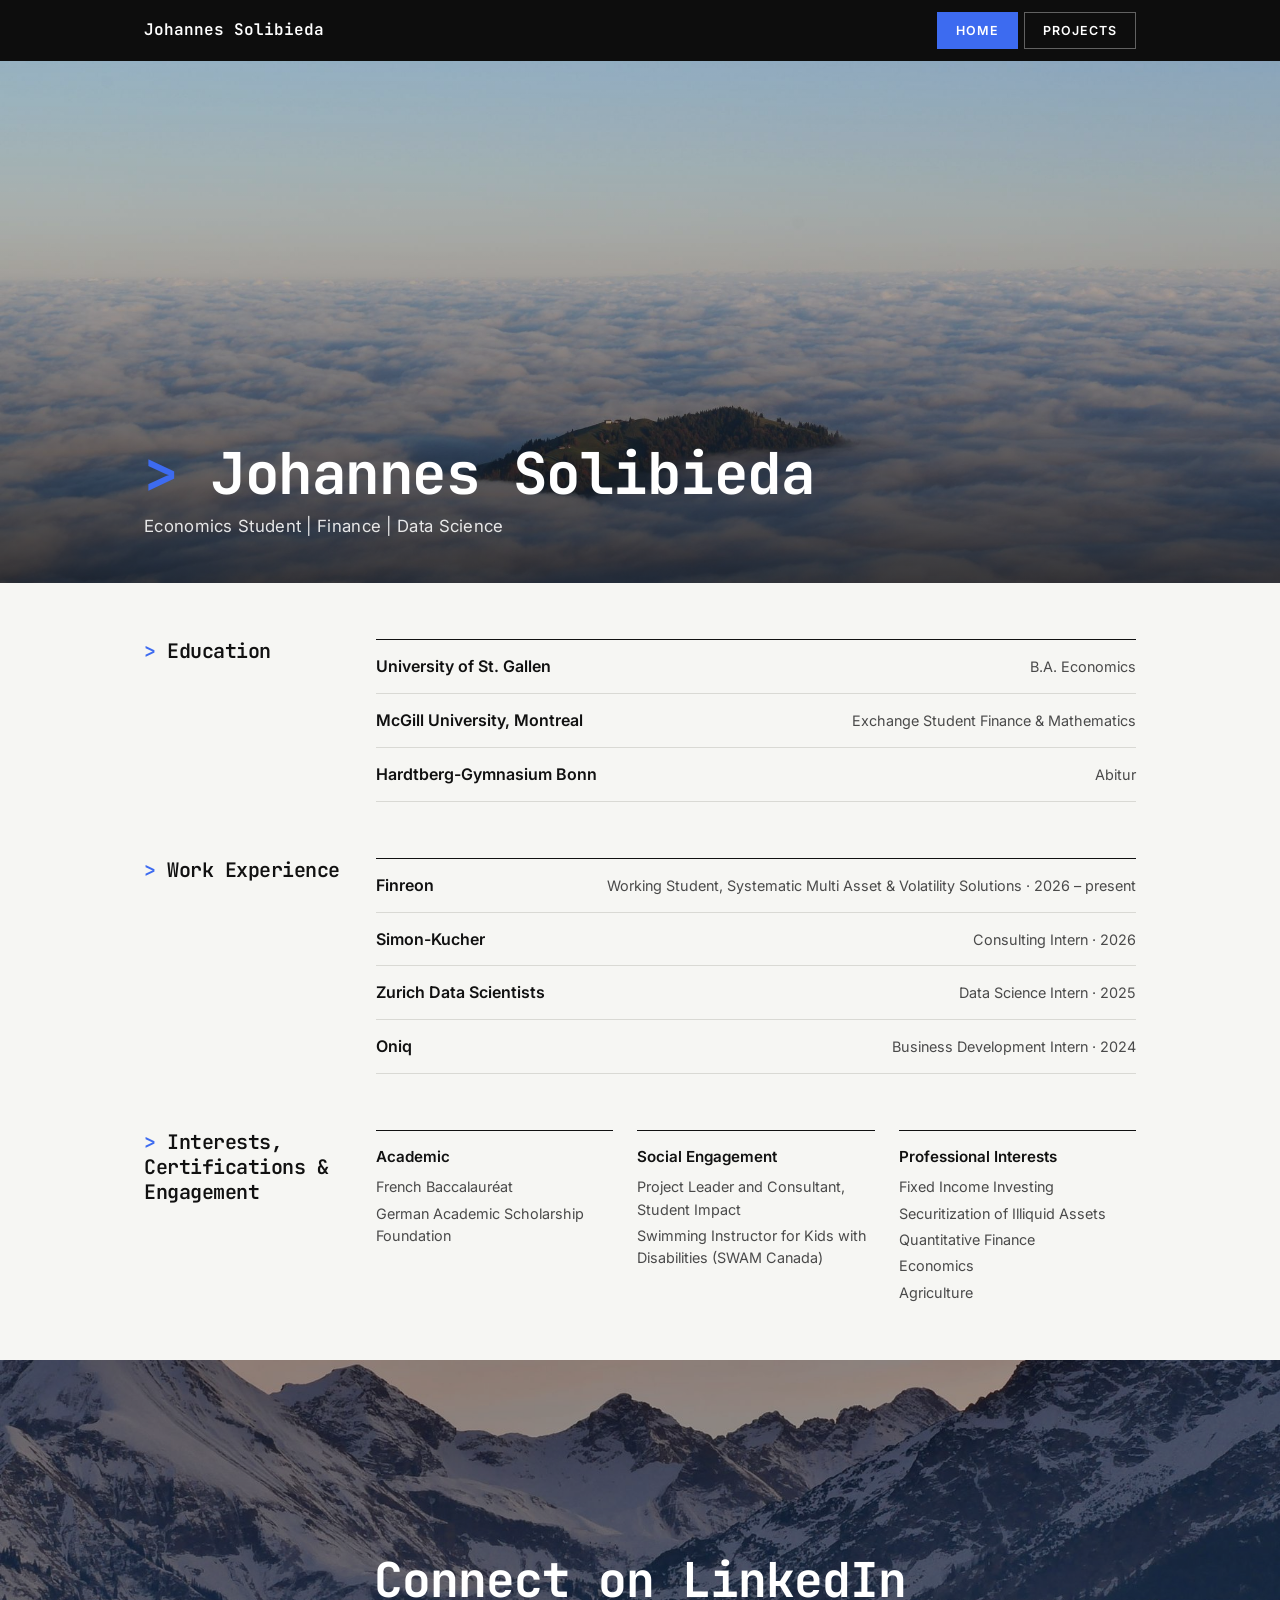
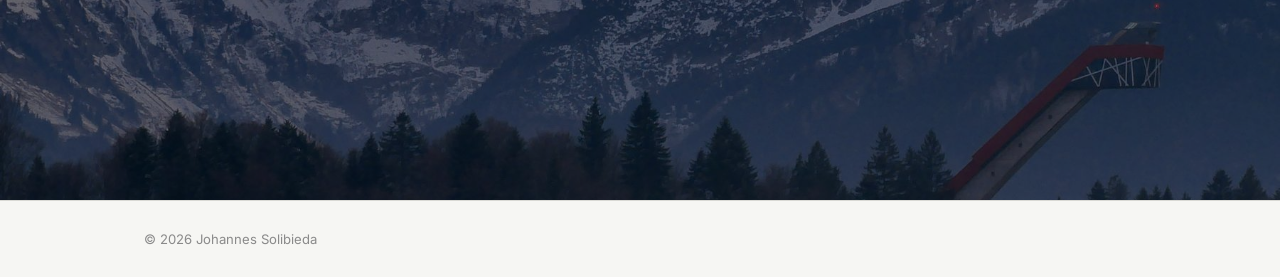
<file: index.html>
<!DOCTYPE html>
<html lang="en">
<head>
    <meta charset="UTF-8">
    <meta name="viewport" content="width=device-width, initial-scale=1.0">
    <title>Johannes Solibieda</title>
    <meta name="description" content="Johannes Solibieda – Economics student at the University of St. Gallen. Finance, data science and quantitative projects.">
    <link rel="preconnect" href="https://fonts.googleapis.com">
    <link rel="preconnect" href="https://fonts.gstatic.com" crossorigin>
    <link href="https://fonts.googleapis.com/css2?family=Inter:wght@400;500;600;700&family=JetBrains+Mono:wght@400;600;700&display=swap" rel="stylesheet">
    <link rel="stylesheet" href="styles.css?v=5">
</head>
<body>
    <!-- Navigation Bar -->
    <nav>
        <div class="nav-container">
            <a href="index.html" class="logo">Johannes Solibieda</a>
            <ul class="nav-links">
                <li><a href="index.html" class="active">HOME</a></li>
                <li><a href="projects.html">PROJECTS</a></li>
            </ul>
        </div>
    </nav>

    <!-- Hero Section -->
    <header class="hero">
        <img src="style-pictures/web/hero-fog.jpg" alt="Mountain peak rising above a sea of clouds" class="hero-image">
        <div class="hero-content">
            <h1 class="hero-title">Johannes Solibieda</h1>
            <p class="hero-subtitle">Economics Student | Finance | Data Science</p>
        </div>
    </header>

    <main>
        <!-- Education -->
        <section class="section">
            <div class="container section-grid">
                <h2 class="section-title">Education</h2>
                <ul class="entry-list">
                    <li class="entry">
                        <span class="entry-title">University of St. Gallen</span>
                        <span class="entry-meta">B.A. Economics</span>
                    </li>
                    <li class="entry">
                        <span class="entry-title">McGill University, Montreal</span>
                        <span class="entry-meta">Exchange Student Finance &amp; Mathematics</span>
                    </li>
                    <li class="entry">
                        <span class="entry-title">Hardtberg-Gymnasium Bonn</span>
                        <span class="entry-meta">Abitur</span>
                    </li>
                </ul>
            </div>
        </section>

        <!-- Work Experience -->
        <section class="section">
            <div class="container section-grid">
                <h2 class="section-title">Work Experience</h2>
                <ul class="entry-list">
                    <li class="entry">
                        <span class="entry-title">Finreon</span>
                        <span class="entry-meta">Working Student, Systematic Multi Asset &amp; Volatility Solutions · 2026 – present</span>
                    </li>
                    <li class="entry">
                        <span class="entry-title">Simon-Kucher</span>
                        <span class="entry-meta">Consulting Intern · 2026</span>
                    </li>
                    <li class="entry">
                        <span class="entry-title">Zurich Data Scientists</span>
                        <span class="entry-meta">Data Science Intern · 2025</span>
                    </li>
                    <li class="entry">
                        <span class="entry-title">Oniq</span>
                        <span class="entry-meta">Business Development Intern · 2024</span>
                    </li>
                </ul>
            </div>
        </section>

        <!-- Interests -->
        <section class="section">
            <div class="container section-grid">
                <h2 class="section-title">Interests, Certifications &amp; Engagement</h2>
                <div class="cards">
                    <div class="card">
                        <h3 class="card-title">Academic</h3>
                        <ul>
                            <li>French Baccalauréat</li>
                            <li>German Academic Scholarship Foundation</li>
                        </ul>
                    </div>
                    <div class="card">
                        <h3 class="card-title">Social Engagement</h3>
                        <ul>
                            <li>Project Leader and Consultant, Student Impact</li>
                            <li>Swimming Instructor for Kids with Disabilities (SWAM Canada)</li>
                        </ul>
                    </div>
                    <div class="card">
                        <h3 class="card-title">Professional Interests</h3>
                        <ul>
                            <li>Fixed Income Investing</li>
                            <li>Securitization of Illiquid Assets</li>
                            <li>Quantitative Finance</li>
                            <li>Economics</li>
                            <li>Agriculture</li>
                        </ul>
                    </div>
                </div>
            </div>
        </section>

        <!-- LinkedIn Banner -->
        <a href="https://www.linkedin.com/in/johannes-solibieda/" target="_blank" rel="noopener" class="linkedin-banner">
            <img src="style-pictures/web/ski-jump-dusk.jpg" alt="Alpine peaks at dusk above a forest" loading="lazy">
            <span class="linkedin-link">Connect on LinkedIn</span>
        </a>
    </main>

    <!-- Footer -->
    <footer>
        <div class="container footer-inner">
            © 2026 Johannes Solibieda
        </div>
    </footer>
</body>
</html>
</file>
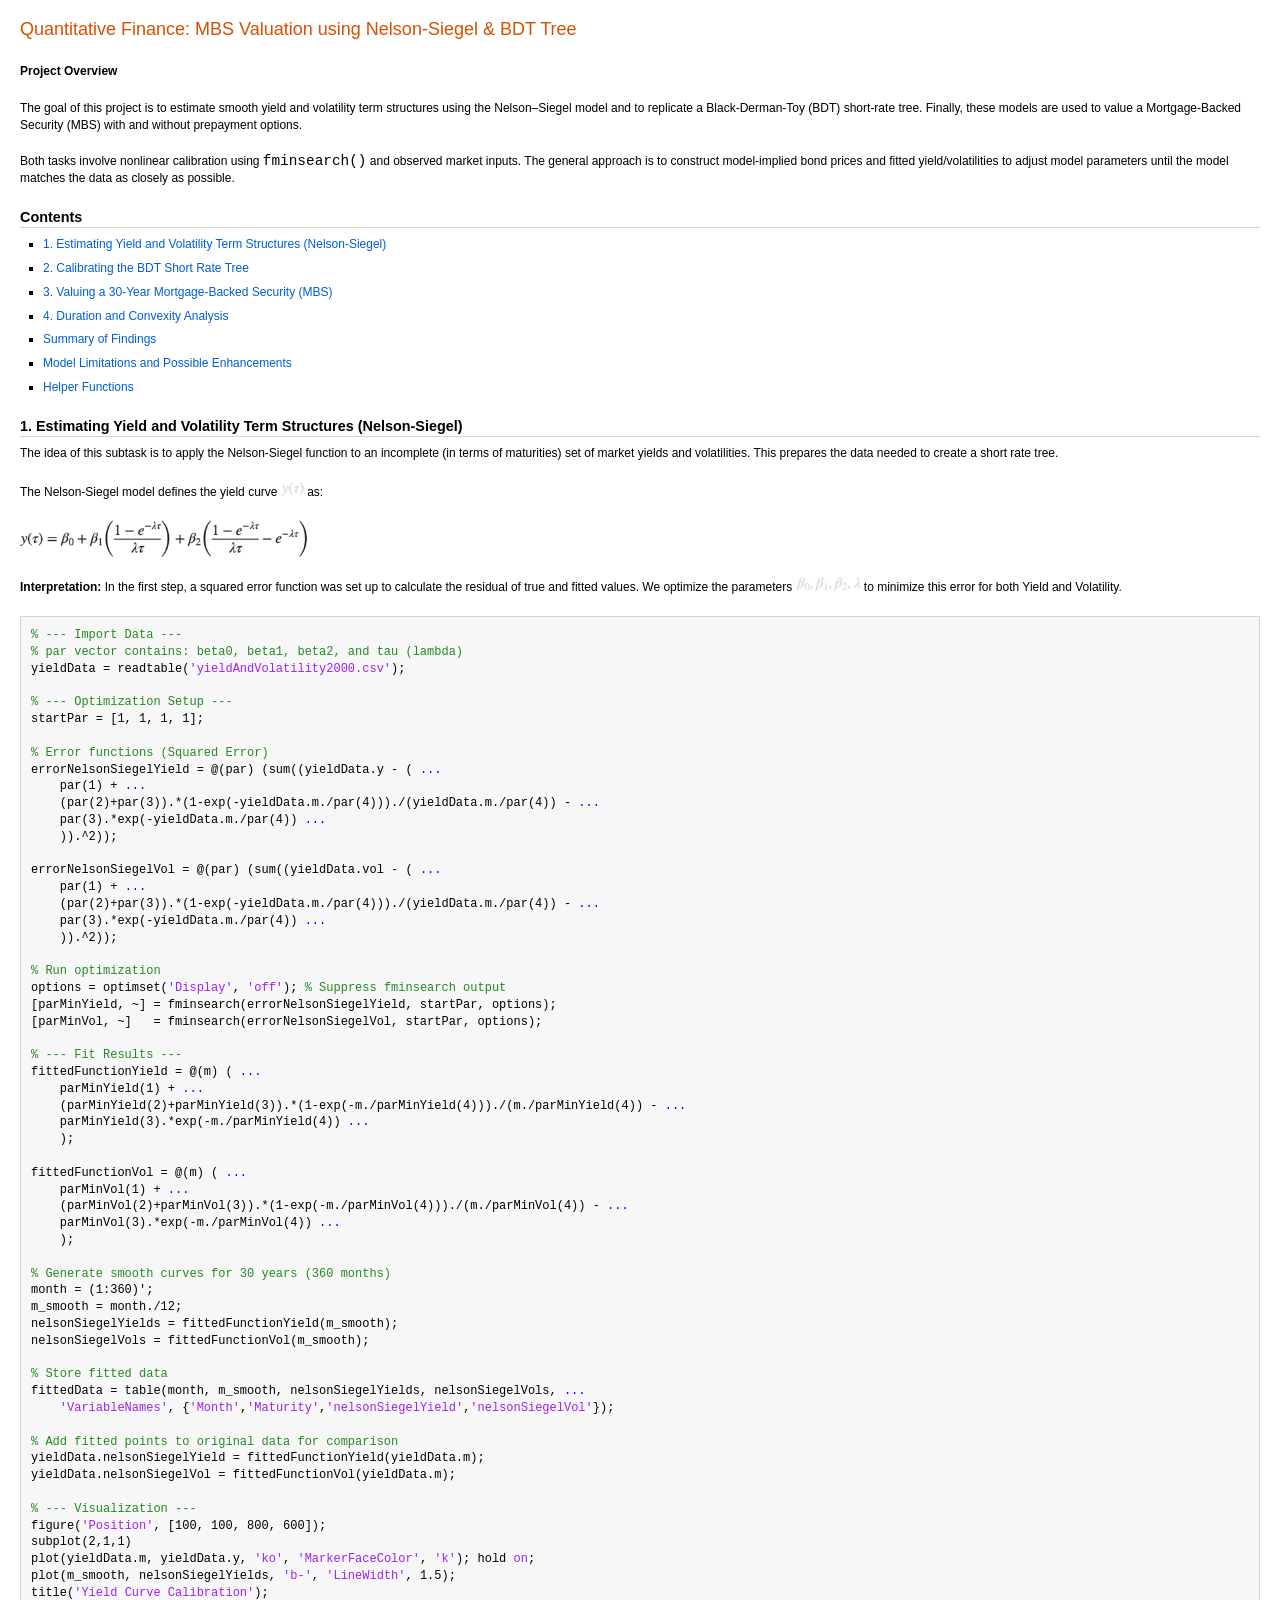
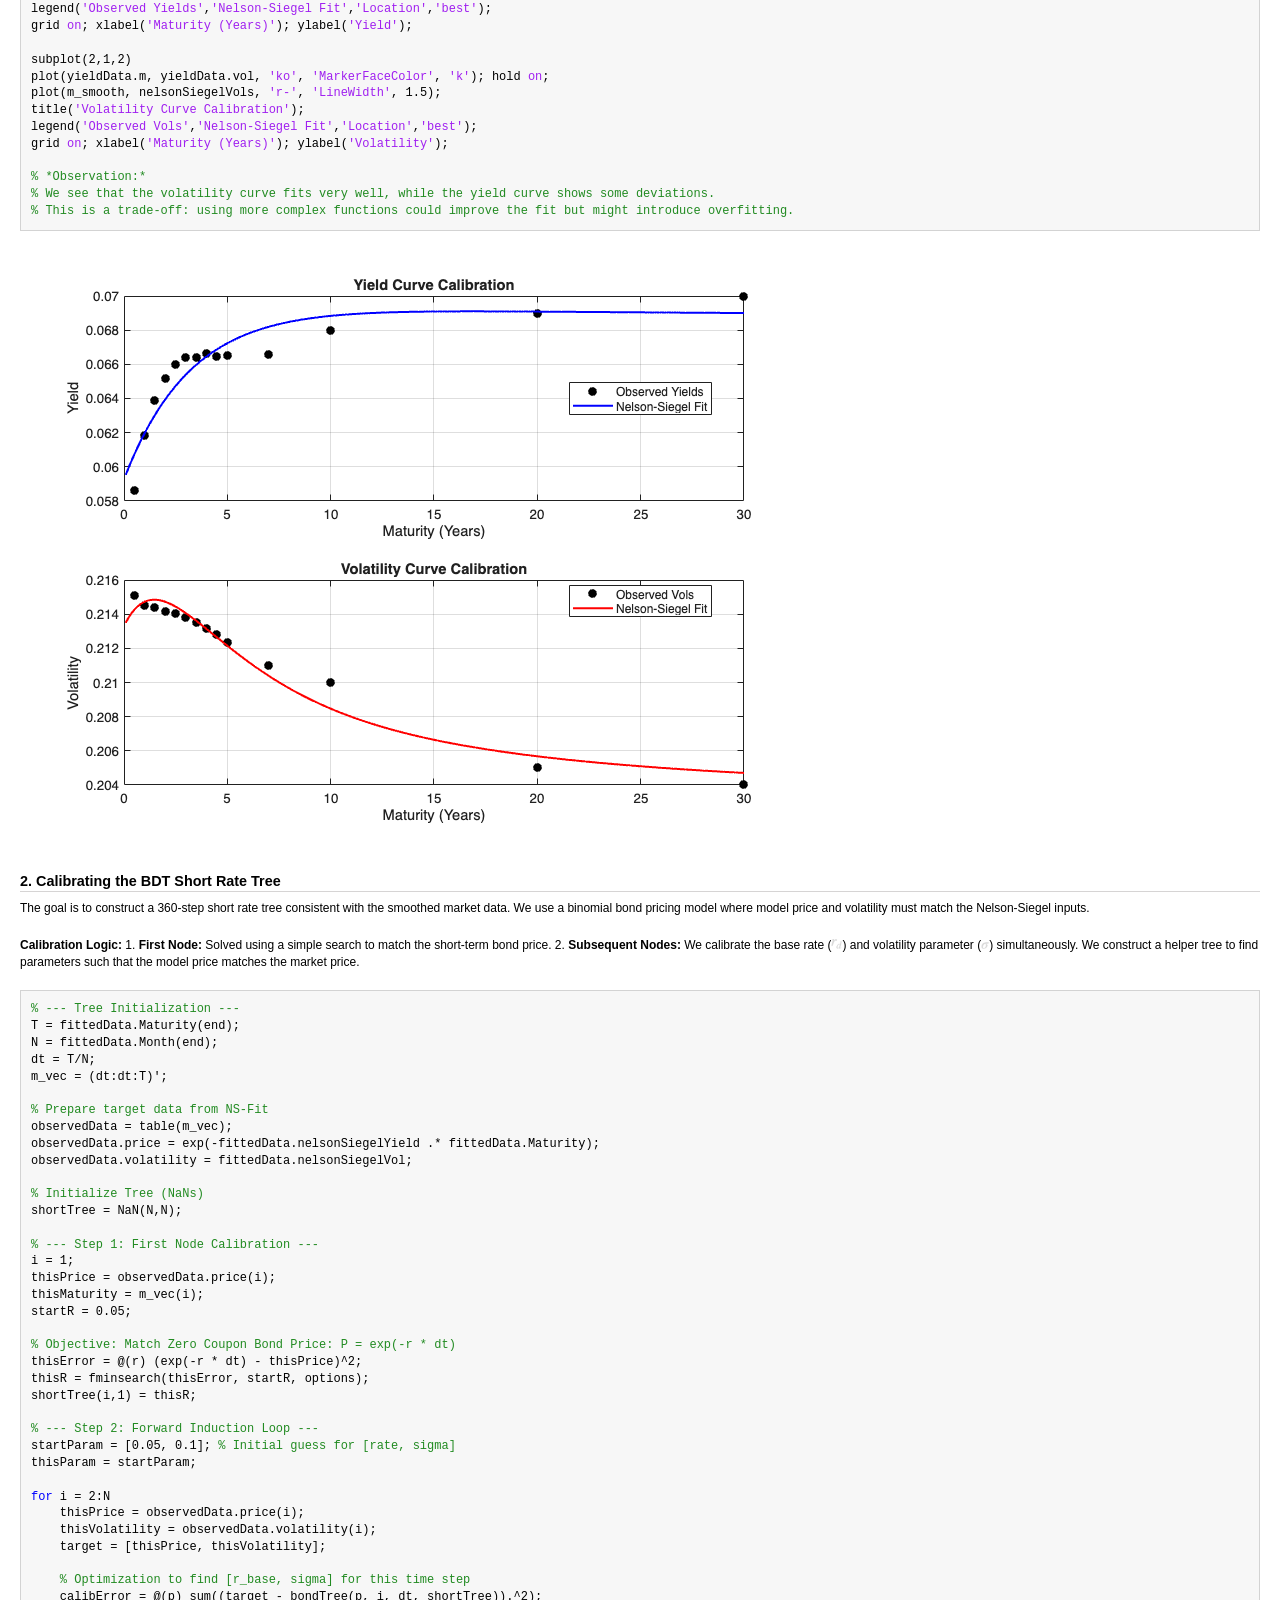
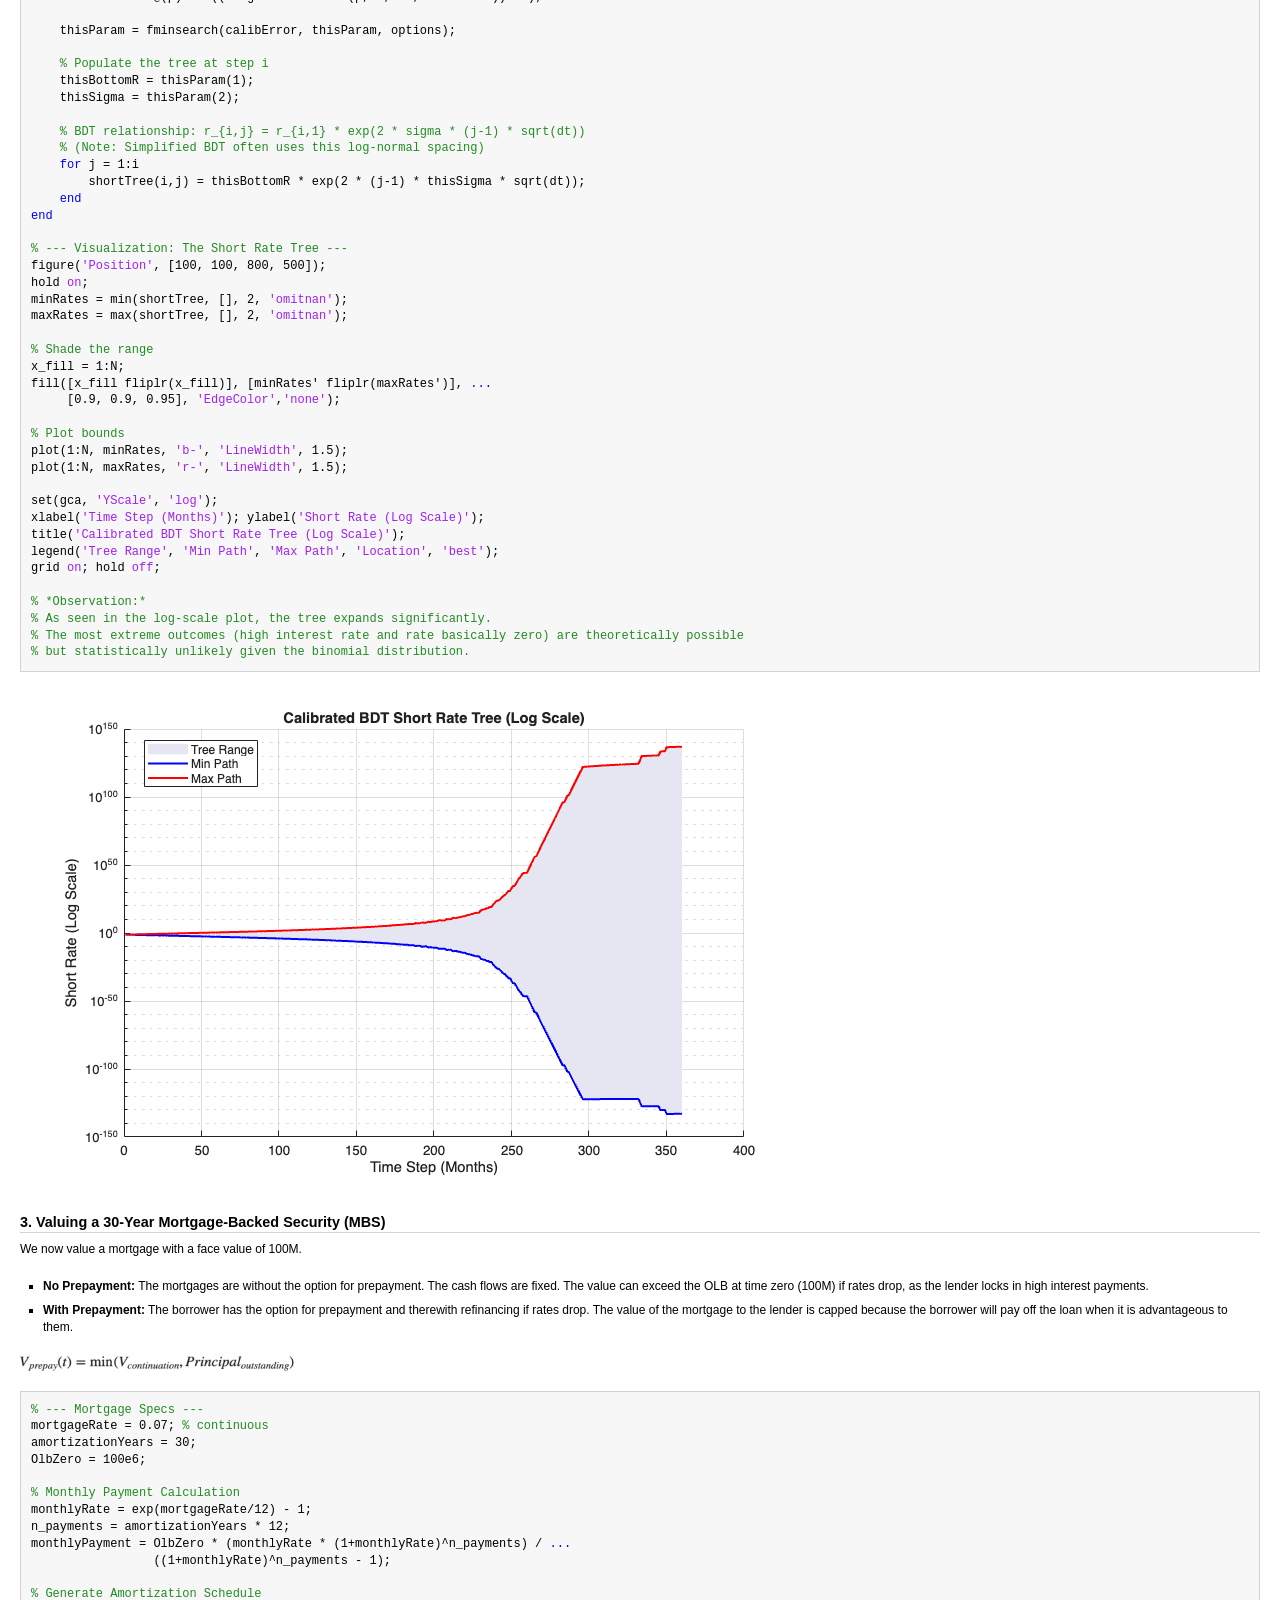
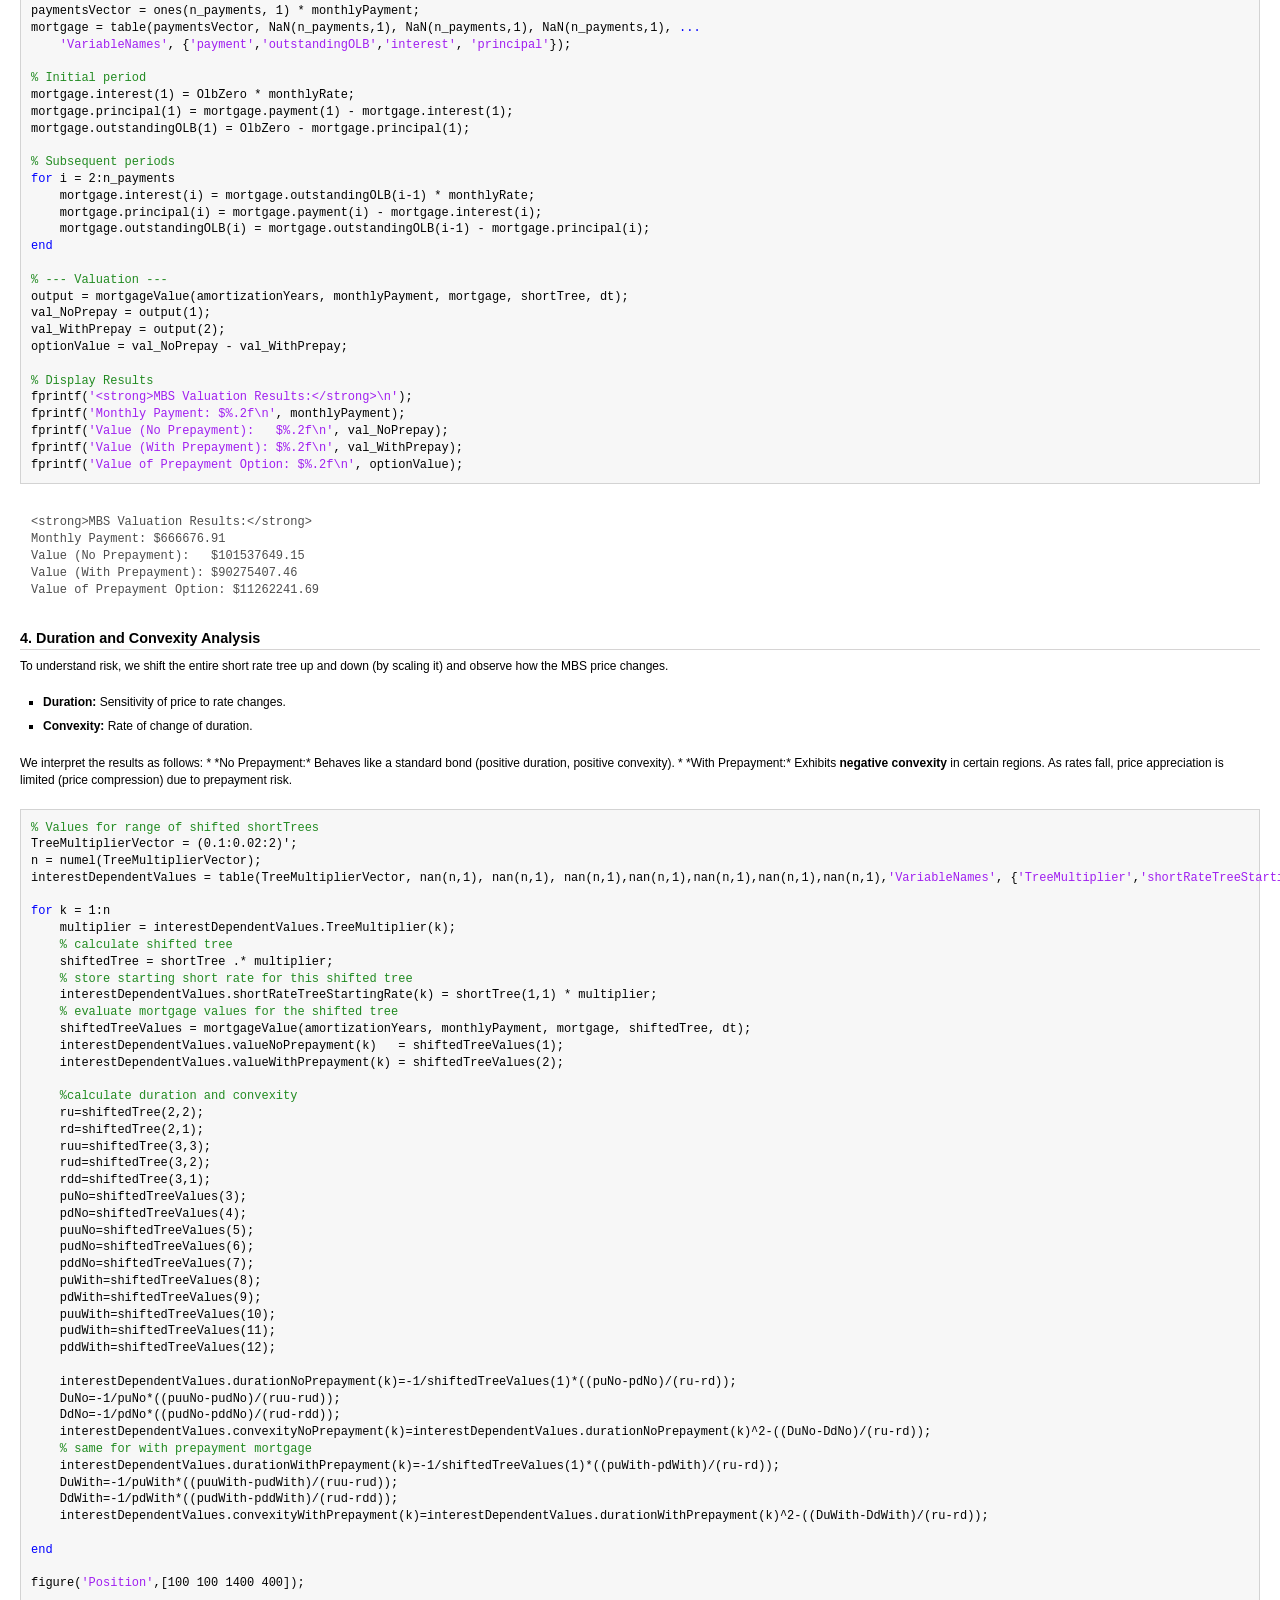
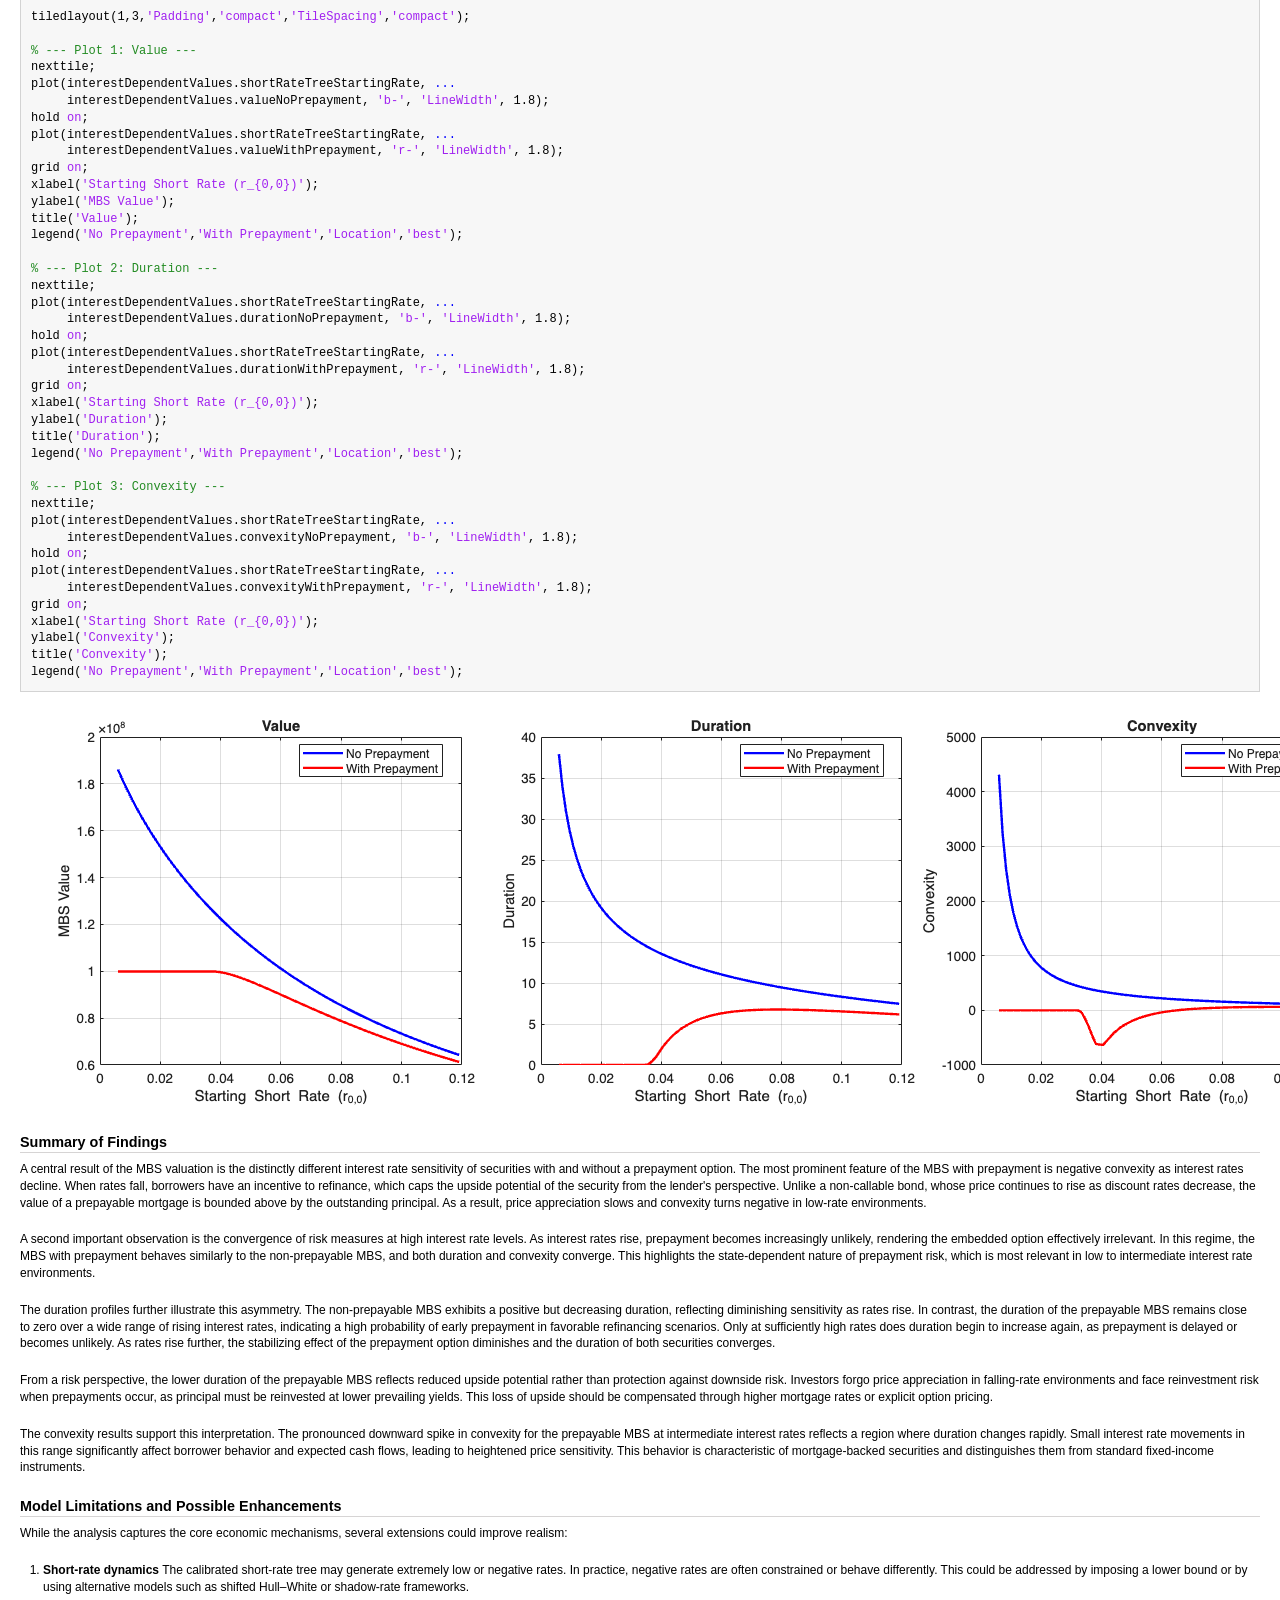
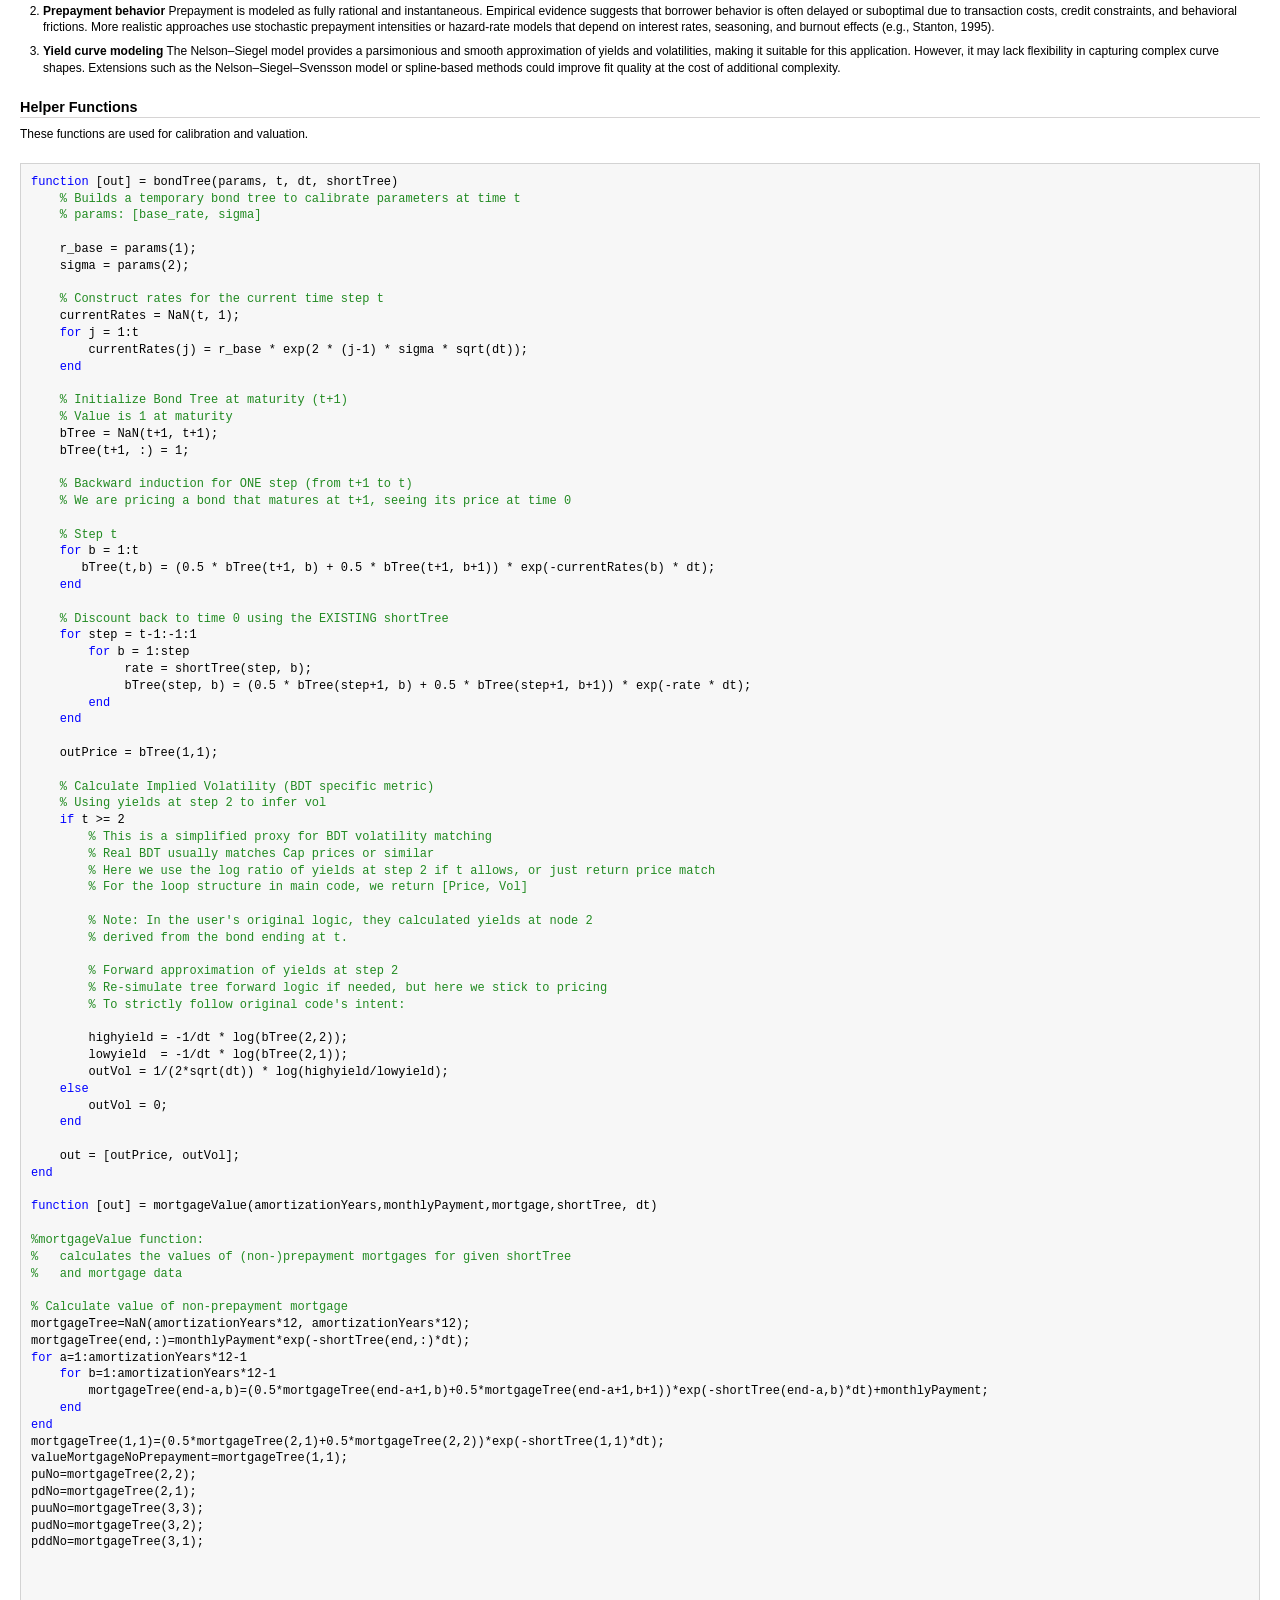
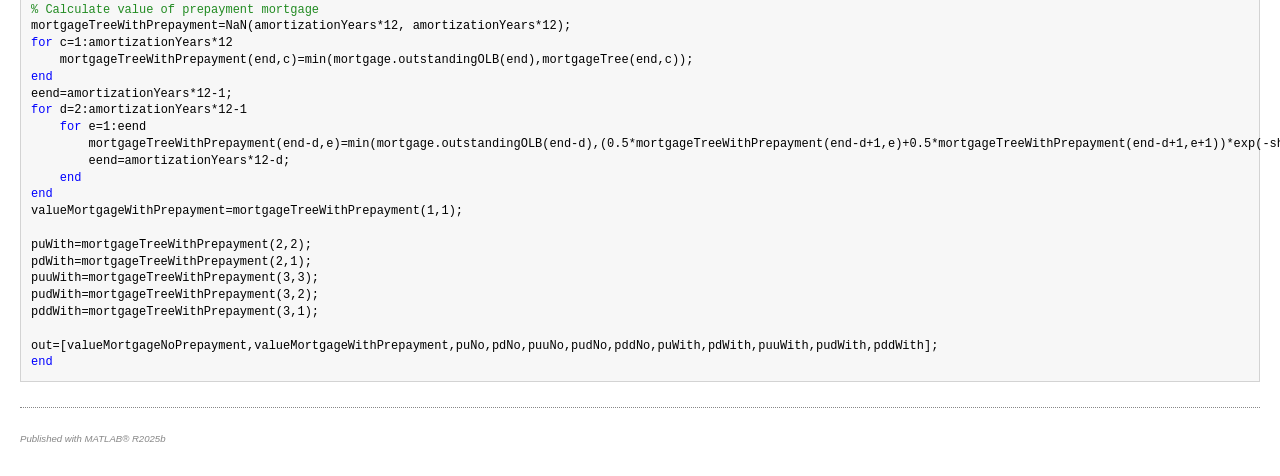
<file: mbs-valuation/index.html>
<!DOCTYPE HTML PUBLIC "-//W3C//DTD HTML 4.01 Transitional//EN">
<html>
<head>
<META http-equiv="Content-Type" content="text/html; charset=UTF-8">
<!--
This HTML was auto-generated from MATLAB code.
To make changes, update the MATLAB code and republish this document.
      -->
<title>Quantitative Finance: MBS Valuation using Nelson-Siegel &amp; BDT Tree</title>
<meta name="generator" content="MATLAB 25.2">
<link rel="schema.DC" href="http://purl.org/dc/elements/1.1/">
<meta name="DC.date" content="2026-01-25">
<meta name="DC.source" content="test1.m">
<style type="text/css">
html,body,div,span,applet,object,iframe,h1,h2,h3,h4,h5,h6,p,blockquote,pre,a,abbr,acronym,address,big,cite,code,del,dfn,em,font,img,ins,kbd,q,s,samp,small,strike,strong,tt,var,b,u,i,center,dl,dt,dd,ol,ul,li,fieldset,form,label,legend,table,caption,tbody,tfoot,thead,tr,th,td{margin:0;padding:0;border:0;outline:0;font-size:100%;vertical-align:baseline;background:transparent}body{line-height:1}ol,ul{list-style:none}blockquote,q{quotes:none}blockquote:before,blockquote:after,q:before,q:after{content:'';content:none}:focus{outine:0}ins{text-decoration:none}del{text-decoration:line-through}table{border-collapse:collapse;border-spacing:0}

html { min-height:100%; margin-bottom:1px; }
html body { height:100%; margin:0px; font-family:Arial, Helvetica, sans-serif; font-size:10px; color:#000; line-height:140%; background:#fff none; overflow-y:scroll; }
html body td { vertical-align:top; text-align:left; }

h1 { padding:0px; margin:0px 0px 25px; font-family:Arial, Helvetica, sans-serif; font-size:1.5em; color:#d55000; line-height:100%; font-weight:normal; }
h2 { padding:0px; margin:0px 0px 8px; font-family:Arial, Helvetica, sans-serif; font-size:1.2em; color:#000; font-weight:bold; line-height:140%; border-bottom:1px solid #d6d4d4; display:block; }
h3 { padding:0px; margin:0px 0px 5px; font-family:Arial, Helvetica, sans-serif; font-size:1.1em; color:#000; font-weight:bold; line-height:140%; }

a { color:#005fce; text-decoration:none; }
a:hover { color:#005fce; text-decoration:underline; }
a:visited { color:#004aa0; text-decoration:none; }

p { padding:0px; margin:0px 0px 20px; }
img { padding:0px; margin:0px 0px 20px; border:none; }
p img, pre img, tt img, li img, h1 img, h2 img { margin-bottom:0px; }

ul { padding:0px; margin:0px 0px 20px 23px; list-style:square; }
ul li { padding:0px; margin:0px 0px 7px 0px; }
ul li ul { padding:5px 0px 0px; margin:0px 0px 7px 23px; }
ul li ol li { list-style:decimal; }
ol { padding:0px; margin:0px 0px 20px 0px; list-style:decimal; }
ol li { padding:0px; margin:0px 0px 7px 23px; list-style-type:decimal; }
ol li ol { padding:5px 0px 0px; margin:0px 0px 7px 0px; }
ol li ol li { list-style-type:lower-alpha; }
ol li ul { padding-top:7px; }
ol li ul li { list-style:square; }

.content { font-size:1.2em; line-height:140%; padding: 20px; }

pre, code { font-size:12px; }
tt { font-size: 1.2em; }
pre { margin:0px 0px 20px; }
pre.codeinput { padding:10px; border:1px solid #d3d3d3; background:#f7f7f7; }
pre.codeoutput { padding:10px 11px; margin:0px 0px 20px; color:#4c4c4c; }
pre.error { color:red; }

@media print { pre.codeinput, pre.codeoutput { word-wrap:break-word; width:100%; } }

span.keyword { color:#0000FF }
span.comment { color:#228B22 }
span.string { color:#A020F0 }
span.untermstring { color:#B20000 }
span.syscmd { color:#B28C00 }
span.typesection { color:#A0522D }

.footer { width:auto; padding:10px 0px; margin:25px 0px 0px; border-top:1px dotted #878787; font-size:0.8em; line-height:140%; font-style:italic; color:#878787; text-align:left; float:none; }
.footer p { margin:0px; }
.footer a { color:#878787; }
.footer a:hover { color:#878787; text-decoration:underline; }
.footer a:visited { color:#878787; }

table th { padding:7px 5px; text-align:left; vertical-align:middle; border: 1px solid #d6d4d4; font-weight:bold; }
table td { padding:7px 5px; text-align:left; vertical-align:top; border:1px solid #d6d4d4; }





  </style>
</head>
<body>
<div class="content">
<h1>Quantitative Finance: MBS Valuation using Nelson-Siegel &amp; BDT Tree</h1>
<!--introduction-->
<p>
<b>Project Overview</b>
</p>
<p>The goal of this project is to estimate smooth yield and volatility term structures using the Nelson&ndash;Siegel model and to replicate a Black-Derman-Toy (BDT) short-rate tree. Finally, these models are used to value a Mortgage-Backed Security (MBS) with and without prepayment options.</p>
<p>Both tasks involve nonlinear calibration using <tt>fminsearch()</tt> and observed market inputs. The general approach is to construct model-implied bond prices and fitted yield/volatilities to adjust model parameters until the model matches the data as closely as possible.</p>
<!--/introduction-->
<h2>Contents</h2>
<div>
<ul>
<li>
<a href="#1">1. Estimating Yield and Volatility Term Structures (Nelson-Siegel)</a>
</li>
<li>
<a href="#2">2. Calibrating the BDT Short Rate Tree</a>
</li>
<li>
<a href="#3">3. Valuing a 30-Year Mortgage-Backed Security (MBS)</a>
</li>
<li>
<a href="#4">4. Duration and Convexity Analysis</a>
</li>
<li>
<a href="#5">Summary of Findings</a>
</li>
<li>
<a href="#6">Model Limitations and Possible Enhancements</a>
</li>
<li>
<a href="#7">Helper Functions</a>
</li>
</ul>
</div>
<h2 id="1">1. Estimating Yield and Volatility Term Structures (Nelson-Siegel)</h2>
<p>The idea of this subtask is to apply the Nelson-Siegel function to an incomplete (in terms of maturities) set of market yields and volatilities. This prepares the data needed to create a short rate tree.</p>
<p>The Nelson-Siegel model defines the yield curve <img src="images/mbs-valuation_eq00384752939285451007.png" alt="$y(\tau)$" style="width:23px;height:14px;"> as:</p>
<p>
<img src="images/mbs-valuation_eq10598821649972864043.png" alt="$y(\tau) = \beta_0 + \beta_1 \left( \frac{1-e^{-\lambda \tau}}{\lambda \tau} \right) + \beta_2 \left( \frac{1-e^{-\lambda \tau}}{\lambda \tau} - e^{-\lambda \tau} \right)$" style="width:287px;height:37px;"></p>
<p>
<b>Interpretation:</b> In the first step, a squared error function was set up to calculate the residual of true and fitted values. We optimize the parameters <img src="images/mbs-valuation_eq08892760791975262576.png" alt="$\beta_0, \beta_1, \beta_2, \lambda$" style="width:65px;height:14px;"> to minimize this error for both Yield and Volatility.</p>
<pre class="codeinput">
<span class="comment">% --- Import Data ---</span>
<span class="comment">% par vector contains: beta0, beta1, beta2, and tau (lambda)</span>
yieldData = readtable(<span class="string">'yieldAndVolatility2000.csv'</span>);

<span class="comment">% --- Optimization Setup ---</span>
startPar = [1, 1, 1, 1];

<span class="comment">% Error functions (Squared Error)</span>
errorNelsonSiegelYield = @(par) (sum((yieldData.y - ( <span class="keyword">...</span>
    par(1) + <span class="keyword">...</span>
    (par(2)+par(3)).*(1-exp(-yieldData.m./par(4)))./(yieldData.m./par(4)) - <span class="keyword">...</span>
    par(3).*exp(-yieldData.m./par(4)) <span class="keyword">...</span>
    )).^2));

errorNelsonSiegelVol = @(par) (sum((yieldData.vol - ( <span class="keyword">...</span>
    par(1) + <span class="keyword">...</span>
    (par(2)+par(3)).*(1-exp(-yieldData.m./par(4)))./(yieldData.m./par(4)) - <span class="keyword">...</span>
    par(3).*exp(-yieldData.m./par(4)) <span class="keyword">...</span>
    )).^2));

<span class="comment">% Run optimization</span>
options = optimset(<span class="string">'Display'</span>, <span class="string">'off'</span>); <span class="comment">% Suppress fminsearch output</span>
[parMinYield, ~] = fminsearch(errorNelsonSiegelYield, startPar, options);
[parMinVol, ~]   = fminsearch(errorNelsonSiegelVol, startPar, options);

<span class="comment">% --- Fit Results ---</span>
fittedFunctionYield = @(m) ( <span class="keyword">...</span>
    parMinYield(1) + <span class="keyword">...</span>
    (parMinYield(2)+parMinYield(3)).*(1-exp(-m./parMinYield(4)))./(m./parMinYield(4)) - <span class="keyword">...</span>
    parMinYield(3).*exp(-m./parMinYield(4)) <span class="keyword">...</span>
    );

fittedFunctionVol = @(m) ( <span class="keyword">...</span>
    parMinVol(1) + <span class="keyword">...</span>
    (parMinVol(2)+parMinVol(3)).*(1-exp(-m./parMinVol(4)))./(m./parMinVol(4)) - <span class="keyword">...</span>
    parMinVol(3).*exp(-m./parMinVol(4)) <span class="keyword">...</span>
    );

<span class="comment">% Generate smooth curves for 30 years (360 months)</span>
month = (1:360)';
m_smooth = month./12;
nelsonSiegelYields = fittedFunctionYield(m_smooth);
nelsonSiegelVols = fittedFunctionVol(m_smooth);

<span class="comment">% Store fitted data</span>
fittedData = table(month, m_smooth, nelsonSiegelYields, nelsonSiegelVols, <span class="keyword">...</span>
    <span class="string">'VariableNames'</span>, {<span class="string">'Month'</span>,<span class="string">'Maturity'</span>,<span class="string">'nelsonSiegelYield'</span>,<span class="string">'nelsonSiegelVol'</span>});

<span class="comment">% Add fitted points to original data for comparison</span>
yieldData.nelsonSiegelYield = fittedFunctionYield(yieldData.m);
yieldData.nelsonSiegelVol = fittedFunctionVol(yieldData.m);

<span class="comment">% --- Visualization ---</span>
figure(<span class="string">'Position'</span>, [100, 100, 800, 600]);
subplot(2,1,1)
plot(yieldData.m, yieldData.y, <span class="string">'ko'</span>, <span class="string">'MarkerFaceColor'</span>, <span class="string">'k'</span>); hold <span class="string">on</span>;
plot(m_smooth, nelsonSiegelYields, <span class="string">'b-'</span>, <span class="string">'LineWidth'</span>, 1.5);
title(<span class="string">'Yield Curve Calibration'</span>);
legend(<span class="string">'Observed Yields'</span>,<span class="string">'Nelson-Siegel Fit'</span>,<span class="string">'Location'</span>,<span class="string">'best'</span>);
grid <span class="string">on</span>; xlabel(<span class="string">'Maturity (Years)'</span>); ylabel(<span class="string">'Yield'</span>);

subplot(2,1,2)
plot(yieldData.m, yieldData.vol, <span class="string">'ko'</span>, <span class="string">'MarkerFaceColor'</span>, <span class="string">'k'</span>); hold <span class="string">on</span>;
plot(m_smooth, nelsonSiegelVols, <span class="string">'r-'</span>, <span class="string">'LineWidth'</span>, 1.5);
title(<span class="string">'Volatility Curve Calibration'</span>);
legend(<span class="string">'Observed Vols'</span>,<span class="string">'Nelson-Siegel Fit'</span>,<span class="string">'Location'</span>,<span class="string">'best'</span>);
grid <span class="string">on</span>; xlabel(<span class="string">'Maturity (Years)'</span>); ylabel(<span class="string">'Volatility'</span>);

<span class="comment">% *Observation:*</span>
<span class="comment">% We see that the volatility curve fits very well, while the yield curve shows some deviations.</span>
<span class="comment">% This is a trade-off: using more complex functions could improve the fit but might introduce overfitting.</span>
</pre>
<img vspace="5" hspace="5" src="images/mbs-valuation_01.png" alt=""> <h2 id="2">2. Calibrating the BDT Short Rate Tree</h2>
<p>The goal is to construct a 360-step short rate tree consistent with the smoothed market data. We use a binomial bond pricing model where model price and volatility must match the Nelson-Siegel inputs.</p>
<p>
<b>Calibration Logic:</b> 1. <b>First Node:</b> Solved using a simple search to match the short-term bond price. 2. <b>Subsequent Nodes:</b> We calibrate the base rate (<img src="images/mbs-valuation_eq13826276409893519087.png" alt="$r_{d}$" style="width:11px;height:10px;">) and volatility parameter (<img src="images/mbs-valuation_eq09992033592989221171.png" alt="$\sigma$" style="width:8px;height:7px;">) simultaneously. We construct a helper tree to find parameters such that the model price matches the market price.</p>
<pre class="codeinput">
<span class="comment">% --- Tree Initialization ---</span>
T = fittedData.Maturity(end);
N = fittedData.Month(end);
dt = T/N;
m_vec = (dt:dt:T)';

<span class="comment">% Prepare target data from NS-Fit</span>
observedData = table(m_vec);
observedData.price = exp(-fittedData.nelsonSiegelYield .* fittedData.Maturity);
observedData.volatility = fittedData.nelsonSiegelVol;

<span class="comment">% Initialize Tree (NaNs)</span>
shortTree = NaN(N,N);

<span class="comment">% --- Step 1: First Node Calibration ---</span>
i = 1;
thisPrice = observedData.price(i);
thisMaturity = m_vec(i);
startR = 0.05;

<span class="comment">% Objective: Match Zero Coupon Bond Price: P = exp(-r * dt)</span>
thisError = @(r) (exp(-r * dt) - thisPrice)^2;
thisR = fminsearch(thisError, startR, options);
shortTree(i,1) = thisR;

<span class="comment">% --- Step 2: Forward Induction Loop ---</span>
startParam = [0.05, 0.1]; <span class="comment">% Initial guess for [rate, sigma]</span>
thisParam = startParam;

<span class="keyword">for</span> i = 2:N
    thisPrice = observedData.price(i);
    thisVolatility = observedData.volatility(i);
    target = [thisPrice, thisVolatility];

    <span class="comment">% Optimization to find [r_base, sigma] for this time step</span>
    calibError = @(p) sum((target - bondTree(p, i, dt, shortTree)).^2);

    thisParam = fminsearch(calibError, thisParam, options);

    <span class="comment">% Populate the tree at step i</span>
    thisBottomR = thisParam(1);
    thisSigma = thisParam(2);

    <span class="comment">% BDT relationship: r_{i,j} = r_{i,1} * exp(2 * sigma * (j-1) * sqrt(dt))</span>
    <span class="comment">% (Note: Simplified BDT often uses this log-normal spacing)</span>
    <span class="keyword">for</span> j = 1:i
        shortTree(i,j) = thisBottomR * exp(2 * (j-1) * thisSigma * sqrt(dt));
    <span class="keyword">end</span>
<span class="keyword">end</span>

<span class="comment">% --- Visualization: The Short Rate Tree ---</span>
figure(<span class="string">'Position'</span>, [100, 100, 800, 500]);
hold <span class="string">on</span>;
minRates = min(shortTree, [], 2, <span class="string">'omitnan'</span>);
maxRates = max(shortTree, [], 2, <span class="string">'omitnan'</span>);

<span class="comment">% Shade the range</span>
x_fill = 1:N;
fill([x_fill fliplr(x_fill)], [minRates' fliplr(maxRates')], <span class="keyword">...</span>
     [0.9, 0.9, 0.95], <span class="string">'EdgeColor'</span>,<span class="string">'none'</span>);

<span class="comment">% Plot bounds</span>
plot(1:N, minRates, <span class="string">'b-'</span>, <span class="string">'LineWidth'</span>, 1.5);
plot(1:N, maxRates, <span class="string">'r-'</span>, <span class="string">'LineWidth'</span>, 1.5);

set(gca, <span class="string">'YScale'</span>, <span class="string">'log'</span>);
xlabel(<span class="string">'Time Step (Months)'</span>); ylabel(<span class="string">'Short Rate (Log Scale)'</span>);
title(<span class="string">'Calibrated BDT Short Rate Tree (Log Scale)'</span>);
legend(<span class="string">'Tree Range'</span>, <span class="string">'Min Path'</span>, <span class="string">'Max Path'</span>, <span class="string">'Location'</span>, <span class="string">'best'</span>);
grid <span class="string">on</span>; hold <span class="string">off</span>;

<span class="comment">% *Observation:*</span>
<span class="comment">% As seen in the log-scale plot, the tree expands significantly.</span>
<span class="comment">% The most extreme outcomes (high interest rate and rate basically zero) are theoretically possible</span>
<span class="comment">% but statistically unlikely given the binomial distribution.</span>
</pre>
<img vspace="5" hspace="5" src="images/mbs-valuation_02.png" alt=""> <h2 id="3">3. Valuing a 30-Year Mortgage-Backed Security (MBS)</h2>
<p>We now value a mortgage with a face value of 100M.</p>
<div>
<ul>
<li>
<b>No Prepayment:</b> The mortgages are without the option for prepayment. The cash flows are fixed. The value can exceed the OLB at time zero (100M) if rates drop, as the lender locks in high interest payments.</li>
<li>
<b>With Prepayment:</b> The borrower has the option for prepayment and therewith refinancing if rates drop. The value of the mortgage to the lender is capped because the borrower will pay off the loan when it is advantageous to them.</li>
</ul>
</div>
<p>
<img src="images/mbs-valuation_eq09317544988425735217.png" alt="$$V_{prepay}(t) = \min( V_{continuation}, Principal_{outstanding})$$" style="width:274px;height:15px;"></p>
<pre class="codeinput">
<span class="comment">% --- Mortgage Specs ---</span>
mortgageRate = 0.07; <span class="comment">% continuous</span>
amortizationYears = 30;
OlbZero = 100e6;

<span class="comment">% Monthly Payment Calculation</span>
monthlyRate = exp(mortgageRate/12) - 1;
n_payments = amortizationYears * 12;
monthlyPayment = OlbZero * (monthlyRate * (1+monthlyRate)^n_payments) / <span class="keyword">...</span>
                 ((1+monthlyRate)^n_payments - 1);

<span class="comment">% Generate Amortization Schedule</span>
paymentsVector = ones(n_payments, 1) * monthlyPayment;
mortgage = table(paymentsVector, NaN(n_payments,1), NaN(n_payments,1), NaN(n_payments,1), <span class="keyword">...</span>
    <span class="string">'VariableNames'</span>, {<span class="string">'payment'</span>,<span class="string">'outstandingOLB'</span>,<span class="string">'interest'</span>, <span class="string">'principal'</span>});

<span class="comment">% Initial period</span>
mortgage.interest(1) = OlbZero * monthlyRate;
mortgage.principal(1) = mortgage.payment(1) - mortgage.interest(1);
mortgage.outstandingOLB(1) = OlbZero - mortgage.principal(1);

<span class="comment">% Subsequent periods</span>
<span class="keyword">for</span> i = 2:n_payments
    mortgage.interest(i) = mortgage.outstandingOLB(i-1) * monthlyRate;
    mortgage.principal(i) = mortgage.payment(i) - mortgage.interest(i);
    mortgage.outstandingOLB(i) = mortgage.outstandingOLB(i-1) - mortgage.principal(i);
<span class="keyword">end</span>

<span class="comment">% --- Valuation ---</span>
output = mortgageValue(amortizationYears, monthlyPayment, mortgage, shortTree, dt);
val_NoPrepay = output(1);
val_WithPrepay = output(2);
optionValue = val_NoPrepay - val_WithPrepay;

<span class="comment">% Display Results</span>
fprintf(<span class="string">'&lt;strong&gt;MBS Valuation Results:&lt;/strong&gt;\n'</span>);
fprintf(<span class="string">'Monthly Payment: $%.2f\n'</span>, monthlyPayment);
fprintf(<span class="string">'Value (No Prepayment):   $%.2f\n'</span>, val_NoPrepay);
fprintf(<span class="string">'Value (With Prepayment): $%.2f\n'</span>, val_WithPrepay);
fprintf(<span class="string">'Value of Prepayment Option: $%.2f\n'</span>, optionValue);
</pre>
<pre class="codeoutput">&lt;strong&gt;MBS Valuation Results:&lt;/strong&gt;
Monthly Payment: $666676.91
Value (No Prepayment):   $101537649.15
Value (With Prepayment): $90275407.46
Value of Prepayment Option: $11262241.69
</pre>
<h2 id="4">4. Duration and Convexity Analysis</h2>
<p>To understand risk, we shift the entire short rate tree up and down (by scaling it) and observe how the MBS price changes.</p>
<div>
<ul>
<li>
<b>Duration:</b> Sensitivity of price to rate changes.</li>
<li>
<b>Convexity:</b> Rate of change of duration.</li>
</ul>
</div>
<p>We interpret the results as follows: * *No Prepayment:* Behaves like a standard bond (positive duration, positive convexity). * *With Prepayment:* Exhibits <b>negative convexity</b> in certain regions. As rates fall, price appreciation is limited (price compression) due to prepayment risk.</p>
<pre class="codeinput">
<span class="comment">% Values for range of shifted shortTrees</span>
TreeMultiplierVector = (0.1:0.02:2)';
n = numel(TreeMultiplierVector);
interestDependentValues = table(TreeMultiplierVector, nan(n,1), nan(n,1), nan(n,1),nan(n,1),nan(n,1),nan(n,1),nan(n,1),<span class="string">'VariableNames'</span>, {<span class="string">'TreeMultiplier'</span>,<span class="string">'shortRateTreeStartingRate'</span>,<span class="string">'valueNoPrepayment'</span>,<span class="string">'valueWithPrepayment'</span>,<span class="string">'durationNoPrepayment'</span>,<span class="string">'durationWithPrepayment'</span>,<span class="string">'convexityNoPrepayment'</span>,<span class="string">'convexityWithPrepayment'</span>});

<span class="keyword">for</span> k = 1:n
    multiplier = interestDependentValues.TreeMultiplier(k);
    <span class="comment">% calculate shifted tree</span>
    shiftedTree = shortTree .* multiplier;
    <span class="comment">% store starting short rate for this shifted tree</span>
    interestDependentValues.shortRateTreeStartingRate(k) = shortTree(1,1) * multiplier;
    <span class="comment">% evaluate mortgage values for the shifted tree</span>
    shiftedTreeValues = mortgageValue(amortizationYears, monthlyPayment, mortgage, shiftedTree, dt);
    interestDependentValues.valueNoPrepayment(k)   = shiftedTreeValues(1);
    interestDependentValues.valueWithPrepayment(k) = shiftedTreeValues(2);

    <span class="comment">%calculate duration and convexity</span>
    ru=shiftedTree(2,2);
    rd=shiftedTree(2,1);
    ruu=shiftedTree(3,3);
    rud=shiftedTree(3,2);
    rdd=shiftedTree(3,1);
    puNo=shiftedTreeValues(3);
    pdNo=shiftedTreeValues(4);
    puuNo=shiftedTreeValues(5);
    pudNo=shiftedTreeValues(6);
    pddNo=shiftedTreeValues(7);
    puWith=shiftedTreeValues(8);
    pdWith=shiftedTreeValues(9);
    puuWith=shiftedTreeValues(10);
    pudWith=shiftedTreeValues(11);
    pddWith=shiftedTreeValues(12);

    interestDependentValues.durationNoPrepayment(k)=-1/shiftedTreeValues(1)*((puNo-pdNo)/(ru-rd));
    DuNo=-1/puNo*((puuNo-pudNo)/(ruu-rud));
    DdNo=-1/pdNo*((pudNo-pddNo)/(rud-rdd));
    interestDependentValues.convexityNoPrepayment(k)=interestDependentValues.durationNoPrepayment(k)^2-((DuNo-DdNo)/(ru-rd));
    <span class="comment">% same for with prepayment mortgage</span>
    interestDependentValues.durationWithPrepayment(k)=-1/shiftedTreeValues(1)*((puWith-pdWith)/(ru-rd));
    DuWith=-1/puWith*((puuWith-pudWith)/(ruu-rud));
    DdWith=-1/pdWith*((pudWith-pddWith)/(rud-rdd));
    interestDependentValues.convexityWithPrepayment(k)=interestDependentValues.durationWithPrepayment(k)^2-((DuWith-DdWith)/(ru-rd));

<span class="keyword">end</span>

figure(<span class="string">'Position'</span>,[100 100 1400 400]);

tiledlayout(1,3,<span class="string">'Padding'</span>,<span class="string">'compact'</span>,<span class="string">'TileSpacing'</span>,<span class="string">'compact'</span>);

<span class="comment">% --- Plot 1: Value ---</span>
nexttile;
plot(interestDependentValues.shortRateTreeStartingRate, <span class="keyword">...</span>
     interestDependentValues.valueNoPrepayment, <span class="string">'b-'</span>, <span class="string">'LineWidth'</span>, 1.8);
hold <span class="string">on</span>;
plot(interestDependentValues.shortRateTreeStartingRate, <span class="keyword">...</span>
     interestDependentValues.valueWithPrepayment, <span class="string">'r-'</span>, <span class="string">'LineWidth'</span>, 1.8);
grid <span class="string">on</span>;
xlabel(<span class="string">'Starting Short Rate (r_{0,0})'</span>);
ylabel(<span class="string">'MBS Value'</span>);
title(<span class="string">'Value'</span>);
legend(<span class="string">'No Prepayment'</span>,<span class="string">'With Prepayment'</span>,<span class="string">'Location'</span>,<span class="string">'best'</span>);

<span class="comment">% --- Plot 2: Duration ---</span>
nexttile;
plot(interestDependentValues.shortRateTreeStartingRate, <span class="keyword">...</span>
     interestDependentValues.durationNoPrepayment, <span class="string">'b-'</span>, <span class="string">'LineWidth'</span>, 1.8);
hold <span class="string">on</span>;
plot(interestDependentValues.shortRateTreeStartingRate, <span class="keyword">...</span>
     interestDependentValues.durationWithPrepayment, <span class="string">'r-'</span>, <span class="string">'LineWidth'</span>, 1.8);
grid <span class="string">on</span>;
xlabel(<span class="string">'Starting Short Rate (r_{0,0})'</span>);
ylabel(<span class="string">'Duration'</span>);
title(<span class="string">'Duration'</span>);
legend(<span class="string">'No Prepayment'</span>,<span class="string">'With Prepayment'</span>,<span class="string">'Location'</span>,<span class="string">'best'</span>);

<span class="comment">% --- Plot 3: Convexity ---</span>
nexttile;
plot(interestDependentValues.shortRateTreeStartingRate, <span class="keyword">...</span>
     interestDependentValues.convexityNoPrepayment, <span class="string">'b-'</span>, <span class="string">'LineWidth'</span>, 1.8);
hold <span class="string">on</span>;
plot(interestDependentValues.shortRateTreeStartingRate, <span class="keyword">...</span>
     interestDependentValues.convexityWithPrepayment, <span class="string">'r-'</span>, <span class="string">'LineWidth'</span>, 1.8);
grid <span class="string">on</span>;
xlabel(<span class="string">'Starting Short Rate (r_{0,0})'</span>);
ylabel(<span class="string">'Convexity'</span>);
title(<span class="string">'Convexity'</span>);
legend(<span class="string">'No Prepayment'</span>,<span class="string">'With Prepayment'</span>,<span class="string">'Location'</span>,<span class="string">'best'</span>);
</pre>
<img vspace="5" hspace="5" src="images/mbs-valuation_03.png" alt=""> <h2 id="5">Summary of Findings</h2>
<p>A central result of the MBS valuation is the distinctly different interest rate sensitivity of securities with and without a prepayment option. The most prominent feature of the MBS with prepayment is negative convexity as interest rates decline. When rates fall, borrowers have an incentive to refinance, which caps the upside potential of the security from the lender's perspective. Unlike a non-callable bond, whose price continues to rise as discount rates decrease, the value of a prepayable mortgage is bounded above by the outstanding principal. As a result, price appreciation slows and convexity turns negative in low-rate environments.</p>
<p>A second important observation is the convergence of risk measures at high interest rate levels. As interest rates rise, prepayment becomes increasingly unlikely, rendering the embedded option effectively irrelevant. In this regime, the MBS with prepayment behaves similarly to the non-prepayable MBS, and both duration and convexity converge. This highlights the state-dependent nature of prepayment risk, which is most relevant in low to intermediate interest rate environments.</p>
<p>The duration profiles further illustrate this asymmetry. The non-prepayable MBS exhibits a positive but decreasing duration, reflecting diminishing sensitivity as rates rise. In contrast, the duration of the prepayable MBS remains close to zero over a wide range of rising interest rates, indicating a high probability of early prepayment in favorable refinancing scenarios. Only at sufficiently high rates does duration begin to increase again, as prepayment is delayed or becomes unlikely. As rates rise further, the stabilizing effect of the prepayment option diminishes and the duration of both securities converges.</p>
<p>From a risk perspective, the lower duration of the prepayable MBS reflects reduced upside potential rather than protection against downside risk. Investors forgo price appreciation in falling-rate environments and face reinvestment risk when prepayments occur, as principal must be reinvested at lower prevailing yields. This loss of upside should be compensated through higher mortgage rates or explicit option pricing.</p>
<p>The convexity results support this interpretation. The pronounced downward spike in convexity for the prepayable MBS at intermediate interest rates reflects a region where duration changes rapidly. Small interest rate movements in this range significantly affect borrower behavior and expected cash flows, leading to heightened price sensitivity. This behavior is characteristic of mortgage-backed securities and distinguishes them from standard fixed-income instruments.</p>
<h2 id="6">Model Limitations and Possible Enhancements</h2>
<p>While the analysis captures the core economic mechanisms, several extensions could improve realism:</p>
<div>
<ol>
<li>
<b>Short-rate dynamics</b> The calibrated short-rate tree may generate extremely low or negative rates. In practice, negative rates are often constrained or behave differently. This could be addressed by imposing a lower bound or by using alternative models such as shifted Hull&ndash;White or shadow-rate frameworks.</li>
<li>
<b>Prepayment behavior</b> Prepayment is modeled as fully rational and instantaneous. Empirical evidence suggests that borrower behavior is often delayed or suboptimal due to transaction costs, credit constraints, and behavioral frictions. More realistic approaches use stochastic prepayment intensities or hazard-rate models that depend on interest rates, seasoning, and burnout effects (e.g., Stanton, 1995).</li>
<li>
<b>Yield curve modeling</b> The Nelson&ndash;Siegel model provides a parsimonious and smooth approximation of yields and volatilities, making it suitable for this application. However, it may lack flexibility in capturing complex curve shapes. Extensions such as the Nelson&ndash;Siegel&ndash;Svensson model or spline-based methods could improve fit quality at the cost of additional complexity.</li>
</ol>
</div>
<h2 id="7">Helper Functions</h2>
<p>These functions are used for calibration and valuation.</p>
<pre class="codeinput">
<span class="keyword">function</span> [out] = bondTree(params, t, dt, shortTree)
    <span class="comment">% Builds a temporary bond tree to calibrate parameters at time t</span>
    <span class="comment">% params: [base_rate, sigma]</span>

    r_base = params(1);
    sigma = params(2);

    <span class="comment">% Construct rates for the current time step t</span>
    currentRates = NaN(t, 1);
    <span class="keyword">for</span> j = 1:t
        currentRates(j) = r_base * exp(2 * (j-1) * sigma * sqrt(dt));
    <span class="keyword">end</span>

    <span class="comment">% Initialize Bond Tree at maturity (t+1)</span>
    <span class="comment">% Value is 1 at maturity</span>
    bTree = NaN(t+1, t+1);
    bTree(t+1, :) = 1;

    <span class="comment">% Backward induction for ONE step (from t+1 to t)</span>
    <span class="comment">% We are pricing a bond that matures at t+1, seeing its price at time 0</span>

    <span class="comment">% Step t</span>
    <span class="keyword">for</span> b = 1:t
       bTree(t,b) = (0.5 * bTree(t+1, b) + 0.5 * bTree(t+1, b+1)) * exp(-currentRates(b) * dt);
    <span class="keyword">end</span>

    <span class="comment">% Discount back to time 0 using the EXISTING shortTree</span>
    <span class="keyword">for</span> step = t-1:-1:1
        <span class="keyword">for</span> b = 1:step
             rate = shortTree(step, b);
             bTree(step, b) = (0.5 * bTree(step+1, b) + 0.5 * bTree(step+1, b+1)) * exp(-rate * dt);
        <span class="keyword">end</span>
    <span class="keyword">end</span>

    outPrice = bTree(1,1);

    <span class="comment">% Calculate Implied Volatility (BDT specific metric)</span>
    <span class="comment">% Using yields at step 2 to infer vol</span>
    <span class="keyword">if</span> t &gt;= 2
        <span class="comment">% This is a simplified proxy for BDT volatility matching</span>
        <span class="comment">% Real BDT usually matches Cap prices or similar</span>
        <span class="comment">% Here we use the log ratio of yields at step 2 if t allows, or just return price match</span>
        <span class="comment">% For the loop structure in main code, we return [Price, Vol]</span>

        <span class="comment">% Note: In the user's original logic, they calculated yields at node 2</span>
        <span class="comment">% derived from the bond ending at t.</span>

        <span class="comment">% Forward approximation of yields at step 2</span>
        <span class="comment">% Re-simulate tree forward logic if needed, but here we stick to pricing</span>
        <span class="comment">% To strictly follow original code's intent:</span>

        highyield = -1/dt * log(bTree(2,2));
        lowyield  = -1/dt * log(bTree(2,1));
        outVol = 1/(2*sqrt(dt)) * log(highyield/lowyield);
    <span class="keyword">else</span>
        outVol = 0;
    <span class="keyword">end</span>

    out = [outPrice, outVol];
<span class="keyword">end</span>

<span class="keyword">function</span> [out] = mortgageValue(amortizationYears,monthlyPayment,mortgage,shortTree, dt)

<span class="comment">%mortgageValue function:</span>
<span class="comment">%   calculates the values of (non-)prepayment mortgages for given shortTree</span>
<span class="comment">%   and mortgage data</span>

<span class="comment">% Calculate value of non-prepayment mortgage</span>
mortgageTree=NaN(amortizationYears*12, amortizationYears*12);
mortgageTree(end,:)=monthlyPayment*exp(-shortTree(end,:)*dt);
<span class="keyword">for</span> a=1:amortizationYears*12-1
    <span class="keyword">for</span> b=1:amortizationYears*12-1
        mortgageTree(end-a,b)=(0.5*mortgageTree(end-a+1,b)+0.5*mortgageTree(end-a+1,b+1))*exp(-shortTree(end-a,b)*dt)+monthlyPayment;
    <span class="keyword">end</span>
<span class="keyword">end</span>
mortgageTree(1,1)=(0.5*mortgageTree(2,1)+0.5*mortgageTree(2,2))*exp(-shortTree(1,1)*dt);
valueMortgageNoPrepayment=mortgageTree(1,1);
puNo=mortgageTree(2,2);
pdNo=mortgageTree(2,1);
puuNo=mortgageTree(3,3);
pudNo=mortgageTree(3,2);
pddNo=mortgageTree(3,1);



<span class="comment">% Calculate value of prepayment mortgage</span>
mortgageTreeWithPrepayment=NaN(amortizationYears*12, amortizationYears*12);
<span class="keyword">for</span> c=1:amortizationYears*12
    mortgageTreeWithPrepayment(end,c)=min(mortgage.outstandingOLB(end),mortgageTree(end,c));
<span class="keyword">end</span>
eend=amortizationYears*12-1;
<span class="keyword">for</span> d=2:amortizationYears*12-1
    <span class="keyword">for</span> e=1:eend
        mortgageTreeWithPrepayment(end-d,e)=min(mortgage.outstandingOLB(end-d),(0.5*mortgageTreeWithPrepayment(end-d+1,e)+0.5*mortgageTreeWithPrepayment(end-d+1,e+1))*exp(-shortTree(end-d,e)*dt)+monthlyPayment);
        eend=amortizationYears*12-d;
    <span class="keyword">end</span>
<span class="keyword">end</span>
valueMortgageWithPrepayment=mortgageTreeWithPrepayment(1,1);

puWith=mortgageTreeWithPrepayment(2,2);
pdWith=mortgageTreeWithPrepayment(2,1);
puuWith=mortgageTreeWithPrepayment(3,3);
pudWith=mortgageTreeWithPrepayment(3,2);
pddWith=mortgageTreeWithPrepayment(3,1);

out=[valueMortgageNoPrepayment,valueMortgageWithPrepayment,puNo,pdNo,puuNo,pudNo,pddNo,puWith,pdWith,puuWith,pudWith,pddWith];
<span class="keyword">end</span>
</pre>
<p class="footer">
<br>
<a href="https://www.mathworks.com/products/matlab/">Published with MATLAB&reg; R2025b</a>
<br>
</p>
</div>
<!--
##### SOURCE BEGIN #####
%% Quantitative Finance: MBS Valuation using Nelson-Siegel & BDT Tree
%
% *Project Overview*
%
% The goal of this project is to estimate smooth yield and volatility term structures 
% using the Nelson–Siegel model and to replicate a Black-Derman-Toy (BDT) short-rate tree. 
% Finally, these models are used to value a Mortgage-Backed Security (MBS) with and without 
% prepayment options.
%
% Both tasks involve nonlinear calibration using |fminsearch()| and observed market inputs. 
% The general approach is to construct model-implied bond prices and fitted yield/volatilities 
% to adjust model parameters until the model matches the data as closely as possible.


%% 1. Estimating Yield and Volatility Term Structures (Nelson-Siegel)
% The idea of this subtask is to apply the Nelson-Siegel function to an incomplete 
% (in terms of maturities) set of market yields and volatilities. This prepares the data 
% needed to create a short rate tree.
%
% The Nelson-Siegel model defines the yield curve $y(\tau)$ as:
% 
% $y(\tau) = \beta_0 + \beta_1 \left( \frac{1-e^{-\lambda \tau}}{\lambda \tau} \right) + \beta_2 \left( \frac{1-e^{-\lambda \tau}}{\lambda \tau} - e^{-\lambda \tau} \right)$
%
% *Interpretation:*
% In the first step, a squared error function was set up to calculate the residual of true 
% and fitted values. We optimize the parameters $\beta_0, \beta_1, \beta_2, \lambda$ 
% to minimize this error for both Yield and Volatility.

% REPLACE_WITH_DASH_DASH- Import Data REPLACE_WITH_DASH_DASH-
% par vector contains: beta0, beta1, beta2, and tau (lambda)
yieldData = readtable('yieldAndVolatility2000.csv');

% REPLACE_WITH_DASH_DASH- Optimization Setup REPLACE_WITH_DASH_DASH-
startPar = [1, 1, 1, 1]; 

% Error functions (Squared Error)
errorNelsonSiegelYield = @(par) (sum((yieldData.y - ( ...
    par(1) + ...
    (par(2)+par(3)).*(1-exp(-yieldData.m./par(4)))./(yieldData.m./par(4)) - ...
    par(3).*exp(-yieldData.m./par(4)) ...
    )).^2));

errorNelsonSiegelVol = @(par) (sum((yieldData.vol - ( ...
    par(1) + ...
    (par(2)+par(3)).*(1-exp(-yieldData.m./par(4)))./(yieldData.m./par(4)) - ...
    par(3).*exp(-yieldData.m./par(4)) ...
    )).^2));

% Run optimization
options = optimset('Display', 'off'); % Suppress fminsearch output
[parMinYield, ~] = fminsearch(errorNelsonSiegelYield, startPar, options);
[parMinVol, ~]   = fminsearch(errorNelsonSiegelVol, startPar, options);

% REPLACE_WITH_DASH_DASH- Fit Results REPLACE_WITH_DASH_DASH-
fittedFunctionYield = @(m) ( ...
    parMinYield(1) + ...
    (parMinYield(2)+parMinYield(3)).*(1-exp(-m./parMinYield(4)))./(m./parMinYield(4)) - ...
    parMinYield(3).*exp(-m./parMinYield(4)) ...
    );

fittedFunctionVol = @(m) ( ...
    parMinVol(1) + ...
    (parMinVol(2)+parMinVol(3)).*(1-exp(-m./parMinVol(4)))./(m./parMinVol(4)) - ...
    parMinVol(3).*exp(-m./parMinVol(4)) ...
    );

% Generate smooth curves for 30 years (360 months)
month = (1:360)';
m_smooth = month./12; 
nelsonSiegelYields = fittedFunctionYield(m_smooth);
nelsonSiegelVols = fittedFunctionVol(m_smooth);

% Store fitted data
fittedData = table(month, m_smooth, nelsonSiegelYields, nelsonSiegelVols, ...
    'VariableNames', {'Month','Maturity','nelsonSiegelYield','nelsonSiegelVol'});

% Add fitted points to original data for comparison
yieldData.nelsonSiegelYield = fittedFunctionYield(yieldData.m);
yieldData.nelsonSiegelVol = fittedFunctionVol(yieldData.m);

% REPLACE_WITH_DASH_DASH- Visualization REPLACE_WITH_DASH_DASH-
figure('Position', [100, 100, 800, 600]);
subplot(2,1,1)
plot(yieldData.m, yieldData.y, 'ko', 'MarkerFaceColor', 'k'); hold on;
plot(m_smooth, nelsonSiegelYields, 'b-', 'LineWidth', 1.5);
title('Yield Curve Calibration');
legend('Observed Yields','Nelson-Siegel Fit','Location','best');
grid on; xlabel('Maturity (Years)'); ylabel('Yield');

subplot(2,1,2)
plot(yieldData.m, yieldData.vol, 'ko', 'MarkerFaceColor', 'k'); hold on;
plot(m_smooth, nelsonSiegelVols, 'r-', 'LineWidth', 1.5);
title('Volatility Curve Calibration');
legend('Observed Vols','Nelson-Siegel Fit','Location','best');
grid on; xlabel('Maturity (Years)'); ylabel('Volatility');

% *Observation:*
% We see that the volatility curve fits very well, while the yield curve shows some deviations. 
% This is a trade-off: using more complex functions could improve the fit but might introduce overfitting.

%% 2. Calibrating the BDT Short Rate Tree
% The goal is to construct a 360-step short rate tree consistent with the smoothed market data.
% We use a binomial bond pricing model where model price and volatility must match the 
% Nelson-Siegel inputs.
%
% *Calibration Logic:*
% 1. *First Node:* Solved using a simple search to match the short-term bond price.
% 2. *Subsequent Nodes:* We calibrate the base rate ($r_{d}$) and volatility parameter ($\sigma$)
% simultaneously. We construct a helper tree to find parameters such that the model price 
% matches the market price.

% REPLACE_WITH_DASH_DASH- Tree Initialization REPLACE_WITH_DASH_DASH-
T = fittedData.Maturity(end);
N = fittedData.Month(end);
dt = T/N;
m_vec = (dt:dt:T)';

% Prepare target data from NS-Fit
observedData = table(m_vec);
observedData.price = exp(-fittedData.nelsonSiegelYield .* fittedData.Maturity);
observedData.volatility = fittedData.nelsonSiegelVol;

% Initialize Tree (NaNs)
shortTree = NaN(N,N);

% REPLACE_WITH_DASH_DASH- Step 1: First Node Calibration REPLACE_WITH_DASH_DASH-
i = 1;
thisPrice = observedData.price(i);
thisMaturity = m_vec(i);
startR = 0.05;

% Objective: Match Zero Coupon Bond Price: P = exp(-r * dt)
thisError = @(r) (exp(-r * dt) - thisPrice)^2;
thisR = fminsearch(thisError, startR, options);
shortTree(i,1) = thisR;

% REPLACE_WITH_DASH_DASH- Step 2: Forward Induction Loop REPLACE_WITH_DASH_DASH-
startParam = [0.05, 0.1]; % Initial guess for [rate, sigma]
thisParam = startParam;

for i = 2:N
    thisPrice = observedData.price(i);
    thisVolatility = observedData.volatility(i);
    target = [thisPrice, thisVolatility];
    
    % Optimization to find [r_base, sigma] for this time step
    calibError = @(p) sum((target - bondTree(p, i, dt, shortTree)).^2);
    
    thisParam = fminsearch(calibError, thisParam, options);
    
    % Populate the tree at step i
    thisBottomR = thisParam(1);
    thisSigma = thisParam(2);
    
    % BDT relationship: r_{i,j} = r_{i,1} * exp(2 * sigma * (j-1) * sqrt(dt))
    % (Note: Simplified BDT often uses this log-normal spacing)
    for j = 1:i
        shortTree(i,j) = thisBottomR * exp(2 * (j-1) * thisSigma * sqrt(dt));
    end
end

% REPLACE_WITH_DASH_DASH- Visualization: The Short Rate Tree REPLACE_WITH_DASH_DASH-
figure('Position', [100, 100, 800, 500]);
hold on;
minRates = min(shortTree, [], 2, 'omitnan');
maxRates = max(shortTree, [], 2, 'omitnan');

% Shade the range
x_fill = 1:N;
fill([x_fill fliplr(x_fill)], [minRates' fliplr(maxRates')], ...
     [0.9, 0.9, 0.95], 'EdgeColor','none');

% Plot bounds
plot(1:N, minRates, 'b-', 'LineWidth', 1.5);
plot(1:N, maxRates, 'r-', 'LineWidth', 1.5);

set(gca, 'YScale', 'log');
xlabel('Time Step (Months)'); ylabel('Short Rate (Log Scale)');
title('Calibrated BDT Short Rate Tree (Log Scale)');
legend('Tree Range', 'Min Path', 'Max Path', 'Location', 'best');
grid on; hold off;

% *Observation:*
% As seen in the log-scale plot, the tree expands significantly. 
% The most extreme outcomes (high interest rate and rate basically zero) are theoretically possible 
% but statistically unlikely given the binomial distribution.

%% 3. Valuing a 30-Year Mortgage-Backed Security (MBS)
% We now value a mortgage with a face value of 100M. 
%
% * *No Prepayment:* The mortgages are without the option for prepayment. 
% The cash flows are fixed. The value can exceed the OLB at time zero (100M) 
% if rates drop, as the lender locks in high interest payments.
% * *With Prepayment:* The borrower has the option for prepayment and therewith refinancing if rates drop. 
% The value of the mortgage to the lender is capped because the borrower will pay 
% off the loan when it is advantageous to them.
%
% $$V_{prepay}(t) = \min( V_{continuation}, Principal_{outstanding})$$


% REPLACE_WITH_DASH_DASH- Mortgage Specs REPLACE_WITH_DASH_DASH-
mortgageRate = 0.07; % continuous
amortizationYears = 30;
OlbZero = 100e6; 

% Monthly Payment Calculation
monthlyRate = exp(mortgageRate/12) - 1; 
n_payments = amortizationYears * 12;
monthlyPayment = OlbZero * (monthlyRate * (1+monthlyRate)^n_payments) / ...
                 ((1+monthlyRate)^n_payments - 1);

% Generate Amortization Schedule
paymentsVector = ones(n_payments, 1) * monthlyPayment;
mortgage = table(paymentsVector, NaN(n_payments,1), NaN(n_payments,1), NaN(n_payments,1), ...
    'VariableNames', {'payment','outstandingOLB','interest', 'principal'});

% Initial period
mortgage.interest(1) = OlbZero * monthlyRate;
mortgage.principal(1) = mortgage.payment(1) - mortgage.interest(1);
mortgage.outstandingOLB(1) = OlbZero - mortgage.principal(1);

% Subsequent periods
for i = 2:n_payments
    mortgage.interest(i) = mortgage.outstandingOLB(i-1) * monthlyRate;
    mortgage.principal(i) = mortgage.payment(i) - mortgage.interest(i);
    mortgage.outstandingOLB(i) = mortgage.outstandingOLB(i-1) - mortgage.principal(i);
end

% REPLACE_WITH_DASH_DASH- Valuation REPLACE_WITH_DASH_DASH-
output = mortgageValue(amortizationYears, monthlyPayment, mortgage, shortTree, dt);
val_NoPrepay = output(1);
val_WithPrepay = output(2);
optionValue = val_NoPrepay - val_WithPrepay;

% Display Results
fprintf('<strong>MBS Valuation Results:</strong>\n');
fprintf('Monthly Payment: $%.2f\n', monthlyPayment);
fprintf('Value (No Prepayment):   $%.2f\n', val_NoPrepay);
fprintf('Value (With Prepayment): $%.2f\n', val_WithPrepay);
fprintf('Value of Prepayment Option: $%.2f\n', optionValue);

%% 4. Duration and Convexity Analysis
% To understand risk, we shift the entire short rate tree up and down (by scaling it) 
% and observe how the MBS price changes.
%
% * *Duration:* Sensitivity of price to rate changes.
% * *Convexity:* Rate of change of duration.
%
% We interpret the results as follows:
% * *No Prepayment:* Behaves like a standard bond (positive duration, positive convexity).
% * *With Prepayment:* Exhibits *negative convexity* in certain regions. As rates fall, 
% price appreciation is limited (price compression) due to prepayment risk.

% Values for range of shifted shortTrees
TreeMultiplierVector = (0.1:0.02:2)';
n = numel(TreeMultiplierVector);
interestDependentValues = table(TreeMultiplierVector, nan(n,1), nan(n,1), nan(n,1),nan(n,1),nan(n,1),nan(n,1),nan(n,1),'VariableNames', {'TreeMultiplier','shortRateTreeStartingRate','valueNoPrepayment','valueWithPrepayment','durationNoPrepayment','durationWithPrepayment','convexityNoPrepayment','convexityWithPrepayment'});

for k = 1:n
    multiplier = interestDependentValues.TreeMultiplier(k);
    % calculate shifted tree
    shiftedTree = shortTree .* multiplier;
    % store starting short rate for this shifted tree
    interestDependentValues.shortRateTreeStartingRate(k) = shortTree(1,1) * multiplier;
    % evaluate mortgage values for the shifted tree
    shiftedTreeValues = mortgageValue(amortizationYears, monthlyPayment, mortgage, shiftedTree, dt);
    interestDependentValues.valueNoPrepayment(k)   = shiftedTreeValues(1);
    interestDependentValues.valueWithPrepayment(k) = shiftedTreeValues(2);
    
    %calculate duration and convexity
    ru=shiftedTree(2,2);
    rd=shiftedTree(2,1);
    ruu=shiftedTree(3,3);
    rud=shiftedTree(3,2);
    rdd=shiftedTree(3,1);
    puNo=shiftedTreeValues(3);
    pdNo=shiftedTreeValues(4);
    puuNo=shiftedTreeValues(5);
    pudNo=shiftedTreeValues(6);
    pddNo=shiftedTreeValues(7);
    puWith=shiftedTreeValues(8);
    pdWith=shiftedTreeValues(9);
    puuWith=shiftedTreeValues(10);
    pudWith=shiftedTreeValues(11);
    pddWith=shiftedTreeValues(12);

    interestDependentValues.durationNoPrepayment(k)=-1/shiftedTreeValues(1)*((puNo-pdNo)/(ru-rd));
    DuNo=-1/puNo*((puuNo-pudNo)/(ruu-rud));
    DdNo=-1/pdNo*((pudNo-pddNo)/(rud-rdd));
    interestDependentValues.convexityNoPrepayment(k)=interestDependentValues.durationNoPrepayment(k)^2-((DuNo-DdNo)/(ru-rd));
    % same for with prepayment mortgage
    interestDependentValues.durationWithPrepayment(k)=-1/shiftedTreeValues(1)*((puWith-pdWith)/(ru-rd));
    DuWith=-1/puWith*((puuWith-pudWith)/(ruu-rud));
    DdWith=-1/pdWith*((pudWith-pddWith)/(rud-rdd));
    interestDependentValues.convexityWithPrepayment(k)=interestDependentValues.durationWithPrepayment(k)^2-((DuWith-DdWith)/(ru-rd));
    
end

figure('Position',[100 100 1400 400]);

tiledlayout(1,3,'Padding','compact','TileSpacing','compact');

% REPLACE_WITH_DASH_DASH- Plot 1: Value REPLACE_WITH_DASH_DASH-
nexttile;
plot(interestDependentValues.shortRateTreeStartingRate, ...
     interestDependentValues.valueNoPrepayment, 'b-', 'LineWidth', 1.8);
hold on;
plot(interestDependentValues.shortRateTreeStartingRate, ...
     interestDependentValues.valueWithPrepayment, 'r-', 'LineWidth', 1.8);
grid on;
xlabel('Starting Short Rate (r_{0,0})');
ylabel('MBS Value');
title('Value');
legend('No Prepayment','With Prepayment','Location','best');

% REPLACE_WITH_DASH_DASH- Plot 2: Duration REPLACE_WITH_DASH_DASH-
nexttile;
plot(interestDependentValues.shortRateTreeStartingRate, ...
     interestDependentValues.durationNoPrepayment, 'b-', 'LineWidth', 1.8);
hold on;
plot(interestDependentValues.shortRateTreeStartingRate, ...
     interestDependentValues.durationWithPrepayment, 'r-', 'LineWidth', 1.8);
grid on;
xlabel('Starting Short Rate (r_{0,0})');
ylabel('Duration');
title('Duration');
legend('No Prepayment','With Prepayment','Location','best');

% REPLACE_WITH_DASH_DASH- Plot 3: Convexity REPLACE_WITH_DASH_DASH-
nexttile;
plot(interestDependentValues.shortRateTreeStartingRate, ...
     interestDependentValues.convexityNoPrepayment, 'b-', 'LineWidth', 1.8);
hold on;
plot(interestDependentValues.shortRateTreeStartingRate, ...
     interestDependentValues.convexityWithPrepayment, 'r-', 'LineWidth', 1.8);
grid on;
xlabel('Starting Short Rate (r_{0,0})');
ylabel('Convexity');
title('Convexity');
legend('No Prepayment','With Prepayment','Location','best');




%% Summary of Findings
%
% A central result of the MBS valuation is the distinctly different interest rate sensitivity of securities with and without a prepayment option. 
% The most prominent feature of the MBS with prepayment is negative convexity as interest rates decline. 
% When rates fall, borrowers have an incentive to refinance, which caps the upside potential of the security from the lender's perspective. 
% Unlike a non-callable bond, whose price continues to rise as discount rates decrease, the value of a prepayable mortgage is bounded above by the outstanding principal. 
% As a result, price appreciation slows and convexity turns negative in low-rate environments.
%
% A second important observation is the convergence of risk measures at high interest rate levels. 
% As interest rates rise, prepayment becomes increasingly unlikely, rendering the embedded option effectively irrelevant. 
% In this regime, the MBS with prepayment behaves similarly to the non-prepayable MBS, and both duration and convexity converge. 
% This highlights the state-dependent nature of prepayment risk, which is most relevant in low to intermediate interest rate environments.
%
% The duration profiles further illustrate this asymmetry. 
% The non-prepayable MBS exhibits a positive but decreasing duration, reflecting diminishing sensitivity as rates rise. 
% In contrast, the duration of the prepayable MBS remains close to zero over a wide range of rising interest rates, indicating a high probability of early prepayment in favorable refinancing scenarios. 
% Only at sufficiently high rates does duration begin to increase again, as prepayment is delayed or becomes unlikely. 
% As rates rise further, the stabilizing effect of the prepayment option diminishes and the duration of both securities converges.
%
% From a risk perspective, the lower duration of the prepayable MBS reflects reduced upside potential rather than protection against downside risk. 
% Investors forgo price appreciation in falling-rate environments and face reinvestment risk when prepayments occur, as principal must be reinvested at lower prevailing yields. 
% This loss of upside should be compensated through higher mortgage rates or explicit option pricing.
%
% The convexity results support this interpretation. 
% The pronounced downward spike in convexity for the prepayable MBS at intermediate interest rates reflects a region where duration changes rapidly. 
% Small interest rate movements in this range significantly affect borrower behavior and expected cash flows, leading to heightened price sensitivity. 
% This behavior is characteristic of mortgage-backed securities and distinguishes them from standard fixed-income instruments.

%% Model Limitations and Possible Enhancements
% While the analysis captures the core economic mechanisms, several extensions could improve realism:
% 
% # *Short-rate dynamics* 
% The calibrated short-rate tree may generate extremely low or negative rates. 
% In practice, negative rates are often constrained or behave differently. 
% This could be addressed by imposing a lower bound or by using alternative models such as shifted Hull–White or shadow-rate frameworks.
% # *Prepayment behavior*
% Prepayment is modeled as fully rational and instantaneous. 
% Empirical evidence suggests that borrower behavior is often delayed or suboptimal due to transaction costs, credit constraints, and behavioral frictions. 
% More realistic approaches use stochastic prepayment intensities or hazard-rate models that depend on interest rates, seasoning, and burnout effects (e.g., Stanton, 1995).
% # *Yield curve modeling*
% The Nelson–Siegel model provides a parsimonious and smooth approximation of yields and volatilities, making it suitable for this application. 
% However, it may lack flexibility in capturing complex curve shapes. 
% Extensions such as the Nelson–Siegel–Svensson model or spline-based methods could improve fit quality at the cost of additional complexity.

%% Helper Functions
% These functions are used for calibration and valuation.

function [out] = bondTree(params, t, dt, shortTree)
    % Builds a temporary bond tree to calibrate parameters at time t
    % params: [base_rate, sigma]
    
    r_base = params(1);
    sigma = params(2);
    
    % Construct rates for the current time step t
    currentRates = NaN(t, 1);
    for j = 1:t
        currentRates(j) = r_base * exp(2 * (j-1) * sigma * sqrt(dt));
    end
    
    % Initialize Bond Tree at maturity (t+1)
    % Value is 1 at maturity
    bTree = NaN(t+1, t+1);
    bTree(t+1, :) = 1;
    
    % Backward induction for ONE step (from t+1 to t)
    % We are pricing a bond that matures at t+1, seeing its price at time 0
    
    % Step t
    for b = 1:t
       bTree(t,b) = (0.5 * bTree(t+1, b) + 0.5 * bTree(t+1, b+1)) * exp(-currentRates(b) * dt);
    end
    
    % Discount back to time 0 using the EXISTING shortTree
    for step = t-1:-1:1
        for b = 1:step
             rate = shortTree(step, b);
             bTree(step, b) = (0.5 * bTree(step+1, b) + 0.5 * bTree(step+1, b+1)) * exp(-rate * dt);
        end
    end
    
    outPrice = bTree(1,1);
    
    % Calculate Implied Volatility (BDT specific metric)
    % Using yields at step 2 to infer vol
    if t >= 2
        % This is a simplified proxy for BDT volatility matching
        % Real BDT usually matches Cap prices or similar
        % Here we use the log ratio of yields at step 2 if t allows, or just return price match
        % For the loop structure in main code, we return [Price, Vol]
        
        % Note: In the user's original logic, they calculated yields at node 2 
        % derived from the bond ending at t.
        
        % Forward approximation of yields at step 2
        % Re-simulate tree forward logic if needed, but here we stick to pricing
        % To strictly follow original code's intent:
        
        highyield = -1/dt * log(bTree(2,2));
        lowyield  = -1/dt * log(bTree(2,1));
        outVol = 1/(2*sqrt(dt)) * log(highyield/lowyield);
    else
        outVol = 0;
    end
    
    out = [outPrice, outVol];
end

function [out] = mortgageValue(amortizationYears,monthlyPayment,mortgage,shortTree, dt)

%mortgageValue function:
%   calculates the values of (non-)prepayment mortgages for given shortTree
%   and mortgage data

% Calculate value of non-prepayment mortgage
mortgageTree=NaN(amortizationYears*12, amortizationYears*12);
mortgageTree(end,:)=monthlyPayment*exp(-shortTree(end,:)*dt);
for a=1:amortizationYears*12-1
    for b=1:amortizationYears*12-1
        mortgageTree(end-a,b)=(0.5*mortgageTree(end-a+1,b)+0.5*mortgageTree(end-a+1,b+1))*exp(-shortTree(end-a,b)*dt)+monthlyPayment;
    end
end
mortgageTree(1,1)=(0.5*mortgageTree(2,1)+0.5*mortgageTree(2,2))*exp(-shortTree(1,1)*dt);
valueMortgageNoPrepayment=mortgageTree(1,1);
puNo=mortgageTree(2,2);
pdNo=mortgageTree(2,1);
puuNo=mortgageTree(3,3);
pudNo=mortgageTree(3,2);
pddNo=mortgageTree(3,1);



% Calculate value of prepayment mortgage
mortgageTreeWithPrepayment=NaN(amortizationYears*12, amortizationYears*12);
for c=1:amortizationYears*12
    mortgageTreeWithPrepayment(end,c)=min(mortgage.outstandingOLB(end),mortgageTree(end,c));
end
eend=amortizationYears*12-1;
for d=2:amortizationYears*12-1
    for e=1:eend
        mortgageTreeWithPrepayment(end-d,e)=min(mortgage.outstandingOLB(end-d),(0.5*mortgageTreeWithPrepayment(end-d+1,e)+0.5*mortgageTreeWithPrepayment(end-d+1,e+1))*exp(-shortTree(end-d,e)*dt)+monthlyPayment);
        eend=amortizationYears*12-d;
    end
end
valueMortgageWithPrepayment=mortgageTreeWithPrepayment(1,1);

puWith=mortgageTreeWithPrepayment(2,2);
pdWith=mortgageTreeWithPrepayment(2,1);
puuWith=mortgageTreeWithPrepayment(3,3);
pudWith=mortgageTreeWithPrepayment(3,2);
pddWith=mortgageTreeWithPrepayment(3,1);

out=[valueMortgageNoPrepayment,valueMortgageWithPrepayment,puNo,pdNo,puuNo,pudNo,pddNo,puWith,pdWith,puuWith,pudWith,pddWith];
end
##### SOURCE END #####
-->
</body>
</html>
</file>
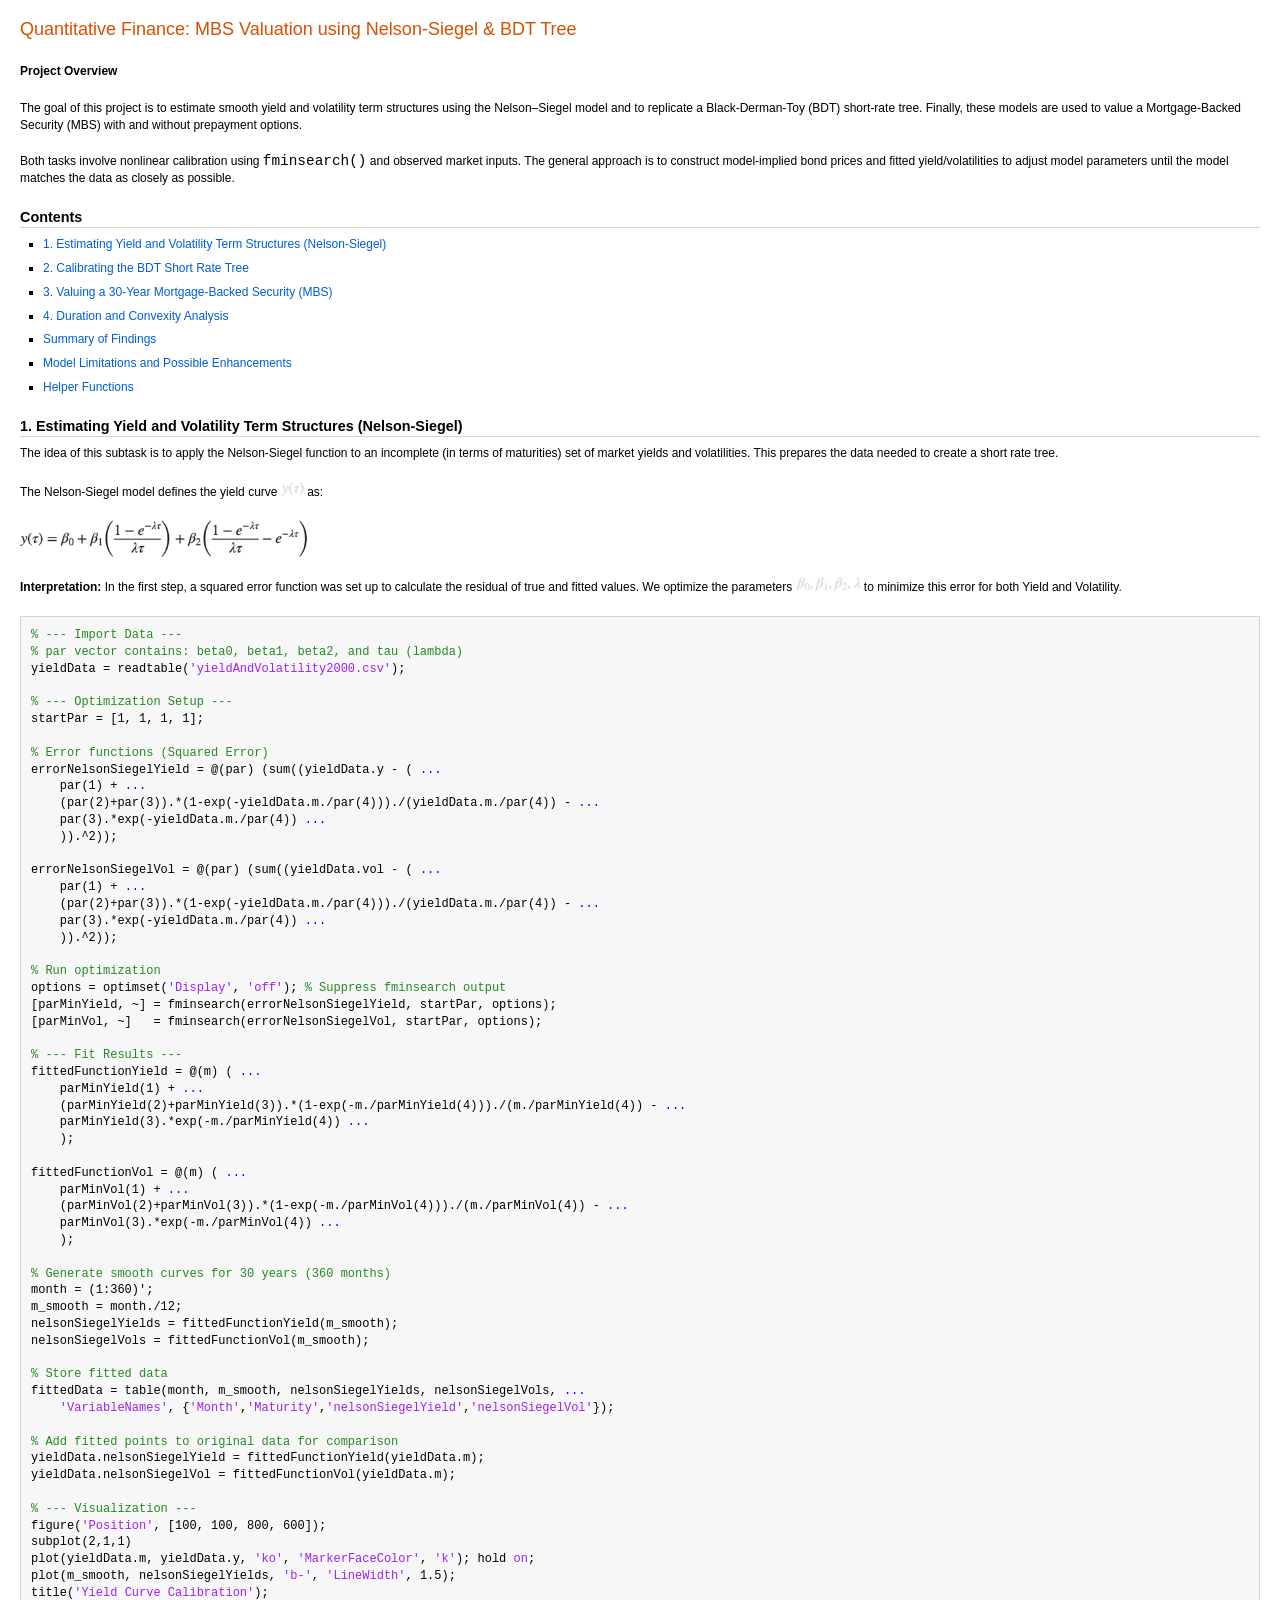
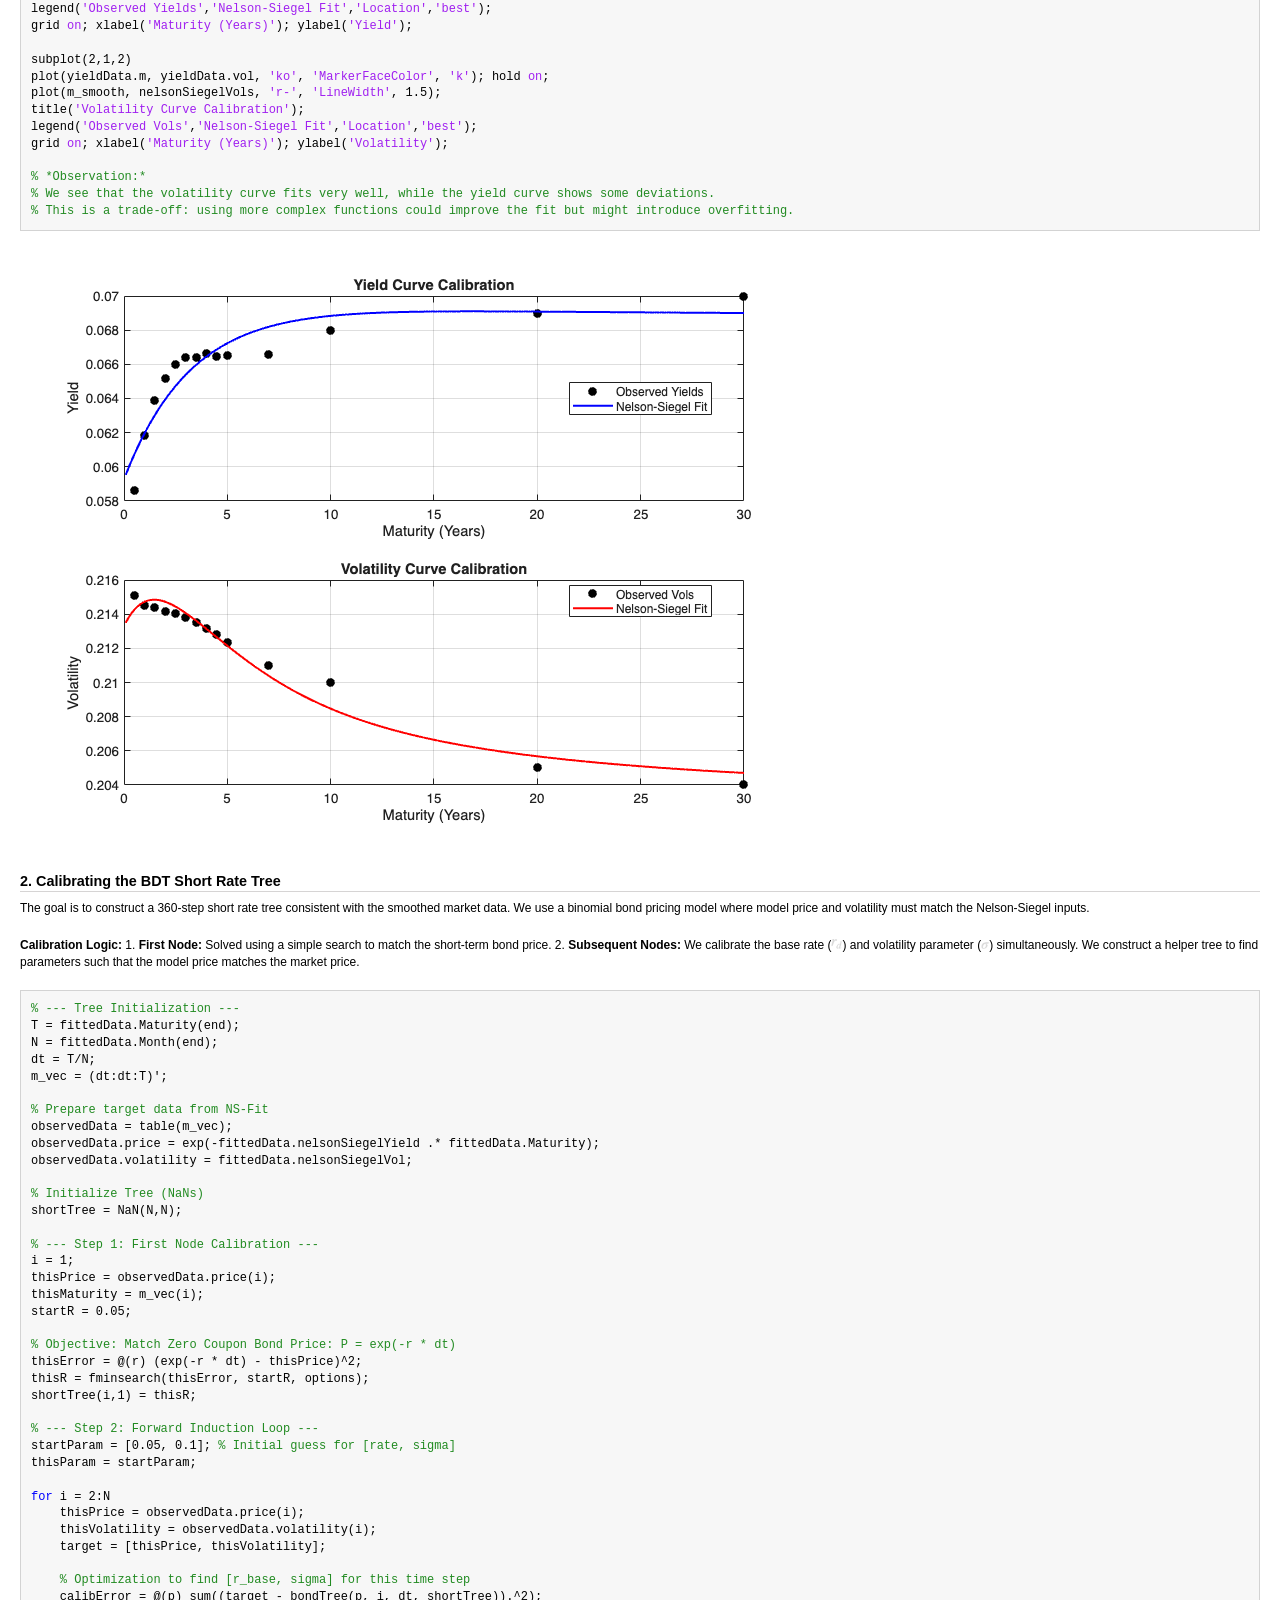
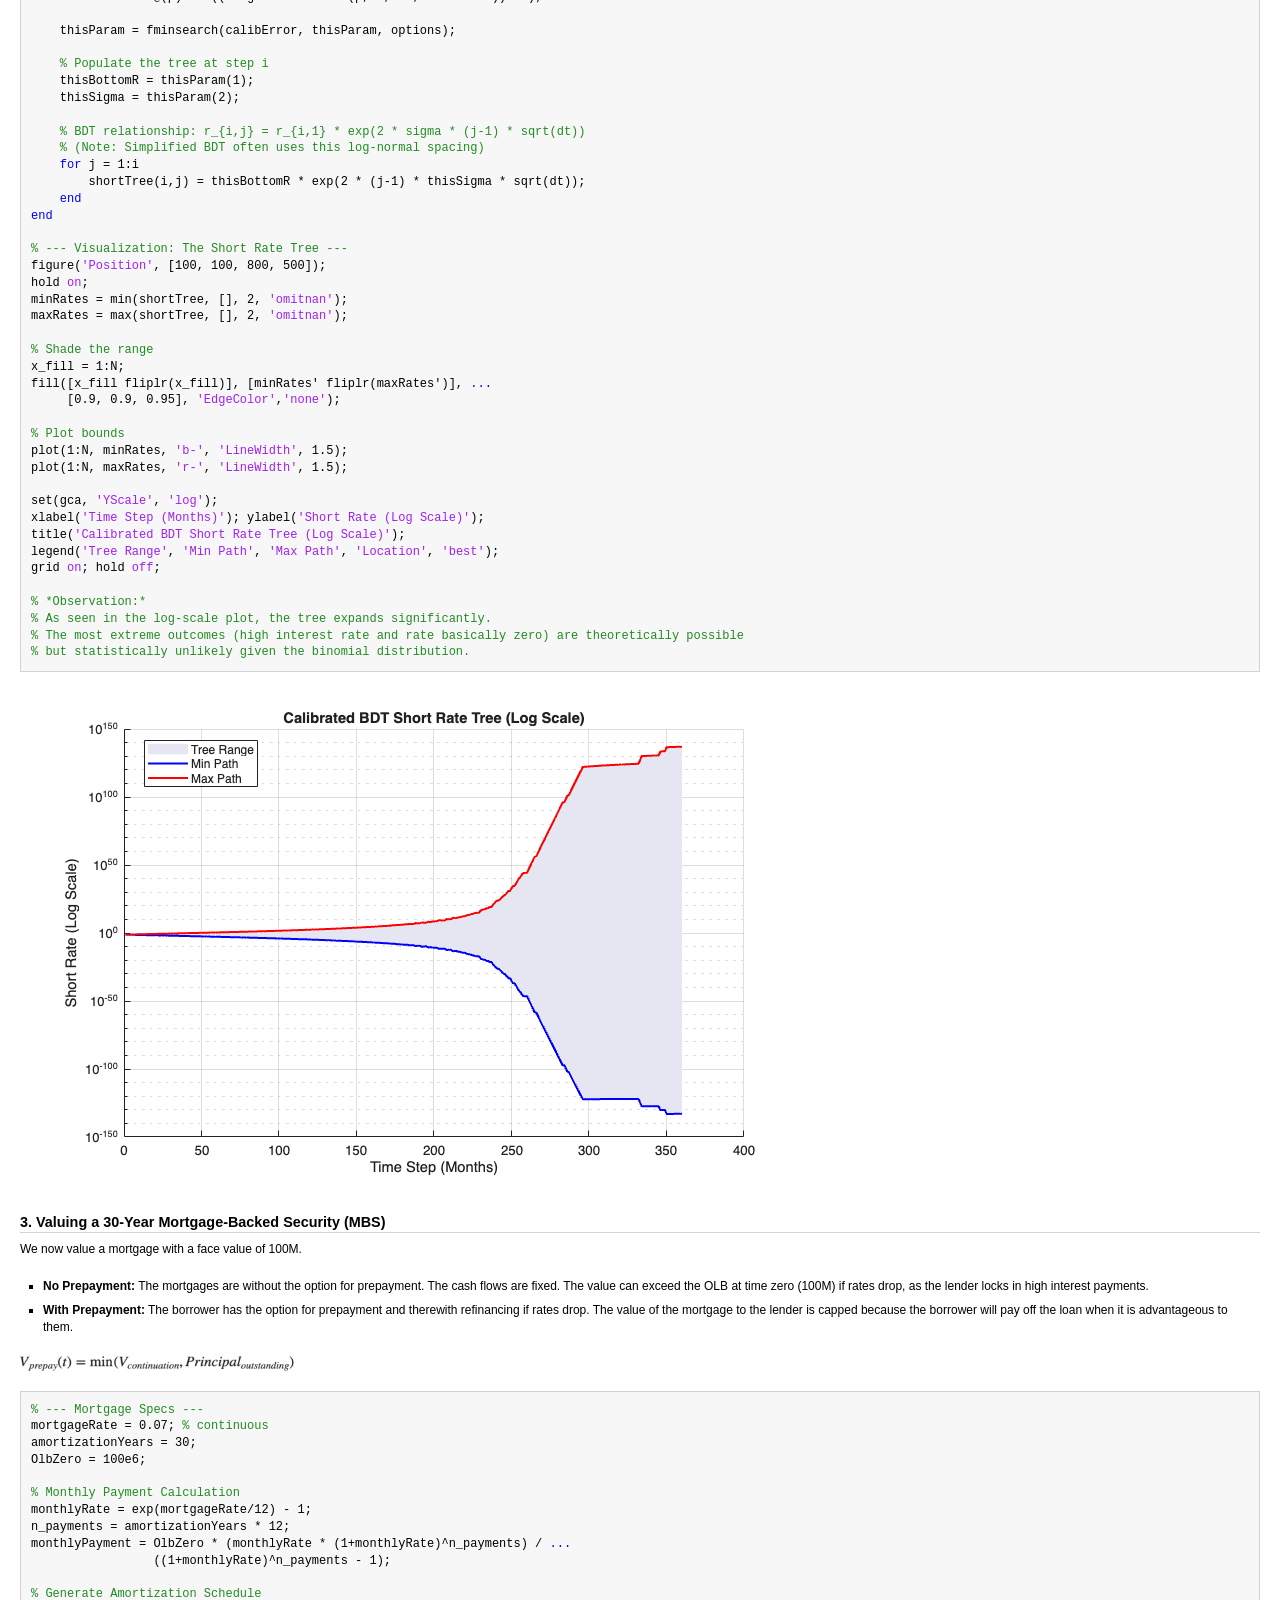
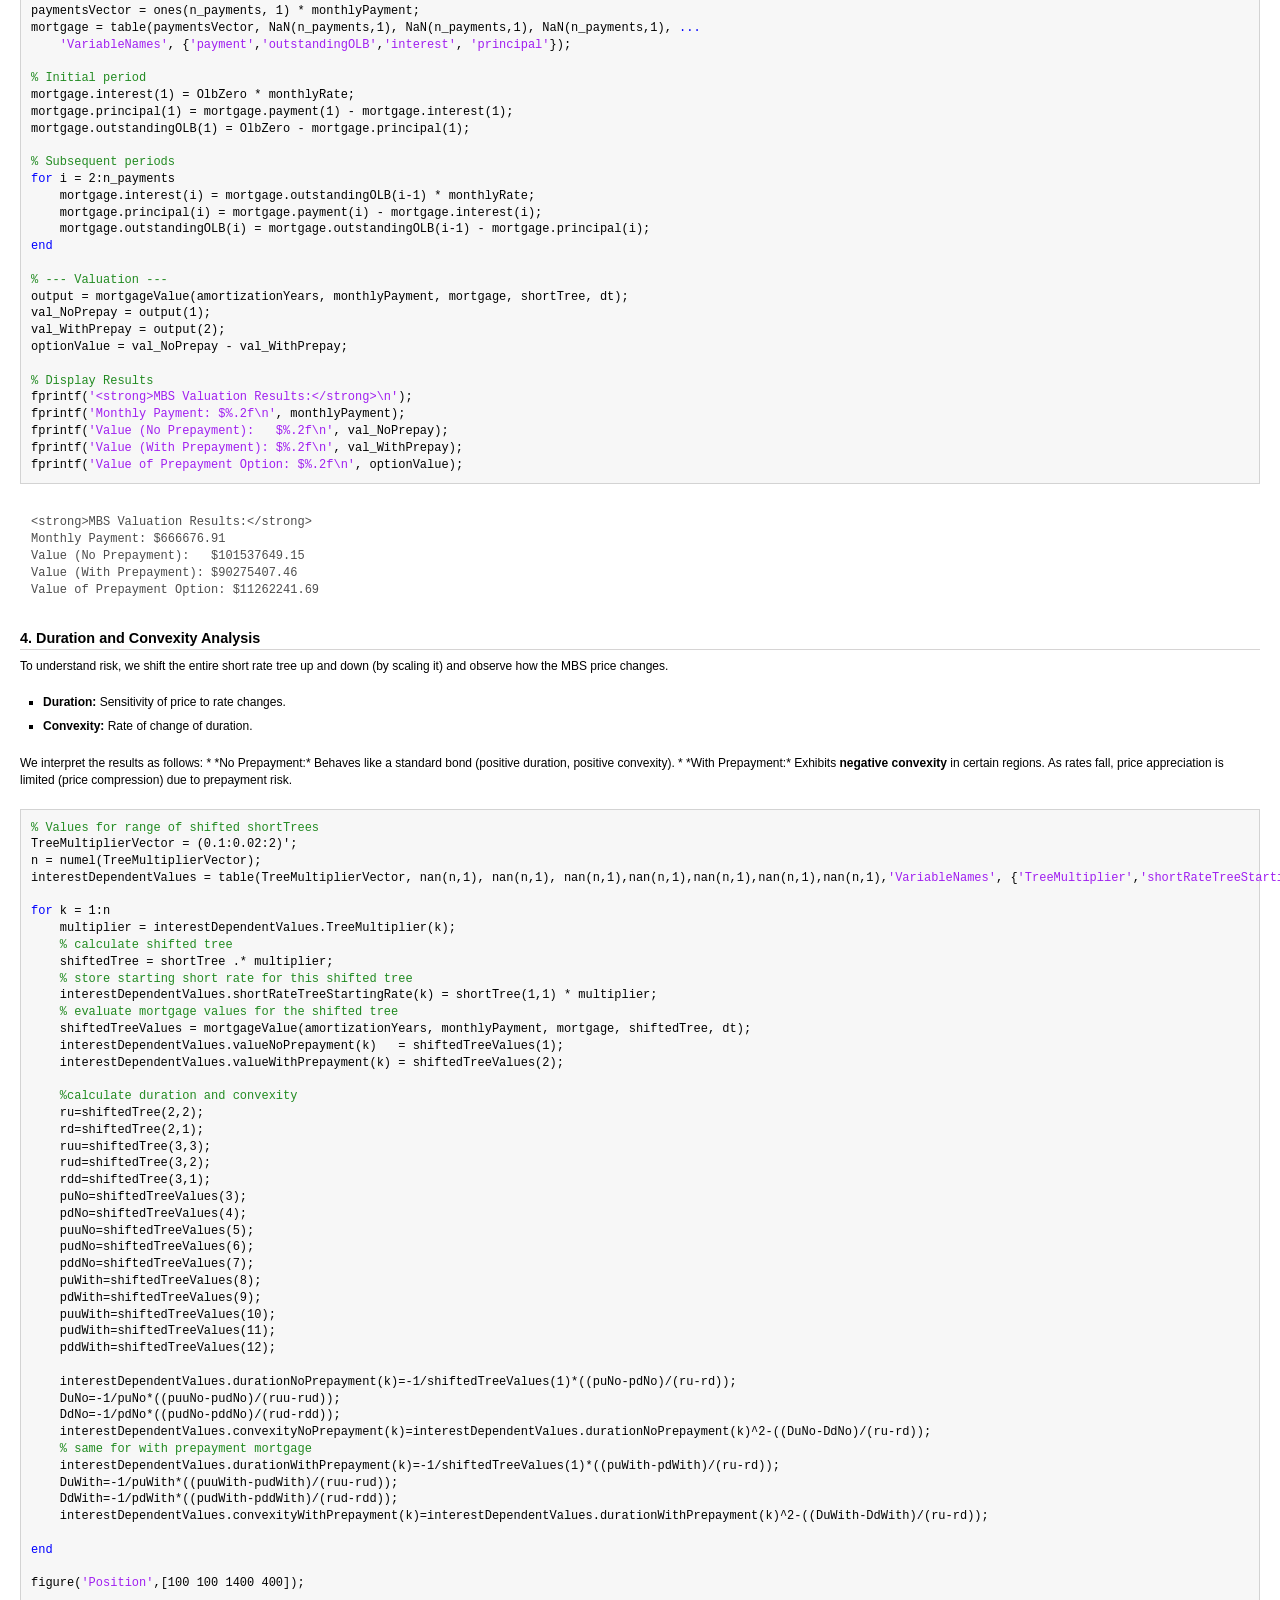
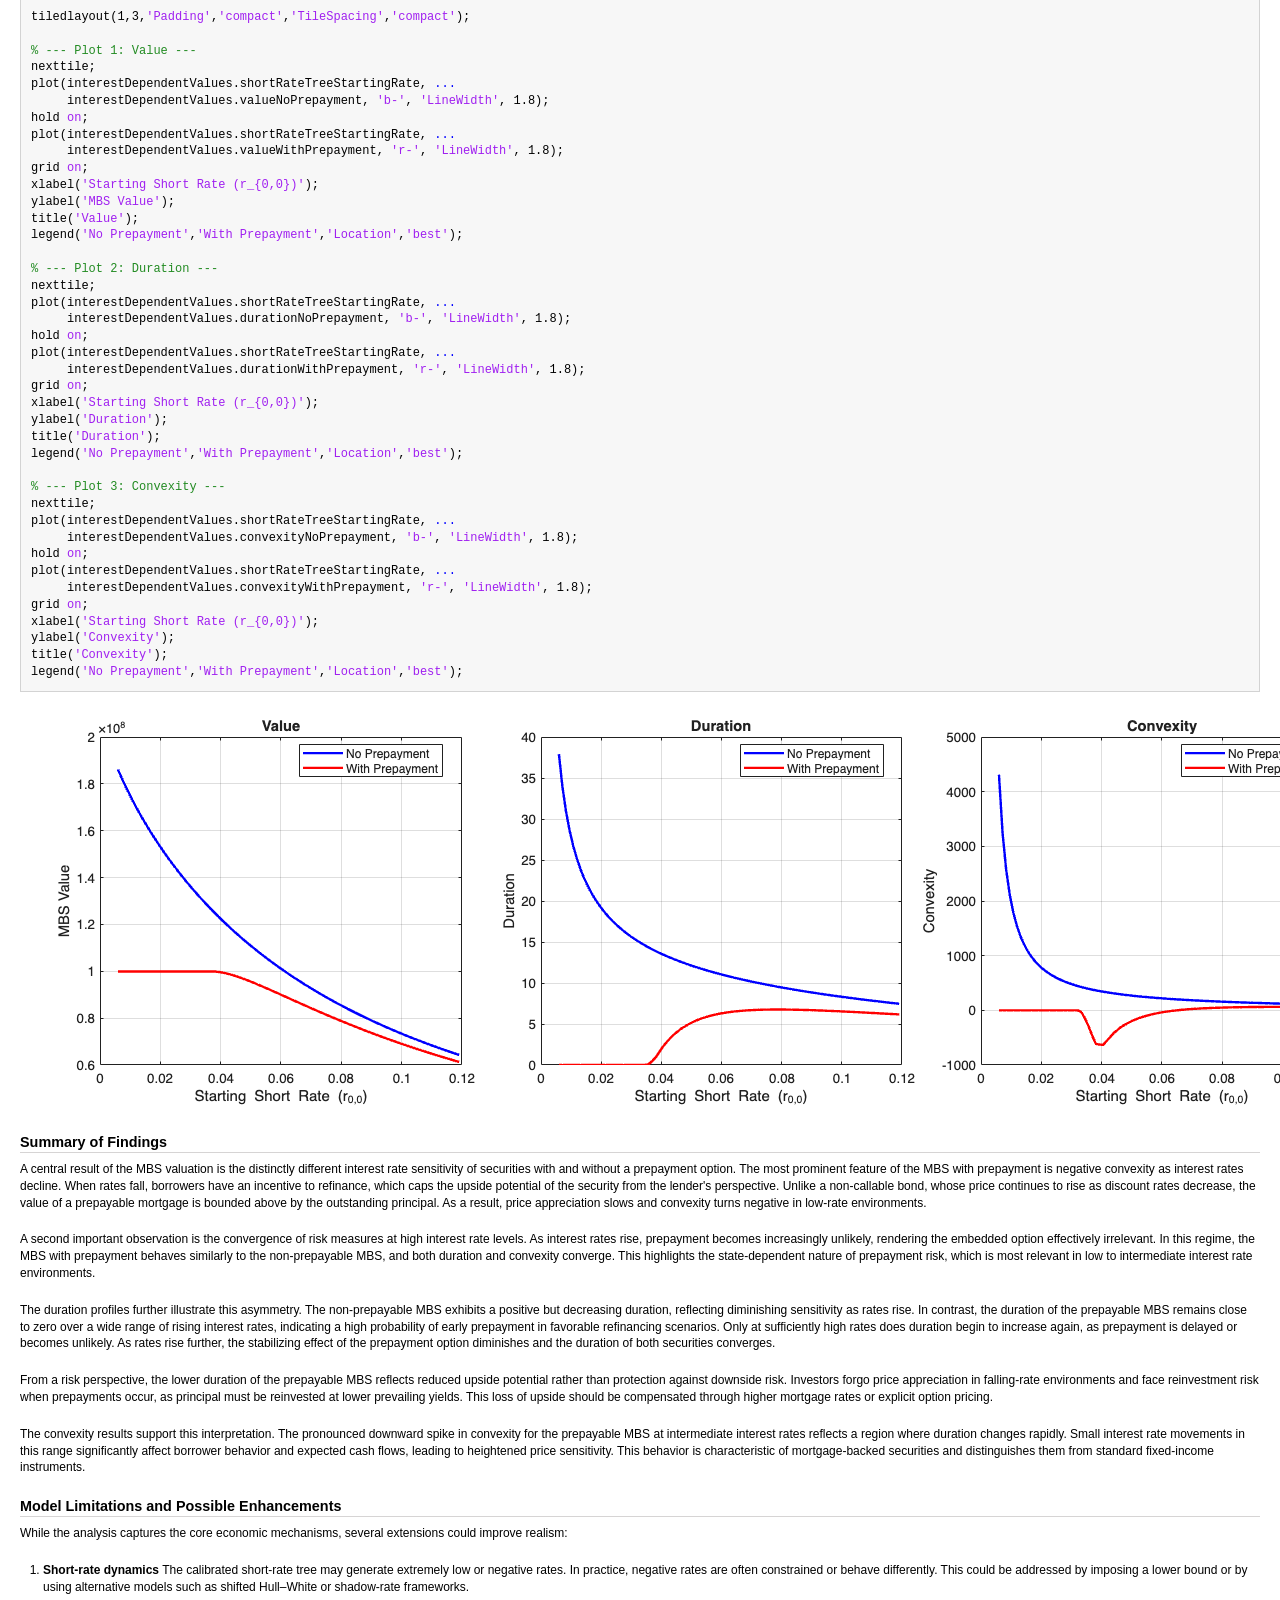
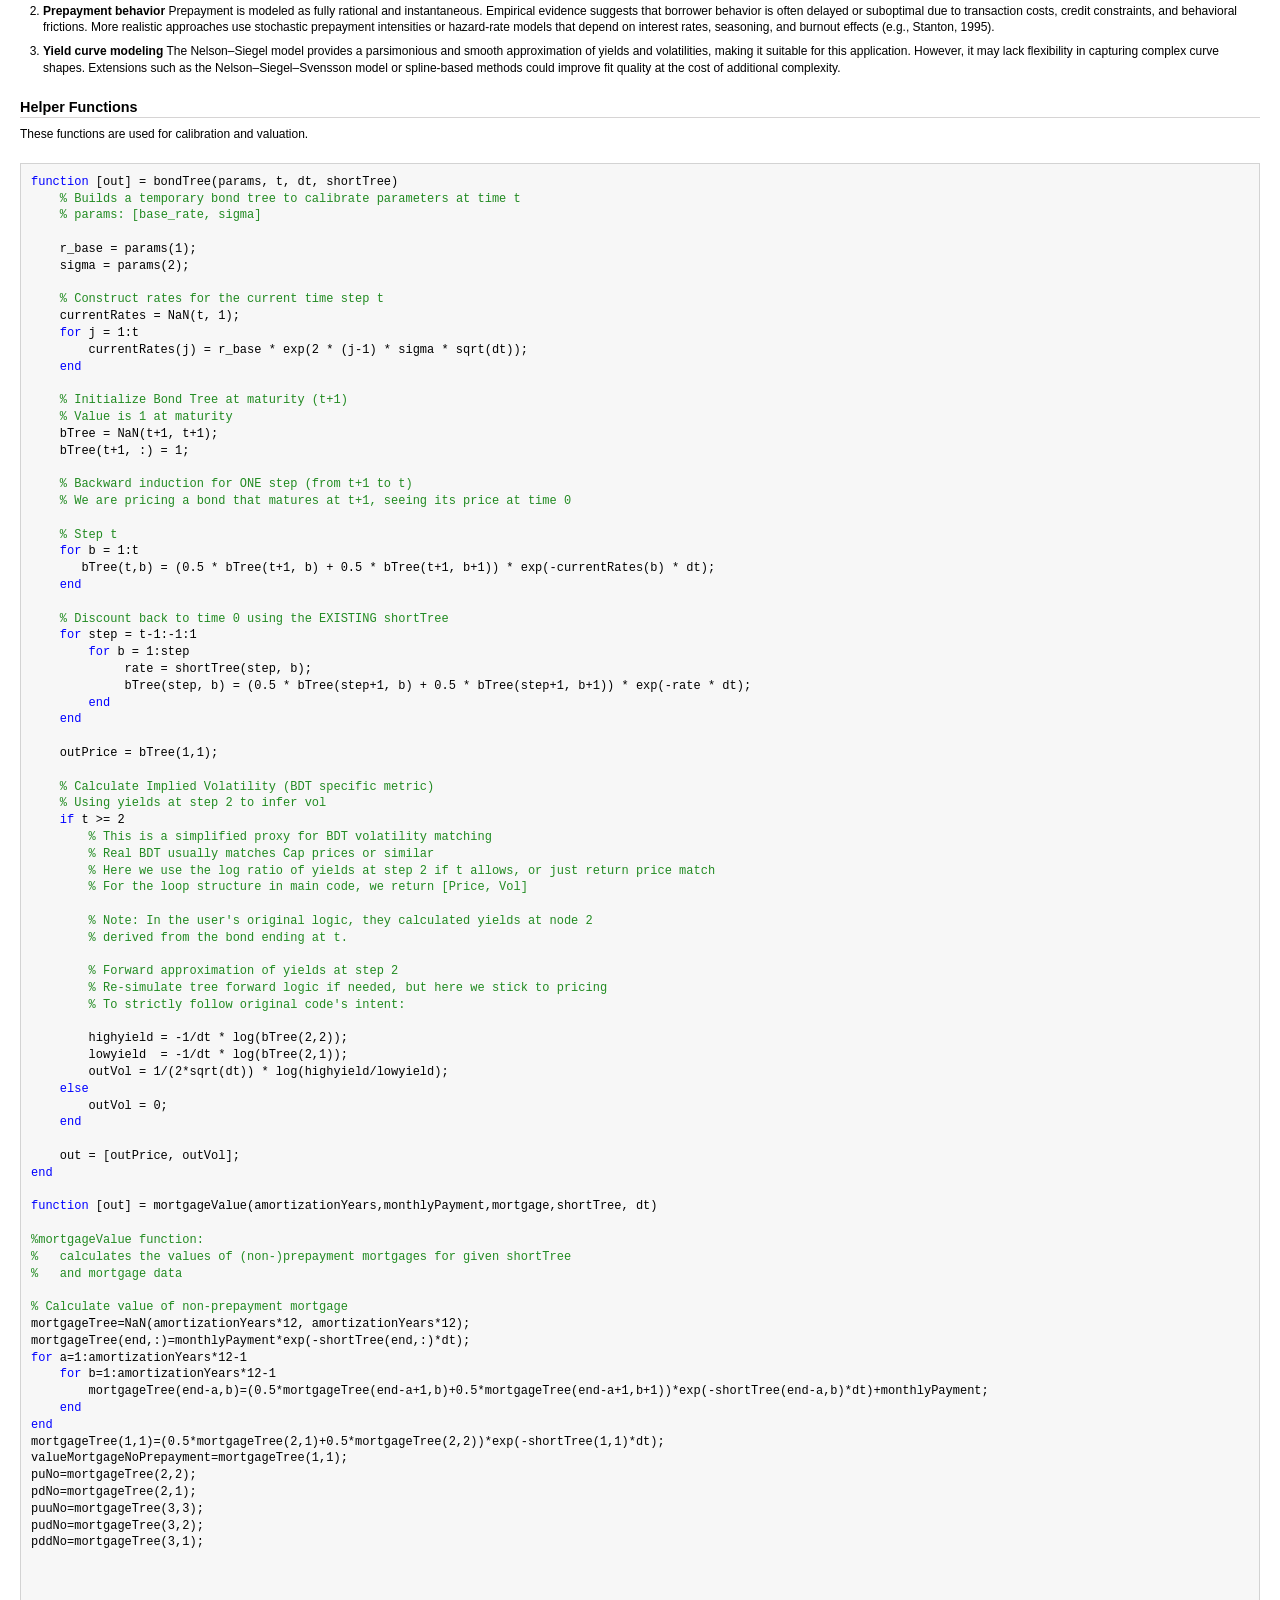
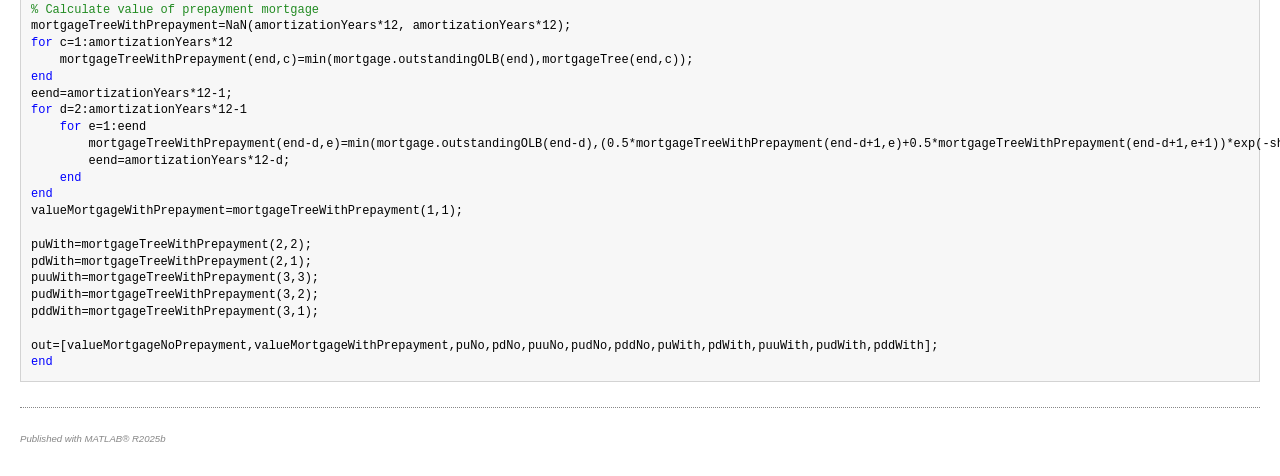
<file: mbs-valuation.html>
<!DOCTYPE HTML PUBLIC "-//W3C//DTD HTML 4.01 Transitional//EN">
<html>
<head>
<META http-equiv="Content-Type" content="text/html; charset=UTF-8">
<!--
This HTML was auto-generated from MATLAB code.
To make changes, update the MATLAB code and republish this document.
      -->
<title>Quantitative Finance: MBS Valuation using Nelson-Siegel &amp; BDT Tree</title>
<meta name="generator" content="MATLAB 25.2">
<link rel="schema.DC" href="http://purl.org/dc/elements/1.1/">
<meta name="DC.date" content="2026-01-25">
<meta name="DC.source" content="test1.m">
<style type="text/css">
html,body,div,span,applet,object,iframe,h1,h2,h3,h4,h5,h6,p,blockquote,pre,a,abbr,acronym,address,big,cite,code,del,dfn,em,font,img,ins,kbd,q,s,samp,small,strike,strong,tt,var,b,u,i,center,dl,dt,dd,ol,ul,li,fieldset,form,label,legend,table,caption,tbody,tfoot,thead,tr,th,td{margin:0;padding:0;border:0;outline:0;font-size:100%;vertical-align:baseline;background:transparent}body{line-height:1}ol,ul{list-style:none}blockquote,q{quotes:none}blockquote:before,blockquote:after,q:before,q:after{content:'';content:none}:focus{outine:0}ins{text-decoration:none}del{text-decoration:line-through}table{border-collapse:collapse;border-spacing:0}

html { min-height:100%; margin-bottom:1px; }
html body { height:100%; margin:0px; font-family:Arial, Helvetica, sans-serif; font-size:10px; color:#000; line-height:140%; background:#fff none; overflow-y:scroll; }
html body td { vertical-align:top; text-align:left; }

h1 { padding:0px; margin:0px 0px 25px; font-family:Arial, Helvetica, sans-serif; font-size:1.5em; color:#d55000; line-height:100%; font-weight:normal; }
h2 { padding:0px; margin:0px 0px 8px; font-family:Arial, Helvetica, sans-serif; font-size:1.2em; color:#000; font-weight:bold; line-height:140%; border-bottom:1px solid #d6d4d4; display:block; }
h3 { padding:0px; margin:0px 0px 5px; font-family:Arial, Helvetica, sans-serif; font-size:1.1em; color:#000; font-weight:bold; line-height:140%; }

a { color:#005fce; text-decoration:none; }
a:hover { color:#005fce; text-decoration:underline; }
a:visited { color:#004aa0; text-decoration:none; }

p { padding:0px; margin:0px 0px 20px; }
img { padding:0px; margin:0px 0px 20px; border:none; }
p img, pre img, tt img, li img, h1 img, h2 img { margin-bottom:0px; }

ul { padding:0px; margin:0px 0px 20px 23px; list-style:square; }
ul li { padding:0px; margin:0px 0px 7px 0px; }
ul li ul { padding:5px 0px 0px; margin:0px 0px 7px 23px; }
ul li ol li { list-style:decimal; }
ol { padding:0px; margin:0px 0px 20px 0px; list-style:decimal; }
ol li { padding:0px; margin:0px 0px 7px 23px; list-style-type:decimal; }
ol li ol { padding:5px 0px 0px; margin:0px 0px 7px 0px; }
ol li ol li { list-style-type:lower-alpha; }
ol li ul { padding-top:7px; }
ol li ul li { list-style:square; }

.content { font-size:1.2em; line-height:140%; padding: 20px; }

pre, code { font-size:12px; }
tt { font-size: 1.2em; }
pre { margin:0px 0px 20px; }
pre.codeinput { padding:10px; border:1px solid #d3d3d3; background:#f7f7f7; }
pre.codeoutput { padding:10px 11px; margin:0px 0px 20px; color:#4c4c4c; }
pre.error { color:red; }

@media print { pre.codeinput, pre.codeoutput { word-wrap:break-word; width:100%; } }

span.keyword { color:#0000FF }
span.comment { color:#228B22 }
span.string { color:#A020F0 }
span.untermstring { color:#B20000 }
span.syscmd { color:#B28C00 }
span.typesection { color:#A0522D }

.footer { width:auto; padding:10px 0px; margin:25px 0px 0px; border-top:1px dotted #878787; font-size:0.8em; line-height:140%; font-style:italic; color:#878787; text-align:left; float:none; }
.footer p { margin:0px; }
.footer a { color:#878787; }
.footer a:hover { color:#878787; text-decoration:underline; }
.footer a:visited { color:#878787; }

table th { padding:7px 5px; text-align:left; vertical-align:middle; border: 1px solid #d6d4d4; font-weight:bold; }
table td { padding:7px 5px; text-align:left; vertical-align:top; border:1px solid #d6d4d4; }





  </style>
</head>
<body>
<div class="content">
<h1>Quantitative Finance: MBS Valuation using Nelson-Siegel &amp; BDT Tree</h1>
<!--introduction-->
<p>
<b>Project Overview</b>
</p>
<p>The goal of this project is to estimate smooth yield and volatility term structures using the Nelson&ndash;Siegel model and to replicate a Black-Derman-Toy (BDT) short-rate tree. Finally, these models are used to value a Mortgage-Backed Security (MBS) with and without prepayment options.</p>
<p>Both tasks involve nonlinear calibration using <tt>fminsearch()</tt> and observed market inputs. The general approach is to construct model-implied bond prices and fitted yield/volatilities to adjust model parameters until the model matches the data as closely as possible.</p>
<!--/introduction-->
<h2>Contents</h2>
<div>
<ul>
<li>
<a href="#1">1. Estimating Yield and Volatility Term Structures (Nelson-Siegel)</a>
</li>
<li>
<a href="#2">2. Calibrating the BDT Short Rate Tree</a>
</li>
<li>
<a href="#3">3. Valuing a 30-Year Mortgage-Backed Security (MBS)</a>
</li>
<li>
<a href="#4">4. Duration and Convexity Analysis</a>
</li>
<li>
<a href="#5">Summary of Findings</a>
</li>
<li>
<a href="#6">Model Limitations and Possible Enhancements</a>
</li>
<li>
<a href="#7">Helper Functions</a>
</li>
</ul>
</div>
<h2 id="1">1. Estimating Yield and Volatility Term Structures (Nelson-Siegel)</h2>
<p>The idea of this subtask is to apply the Nelson-Siegel function to an incomplete (in terms of maturities) set of market yields and volatilities. This prepares the data needed to create a short rate tree.</p>
<p>The Nelson-Siegel model defines the yield curve <img src="projectMBS%20/html/mbs-valuation_eq00384752939285451007.png" alt="$y(\tau)$" style="width:23px;height:14px;"> as:</p>
<p>
<img src="projectMBS%20/html/mbs-valuation_eq10598821649972864043.png" alt="$y(\tau) = \beta_0 + \beta_1 \left( \frac{1-e^{-\lambda \tau}}{\lambda \tau} \right) + \beta_2 \left( \frac{1-e^{-\lambda \tau}}{\lambda \tau} - e^{-\lambda \tau} \right)$" style="width:287px;height:37px;"></p>
<p>
<b>Interpretation:</b> In the first step, a squared error function was set up to calculate the residual of true and fitted values. We optimize the parameters <img src="projectMBS%20/html/mbs-valuation_eq08892760791975262576.png" alt="$\beta_0, \beta_1, \beta_2, \lambda$" style="width:65px;height:14px;"> to minimize this error for both Yield and Volatility.</p>
<pre class="codeinput">
<span class="comment">% --- Import Data ---</span>
<span class="comment">% par vector contains: beta0, beta1, beta2, and tau (lambda)</span>
yieldData = readtable(<span class="string">'yieldAndVolatility2000.csv'</span>);

<span class="comment">% --- Optimization Setup ---</span>
startPar = [1, 1, 1, 1];

<span class="comment">% Error functions (Squared Error)</span>
errorNelsonSiegelYield = @(par) (sum((yieldData.y - ( <span class="keyword">...</span>
    par(1) + <span class="keyword">...</span>
    (par(2)+par(3)).*(1-exp(-yieldData.m./par(4)))./(yieldData.m./par(4)) - <span class="keyword">...</span>
    par(3).*exp(-yieldData.m./par(4)) <span class="keyword">...</span>
    )).^2));

errorNelsonSiegelVol = @(par) (sum((yieldData.vol - ( <span class="keyword">...</span>
    par(1) + <span class="keyword">...</span>
    (par(2)+par(3)).*(1-exp(-yieldData.m./par(4)))./(yieldData.m./par(4)) - <span class="keyword">...</span>
    par(3).*exp(-yieldData.m./par(4)) <span class="keyword">...</span>
    )).^2));

<span class="comment">% Run optimization</span>
options = optimset(<span class="string">'Display'</span>, <span class="string">'off'</span>); <span class="comment">% Suppress fminsearch output</span>
[parMinYield, ~] = fminsearch(errorNelsonSiegelYield, startPar, options);
[parMinVol, ~]   = fminsearch(errorNelsonSiegelVol, startPar, options);

<span class="comment">% --- Fit Results ---</span>
fittedFunctionYield = @(m) ( <span class="keyword">...</span>
    parMinYield(1) + <span class="keyword">...</span>
    (parMinYield(2)+parMinYield(3)).*(1-exp(-m./parMinYield(4)))./(m./parMinYield(4)) - <span class="keyword">...</span>
    parMinYield(3).*exp(-m./parMinYield(4)) <span class="keyword">...</span>
    );

fittedFunctionVol = @(m) ( <span class="keyword">...</span>
    parMinVol(1) + <span class="keyword">...</span>
    (parMinVol(2)+parMinVol(3)).*(1-exp(-m./parMinVol(4)))./(m./parMinVol(4)) - <span class="keyword">...</span>
    parMinVol(3).*exp(-m./parMinVol(4)) <span class="keyword">...</span>
    );

<span class="comment">% Generate smooth curves for 30 years (360 months)</span>
month = (1:360)';
m_smooth = month./12;
nelsonSiegelYields = fittedFunctionYield(m_smooth);
nelsonSiegelVols = fittedFunctionVol(m_smooth);

<span class="comment">% Store fitted data</span>
fittedData = table(month, m_smooth, nelsonSiegelYields, nelsonSiegelVols, <span class="keyword">...</span>
    <span class="string">'VariableNames'</span>, {<span class="string">'Month'</span>,<span class="string">'Maturity'</span>,<span class="string">'nelsonSiegelYield'</span>,<span class="string">'nelsonSiegelVol'</span>});

<span class="comment">% Add fitted points to original data for comparison</span>
yieldData.nelsonSiegelYield = fittedFunctionYield(yieldData.m);
yieldData.nelsonSiegelVol = fittedFunctionVol(yieldData.m);

<span class="comment">% --- Visualization ---</span>
figure(<span class="string">'Position'</span>, [100, 100, 800, 600]);
subplot(2,1,1)
plot(yieldData.m, yieldData.y, <span class="string">'ko'</span>, <span class="string">'MarkerFaceColor'</span>, <span class="string">'k'</span>); hold <span class="string">on</span>;
plot(m_smooth, nelsonSiegelYields, <span class="string">'b-'</span>, <span class="string">'LineWidth'</span>, 1.5);
title(<span class="string">'Yield Curve Calibration'</span>);
legend(<span class="string">'Observed Yields'</span>,<span class="string">'Nelson-Siegel Fit'</span>,<span class="string">'Location'</span>,<span class="string">'best'</span>);
grid <span class="string">on</span>; xlabel(<span class="string">'Maturity (Years)'</span>); ylabel(<span class="string">'Yield'</span>);

subplot(2,1,2)
plot(yieldData.m, yieldData.vol, <span class="string">'ko'</span>, <span class="string">'MarkerFaceColor'</span>, <span class="string">'k'</span>); hold <span class="string">on</span>;
plot(m_smooth, nelsonSiegelVols, <span class="string">'r-'</span>, <span class="string">'LineWidth'</span>, 1.5);
title(<span class="string">'Volatility Curve Calibration'</span>);
legend(<span class="string">'Observed Vols'</span>,<span class="string">'Nelson-Siegel Fit'</span>,<span class="string">'Location'</span>,<span class="string">'best'</span>);
grid <span class="string">on</span>; xlabel(<span class="string">'Maturity (Years)'</span>); ylabel(<span class="string">'Volatility'</span>);

<span class="comment">% *Observation:*</span>
<span class="comment">% We see that the volatility curve fits very well, while the yield curve shows some deviations.</span>
<span class="comment">% This is a trade-off: using more complex functions could improve the fit but might introduce overfitting.</span>
</pre>
<img vspace="5" hspace="5" src="projectMBS%20/html/mbs-valuation_01.png" alt=""> <h2 id="2">2. Calibrating the BDT Short Rate Tree</h2>
<p>The goal is to construct a 360-step short rate tree consistent with the smoothed market data. We use a binomial bond pricing model where model price and volatility must match the Nelson-Siegel inputs.</p>
<p>
<b>Calibration Logic:</b> 1. <b>First Node:</b> Solved using a simple search to match the short-term bond price. 2. <b>Subsequent Nodes:</b> We calibrate the base rate (<img src="projectMBS%20/html/mbs-valuation_eq13826276409893519087.png" alt="$r_{d}$" style="width:11px;height:10px;">) and volatility parameter (<img src="projectMBS%20/html/mbs-valuation_eq09992033592989221171.png" alt="$\sigma$" style="width:8px;height:7px;">) simultaneously. We construct a helper tree to find parameters such that the model price matches the market price.</p>
<pre class="codeinput">
<span class="comment">% --- Tree Initialization ---</span>
T = fittedData.Maturity(end);
N = fittedData.Month(end);
dt = T/N;
m_vec = (dt:dt:T)';

<span class="comment">% Prepare target data from NS-Fit</span>
observedData = table(m_vec);
observedData.price = exp(-fittedData.nelsonSiegelYield .* fittedData.Maturity);
observedData.volatility = fittedData.nelsonSiegelVol;

<span class="comment">% Initialize Tree (NaNs)</span>
shortTree = NaN(N,N);

<span class="comment">% --- Step 1: First Node Calibration ---</span>
i = 1;
thisPrice = observedData.price(i);
thisMaturity = m_vec(i);
startR = 0.05;

<span class="comment">% Objective: Match Zero Coupon Bond Price: P = exp(-r * dt)</span>
thisError = @(r) (exp(-r * dt) - thisPrice)^2;
thisR = fminsearch(thisError, startR, options);
shortTree(i,1) = thisR;

<span class="comment">% --- Step 2: Forward Induction Loop ---</span>
startParam = [0.05, 0.1]; <span class="comment">% Initial guess for [rate, sigma]</span>
thisParam = startParam;

<span class="keyword">for</span> i = 2:N
    thisPrice = observedData.price(i);
    thisVolatility = observedData.volatility(i);
    target = [thisPrice, thisVolatility];

    <span class="comment">% Optimization to find [r_base, sigma] for this time step</span>
    calibError = @(p) sum((target - bondTree(p, i, dt, shortTree)).^2);

    thisParam = fminsearch(calibError, thisParam, options);

    <span class="comment">% Populate the tree at step i</span>
    thisBottomR = thisParam(1);
    thisSigma = thisParam(2);

    <span class="comment">% BDT relationship: r_{i,j} = r_{i,1} * exp(2 * sigma * (j-1) * sqrt(dt))</span>
    <span class="comment">% (Note: Simplified BDT often uses this log-normal spacing)</span>
    <span class="keyword">for</span> j = 1:i
        shortTree(i,j) = thisBottomR * exp(2 * (j-1) * thisSigma * sqrt(dt));
    <span class="keyword">end</span>
<span class="keyword">end</span>

<span class="comment">% --- Visualization: The Short Rate Tree ---</span>
figure(<span class="string">'Position'</span>, [100, 100, 800, 500]);
hold <span class="string">on</span>;
minRates = min(shortTree, [], 2, <span class="string">'omitnan'</span>);
maxRates = max(shortTree, [], 2, <span class="string">'omitnan'</span>);

<span class="comment">% Shade the range</span>
x_fill = 1:N;
fill([x_fill fliplr(x_fill)], [minRates' fliplr(maxRates')], <span class="keyword">...</span>
     [0.9, 0.9, 0.95], <span class="string">'EdgeColor'</span>,<span class="string">'none'</span>);

<span class="comment">% Plot bounds</span>
plot(1:N, minRates, <span class="string">'b-'</span>, <span class="string">'LineWidth'</span>, 1.5);
plot(1:N, maxRates, <span class="string">'r-'</span>, <span class="string">'LineWidth'</span>, 1.5);

set(gca, <span class="string">'YScale'</span>, <span class="string">'log'</span>);
xlabel(<span class="string">'Time Step (Months)'</span>); ylabel(<span class="string">'Short Rate (Log Scale)'</span>);
title(<span class="string">'Calibrated BDT Short Rate Tree (Log Scale)'</span>);
legend(<span class="string">'Tree Range'</span>, <span class="string">'Min Path'</span>, <span class="string">'Max Path'</span>, <span class="string">'Location'</span>, <span class="string">'best'</span>);
grid <span class="string">on</span>; hold <span class="string">off</span>;

<span class="comment">% *Observation:*</span>
<span class="comment">% As seen in the log-scale plot, the tree expands significantly.</span>
<span class="comment">% The most extreme outcomes (high interest rate and rate basically zero) are theoretically possible</span>
<span class="comment">% but statistically unlikely given the binomial distribution.</span>
</pre>
<img vspace="5" hspace="5" src="projectMBS%20/html/mbs-valuation_02.png" alt=""> <h2 id="3">3. Valuing a 30-Year Mortgage-Backed Security (MBS)</h2>
<p>We now value a mortgage with a face value of 100M.</p>
<div>
<ul>
<li>
<b>No Prepayment:</b> The mortgages are without the option for prepayment. The cash flows are fixed. The value can exceed the OLB at time zero (100M) if rates drop, as the lender locks in high interest payments.</li>
<li>
<b>With Prepayment:</b> The borrower has the option for prepayment and therewith refinancing if rates drop. The value of the mortgage to the lender is capped because the borrower will pay off the loan when it is advantageous to them.</li>
</ul>
</div>
<p>
<img src="projectMBS%20/html/mbs-valuation_eq09317544988425735217.png" alt="$$V_{prepay}(t) = \min( V_{continuation}, Principal_{outstanding})$$" style="width:274px;height:15px;"></p>
<pre class="codeinput">
<span class="comment">% --- Mortgage Specs ---</span>
mortgageRate = 0.07; <span class="comment">% continuous</span>
amortizationYears = 30;
OlbZero = 100e6;

<span class="comment">% Monthly Payment Calculation</span>
monthlyRate = exp(mortgageRate/12) - 1;
n_payments = amortizationYears * 12;
monthlyPayment = OlbZero * (monthlyRate * (1+monthlyRate)^n_payments) / <span class="keyword">...</span>
                 ((1+monthlyRate)^n_payments - 1);

<span class="comment">% Generate Amortization Schedule</span>
paymentsVector = ones(n_payments, 1) * monthlyPayment;
mortgage = table(paymentsVector, NaN(n_payments,1), NaN(n_payments,1), NaN(n_payments,1), <span class="keyword">...</span>
    <span class="string">'VariableNames'</span>, {<span class="string">'payment'</span>,<span class="string">'outstandingOLB'</span>,<span class="string">'interest'</span>, <span class="string">'principal'</span>});

<span class="comment">% Initial period</span>
mortgage.interest(1) = OlbZero * monthlyRate;
mortgage.principal(1) = mortgage.payment(1) - mortgage.interest(1);
mortgage.outstandingOLB(1) = OlbZero - mortgage.principal(1);

<span class="comment">% Subsequent periods</span>
<span class="keyword">for</span> i = 2:n_payments
    mortgage.interest(i) = mortgage.outstandingOLB(i-1) * monthlyRate;
    mortgage.principal(i) = mortgage.payment(i) - mortgage.interest(i);
    mortgage.outstandingOLB(i) = mortgage.outstandingOLB(i-1) - mortgage.principal(i);
<span class="keyword">end</span>

<span class="comment">% --- Valuation ---</span>
output = mortgageValue(amortizationYears, monthlyPayment, mortgage, shortTree, dt);
val_NoPrepay = output(1);
val_WithPrepay = output(2);
optionValue = val_NoPrepay - val_WithPrepay;

<span class="comment">% Display Results</span>
fprintf(<span class="string">'&lt;strong&gt;MBS Valuation Results:&lt;/strong&gt;\n'</span>);
fprintf(<span class="string">'Monthly Payment: $%.2f\n'</span>, monthlyPayment);
fprintf(<span class="string">'Value (No Prepayment):   $%.2f\n'</span>, val_NoPrepay);
fprintf(<span class="string">'Value (With Prepayment): $%.2f\n'</span>, val_WithPrepay);
fprintf(<span class="string">'Value of Prepayment Option: $%.2f\n'</span>, optionValue);
</pre>
<pre class="codeoutput">&lt;strong&gt;MBS Valuation Results:&lt;/strong&gt;
Monthly Payment: $666676.91
Value (No Prepayment):   $101537649.15
Value (With Prepayment): $90275407.46
Value of Prepayment Option: $11262241.69
</pre>
<h2 id="4">4. Duration and Convexity Analysis</h2>
<p>To understand risk, we shift the entire short rate tree up and down (by scaling it) and observe how the MBS price changes.</p>
<div>
<ul>
<li>
<b>Duration:</b> Sensitivity of price to rate changes.</li>
<li>
<b>Convexity:</b> Rate of change of duration.</li>
</ul>
</div>
<p>We interpret the results as follows: * *No Prepayment:* Behaves like a standard bond (positive duration, positive convexity). * *With Prepayment:* Exhibits <b>negative convexity</b> in certain regions. As rates fall, price appreciation is limited (price compression) due to prepayment risk.</p>
<pre class="codeinput">
<span class="comment">% Values for range of shifted shortTrees</span>
TreeMultiplierVector = (0.1:0.02:2)';
n = numel(TreeMultiplierVector);
interestDependentValues = table(TreeMultiplierVector, nan(n,1), nan(n,1), nan(n,1),nan(n,1),nan(n,1),nan(n,1),nan(n,1),<span class="string">'VariableNames'</span>, {<span class="string">'TreeMultiplier'</span>,<span class="string">'shortRateTreeStartingRate'</span>,<span class="string">'valueNoPrepayment'</span>,<span class="string">'valueWithPrepayment'</span>,<span class="string">'durationNoPrepayment'</span>,<span class="string">'durationWithPrepayment'</span>,<span class="string">'convexityNoPrepayment'</span>,<span class="string">'convexityWithPrepayment'</span>});

<span class="keyword">for</span> k = 1:n
    multiplier = interestDependentValues.TreeMultiplier(k);
    <span class="comment">% calculate shifted tree</span>
    shiftedTree = shortTree .* multiplier;
    <span class="comment">% store starting short rate for this shifted tree</span>
    interestDependentValues.shortRateTreeStartingRate(k) = shortTree(1,1) * multiplier;
    <span class="comment">% evaluate mortgage values for the shifted tree</span>
    shiftedTreeValues = mortgageValue(amortizationYears, monthlyPayment, mortgage, shiftedTree, dt);
    interestDependentValues.valueNoPrepayment(k)   = shiftedTreeValues(1);
    interestDependentValues.valueWithPrepayment(k) = shiftedTreeValues(2);

    <span class="comment">%calculate duration and convexity</span>
    ru=shiftedTree(2,2);
    rd=shiftedTree(2,1);
    ruu=shiftedTree(3,3);
    rud=shiftedTree(3,2);
    rdd=shiftedTree(3,1);
    puNo=shiftedTreeValues(3);
    pdNo=shiftedTreeValues(4);
    puuNo=shiftedTreeValues(5);
    pudNo=shiftedTreeValues(6);
    pddNo=shiftedTreeValues(7);
    puWith=shiftedTreeValues(8);
    pdWith=shiftedTreeValues(9);
    puuWith=shiftedTreeValues(10);
    pudWith=shiftedTreeValues(11);
    pddWith=shiftedTreeValues(12);

    interestDependentValues.durationNoPrepayment(k)=-1/shiftedTreeValues(1)*((puNo-pdNo)/(ru-rd));
    DuNo=-1/puNo*((puuNo-pudNo)/(ruu-rud));
    DdNo=-1/pdNo*((pudNo-pddNo)/(rud-rdd));
    interestDependentValues.convexityNoPrepayment(k)=interestDependentValues.durationNoPrepayment(k)^2-((DuNo-DdNo)/(ru-rd));
    <span class="comment">% same for with prepayment mortgage</span>
    interestDependentValues.durationWithPrepayment(k)=-1/shiftedTreeValues(1)*((puWith-pdWith)/(ru-rd));
    DuWith=-1/puWith*((puuWith-pudWith)/(ruu-rud));
    DdWith=-1/pdWith*((pudWith-pddWith)/(rud-rdd));
    interestDependentValues.convexityWithPrepayment(k)=interestDependentValues.durationWithPrepayment(k)^2-((DuWith-DdWith)/(ru-rd));

<span class="keyword">end</span>

figure(<span class="string">'Position'</span>,[100 100 1400 400]);

tiledlayout(1,3,<span class="string">'Padding'</span>,<span class="string">'compact'</span>,<span class="string">'TileSpacing'</span>,<span class="string">'compact'</span>);

<span class="comment">% --- Plot 1: Value ---</span>
nexttile;
plot(interestDependentValues.shortRateTreeStartingRate, <span class="keyword">...</span>
     interestDependentValues.valueNoPrepayment, <span class="string">'b-'</span>, <span class="string">'LineWidth'</span>, 1.8);
hold <span class="string">on</span>;
plot(interestDependentValues.shortRateTreeStartingRate, <span class="keyword">...</span>
     interestDependentValues.valueWithPrepayment, <span class="string">'r-'</span>, <span class="string">'LineWidth'</span>, 1.8);
grid <span class="string">on</span>;
xlabel(<span class="string">'Starting Short Rate (r_{0,0})'</span>);
ylabel(<span class="string">'MBS Value'</span>);
title(<span class="string">'Value'</span>);
legend(<span class="string">'No Prepayment'</span>,<span class="string">'With Prepayment'</span>,<span class="string">'Location'</span>,<span class="string">'best'</span>);

<span class="comment">% --- Plot 2: Duration ---</span>
nexttile;
plot(interestDependentValues.shortRateTreeStartingRate, <span class="keyword">...</span>
     interestDependentValues.durationNoPrepayment, <span class="string">'b-'</span>, <span class="string">'LineWidth'</span>, 1.8);
hold <span class="string">on</span>;
plot(interestDependentValues.shortRateTreeStartingRate, <span class="keyword">...</span>
     interestDependentValues.durationWithPrepayment, <span class="string">'r-'</span>, <span class="string">'LineWidth'</span>, 1.8);
grid <span class="string">on</span>;
xlabel(<span class="string">'Starting Short Rate (r_{0,0})'</span>);
ylabel(<span class="string">'Duration'</span>);
title(<span class="string">'Duration'</span>);
legend(<span class="string">'No Prepayment'</span>,<span class="string">'With Prepayment'</span>,<span class="string">'Location'</span>,<span class="string">'best'</span>);

<span class="comment">% --- Plot 3: Convexity ---</span>
nexttile;
plot(interestDependentValues.shortRateTreeStartingRate, <span class="keyword">...</span>
     interestDependentValues.convexityNoPrepayment, <span class="string">'b-'</span>, <span class="string">'LineWidth'</span>, 1.8);
hold <span class="string">on</span>;
plot(interestDependentValues.shortRateTreeStartingRate, <span class="keyword">...</span>
     interestDependentValues.convexityWithPrepayment, <span class="string">'r-'</span>, <span class="string">'LineWidth'</span>, 1.8);
grid <span class="string">on</span>;
xlabel(<span class="string">'Starting Short Rate (r_{0,0})'</span>);
ylabel(<span class="string">'Convexity'</span>);
title(<span class="string">'Convexity'</span>);
legend(<span class="string">'No Prepayment'</span>,<span class="string">'With Prepayment'</span>,<span class="string">'Location'</span>,<span class="string">'best'</span>);
</pre>
<img vspace="5" hspace="5" src="projectMBS%20/html/mbs-valuation_03.png" alt=""> <h2 id="5">Summary of Findings</h2>
<p>A central result of the MBS valuation is the distinctly different interest rate sensitivity of securities with and without a prepayment option. The most prominent feature of the MBS with prepayment is negative convexity as interest rates decline. When rates fall, borrowers have an incentive to refinance, which caps the upside potential of the security from the lender's perspective. Unlike a non-callable bond, whose price continues to rise as discount rates decrease, the value of a prepayable mortgage is bounded above by the outstanding principal. As a result, price appreciation slows and convexity turns negative in low-rate environments.</p>
<p>A second important observation is the convergence of risk measures at high interest rate levels. As interest rates rise, prepayment becomes increasingly unlikely, rendering the embedded option effectively irrelevant. In this regime, the MBS with prepayment behaves similarly to the non-prepayable MBS, and both duration and convexity converge. This highlights the state-dependent nature of prepayment risk, which is most relevant in low to intermediate interest rate environments.</p>
<p>The duration profiles further illustrate this asymmetry. The non-prepayable MBS exhibits a positive but decreasing duration, reflecting diminishing sensitivity as rates rise. In contrast, the duration of the prepayable MBS remains close to zero over a wide range of rising interest rates, indicating a high probability of early prepayment in favorable refinancing scenarios. Only at sufficiently high rates does duration begin to increase again, as prepayment is delayed or becomes unlikely. As rates rise further, the stabilizing effect of the prepayment option diminishes and the duration of both securities converges.</p>
<p>From a risk perspective, the lower duration of the prepayable MBS reflects reduced upside potential rather than protection against downside risk. Investors forgo price appreciation in falling-rate environments and face reinvestment risk when prepayments occur, as principal must be reinvested at lower prevailing yields. This loss of upside should be compensated through higher mortgage rates or explicit option pricing.</p>
<p>The convexity results support this interpretation. The pronounced downward spike in convexity for the prepayable MBS at intermediate interest rates reflects a region where duration changes rapidly. Small interest rate movements in this range significantly affect borrower behavior and expected cash flows, leading to heightened price sensitivity. This behavior is characteristic of mortgage-backed securities and distinguishes them from standard fixed-income instruments.</p>
<h2 id="6">Model Limitations and Possible Enhancements</h2>
<p>While the analysis captures the core economic mechanisms, several extensions could improve realism:</p>
<div>
<ol>
<li>
<b>Short-rate dynamics</b> The calibrated short-rate tree may generate extremely low or negative rates. In practice, negative rates are often constrained or behave differently. This could be addressed by imposing a lower bound or by using alternative models such as shifted Hull&ndash;White or shadow-rate frameworks.</li>
<li>
<b>Prepayment behavior</b> Prepayment is modeled as fully rational and instantaneous. Empirical evidence suggests that borrower behavior is often delayed or suboptimal due to transaction costs, credit constraints, and behavioral frictions. More realistic approaches use stochastic prepayment intensities or hazard-rate models that depend on interest rates, seasoning, and burnout effects (e.g., Stanton, 1995).</li>
<li>
<b>Yield curve modeling</b> The Nelson&ndash;Siegel model provides a parsimonious and smooth approximation of yields and volatilities, making it suitable for this application. However, it may lack flexibility in capturing complex curve shapes. Extensions such as the Nelson&ndash;Siegel&ndash;Svensson model or spline-based methods could improve fit quality at the cost of additional complexity.</li>
</ol>
</div>
<h2 id="7">Helper Functions</h2>
<p>These functions are used for calibration and valuation.</p>
<pre class="codeinput">
<span class="keyword">function</span> [out] = bondTree(params, t, dt, shortTree)
    <span class="comment">% Builds a temporary bond tree to calibrate parameters at time t</span>
    <span class="comment">% params: [base_rate, sigma]</span>

    r_base = params(1);
    sigma = params(2);

    <span class="comment">% Construct rates for the current time step t</span>
    currentRates = NaN(t, 1);
    <span class="keyword">for</span> j = 1:t
        currentRates(j) = r_base * exp(2 * (j-1) * sigma * sqrt(dt));
    <span class="keyword">end</span>

    <span class="comment">% Initialize Bond Tree at maturity (t+1)</span>
    <span class="comment">% Value is 1 at maturity</span>
    bTree = NaN(t+1, t+1);
    bTree(t+1, :) = 1;

    <span class="comment">% Backward induction for ONE step (from t+1 to t)</span>
    <span class="comment">% We are pricing a bond that matures at t+1, seeing its price at time 0</span>

    <span class="comment">% Step t</span>
    <span class="keyword">for</span> b = 1:t
       bTree(t,b) = (0.5 * bTree(t+1, b) + 0.5 * bTree(t+1, b+1)) * exp(-currentRates(b) * dt);
    <span class="keyword">end</span>

    <span class="comment">% Discount back to time 0 using the EXISTING shortTree</span>
    <span class="keyword">for</span> step = t-1:-1:1
        <span class="keyword">for</span> b = 1:step
             rate = shortTree(step, b);
             bTree(step, b) = (0.5 * bTree(step+1, b) + 0.5 * bTree(step+1, b+1)) * exp(-rate * dt);
        <span class="keyword">end</span>
    <span class="keyword">end</span>

    outPrice = bTree(1,1);

    <span class="comment">% Calculate Implied Volatility (BDT specific metric)</span>
    <span class="comment">% Using yields at step 2 to infer vol</span>
    <span class="keyword">if</span> t &gt;= 2
        <span class="comment">% This is a simplified proxy for BDT volatility matching</span>
        <span class="comment">% Real BDT usually matches Cap prices or similar</span>
        <span class="comment">% Here we use the log ratio of yields at step 2 if t allows, or just return price match</span>
        <span class="comment">% For the loop structure in main code, we return [Price, Vol]</span>

        <span class="comment">% Note: In the user's original logic, they calculated yields at node 2</span>
        <span class="comment">% derived from the bond ending at t.</span>

        <span class="comment">% Forward approximation of yields at step 2</span>
        <span class="comment">% Re-simulate tree forward logic if needed, but here we stick to pricing</span>
        <span class="comment">% To strictly follow original code's intent:</span>

        highyield = -1/dt * log(bTree(2,2));
        lowyield  = -1/dt * log(bTree(2,1));
        outVol = 1/(2*sqrt(dt)) * log(highyield/lowyield);
    <span class="keyword">else</span>
        outVol = 0;
    <span class="keyword">end</span>

    out = [outPrice, outVol];
<span class="keyword">end</span>

<span class="keyword">function</span> [out] = mortgageValue(amortizationYears,monthlyPayment,mortgage,shortTree, dt)

<span class="comment">%mortgageValue function:</span>
<span class="comment">%   calculates the values of (non-)prepayment mortgages for given shortTree</span>
<span class="comment">%   and mortgage data</span>

<span class="comment">% Calculate value of non-prepayment mortgage</span>
mortgageTree=NaN(amortizationYears*12, amortizationYears*12);
mortgageTree(end,:)=monthlyPayment*exp(-shortTree(end,:)*dt);
<span class="keyword">for</span> a=1:amortizationYears*12-1
    <span class="keyword">for</span> b=1:amortizationYears*12-1
        mortgageTree(end-a,b)=(0.5*mortgageTree(end-a+1,b)+0.5*mortgageTree(end-a+1,b+1))*exp(-shortTree(end-a,b)*dt)+monthlyPayment;
    <span class="keyword">end</span>
<span class="keyword">end</span>
mortgageTree(1,1)=(0.5*mortgageTree(2,1)+0.5*mortgageTree(2,2))*exp(-shortTree(1,1)*dt);
valueMortgageNoPrepayment=mortgageTree(1,1);
puNo=mortgageTree(2,2);
pdNo=mortgageTree(2,1);
puuNo=mortgageTree(3,3);
pudNo=mortgageTree(3,2);
pddNo=mortgageTree(3,1);



<span class="comment">% Calculate value of prepayment mortgage</span>
mortgageTreeWithPrepayment=NaN(amortizationYears*12, amortizationYears*12);
<span class="keyword">for</span> c=1:amortizationYears*12
    mortgageTreeWithPrepayment(end,c)=min(mortgage.outstandingOLB(end),mortgageTree(end,c));
<span class="keyword">end</span>
eend=amortizationYears*12-1;
<span class="keyword">for</span> d=2:amortizationYears*12-1
    <span class="keyword">for</span> e=1:eend
        mortgageTreeWithPrepayment(end-d,e)=min(mortgage.outstandingOLB(end-d),(0.5*mortgageTreeWithPrepayment(end-d+1,e)+0.5*mortgageTreeWithPrepayment(end-d+1,e+1))*exp(-shortTree(end-d,e)*dt)+monthlyPayment);
        eend=amortizationYears*12-d;
    <span class="keyword">end</span>
<span class="keyword">end</span>
valueMortgageWithPrepayment=mortgageTreeWithPrepayment(1,1);

puWith=mortgageTreeWithPrepayment(2,2);
pdWith=mortgageTreeWithPrepayment(2,1);
puuWith=mortgageTreeWithPrepayment(3,3);
pudWith=mortgageTreeWithPrepayment(3,2);
pddWith=mortgageTreeWithPrepayment(3,1);

out=[valueMortgageNoPrepayment,valueMortgageWithPrepayment,puNo,pdNo,puuNo,pudNo,pddNo,puWith,pdWith,puuWith,pudWith,pddWith];
<span class="keyword">end</span>
</pre>
<p class="footer">
<br>
<a href="https://www.mathworks.com/products/matlab/">Published with MATLAB&reg; R2025b</a>
<br>
</p>
</div>
<!--
##### SOURCE BEGIN #####
%% Quantitative Finance: MBS Valuation using Nelson-Siegel & BDT Tree
%
% *Project Overview*
%
% The goal of this project is to estimate smooth yield and volatility term structures 
% using the Nelson–Siegel model and to replicate a Black-Derman-Toy (BDT) short-rate tree. 
% Finally, these models are used to value a Mortgage-Backed Security (MBS) with and without 
% prepayment options.
%
% Both tasks involve nonlinear calibration using |fminsearch()| and observed market inputs. 
% The general approach is to construct model-implied bond prices and fitted yield/volatilities 
% to adjust model parameters until the model matches the data as closely as possible.


%% 1. Estimating Yield and Volatility Term Structures (Nelson-Siegel)
% The idea of this subtask is to apply the Nelson-Siegel function to an incomplete 
% (in terms of maturities) set of market yields and volatilities. This prepares the data 
% needed to create a short rate tree.
%
% The Nelson-Siegel model defines the yield curve $y(\tau)$ as:
% 
% $y(\tau) = \beta_0 + \beta_1 \left( \frac{1-e^{-\lambda \tau}}{\lambda \tau} \right) + \beta_2 \left( \frac{1-e^{-\lambda \tau}}{\lambda \tau} - e^{-\lambda \tau} \right)$
%
% *Interpretation:*
% In the first step, a squared error function was set up to calculate the residual of true 
% and fitted values. We optimize the parameters $\beta_0, \beta_1, \beta_2, \lambda$ 
% to minimize this error for both Yield and Volatility.

% REPLACE_WITH_DASH_DASH- Import Data REPLACE_WITH_DASH_DASH-
% par vector contains: beta0, beta1, beta2, and tau (lambda)
yieldData = readtable('yieldAndVolatility2000.csv');

% REPLACE_WITH_DASH_DASH- Optimization Setup REPLACE_WITH_DASH_DASH-
startPar = [1, 1, 1, 1]; 

% Error functions (Squared Error)
errorNelsonSiegelYield = @(par) (sum((yieldData.y - ( ...
    par(1) + ...
    (par(2)+par(3)).*(1-exp(-yieldData.m./par(4)))./(yieldData.m./par(4)) - ...
    par(3).*exp(-yieldData.m./par(4)) ...
    )).^2));

errorNelsonSiegelVol = @(par) (sum((yieldData.vol - ( ...
    par(1) + ...
    (par(2)+par(3)).*(1-exp(-yieldData.m./par(4)))./(yieldData.m./par(4)) - ...
    par(3).*exp(-yieldData.m./par(4)) ...
    )).^2));

% Run optimization
options = optimset('Display', 'off'); % Suppress fminsearch output
[parMinYield, ~] = fminsearch(errorNelsonSiegelYield, startPar, options);
[parMinVol, ~]   = fminsearch(errorNelsonSiegelVol, startPar, options);

% REPLACE_WITH_DASH_DASH- Fit Results REPLACE_WITH_DASH_DASH-
fittedFunctionYield = @(m) ( ...
    parMinYield(1) + ...
    (parMinYield(2)+parMinYield(3)).*(1-exp(-m./parMinYield(4)))./(m./parMinYield(4)) - ...
    parMinYield(3).*exp(-m./parMinYield(4)) ...
    );

fittedFunctionVol = @(m) ( ...
    parMinVol(1) + ...
    (parMinVol(2)+parMinVol(3)).*(1-exp(-m./parMinVol(4)))./(m./parMinVol(4)) - ...
    parMinVol(3).*exp(-m./parMinVol(4)) ...
    );

% Generate smooth curves for 30 years (360 months)
month = (1:360)';
m_smooth = month./12; 
nelsonSiegelYields = fittedFunctionYield(m_smooth);
nelsonSiegelVols = fittedFunctionVol(m_smooth);

% Store fitted data
fittedData = table(month, m_smooth, nelsonSiegelYields, nelsonSiegelVols, ...
    'VariableNames', {'Month','Maturity','nelsonSiegelYield','nelsonSiegelVol'});

% Add fitted points to original data for comparison
yieldData.nelsonSiegelYield = fittedFunctionYield(yieldData.m);
yieldData.nelsonSiegelVol = fittedFunctionVol(yieldData.m);

% REPLACE_WITH_DASH_DASH- Visualization REPLACE_WITH_DASH_DASH-
figure('Position', [100, 100, 800, 600]);
subplot(2,1,1)
plot(yieldData.m, yieldData.y, 'ko', 'MarkerFaceColor', 'k'); hold on;
plot(m_smooth, nelsonSiegelYields, 'b-', 'LineWidth', 1.5);
title('Yield Curve Calibration');
legend('Observed Yields','Nelson-Siegel Fit','Location','best');
grid on; xlabel('Maturity (Years)'); ylabel('Yield');

subplot(2,1,2)
plot(yieldData.m, yieldData.vol, 'ko', 'MarkerFaceColor', 'k'); hold on;
plot(m_smooth, nelsonSiegelVols, 'r-', 'LineWidth', 1.5);
title('Volatility Curve Calibration');
legend('Observed Vols','Nelson-Siegel Fit','Location','best');
grid on; xlabel('Maturity (Years)'); ylabel('Volatility');

% *Observation:*
% We see that the volatility curve fits very well, while the yield curve shows some deviations. 
% This is a trade-off: using more complex functions could improve the fit but might introduce overfitting.

%% 2. Calibrating the BDT Short Rate Tree
% The goal is to construct a 360-step short rate tree consistent with the smoothed market data.
% We use a binomial bond pricing model where model price and volatility must match the 
% Nelson-Siegel inputs.
%
% *Calibration Logic:*
% 1. *First Node:* Solved using a simple search to match the short-term bond price.
% 2. *Subsequent Nodes:* We calibrate the base rate ($r_{d}$) and volatility parameter ($\sigma$)
% simultaneously. We construct a helper tree to find parameters such that the model price 
% matches the market price.

% REPLACE_WITH_DASH_DASH- Tree Initialization REPLACE_WITH_DASH_DASH-
T = fittedData.Maturity(end);
N = fittedData.Month(end);
dt = T/N;
m_vec = (dt:dt:T)';

% Prepare target data from NS-Fit
observedData = table(m_vec);
observedData.price = exp(-fittedData.nelsonSiegelYield .* fittedData.Maturity);
observedData.volatility = fittedData.nelsonSiegelVol;

% Initialize Tree (NaNs)
shortTree = NaN(N,N);

% REPLACE_WITH_DASH_DASH- Step 1: First Node Calibration REPLACE_WITH_DASH_DASH-
i = 1;
thisPrice = observedData.price(i);
thisMaturity = m_vec(i);
startR = 0.05;

% Objective: Match Zero Coupon Bond Price: P = exp(-r * dt)
thisError = @(r) (exp(-r * dt) - thisPrice)^2;
thisR = fminsearch(thisError, startR, options);
shortTree(i,1) = thisR;

% REPLACE_WITH_DASH_DASH- Step 2: Forward Induction Loop REPLACE_WITH_DASH_DASH-
startParam = [0.05, 0.1]; % Initial guess for [rate, sigma]
thisParam = startParam;

for i = 2:N
    thisPrice = observedData.price(i);
    thisVolatility = observedData.volatility(i);
    target = [thisPrice, thisVolatility];
    
    % Optimization to find [r_base, sigma] for this time step
    calibError = @(p) sum((target - bondTree(p, i, dt, shortTree)).^2);
    
    thisParam = fminsearch(calibError, thisParam, options);
    
    % Populate the tree at step i
    thisBottomR = thisParam(1);
    thisSigma = thisParam(2);
    
    % BDT relationship: r_{i,j} = r_{i,1} * exp(2 * sigma * (j-1) * sqrt(dt))
    % (Note: Simplified BDT often uses this log-normal spacing)
    for j = 1:i
        shortTree(i,j) = thisBottomR * exp(2 * (j-1) * thisSigma * sqrt(dt));
    end
end

% REPLACE_WITH_DASH_DASH- Visualization: The Short Rate Tree REPLACE_WITH_DASH_DASH-
figure('Position', [100, 100, 800, 500]);
hold on;
minRates = min(shortTree, [], 2, 'omitnan');
maxRates = max(shortTree, [], 2, 'omitnan');

% Shade the range
x_fill = 1:N;
fill([x_fill fliplr(x_fill)], [minRates' fliplr(maxRates')], ...
     [0.9, 0.9, 0.95], 'EdgeColor','none');

% Plot bounds
plot(1:N, minRates, 'b-', 'LineWidth', 1.5);
plot(1:N, maxRates, 'r-', 'LineWidth', 1.5);

set(gca, 'YScale', 'log');
xlabel('Time Step (Months)'); ylabel('Short Rate (Log Scale)');
title('Calibrated BDT Short Rate Tree (Log Scale)');
legend('Tree Range', 'Min Path', 'Max Path', 'Location', 'best');
grid on; hold off;

% *Observation:*
% As seen in the log-scale plot, the tree expands significantly. 
% The most extreme outcomes (high interest rate and rate basically zero) are theoretically possible 
% but statistically unlikely given the binomial distribution.

%% 3. Valuing a 30-Year Mortgage-Backed Security (MBS)
% We now value a mortgage with a face value of 100M. 
%
% * *No Prepayment:* The mortgages are without the option for prepayment. 
% The cash flows are fixed. The value can exceed the OLB at time zero (100M) 
% if rates drop, as the lender locks in high interest payments.
% * *With Prepayment:* The borrower has the option for prepayment and therewith refinancing if rates drop. 
% The value of the mortgage to the lender is capped because the borrower will pay 
% off the loan when it is advantageous to them.
%
% $$V_{prepay}(t) = \min( V_{continuation}, Principal_{outstanding})$$


% REPLACE_WITH_DASH_DASH- Mortgage Specs REPLACE_WITH_DASH_DASH-
mortgageRate = 0.07; % continuous
amortizationYears = 30;
OlbZero = 100e6; 

% Monthly Payment Calculation
monthlyRate = exp(mortgageRate/12) - 1; 
n_payments = amortizationYears * 12;
monthlyPayment = OlbZero * (monthlyRate * (1+monthlyRate)^n_payments) / ...
                 ((1+monthlyRate)^n_payments - 1);

% Generate Amortization Schedule
paymentsVector = ones(n_payments, 1) * monthlyPayment;
mortgage = table(paymentsVector, NaN(n_payments,1), NaN(n_payments,1), NaN(n_payments,1), ...
    'VariableNames', {'payment','outstandingOLB','interest', 'principal'});

% Initial period
mortgage.interest(1) = OlbZero * monthlyRate;
mortgage.principal(1) = mortgage.payment(1) - mortgage.interest(1);
mortgage.outstandingOLB(1) = OlbZero - mortgage.principal(1);

% Subsequent periods
for i = 2:n_payments
    mortgage.interest(i) = mortgage.outstandingOLB(i-1) * monthlyRate;
    mortgage.principal(i) = mortgage.payment(i) - mortgage.interest(i);
    mortgage.outstandingOLB(i) = mortgage.outstandingOLB(i-1) - mortgage.principal(i);
end

% REPLACE_WITH_DASH_DASH- Valuation REPLACE_WITH_DASH_DASH-
output = mortgageValue(amortizationYears, monthlyPayment, mortgage, shortTree, dt);
val_NoPrepay = output(1);
val_WithPrepay = output(2);
optionValue = val_NoPrepay - val_WithPrepay;

% Display Results
fprintf('<strong>MBS Valuation Results:</strong>\n');
fprintf('Monthly Payment: $%.2f\n', monthlyPayment);
fprintf('Value (No Prepayment):   $%.2f\n', val_NoPrepay);
fprintf('Value (With Prepayment): $%.2f\n', val_WithPrepay);
fprintf('Value of Prepayment Option: $%.2f\n', optionValue);

%% 4. Duration and Convexity Analysis
% To understand risk, we shift the entire short rate tree up and down (by scaling it) 
% and observe how the MBS price changes.
%
% * *Duration:* Sensitivity of price to rate changes.
% * *Convexity:* Rate of change of duration.
%
% We interpret the results as follows:
% * *No Prepayment:* Behaves like a standard bond (positive duration, positive convexity).
% * *With Prepayment:* Exhibits *negative convexity* in certain regions. As rates fall, 
% price appreciation is limited (price compression) due to prepayment risk.

% Values for range of shifted shortTrees
TreeMultiplierVector = (0.1:0.02:2)';
n = numel(TreeMultiplierVector);
interestDependentValues = table(TreeMultiplierVector, nan(n,1), nan(n,1), nan(n,1),nan(n,1),nan(n,1),nan(n,1),nan(n,1),'VariableNames', {'TreeMultiplier','shortRateTreeStartingRate','valueNoPrepayment','valueWithPrepayment','durationNoPrepayment','durationWithPrepayment','convexityNoPrepayment','convexityWithPrepayment'});

for k = 1:n
    multiplier = interestDependentValues.TreeMultiplier(k);
    % calculate shifted tree
    shiftedTree = shortTree .* multiplier;
    % store starting short rate for this shifted tree
    interestDependentValues.shortRateTreeStartingRate(k) = shortTree(1,1) * multiplier;
    % evaluate mortgage values for the shifted tree
    shiftedTreeValues = mortgageValue(amortizationYears, monthlyPayment, mortgage, shiftedTree, dt);
    interestDependentValues.valueNoPrepayment(k)   = shiftedTreeValues(1);
    interestDependentValues.valueWithPrepayment(k) = shiftedTreeValues(2);
    
    %calculate duration and convexity
    ru=shiftedTree(2,2);
    rd=shiftedTree(2,1);
    ruu=shiftedTree(3,3);
    rud=shiftedTree(3,2);
    rdd=shiftedTree(3,1);
    puNo=shiftedTreeValues(3);
    pdNo=shiftedTreeValues(4);
    puuNo=shiftedTreeValues(5);
    pudNo=shiftedTreeValues(6);
    pddNo=shiftedTreeValues(7);
    puWith=shiftedTreeValues(8);
    pdWith=shiftedTreeValues(9);
    puuWith=shiftedTreeValues(10);
    pudWith=shiftedTreeValues(11);
    pddWith=shiftedTreeValues(12);

    interestDependentValues.durationNoPrepayment(k)=-1/shiftedTreeValues(1)*((puNo-pdNo)/(ru-rd));
    DuNo=-1/puNo*((puuNo-pudNo)/(ruu-rud));
    DdNo=-1/pdNo*((pudNo-pddNo)/(rud-rdd));
    interestDependentValues.convexityNoPrepayment(k)=interestDependentValues.durationNoPrepayment(k)^2-((DuNo-DdNo)/(ru-rd));
    % same for with prepayment mortgage
    interestDependentValues.durationWithPrepayment(k)=-1/shiftedTreeValues(1)*((puWith-pdWith)/(ru-rd));
    DuWith=-1/puWith*((puuWith-pudWith)/(ruu-rud));
    DdWith=-1/pdWith*((pudWith-pddWith)/(rud-rdd));
    interestDependentValues.convexityWithPrepayment(k)=interestDependentValues.durationWithPrepayment(k)^2-((DuWith-DdWith)/(ru-rd));
    
end

figure('Position',[100 100 1400 400]);

tiledlayout(1,3,'Padding','compact','TileSpacing','compact');

% REPLACE_WITH_DASH_DASH- Plot 1: Value REPLACE_WITH_DASH_DASH-
nexttile;
plot(interestDependentValues.shortRateTreeStartingRate, ...
     interestDependentValues.valueNoPrepayment, 'b-', 'LineWidth', 1.8);
hold on;
plot(interestDependentValues.shortRateTreeStartingRate, ...
     interestDependentValues.valueWithPrepayment, 'r-', 'LineWidth', 1.8);
grid on;
xlabel('Starting Short Rate (r_{0,0})');
ylabel('MBS Value');
title('Value');
legend('No Prepayment','With Prepayment','Location','best');

% REPLACE_WITH_DASH_DASH- Plot 2: Duration REPLACE_WITH_DASH_DASH-
nexttile;
plot(interestDependentValues.shortRateTreeStartingRate, ...
     interestDependentValues.durationNoPrepayment, 'b-', 'LineWidth', 1.8);
hold on;
plot(interestDependentValues.shortRateTreeStartingRate, ...
     interestDependentValues.durationWithPrepayment, 'r-', 'LineWidth', 1.8);
grid on;
xlabel('Starting Short Rate (r_{0,0})');
ylabel('Duration');
title('Duration');
legend('No Prepayment','With Prepayment','Location','best');

% REPLACE_WITH_DASH_DASH- Plot 3: Convexity REPLACE_WITH_DASH_DASH-
nexttile;
plot(interestDependentValues.shortRateTreeStartingRate, ...
     interestDependentValues.convexityNoPrepayment, 'b-', 'LineWidth', 1.8);
hold on;
plot(interestDependentValues.shortRateTreeStartingRate, ...
     interestDependentValues.convexityWithPrepayment, 'r-', 'LineWidth', 1.8);
grid on;
xlabel('Starting Short Rate (r_{0,0})');
ylabel('Convexity');
title('Convexity');
legend('No Prepayment','With Prepayment','Location','best');




%% Summary of Findings
%
% A central result of the MBS valuation is the distinctly different interest rate sensitivity of securities with and without a prepayment option. 
% The most prominent feature of the MBS with prepayment is negative convexity as interest rates decline. 
% When rates fall, borrowers have an incentive to refinance, which caps the upside potential of the security from the lender's perspective. 
% Unlike a non-callable bond, whose price continues to rise as discount rates decrease, the value of a prepayable mortgage is bounded above by the outstanding principal. 
% As a result, price appreciation slows and convexity turns negative in low-rate environments.
%
% A second important observation is the convergence of risk measures at high interest rate levels. 
% As interest rates rise, prepayment becomes increasingly unlikely, rendering the embedded option effectively irrelevant. 
% In this regime, the MBS with prepayment behaves similarly to the non-prepayable MBS, and both duration and convexity converge. 
% This highlights the state-dependent nature of prepayment risk, which is most relevant in low to intermediate interest rate environments.
%
% The duration profiles further illustrate this asymmetry. 
% The non-prepayable MBS exhibits a positive but decreasing duration, reflecting diminishing sensitivity as rates rise. 
% In contrast, the duration of the prepayable MBS remains close to zero over a wide range of rising interest rates, indicating a high probability of early prepayment in favorable refinancing scenarios. 
% Only at sufficiently high rates does duration begin to increase again, as prepayment is delayed or becomes unlikely. 
% As rates rise further, the stabilizing effect of the prepayment option diminishes and the duration of both securities converges.
%
% From a risk perspective, the lower duration of the prepayable MBS reflects reduced upside potential rather than protection against downside risk. 
% Investors forgo price appreciation in falling-rate environments and face reinvestment risk when prepayments occur, as principal must be reinvested at lower prevailing yields. 
% This loss of upside should be compensated through higher mortgage rates or explicit option pricing.
%
% The convexity results support this interpretation. 
% The pronounced downward spike in convexity for the prepayable MBS at intermediate interest rates reflects a region where duration changes rapidly. 
% Small interest rate movements in this range significantly affect borrower behavior and expected cash flows, leading to heightened price sensitivity. 
% This behavior is characteristic of mortgage-backed securities and distinguishes them from standard fixed-income instruments.

%% Model Limitations and Possible Enhancements
% While the analysis captures the core economic mechanisms, several extensions could improve realism:
% 
% # *Short-rate dynamics* 
% The calibrated short-rate tree may generate extremely low or negative rates. 
% In practice, negative rates are often constrained or behave differently. 
% This could be addressed by imposing a lower bound or by using alternative models such as shifted Hull–White or shadow-rate frameworks.
% # *Prepayment behavior*
% Prepayment is modeled as fully rational and instantaneous. 
% Empirical evidence suggests that borrower behavior is often delayed or suboptimal due to transaction costs, credit constraints, and behavioral frictions. 
% More realistic approaches use stochastic prepayment intensities or hazard-rate models that depend on interest rates, seasoning, and burnout effects (e.g., Stanton, 1995).
% # *Yield curve modeling*
% The Nelson–Siegel model provides a parsimonious and smooth approximation of yields and volatilities, making it suitable for this application. 
% However, it may lack flexibility in capturing complex curve shapes. 
% Extensions such as the Nelson–Siegel–Svensson model or spline-based methods could improve fit quality at the cost of additional complexity.

%% Helper Functions
% These functions are used for calibration and valuation.

function [out] = bondTree(params, t, dt, shortTree)
    % Builds a temporary bond tree to calibrate parameters at time t
    % params: [base_rate, sigma]
    
    r_base = params(1);
    sigma = params(2);
    
    % Construct rates for the current time step t
    currentRates = NaN(t, 1);
    for j = 1:t
        currentRates(j) = r_base * exp(2 * (j-1) * sigma * sqrt(dt));
    end
    
    % Initialize Bond Tree at maturity (t+1)
    % Value is 1 at maturity
    bTree = NaN(t+1, t+1);
    bTree(t+1, :) = 1;
    
    % Backward induction for ONE step (from t+1 to t)
    % We are pricing a bond that matures at t+1, seeing its price at time 0
    
    % Step t
    for b = 1:t
       bTree(t,b) = (0.5 * bTree(t+1, b) + 0.5 * bTree(t+1, b+1)) * exp(-currentRates(b) * dt);
    end
    
    % Discount back to time 0 using the EXISTING shortTree
    for step = t-1:-1:1
        for b = 1:step
             rate = shortTree(step, b);
             bTree(step, b) = (0.5 * bTree(step+1, b) + 0.5 * bTree(step+1, b+1)) * exp(-rate * dt);
        end
    end
    
    outPrice = bTree(1,1);
    
    % Calculate Implied Volatility (BDT specific metric)
    % Using yields at step 2 to infer vol
    if t >= 2
        % This is a simplified proxy for BDT volatility matching
        % Real BDT usually matches Cap prices or similar
        % Here we use the log ratio of yields at step 2 if t allows, or just return price match
        % For the loop structure in main code, we return [Price, Vol]
        
        % Note: In the user's original logic, they calculated yields at node 2 
        % derived from the bond ending at t.
        
        % Forward approximation of yields at step 2
        % Re-simulate tree forward logic if needed, but here we stick to pricing
        % To strictly follow original code's intent:
        
        highyield = -1/dt * log(bTree(2,2));
        lowyield  = -1/dt * log(bTree(2,1));
        outVol = 1/(2*sqrt(dt)) * log(highyield/lowyield);
    else
        outVol = 0;
    end
    
    out = [outPrice, outVol];
end

function [out] = mortgageValue(amortizationYears,monthlyPayment,mortgage,shortTree, dt)

%mortgageValue function:
%   calculates the values of (non-)prepayment mortgages for given shortTree
%   and mortgage data

% Calculate value of non-prepayment mortgage
mortgageTree=NaN(amortizationYears*12, amortizationYears*12);
mortgageTree(end,:)=monthlyPayment*exp(-shortTree(end,:)*dt);
for a=1:amortizationYears*12-1
    for b=1:amortizationYears*12-1
        mortgageTree(end-a,b)=(0.5*mortgageTree(end-a+1,b)+0.5*mortgageTree(end-a+1,b+1))*exp(-shortTree(end-a,b)*dt)+monthlyPayment;
    end
end
mortgageTree(1,1)=(0.5*mortgageTree(2,1)+0.5*mortgageTree(2,2))*exp(-shortTree(1,1)*dt);
valueMortgageNoPrepayment=mortgageTree(1,1);
puNo=mortgageTree(2,2);
pdNo=mortgageTree(2,1);
puuNo=mortgageTree(3,3);
pudNo=mortgageTree(3,2);
pddNo=mortgageTree(3,1);



% Calculate value of prepayment mortgage
mortgageTreeWithPrepayment=NaN(amortizationYears*12, amortizationYears*12);
for c=1:amortizationYears*12
    mortgageTreeWithPrepayment(end,c)=min(mortgage.outstandingOLB(end),mortgageTree(end,c));
end
eend=amortizationYears*12-1;
for d=2:amortizationYears*12-1
    for e=1:eend
        mortgageTreeWithPrepayment(end-d,e)=min(mortgage.outstandingOLB(end-d),(0.5*mortgageTreeWithPrepayment(end-d+1,e)+0.5*mortgageTreeWithPrepayment(end-d+1,e+1))*exp(-shortTree(end-d,e)*dt)+monthlyPayment);
        eend=amortizationYears*12-d;
    end
end
valueMortgageWithPrepayment=mortgageTreeWithPrepayment(1,1);

puWith=mortgageTreeWithPrepayment(2,2);
pdWith=mortgageTreeWithPrepayment(2,1);
puuWith=mortgageTreeWithPrepayment(3,3);
pudWith=mortgageTreeWithPrepayment(3,2);
pddWith=mortgageTreeWithPrepayment(3,1);

out=[valueMortgageNoPrepayment,valueMortgageWithPrepayment,puNo,pdNo,puuNo,pudNo,pddNo,puWith,pdWith,puuWith,pudWith,pddWith];
end
##### SOURCE END #####
-->
</body>
</html>
</file>
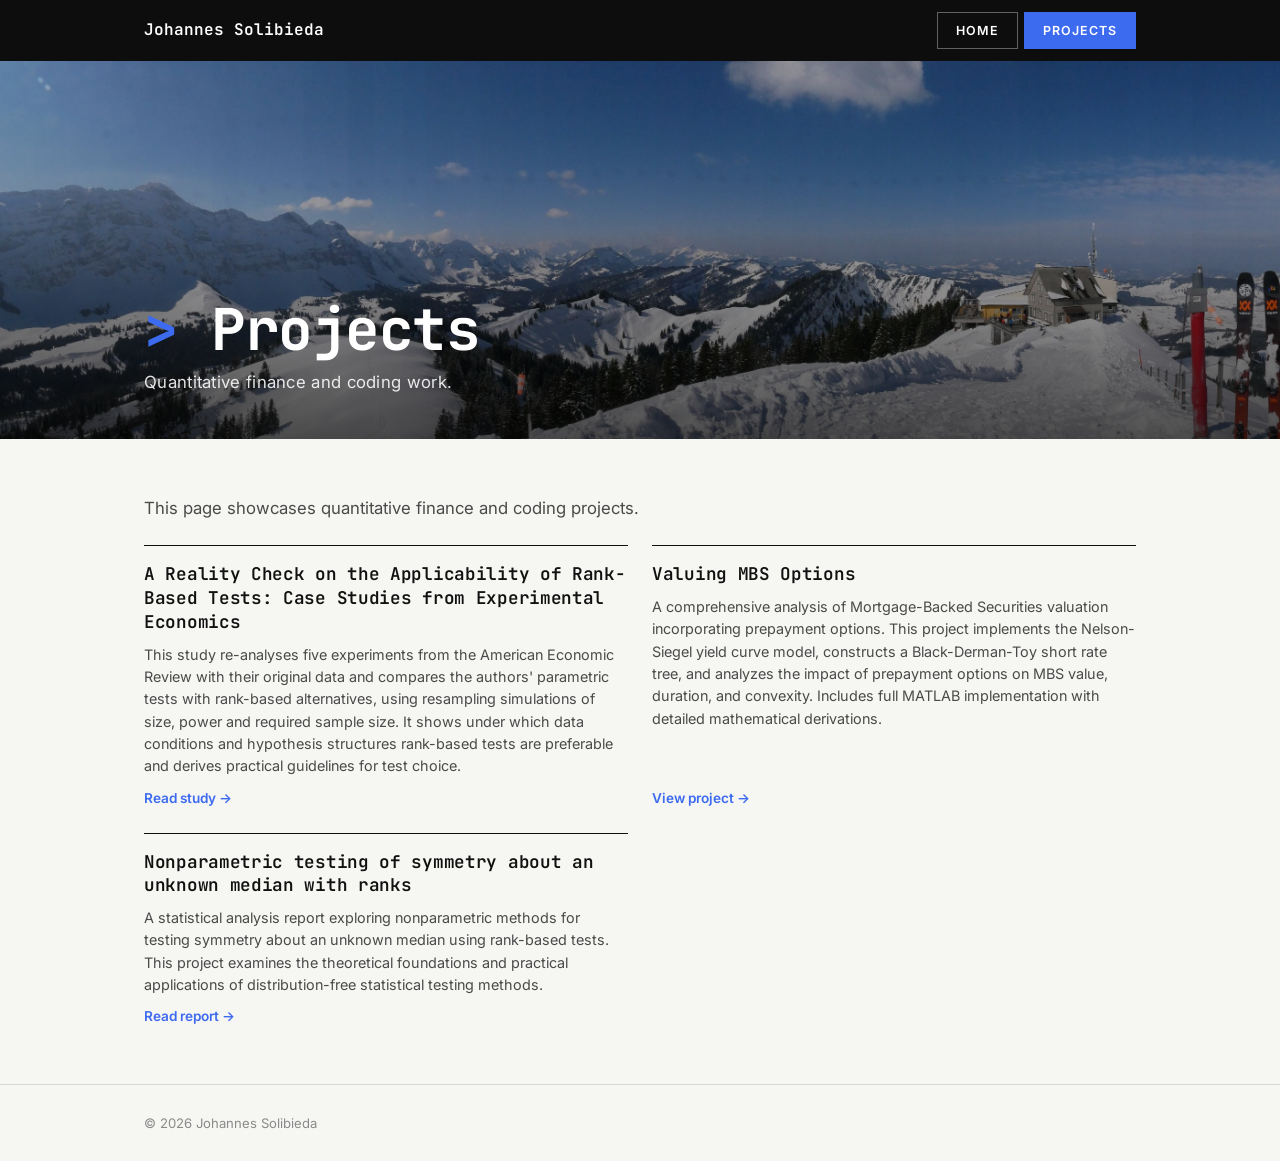
<file: projects.html>
<!DOCTYPE html>
<html lang="en">
<head>
    <meta charset="UTF-8">
    <meta name="viewport" content="width=device-width, initial-scale=1.0">
    <title>Projects - Johannes Solibieda</title>
    <meta name="description" content="Quantitative finance and coding projects by Johannes Solibieda.">
    <link rel="preconnect" href="https://fonts.googleapis.com">
    <link rel="preconnect" href="https://fonts.gstatic.com" crossorigin>
    <link href="https://fonts.googleapis.com/css2?family=Inter:wght@400;500;600;700&family=JetBrains+Mono:wght@400;600;700&display=swap" rel="stylesheet">
    <link rel="stylesheet" href="styles.css?v=5">
    <style>
        .hero {
            height: 42vh;
            min-height: 300px;
            max-height: 460px;
        }
    </style>
</head>
<body>
    <!-- Navigation Bar -->
    <nav>
        <div class="nav-container">
            <a href="index.html" class="logo">Johannes Solibieda</a>
            <ul class="nav-links">
                <li><a href="index.html">HOME</a></li>
                <li><a href="projects.html" class="active">PROJECTS</a></li>
            </ul>
        </div>
    </nav>

    <!-- Hero Section -->
    <header class="hero">
        <img src="style-pictures/web/hero-panorama.jpg" alt="Panorama of snowy alpine ridges" class="hero-image">
        <div class="hero-content">
            <h1 class="hero-title">Projects</h1>
            <p class="hero-subtitle">Quantitative finance and coding work.</p>
        </div>
    </header>

    <!-- Main Content -->
    <main>
        <section class="section">
            <div class="container">
                <p class="intro-text">This page showcases quantitative finance and coding projects.</p>

                <div class="projects-grid">
                    <a href="rank-based-tests/" class="project-card">
                        <h3 class="project-title">A Reality Check on the Applicability of Rank-Based Tests: Case Studies from Experimental Economics</h3>
                        <p class="project-description">
                            This study re-analyses five experiments from the American Economic Review with their original data
                            and compares the authors' parametric tests with rank-based alternatives, using resampling simulations of size, power and required sample size.
                            It shows under which data conditions and hypothesis structures rank-based tests are preferable and derives practical guidelines for test choice.
                        </p>
                        <span class="project-link">Read study →</span>
                    </a>

                    <a href="mbs-valuation/" class="project-card">
                        <h3 class="project-title">Valuing MBS Options</h3>
                        <p class="project-description">
                            A comprehensive analysis of Mortgage-Backed Securities valuation incorporating prepayment options.
                            This project implements the Nelson-Siegel yield curve model, constructs a Black-Derman-Toy short rate tree,
                            and analyzes the impact of prepayment options on MBS value, duration, and convexity.
                            Includes full MATLAB implementation with detailed mathematical derivations.
                        </p>
                        <span class="project-link">View project →</span>
                    </a>

                    <a href="nonparametric-symmetry-test/" class="project-card">
                        <h3 class="project-title">Nonparametric testing of symmetry about an unknown median with ranks</h3>
                        <p class="project-description">
                            A statistical analysis report exploring nonparametric methods for testing symmetry about an unknown median using rank-based tests.
                            This project examines the theoretical foundations and practical applications of distribution-free statistical testing methods.
                        </p>
                        <span class="project-link">Read report →</span>
                    </a>
                </div>
            </div>
        </section>
    </main>

    <!-- Footer -->
    <footer>
        <div class="container footer-inner">
            © 2026 Johannes Solibieda
        </div>
    </footer>
</body>
</html>
</file>
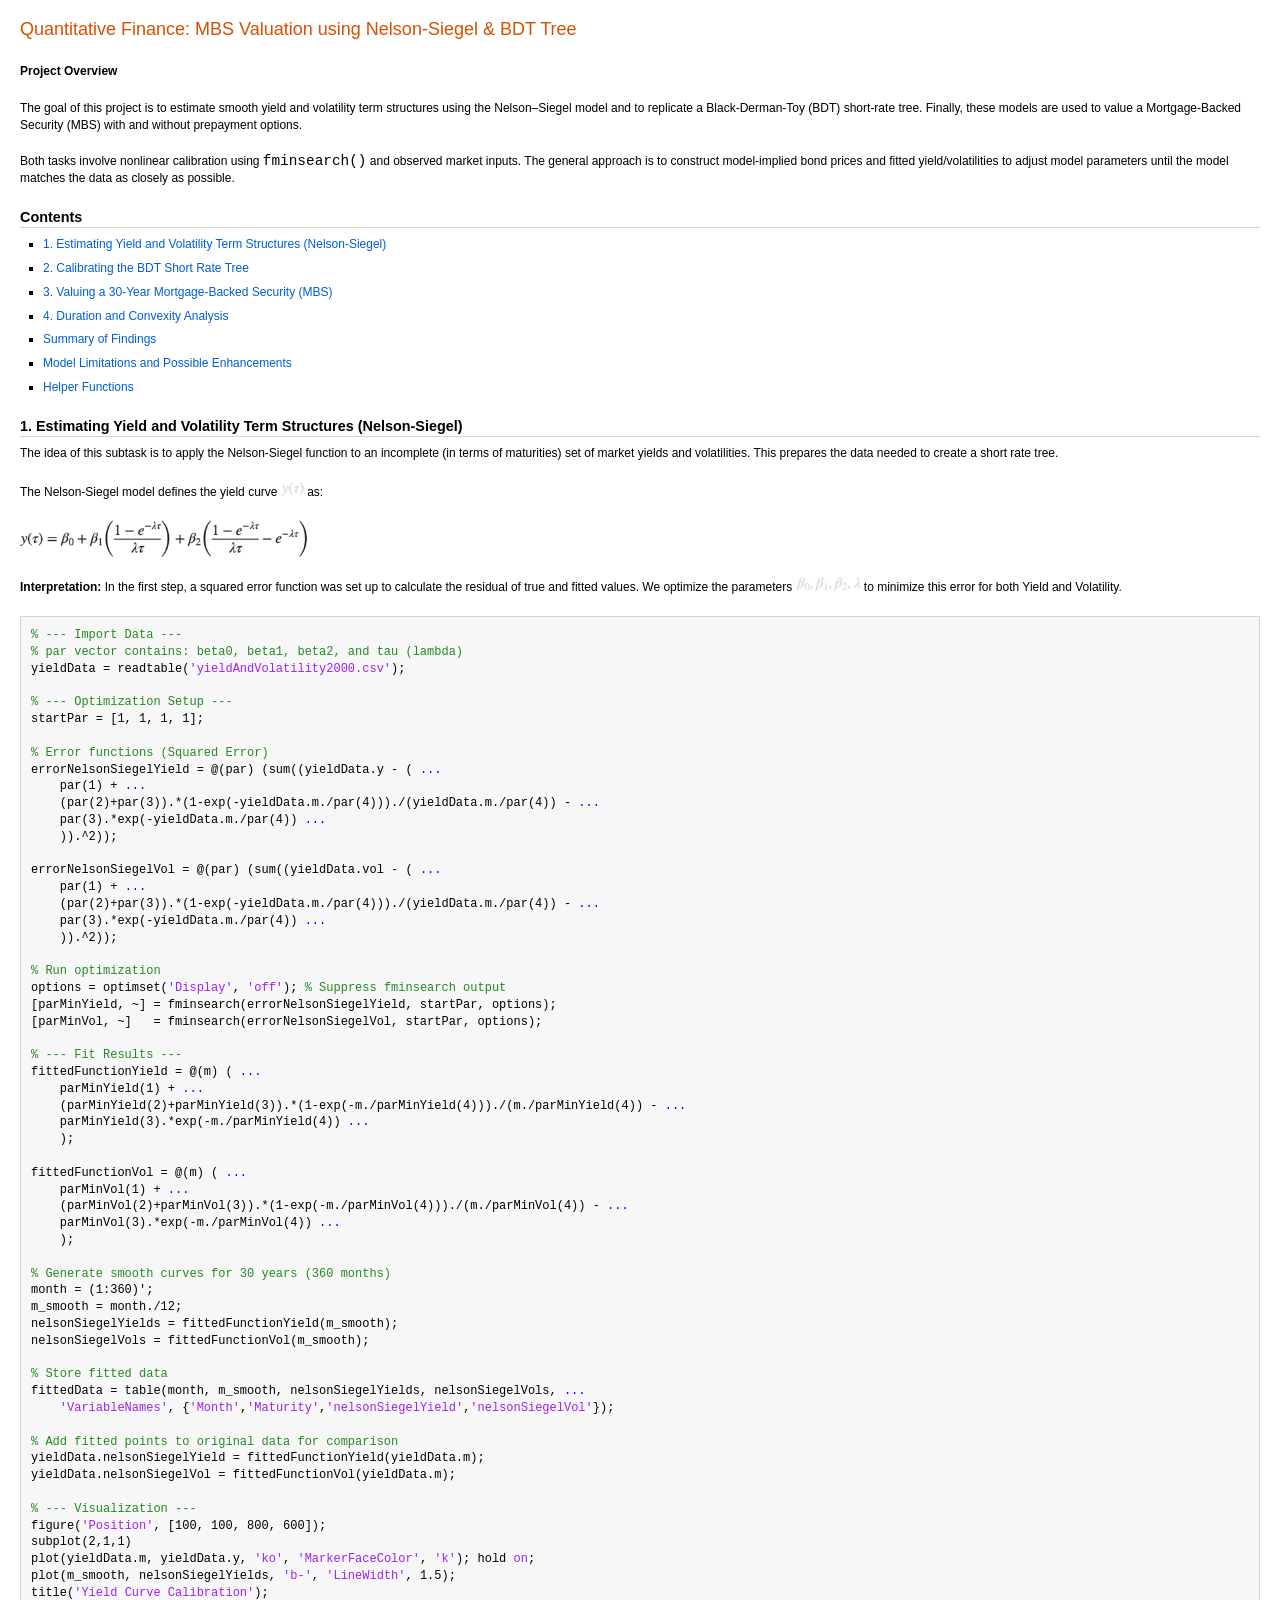
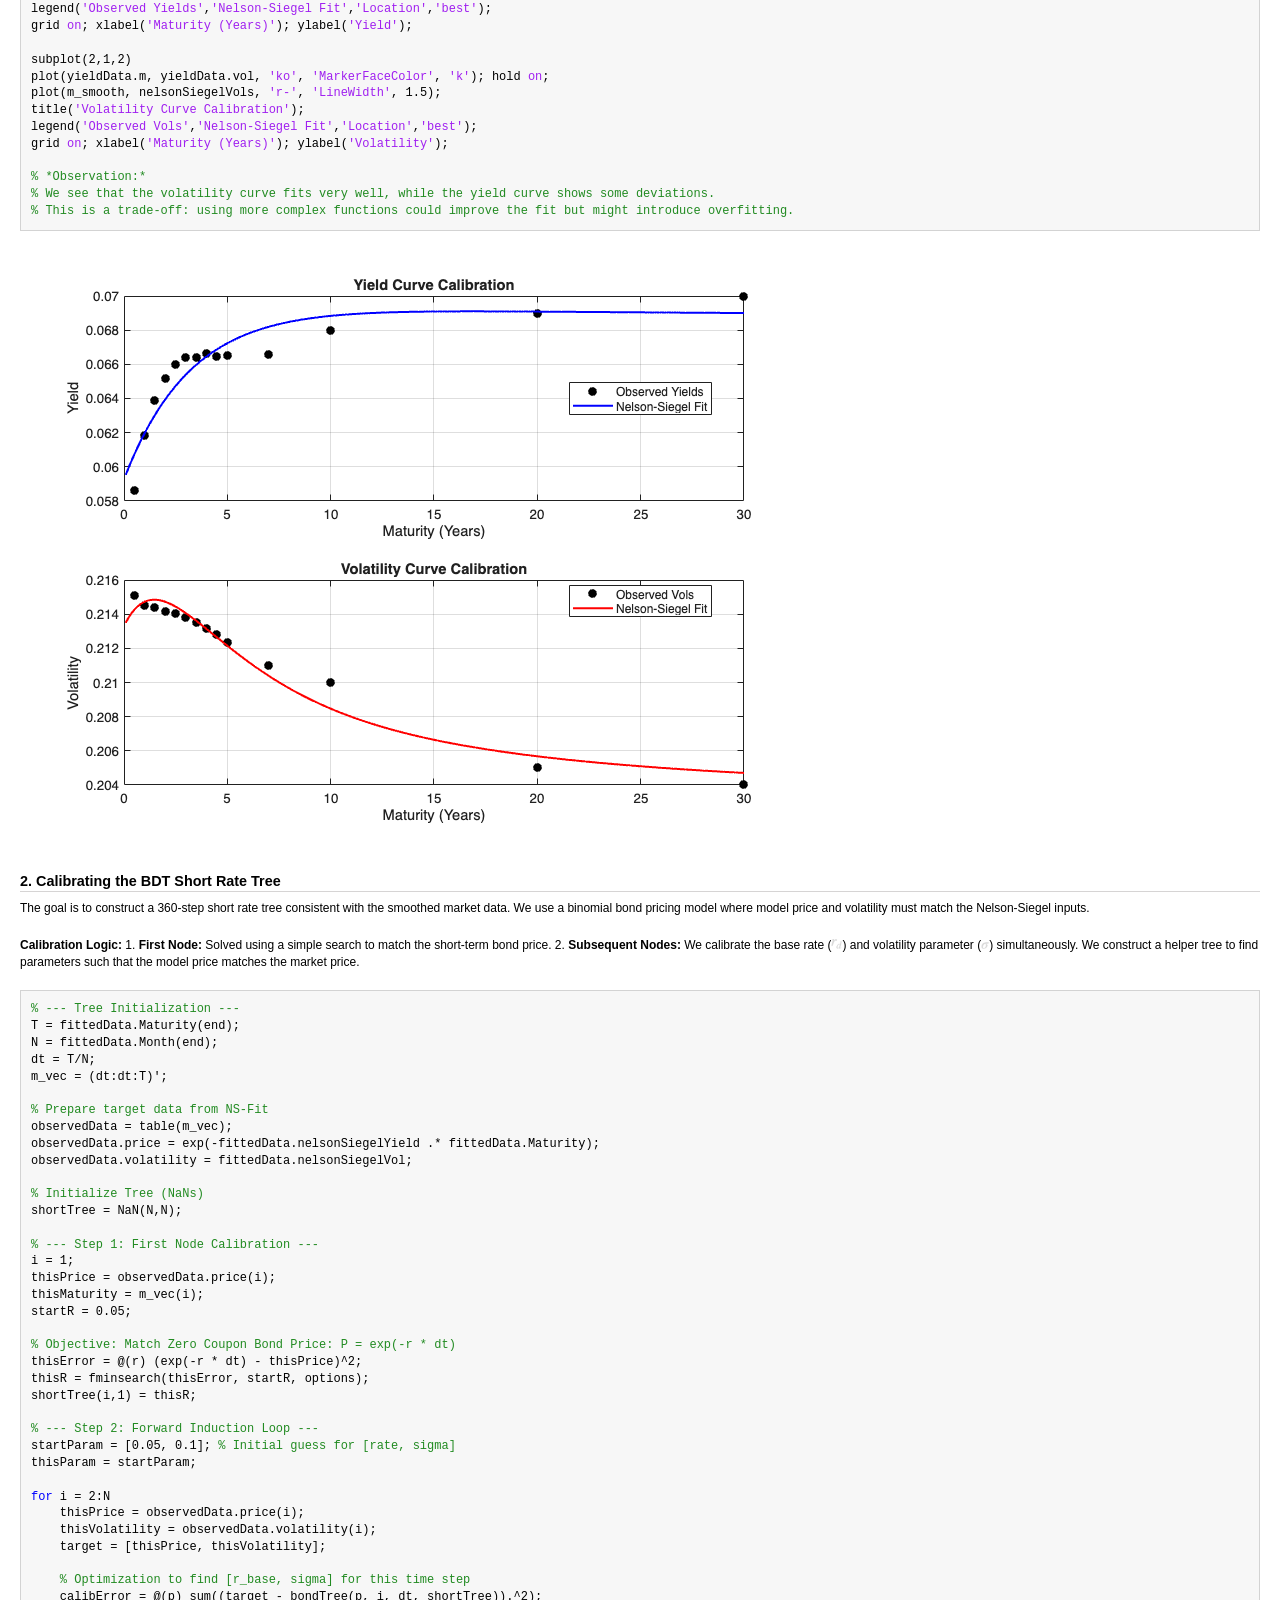
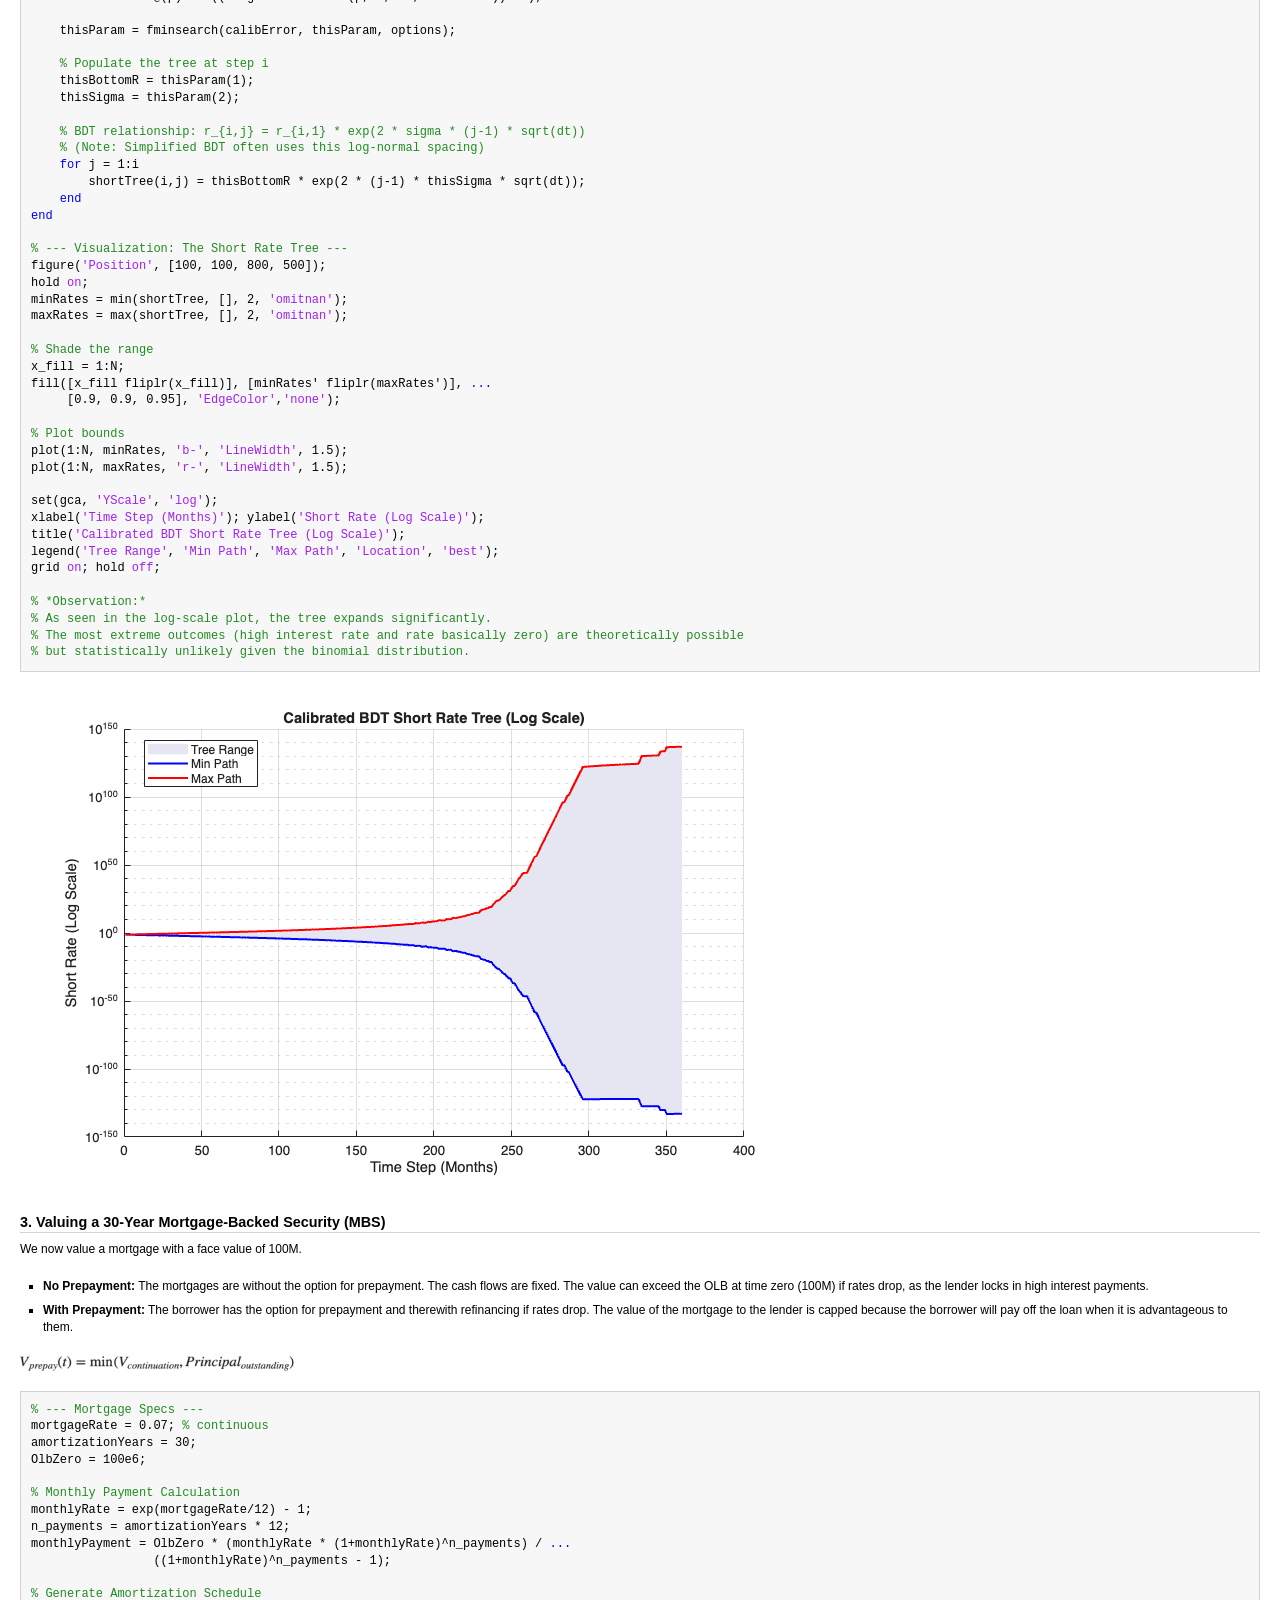
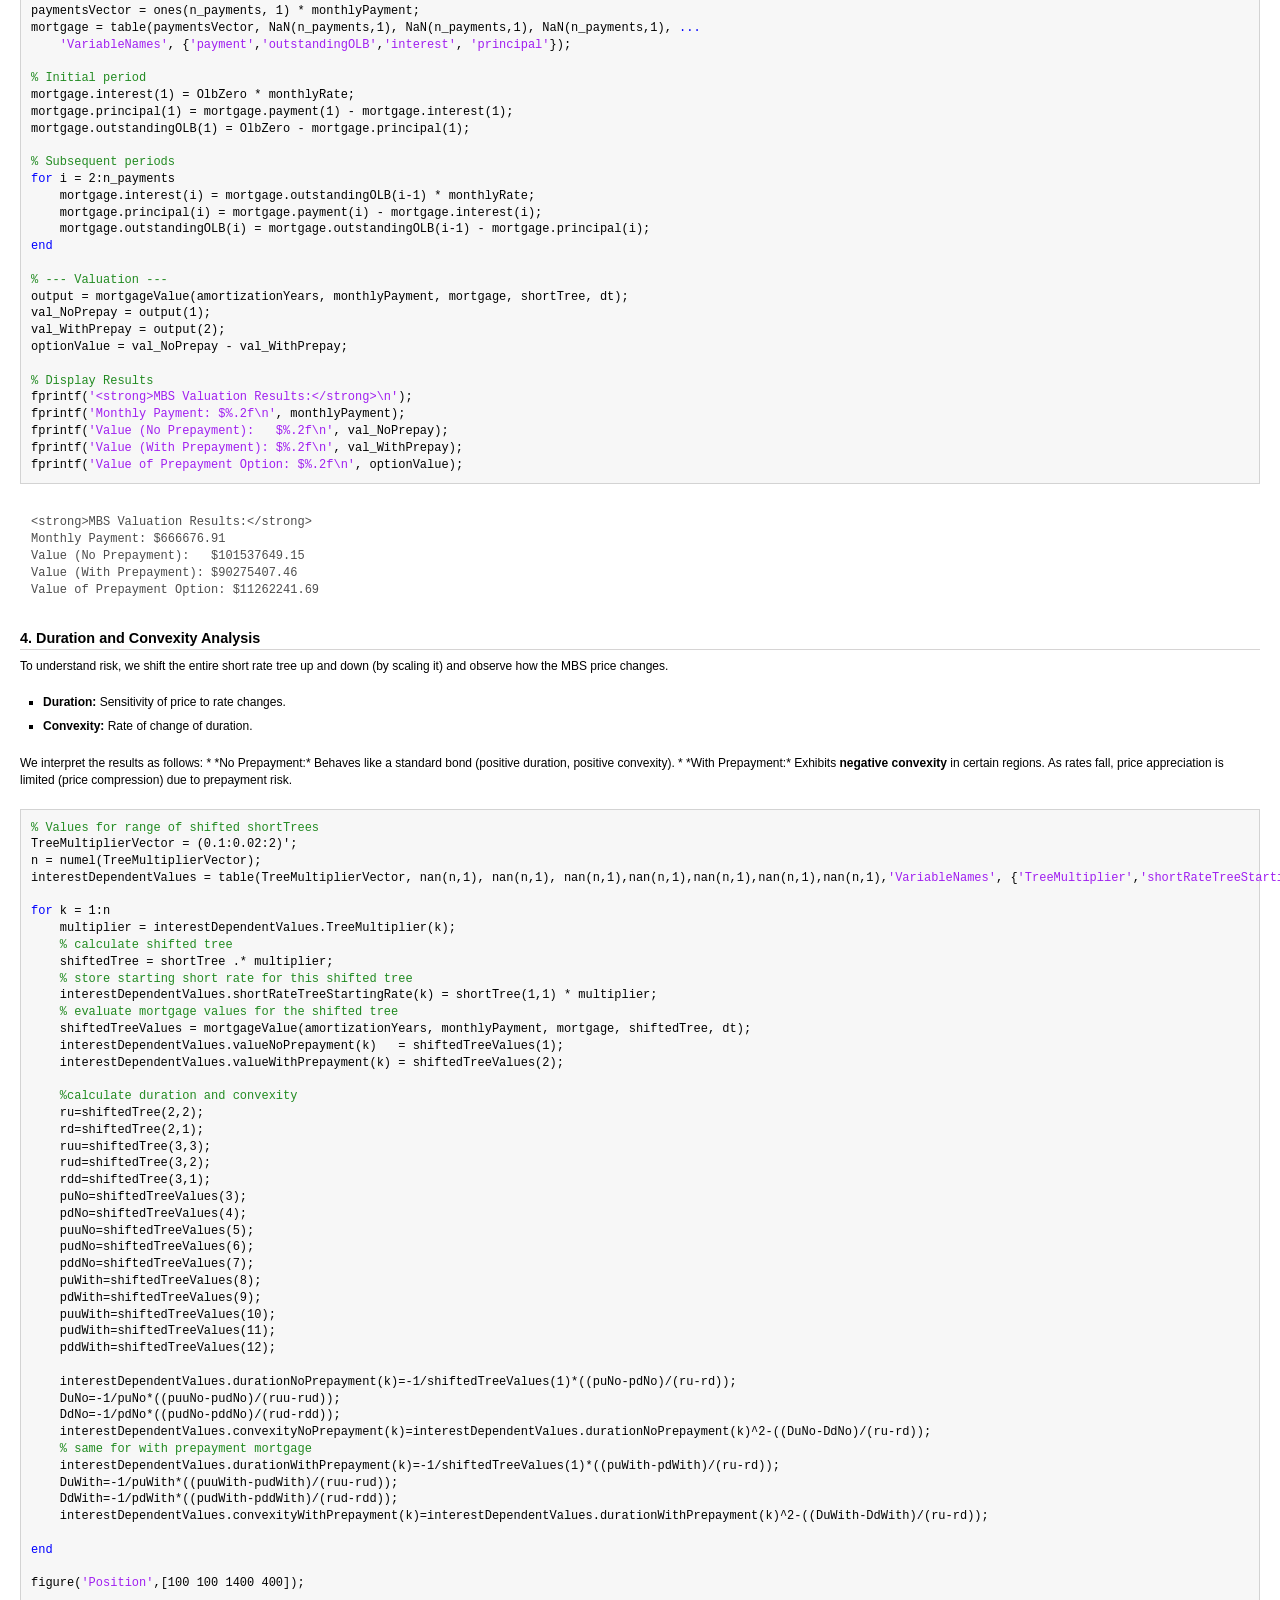
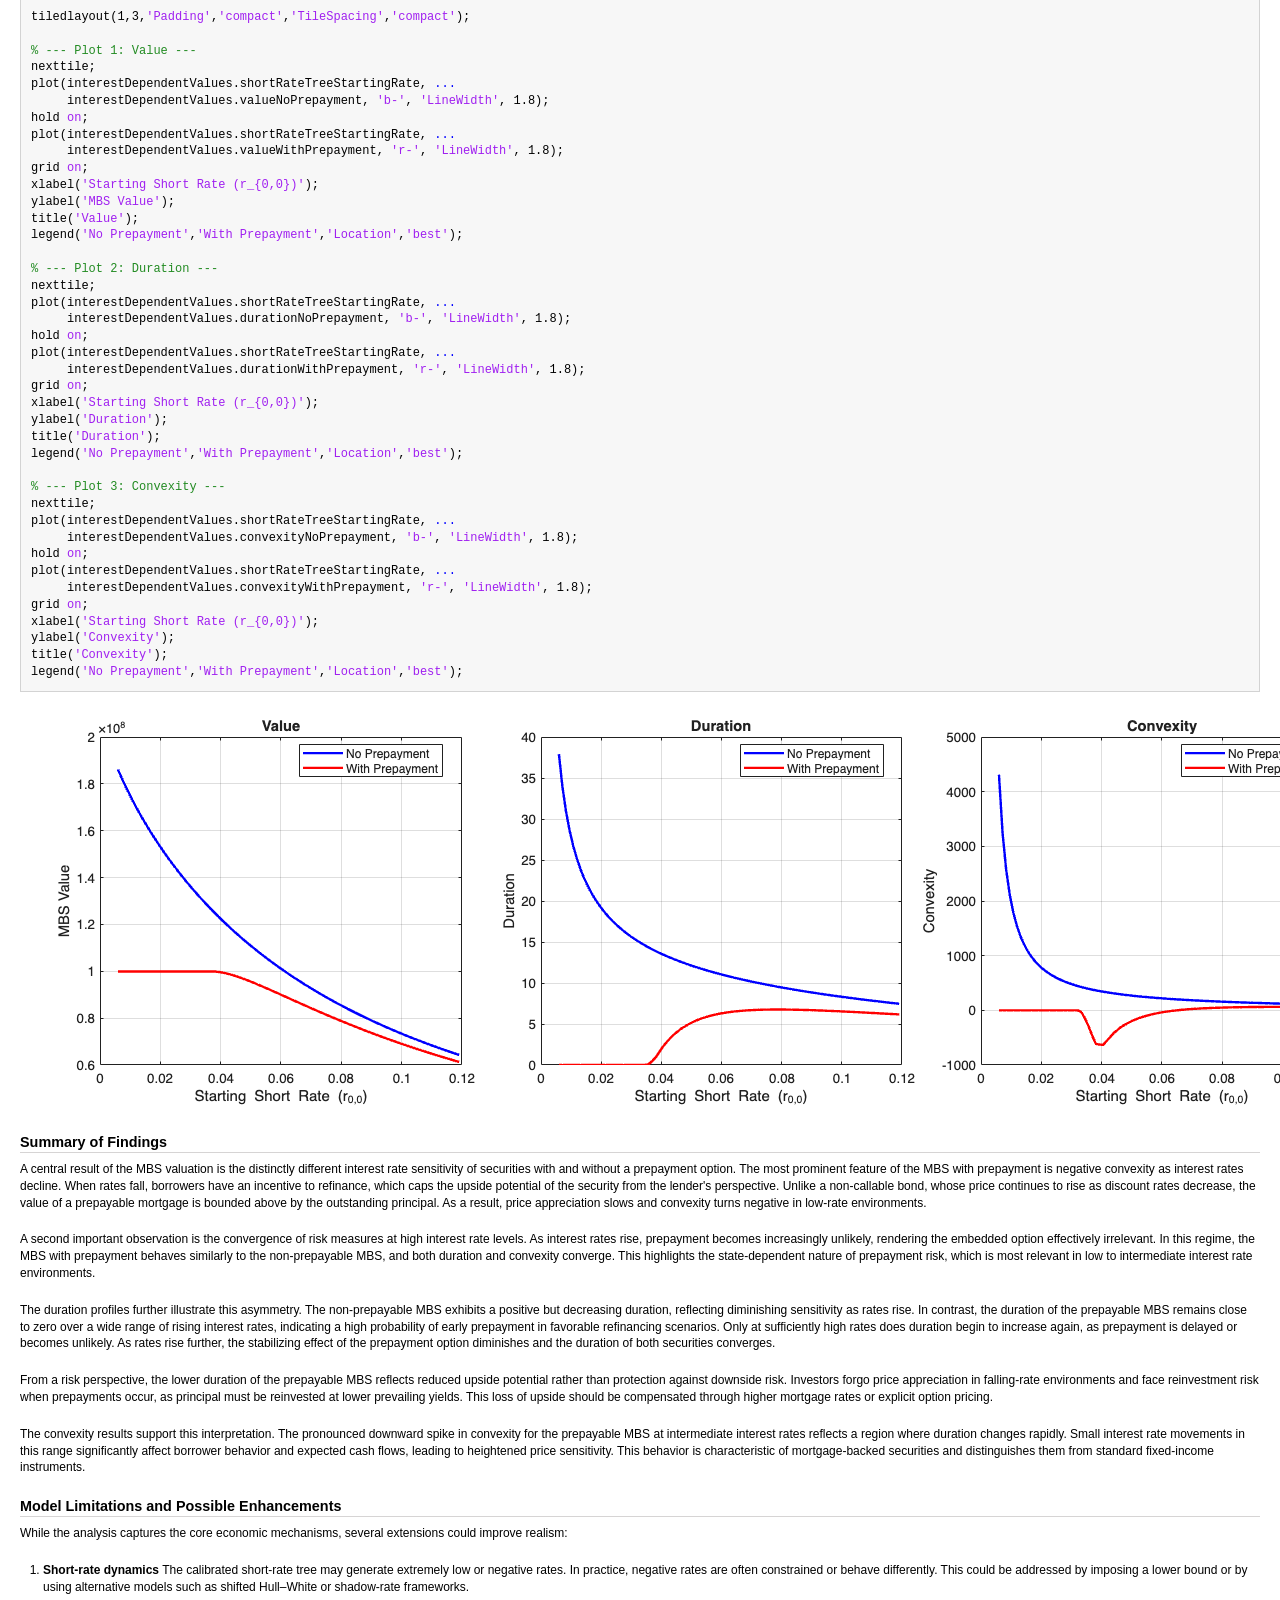
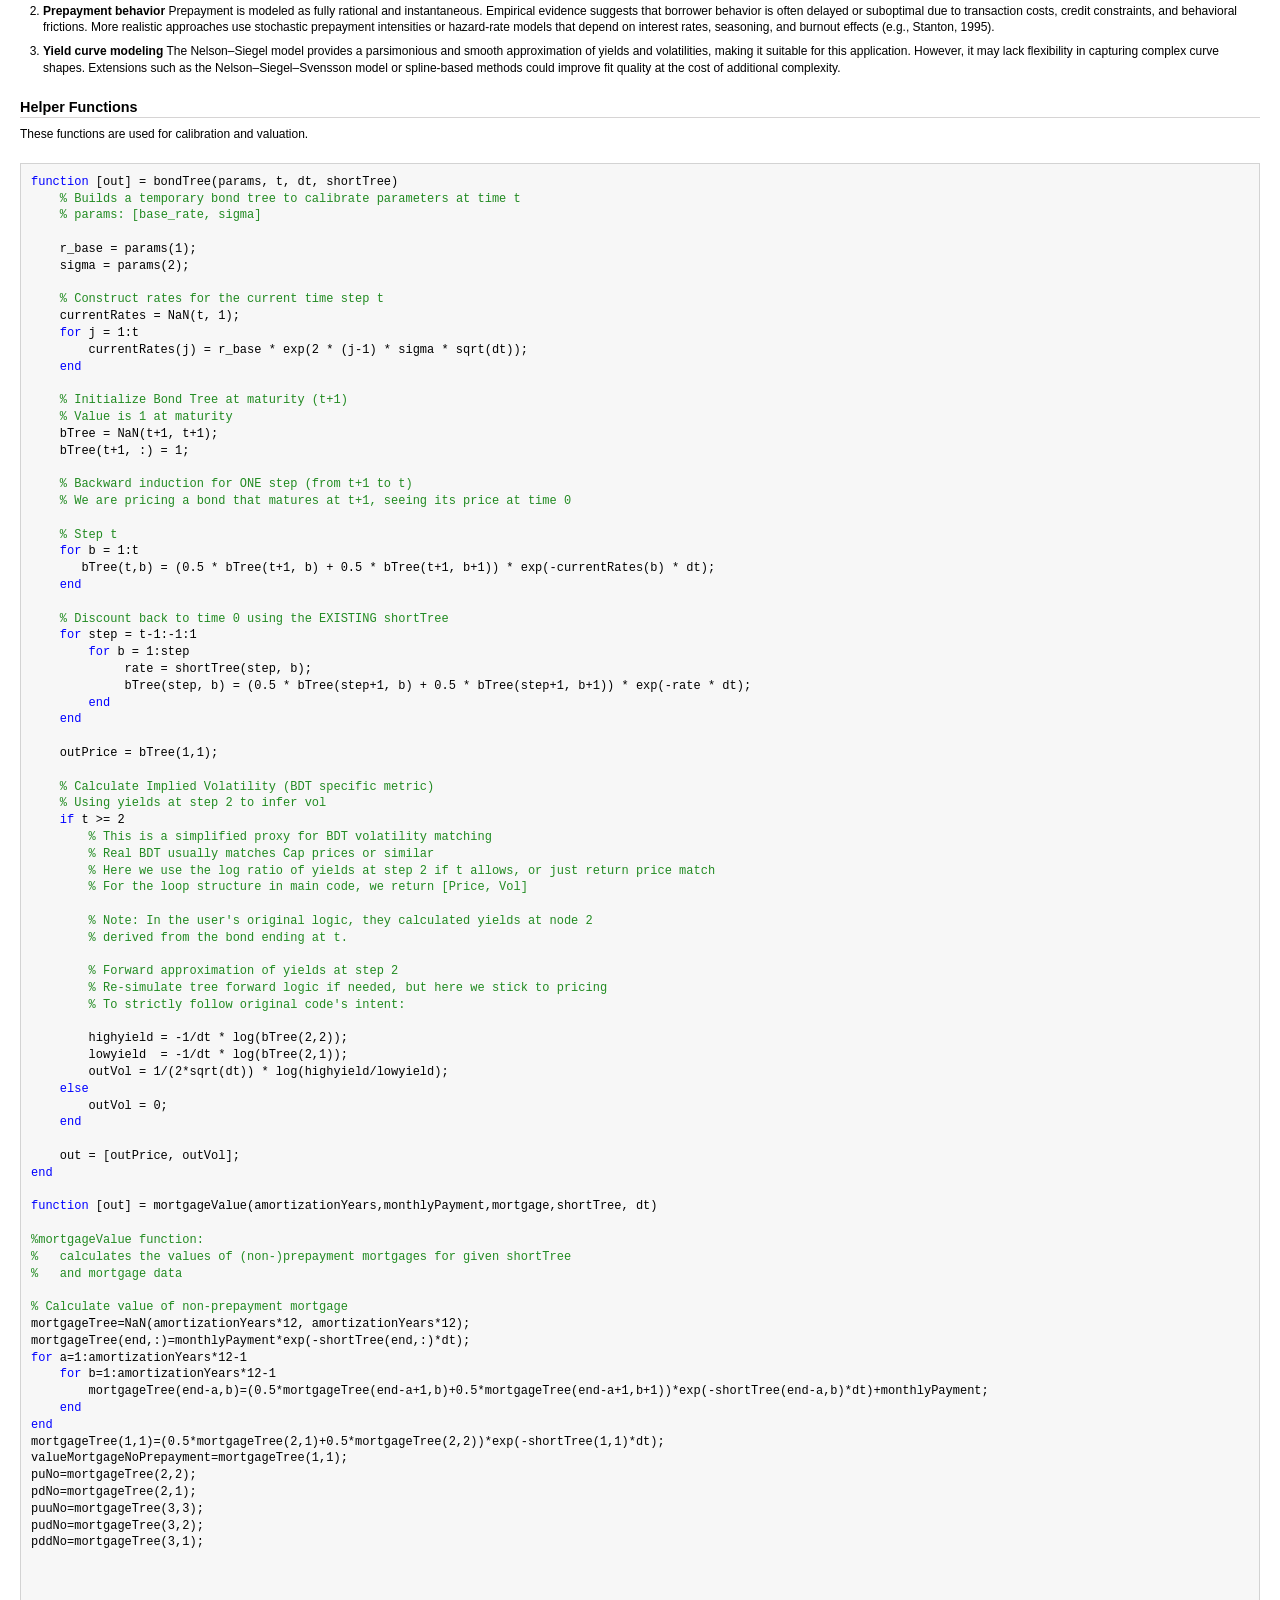
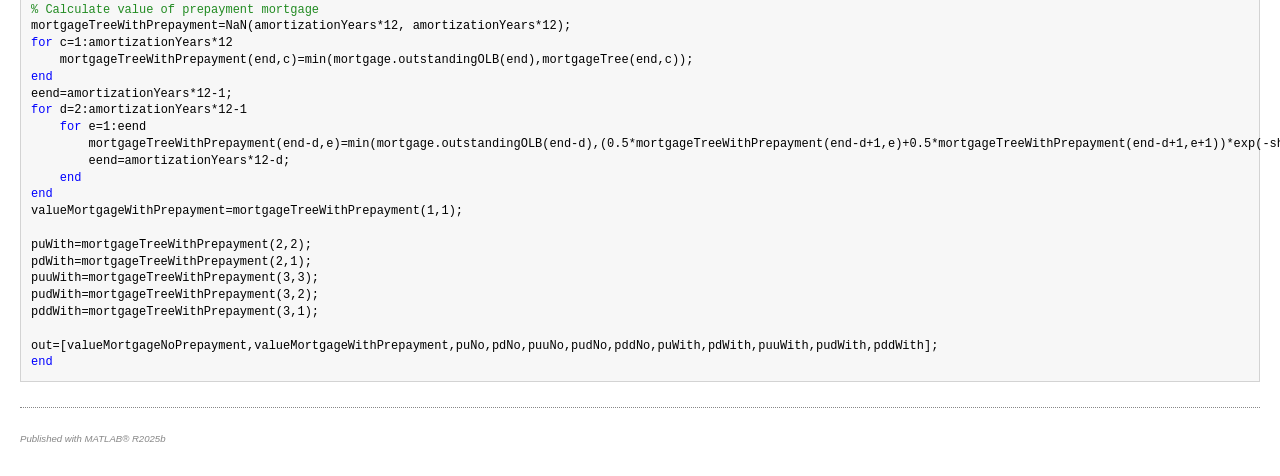
<file: projectMBS /html/mbs-valuation.html>
<!DOCTYPE HTML PUBLIC "-//W3C//DTD HTML 4.01 Transitional//EN">
<html>
<head>
<META http-equiv="Content-Type" content="text/html; charset=UTF-8">
<!--
This HTML was auto-generated from MATLAB code.
To make changes, update the MATLAB code and republish this document.
      -->
<title>Quantitative Finance: MBS Valuation using Nelson-Siegel &amp; BDT Tree</title>
<meta name="generator" content="MATLAB 25.2">
<link rel="schema.DC" href="http://purl.org/dc/elements/1.1/">
<meta name="DC.date" content="2026-01-25">
<meta name="DC.source" content="test1.m">
<style type="text/css">
html,body,div,span,applet,object,iframe,h1,h2,h3,h4,h5,h6,p,blockquote,pre,a,abbr,acronym,address,big,cite,code,del,dfn,em,font,img,ins,kbd,q,s,samp,small,strike,strong,tt,var,b,u,i,center,dl,dt,dd,ol,ul,li,fieldset,form,label,legend,table,caption,tbody,tfoot,thead,tr,th,td{margin:0;padding:0;border:0;outline:0;font-size:100%;vertical-align:baseline;background:transparent}body{line-height:1}ol,ul{list-style:none}blockquote,q{quotes:none}blockquote:before,blockquote:after,q:before,q:after{content:'';content:none}:focus{outine:0}ins{text-decoration:none}del{text-decoration:line-through}table{border-collapse:collapse;border-spacing:0}

html { min-height:100%; margin-bottom:1px; }
html body { height:100%; margin:0px; font-family:Arial, Helvetica, sans-serif; font-size:10px; color:#000; line-height:140%; background:#fff none; overflow-y:scroll; }
html body td { vertical-align:top; text-align:left; }

h1 { padding:0px; margin:0px 0px 25px; font-family:Arial, Helvetica, sans-serif; font-size:1.5em; color:#d55000; line-height:100%; font-weight:normal; }
h2 { padding:0px; margin:0px 0px 8px; font-family:Arial, Helvetica, sans-serif; font-size:1.2em; color:#000; font-weight:bold; line-height:140%; border-bottom:1px solid #d6d4d4; display:block; }
h3 { padding:0px; margin:0px 0px 5px; font-family:Arial, Helvetica, sans-serif; font-size:1.1em; color:#000; font-weight:bold; line-height:140%; }

a { color:#005fce; text-decoration:none; }
a:hover { color:#005fce; text-decoration:underline; }
a:visited { color:#004aa0; text-decoration:none; }

p { padding:0px; margin:0px 0px 20px; }
img { padding:0px; margin:0px 0px 20px; border:none; }
p img, pre img, tt img, li img, h1 img, h2 img { margin-bottom:0px; }

ul { padding:0px; margin:0px 0px 20px 23px; list-style:square; }
ul li { padding:0px; margin:0px 0px 7px 0px; }
ul li ul { padding:5px 0px 0px; margin:0px 0px 7px 23px; }
ul li ol li { list-style:decimal; }
ol { padding:0px; margin:0px 0px 20px 0px; list-style:decimal; }
ol li { padding:0px; margin:0px 0px 7px 23px; list-style-type:decimal; }
ol li ol { padding:5px 0px 0px; margin:0px 0px 7px 0px; }
ol li ol li { list-style-type:lower-alpha; }
ol li ul { padding-top:7px; }
ol li ul li { list-style:square; }

.content { font-size:1.2em; line-height:140%; padding: 20px; }

pre, code { font-size:12px; }
tt { font-size: 1.2em; }
pre { margin:0px 0px 20px; }
pre.codeinput { padding:10px; border:1px solid #d3d3d3; background:#f7f7f7; }
pre.codeoutput { padding:10px 11px; margin:0px 0px 20px; color:#4c4c4c; }
pre.error { color:red; }

@media print { pre.codeinput, pre.codeoutput { word-wrap:break-word; width:100%; } }

span.keyword { color:#0000FF }
span.comment { color:#228B22 }
span.string { color:#A020F0 }
span.untermstring { color:#B20000 }
span.syscmd { color:#B28C00 }
span.typesection { color:#A0522D }

.footer { width:auto; padding:10px 0px; margin:25px 0px 0px; border-top:1px dotted #878787; font-size:0.8em; line-height:140%; font-style:italic; color:#878787; text-align:left; float:none; }
.footer p { margin:0px; }
.footer a { color:#878787; }
.footer a:hover { color:#878787; text-decoration:underline; }
.footer a:visited { color:#878787; }

table th { padding:7px 5px; text-align:left; vertical-align:middle; border: 1px solid #d6d4d4; font-weight:bold; }
table td { padding:7px 5px; text-align:left; vertical-align:top; border:1px solid #d6d4d4; }





  </style>
</head>
<body>
<div class="content">
<h1>Quantitative Finance: MBS Valuation using Nelson-Siegel &amp; BDT Tree</h1>
<!--introduction-->
<p>
<b>Project Overview</b>
</p>
<p>The goal of this project is to estimate smooth yield and volatility term structures using the Nelson&ndash;Siegel model and to replicate a Black-Derman-Toy (BDT) short-rate tree. Finally, these models are used to value a Mortgage-Backed Security (MBS) with and without prepayment options.</p>
<p>Both tasks involve nonlinear calibration using <tt>fminsearch()</tt> and observed market inputs. The general approach is to construct model-implied bond prices and fitted yield/volatilities to adjust model parameters until the model matches the data as closely as possible.</p>
<!--/introduction-->
<h2>Contents</h2>
<div>
<ul>
<li>
<a href="#1">1. Estimating Yield and Volatility Term Structures (Nelson-Siegel)</a>
</li>
<li>
<a href="#2">2. Calibrating the BDT Short Rate Tree</a>
</li>
<li>
<a href="#3">3. Valuing a 30-Year Mortgage-Backed Security (MBS)</a>
</li>
<li>
<a href="#4">4. Duration and Convexity Analysis</a>
</li>
<li>
<a href="#5">Summary of Findings</a>
</li>
<li>
<a href="#6">Model Limitations and Possible Enhancements</a>
</li>
<li>
<a href="#7">Helper Functions</a>
</li>
</ul>
</div>
<h2 id="1">1. Estimating Yield and Volatility Term Structures (Nelson-Siegel)</h2>
<p>The idea of this subtask is to apply the Nelson-Siegel function to an incomplete (in terms of maturities) set of market yields and volatilities. This prepares the data needed to create a short rate tree.</p>
<p>The Nelson-Siegel model defines the yield curve <img src="mbs-valuation_eq00384752939285451007.png" alt="$y(\tau)$" style="width:23px;height:14px;"> as:</p>
<p>
<img src="mbs-valuation_eq10598821649972864043.png" alt="$y(\tau) = \beta_0 + \beta_1 \left( \frac{1-e^{-\lambda \tau}}{\lambda \tau} \right) + \beta_2 \left( \frac{1-e^{-\lambda \tau}}{\lambda \tau} - e^{-\lambda \tau} \right)$" style="width:287px;height:37px;"></p>
<p>
<b>Interpretation:</b> In the first step, a squared error function was set up to calculate the residual of true and fitted values. We optimize the parameters <img src="mbs-valuation_eq08892760791975262576.png" alt="$\beta_0, \beta_1, \beta_2, \lambda$" style="width:65px;height:14px;"> to minimize this error for both Yield and Volatility.</p>
<pre class="codeinput">
<span class="comment">% --- Import Data ---</span>
<span class="comment">% par vector contains: beta0, beta1, beta2, and tau (lambda)</span>
yieldData = readtable(<span class="string">'yieldAndVolatility2000.csv'</span>);

<span class="comment">% --- Optimization Setup ---</span>
startPar = [1, 1, 1, 1];

<span class="comment">% Error functions (Squared Error)</span>
errorNelsonSiegelYield = @(par) (sum((yieldData.y - ( <span class="keyword">...</span>
    par(1) + <span class="keyword">...</span>
    (par(2)+par(3)).*(1-exp(-yieldData.m./par(4)))./(yieldData.m./par(4)) - <span class="keyword">...</span>
    par(3).*exp(-yieldData.m./par(4)) <span class="keyword">...</span>
    )).^2));

errorNelsonSiegelVol = @(par) (sum((yieldData.vol - ( <span class="keyword">...</span>
    par(1) + <span class="keyword">...</span>
    (par(2)+par(3)).*(1-exp(-yieldData.m./par(4)))./(yieldData.m./par(4)) - <span class="keyword">...</span>
    par(3).*exp(-yieldData.m./par(4)) <span class="keyword">...</span>
    )).^2));

<span class="comment">% Run optimization</span>
options = optimset(<span class="string">'Display'</span>, <span class="string">'off'</span>); <span class="comment">% Suppress fminsearch output</span>
[parMinYield, ~] = fminsearch(errorNelsonSiegelYield, startPar, options);
[parMinVol, ~]   = fminsearch(errorNelsonSiegelVol, startPar, options);

<span class="comment">% --- Fit Results ---</span>
fittedFunctionYield = @(m) ( <span class="keyword">...</span>
    parMinYield(1) + <span class="keyword">...</span>
    (parMinYield(2)+parMinYield(3)).*(1-exp(-m./parMinYield(4)))./(m./parMinYield(4)) - <span class="keyword">...</span>
    parMinYield(3).*exp(-m./parMinYield(4)) <span class="keyword">...</span>
    );

fittedFunctionVol = @(m) ( <span class="keyword">...</span>
    parMinVol(1) + <span class="keyword">...</span>
    (parMinVol(2)+parMinVol(3)).*(1-exp(-m./parMinVol(4)))./(m./parMinVol(4)) - <span class="keyword">...</span>
    parMinVol(3).*exp(-m./parMinVol(4)) <span class="keyword">...</span>
    );

<span class="comment">% Generate smooth curves for 30 years (360 months)</span>
month = (1:360)';
m_smooth = month./12;
nelsonSiegelYields = fittedFunctionYield(m_smooth);
nelsonSiegelVols = fittedFunctionVol(m_smooth);

<span class="comment">% Store fitted data</span>
fittedData = table(month, m_smooth, nelsonSiegelYields, nelsonSiegelVols, <span class="keyword">...</span>
    <span class="string">'VariableNames'</span>, {<span class="string">'Month'</span>,<span class="string">'Maturity'</span>,<span class="string">'nelsonSiegelYield'</span>,<span class="string">'nelsonSiegelVol'</span>});

<span class="comment">% Add fitted points to original data for comparison</span>
yieldData.nelsonSiegelYield = fittedFunctionYield(yieldData.m);
yieldData.nelsonSiegelVol = fittedFunctionVol(yieldData.m);

<span class="comment">% --- Visualization ---</span>
figure(<span class="string">'Position'</span>, [100, 100, 800, 600]);
subplot(2,1,1)
plot(yieldData.m, yieldData.y, <span class="string">'ko'</span>, <span class="string">'MarkerFaceColor'</span>, <span class="string">'k'</span>); hold <span class="string">on</span>;
plot(m_smooth, nelsonSiegelYields, <span class="string">'b-'</span>, <span class="string">'LineWidth'</span>, 1.5);
title(<span class="string">'Yield Curve Calibration'</span>);
legend(<span class="string">'Observed Yields'</span>,<span class="string">'Nelson-Siegel Fit'</span>,<span class="string">'Location'</span>,<span class="string">'best'</span>);
grid <span class="string">on</span>; xlabel(<span class="string">'Maturity (Years)'</span>); ylabel(<span class="string">'Yield'</span>);

subplot(2,1,2)
plot(yieldData.m, yieldData.vol, <span class="string">'ko'</span>, <span class="string">'MarkerFaceColor'</span>, <span class="string">'k'</span>); hold <span class="string">on</span>;
plot(m_smooth, nelsonSiegelVols, <span class="string">'r-'</span>, <span class="string">'LineWidth'</span>, 1.5);
title(<span class="string">'Volatility Curve Calibration'</span>);
legend(<span class="string">'Observed Vols'</span>,<span class="string">'Nelson-Siegel Fit'</span>,<span class="string">'Location'</span>,<span class="string">'best'</span>);
grid <span class="string">on</span>; xlabel(<span class="string">'Maturity (Years)'</span>); ylabel(<span class="string">'Volatility'</span>);

<span class="comment">% *Observation:*</span>
<span class="comment">% We see that the volatility curve fits very well, while the yield curve shows some deviations.</span>
<span class="comment">% This is a trade-off: using more complex functions could improve the fit but might introduce overfitting.</span>
</pre>
<img vspace="5" hspace="5" src="mbs-valuation_01.png" alt=""> <h2 id="2">2. Calibrating the BDT Short Rate Tree</h2>
<p>The goal is to construct a 360-step short rate tree consistent with the smoothed market data. We use a binomial bond pricing model where model price and volatility must match the Nelson-Siegel inputs.</p>
<p>
<b>Calibration Logic:</b> 1. <b>First Node:</b> Solved using a simple search to match the short-term bond price. 2. <b>Subsequent Nodes:</b> We calibrate the base rate (<img src="mbs-valuation_eq13826276409893519087.png" alt="$r_{d}$" style="width:11px;height:10px;">) and volatility parameter (<img src="mbs-valuation_eq09992033592989221171.png" alt="$\sigma$" style="width:8px;height:7px;">) simultaneously. We construct a helper tree to find parameters such that the model price matches the market price.</p>
<pre class="codeinput">
<span class="comment">% --- Tree Initialization ---</span>
T = fittedData.Maturity(end);
N = fittedData.Month(end);
dt = T/N;
m_vec = (dt:dt:T)';

<span class="comment">% Prepare target data from NS-Fit</span>
observedData = table(m_vec);
observedData.price = exp(-fittedData.nelsonSiegelYield .* fittedData.Maturity);
observedData.volatility = fittedData.nelsonSiegelVol;

<span class="comment">% Initialize Tree (NaNs)</span>
shortTree = NaN(N,N);

<span class="comment">% --- Step 1: First Node Calibration ---</span>
i = 1;
thisPrice = observedData.price(i);
thisMaturity = m_vec(i);
startR = 0.05;

<span class="comment">% Objective: Match Zero Coupon Bond Price: P = exp(-r * dt)</span>
thisError = @(r) (exp(-r * dt) - thisPrice)^2;
thisR = fminsearch(thisError, startR, options);
shortTree(i,1) = thisR;

<span class="comment">% --- Step 2: Forward Induction Loop ---</span>
startParam = [0.05, 0.1]; <span class="comment">% Initial guess for [rate, sigma]</span>
thisParam = startParam;

<span class="keyword">for</span> i = 2:N
    thisPrice = observedData.price(i);
    thisVolatility = observedData.volatility(i);
    target = [thisPrice, thisVolatility];

    <span class="comment">% Optimization to find [r_base, sigma] for this time step</span>
    calibError = @(p) sum((target - bondTree(p, i, dt, shortTree)).^2);

    thisParam = fminsearch(calibError, thisParam, options);

    <span class="comment">% Populate the tree at step i</span>
    thisBottomR = thisParam(1);
    thisSigma = thisParam(2);

    <span class="comment">% BDT relationship: r_{i,j} = r_{i,1} * exp(2 * sigma * (j-1) * sqrt(dt))</span>
    <span class="comment">% (Note: Simplified BDT often uses this log-normal spacing)</span>
    <span class="keyword">for</span> j = 1:i
        shortTree(i,j) = thisBottomR * exp(2 * (j-1) * thisSigma * sqrt(dt));
    <span class="keyword">end</span>
<span class="keyword">end</span>

<span class="comment">% --- Visualization: The Short Rate Tree ---</span>
figure(<span class="string">'Position'</span>, [100, 100, 800, 500]);
hold <span class="string">on</span>;
minRates = min(shortTree, [], 2, <span class="string">'omitnan'</span>);
maxRates = max(shortTree, [], 2, <span class="string">'omitnan'</span>);

<span class="comment">% Shade the range</span>
x_fill = 1:N;
fill([x_fill fliplr(x_fill)], [minRates' fliplr(maxRates')], <span class="keyword">...</span>
     [0.9, 0.9, 0.95], <span class="string">'EdgeColor'</span>,<span class="string">'none'</span>);

<span class="comment">% Plot bounds</span>
plot(1:N, minRates, <span class="string">'b-'</span>, <span class="string">'LineWidth'</span>, 1.5);
plot(1:N, maxRates, <span class="string">'r-'</span>, <span class="string">'LineWidth'</span>, 1.5);

set(gca, <span class="string">'YScale'</span>, <span class="string">'log'</span>);
xlabel(<span class="string">'Time Step (Months)'</span>); ylabel(<span class="string">'Short Rate (Log Scale)'</span>);
title(<span class="string">'Calibrated BDT Short Rate Tree (Log Scale)'</span>);
legend(<span class="string">'Tree Range'</span>, <span class="string">'Min Path'</span>, <span class="string">'Max Path'</span>, <span class="string">'Location'</span>, <span class="string">'best'</span>);
grid <span class="string">on</span>; hold <span class="string">off</span>;

<span class="comment">% *Observation:*</span>
<span class="comment">% As seen in the log-scale plot, the tree expands significantly.</span>
<span class="comment">% The most extreme outcomes (high interest rate and rate basically zero) are theoretically possible</span>
<span class="comment">% but statistically unlikely given the binomial distribution.</span>
</pre>
<img vspace="5" hspace="5" src="mbs-valuation_02.png" alt=""> <h2 id="3">3. Valuing a 30-Year Mortgage-Backed Security (MBS)</h2>
<p>We now value a mortgage with a face value of 100M.</p>
<div>
<ul>
<li>
<b>No Prepayment:</b> The mortgages are without the option for prepayment. The cash flows are fixed. The value can exceed the OLB at time zero (100M) if rates drop, as the lender locks in high interest payments.</li>
<li>
<b>With Prepayment:</b> The borrower has the option for prepayment and therewith refinancing if rates drop. The value of the mortgage to the lender is capped because the borrower will pay off the loan when it is advantageous to them.</li>
</ul>
</div>
<p>
<img src="mbs-valuation_eq09317544988425735217.png" alt="$$V_{prepay}(t) = \min( V_{continuation}, Principal_{outstanding})$$" style="width:274px;height:15px;"></p>
<pre class="codeinput">
<span class="comment">% --- Mortgage Specs ---</span>
mortgageRate = 0.07; <span class="comment">% continuous</span>
amortizationYears = 30;
OlbZero = 100e6;

<span class="comment">% Monthly Payment Calculation</span>
monthlyRate = exp(mortgageRate/12) - 1;
n_payments = amortizationYears * 12;
monthlyPayment = OlbZero * (monthlyRate * (1+monthlyRate)^n_payments) / <span class="keyword">...</span>
                 ((1+monthlyRate)^n_payments - 1);

<span class="comment">% Generate Amortization Schedule</span>
paymentsVector = ones(n_payments, 1) * monthlyPayment;
mortgage = table(paymentsVector, NaN(n_payments,1), NaN(n_payments,1), NaN(n_payments,1), <span class="keyword">...</span>
    <span class="string">'VariableNames'</span>, {<span class="string">'payment'</span>,<span class="string">'outstandingOLB'</span>,<span class="string">'interest'</span>, <span class="string">'principal'</span>});

<span class="comment">% Initial period</span>
mortgage.interest(1) = OlbZero * monthlyRate;
mortgage.principal(1) = mortgage.payment(1) - mortgage.interest(1);
mortgage.outstandingOLB(1) = OlbZero - mortgage.principal(1);

<span class="comment">% Subsequent periods</span>
<span class="keyword">for</span> i = 2:n_payments
    mortgage.interest(i) = mortgage.outstandingOLB(i-1) * monthlyRate;
    mortgage.principal(i) = mortgage.payment(i) - mortgage.interest(i);
    mortgage.outstandingOLB(i) = mortgage.outstandingOLB(i-1) - mortgage.principal(i);
<span class="keyword">end</span>

<span class="comment">% --- Valuation ---</span>
output = mortgageValue(amortizationYears, monthlyPayment, mortgage, shortTree, dt);
val_NoPrepay = output(1);
val_WithPrepay = output(2);
optionValue = val_NoPrepay - val_WithPrepay;

<span class="comment">% Display Results</span>
fprintf(<span class="string">'&lt;strong&gt;MBS Valuation Results:&lt;/strong&gt;\n'</span>);
fprintf(<span class="string">'Monthly Payment: $%.2f\n'</span>, monthlyPayment);
fprintf(<span class="string">'Value (No Prepayment):   $%.2f\n'</span>, val_NoPrepay);
fprintf(<span class="string">'Value (With Prepayment): $%.2f\n'</span>, val_WithPrepay);
fprintf(<span class="string">'Value of Prepayment Option: $%.2f\n'</span>, optionValue);
</pre>
<pre class="codeoutput">&lt;strong&gt;MBS Valuation Results:&lt;/strong&gt;
Monthly Payment: $666676.91
Value (No Prepayment):   $101537649.15
Value (With Prepayment): $90275407.46
Value of Prepayment Option: $11262241.69
</pre>
<h2 id="4">4. Duration and Convexity Analysis</h2>
<p>To understand risk, we shift the entire short rate tree up and down (by scaling it) and observe how the MBS price changes.</p>
<div>
<ul>
<li>
<b>Duration:</b> Sensitivity of price to rate changes.</li>
<li>
<b>Convexity:</b> Rate of change of duration.</li>
</ul>
</div>
<p>We interpret the results as follows: * *No Prepayment:* Behaves like a standard bond (positive duration, positive convexity). * *With Prepayment:* Exhibits <b>negative convexity</b> in certain regions. As rates fall, price appreciation is limited (price compression) due to prepayment risk.</p>
<pre class="codeinput">
<span class="comment">% Values for range of shifted shortTrees</span>
TreeMultiplierVector = (0.1:0.02:2)';
n = numel(TreeMultiplierVector);
interestDependentValues = table(TreeMultiplierVector, nan(n,1), nan(n,1), nan(n,1),nan(n,1),nan(n,1),nan(n,1),nan(n,1),<span class="string">'VariableNames'</span>, {<span class="string">'TreeMultiplier'</span>,<span class="string">'shortRateTreeStartingRate'</span>,<span class="string">'valueNoPrepayment'</span>,<span class="string">'valueWithPrepayment'</span>,<span class="string">'durationNoPrepayment'</span>,<span class="string">'durationWithPrepayment'</span>,<span class="string">'convexityNoPrepayment'</span>,<span class="string">'convexityWithPrepayment'</span>});

<span class="keyword">for</span> k = 1:n
    multiplier = interestDependentValues.TreeMultiplier(k);
    <span class="comment">% calculate shifted tree</span>
    shiftedTree = shortTree .* multiplier;
    <span class="comment">% store starting short rate for this shifted tree</span>
    interestDependentValues.shortRateTreeStartingRate(k) = shortTree(1,1) * multiplier;
    <span class="comment">% evaluate mortgage values for the shifted tree</span>
    shiftedTreeValues = mortgageValue(amortizationYears, monthlyPayment, mortgage, shiftedTree, dt);
    interestDependentValues.valueNoPrepayment(k)   = shiftedTreeValues(1);
    interestDependentValues.valueWithPrepayment(k) = shiftedTreeValues(2);

    <span class="comment">%calculate duration and convexity</span>
    ru=shiftedTree(2,2);
    rd=shiftedTree(2,1);
    ruu=shiftedTree(3,3);
    rud=shiftedTree(3,2);
    rdd=shiftedTree(3,1);
    puNo=shiftedTreeValues(3);
    pdNo=shiftedTreeValues(4);
    puuNo=shiftedTreeValues(5);
    pudNo=shiftedTreeValues(6);
    pddNo=shiftedTreeValues(7);
    puWith=shiftedTreeValues(8);
    pdWith=shiftedTreeValues(9);
    puuWith=shiftedTreeValues(10);
    pudWith=shiftedTreeValues(11);
    pddWith=shiftedTreeValues(12);

    interestDependentValues.durationNoPrepayment(k)=-1/shiftedTreeValues(1)*((puNo-pdNo)/(ru-rd));
    DuNo=-1/puNo*((puuNo-pudNo)/(ruu-rud));
    DdNo=-1/pdNo*((pudNo-pddNo)/(rud-rdd));
    interestDependentValues.convexityNoPrepayment(k)=interestDependentValues.durationNoPrepayment(k)^2-((DuNo-DdNo)/(ru-rd));
    <span class="comment">% same for with prepayment mortgage</span>
    interestDependentValues.durationWithPrepayment(k)=-1/shiftedTreeValues(1)*((puWith-pdWith)/(ru-rd));
    DuWith=-1/puWith*((puuWith-pudWith)/(ruu-rud));
    DdWith=-1/pdWith*((pudWith-pddWith)/(rud-rdd));
    interestDependentValues.convexityWithPrepayment(k)=interestDependentValues.durationWithPrepayment(k)^2-((DuWith-DdWith)/(ru-rd));

<span class="keyword">end</span>

figure(<span class="string">'Position'</span>,[100 100 1400 400]);

tiledlayout(1,3,<span class="string">'Padding'</span>,<span class="string">'compact'</span>,<span class="string">'TileSpacing'</span>,<span class="string">'compact'</span>);

<span class="comment">% --- Plot 1: Value ---</span>
nexttile;
plot(interestDependentValues.shortRateTreeStartingRate, <span class="keyword">...</span>
     interestDependentValues.valueNoPrepayment, <span class="string">'b-'</span>, <span class="string">'LineWidth'</span>, 1.8);
hold <span class="string">on</span>;
plot(interestDependentValues.shortRateTreeStartingRate, <span class="keyword">...</span>
     interestDependentValues.valueWithPrepayment, <span class="string">'r-'</span>, <span class="string">'LineWidth'</span>, 1.8);
grid <span class="string">on</span>;
xlabel(<span class="string">'Starting Short Rate (r_{0,0})'</span>);
ylabel(<span class="string">'MBS Value'</span>);
title(<span class="string">'Value'</span>);
legend(<span class="string">'No Prepayment'</span>,<span class="string">'With Prepayment'</span>,<span class="string">'Location'</span>,<span class="string">'best'</span>);

<span class="comment">% --- Plot 2: Duration ---</span>
nexttile;
plot(interestDependentValues.shortRateTreeStartingRate, <span class="keyword">...</span>
     interestDependentValues.durationNoPrepayment, <span class="string">'b-'</span>, <span class="string">'LineWidth'</span>, 1.8);
hold <span class="string">on</span>;
plot(interestDependentValues.shortRateTreeStartingRate, <span class="keyword">...</span>
     interestDependentValues.durationWithPrepayment, <span class="string">'r-'</span>, <span class="string">'LineWidth'</span>, 1.8);
grid <span class="string">on</span>;
xlabel(<span class="string">'Starting Short Rate (r_{0,0})'</span>);
ylabel(<span class="string">'Duration'</span>);
title(<span class="string">'Duration'</span>);
legend(<span class="string">'No Prepayment'</span>,<span class="string">'With Prepayment'</span>,<span class="string">'Location'</span>,<span class="string">'best'</span>);

<span class="comment">% --- Plot 3: Convexity ---</span>
nexttile;
plot(interestDependentValues.shortRateTreeStartingRate, <span class="keyword">...</span>
     interestDependentValues.convexityNoPrepayment, <span class="string">'b-'</span>, <span class="string">'LineWidth'</span>, 1.8);
hold <span class="string">on</span>;
plot(interestDependentValues.shortRateTreeStartingRate, <span class="keyword">...</span>
     interestDependentValues.convexityWithPrepayment, <span class="string">'r-'</span>, <span class="string">'LineWidth'</span>, 1.8);
grid <span class="string">on</span>;
xlabel(<span class="string">'Starting Short Rate (r_{0,0})'</span>);
ylabel(<span class="string">'Convexity'</span>);
title(<span class="string">'Convexity'</span>);
legend(<span class="string">'No Prepayment'</span>,<span class="string">'With Prepayment'</span>,<span class="string">'Location'</span>,<span class="string">'best'</span>);
</pre>
<img vspace="5" hspace="5" src="mbs-valuation_03.png" alt=""> <h2 id="5">Summary of Findings</h2>
<p>A central result of the MBS valuation is the distinctly different interest rate sensitivity of securities with and without a prepayment option. The most prominent feature of the MBS with prepayment is negative convexity as interest rates decline. When rates fall, borrowers have an incentive to refinance, which caps the upside potential of the security from the lender's perspective. Unlike a non-callable bond, whose price continues to rise as discount rates decrease, the value of a prepayable mortgage is bounded above by the outstanding principal. As a result, price appreciation slows and convexity turns negative in low-rate environments.</p>
<p>A second important observation is the convergence of risk measures at high interest rate levels. As interest rates rise, prepayment becomes increasingly unlikely, rendering the embedded option effectively irrelevant. In this regime, the MBS with prepayment behaves similarly to the non-prepayable MBS, and both duration and convexity converge. This highlights the state-dependent nature of prepayment risk, which is most relevant in low to intermediate interest rate environments.</p>
<p>The duration profiles further illustrate this asymmetry. The non-prepayable MBS exhibits a positive but decreasing duration, reflecting diminishing sensitivity as rates rise. In contrast, the duration of the prepayable MBS remains close to zero over a wide range of rising interest rates, indicating a high probability of early prepayment in favorable refinancing scenarios. Only at sufficiently high rates does duration begin to increase again, as prepayment is delayed or becomes unlikely. As rates rise further, the stabilizing effect of the prepayment option diminishes and the duration of both securities converges.</p>
<p>From a risk perspective, the lower duration of the prepayable MBS reflects reduced upside potential rather than protection against downside risk. Investors forgo price appreciation in falling-rate environments and face reinvestment risk when prepayments occur, as principal must be reinvested at lower prevailing yields. This loss of upside should be compensated through higher mortgage rates or explicit option pricing.</p>
<p>The convexity results support this interpretation. The pronounced downward spike in convexity for the prepayable MBS at intermediate interest rates reflects a region where duration changes rapidly. Small interest rate movements in this range significantly affect borrower behavior and expected cash flows, leading to heightened price sensitivity. This behavior is characteristic of mortgage-backed securities and distinguishes them from standard fixed-income instruments.</p>
<h2 id="6">Model Limitations and Possible Enhancements</h2>
<p>While the analysis captures the core economic mechanisms, several extensions could improve realism:</p>
<div>
<ol>
<li>
<b>Short-rate dynamics</b> The calibrated short-rate tree may generate extremely low or negative rates. In practice, negative rates are often constrained or behave differently. This could be addressed by imposing a lower bound or by using alternative models such as shifted Hull&ndash;White or shadow-rate frameworks.</li>
<li>
<b>Prepayment behavior</b> Prepayment is modeled as fully rational and instantaneous. Empirical evidence suggests that borrower behavior is often delayed or suboptimal due to transaction costs, credit constraints, and behavioral frictions. More realistic approaches use stochastic prepayment intensities or hazard-rate models that depend on interest rates, seasoning, and burnout effects (e.g., Stanton, 1995).</li>
<li>
<b>Yield curve modeling</b> The Nelson&ndash;Siegel model provides a parsimonious and smooth approximation of yields and volatilities, making it suitable for this application. However, it may lack flexibility in capturing complex curve shapes. Extensions such as the Nelson&ndash;Siegel&ndash;Svensson model or spline-based methods could improve fit quality at the cost of additional complexity.</li>
</ol>
</div>
<h2 id="7">Helper Functions</h2>
<p>These functions are used for calibration and valuation.</p>
<pre class="codeinput">
<span class="keyword">function</span> [out] = bondTree(params, t, dt, shortTree)
    <span class="comment">% Builds a temporary bond tree to calibrate parameters at time t</span>
    <span class="comment">% params: [base_rate, sigma]</span>

    r_base = params(1);
    sigma = params(2);

    <span class="comment">% Construct rates for the current time step t</span>
    currentRates = NaN(t, 1);
    <span class="keyword">for</span> j = 1:t
        currentRates(j) = r_base * exp(2 * (j-1) * sigma * sqrt(dt));
    <span class="keyword">end</span>

    <span class="comment">% Initialize Bond Tree at maturity (t+1)</span>
    <span class="comment">% Value is 1 at maturity</span>
    bTree = NaN(t+1, t+1);
    bTree(t+1, :) = 1;

    <span class="comment">% Backward induction for ONE step (from t+1 to t)</span>
    <span class="comment">% We are pricing a bond that matures at t+1, seeing its price at time 0</span>

    <span class="comment">% Step t</span>
    <span class="keyword">for</span> b = 1:t
       bTree(t,b) = (0.5 * bTree(t+1, b) + 0.5 * bTree(t+1, b+1)) * exp(-currentRates(b) * dt);
    <span class="keyword">end</span>

    <span class="comment">% Discount back to time 0 using the EXISTING shortTree</span>
    <span class="keyword">for</span> step = t-1:-1:1
        <span class="keyword">for</span> b = 1:step
             rate = shortTree(step, b);
             bTree(step, b) = (0.5 * bTree(step+1, b) + 0.5 * bTree(step+1, b+1)) * exp(-rate * dt);
        <span class="keyword">end</span>
    <span class="keyword">end</span>

    outPrice = bTree(1,1);

    <span class="comment">% Calculate Implied Volatility (BDT specific metric)</span>
    <span class="comment">% Using yields at step 2 to infer vol</span>
    <span class="keyword">if</span> t &gt;= 2
        <span class="comment">% This is a simplified proxy for BDT volatility matching</span>
        <span class="comment">% Real BDT usually matches Cap prices or similar</span>
        <span class="comment">% Here we use the log ratio of yields at step 2 if t allows, or just return price match</span>
        <span class="comment">% For the loop structure in main code, we return [Price, Vol]</span>

        <span class="comment">% Note: In the user's original logic, they calculated yields at node 2</span>
        <span class="comment">% derived from the bond ending at t.</span>

        <span class="comment">% Forward approximation of yields at step 2</span>
        <span class="comment">% Re-simulate tree forward logic if needed, but here we stick to pricing</span>
        <span class="comment">% To strictly follow original code's intent:</span>

        highyield = -1/dt * log(bTree(2,2));
        lowyield  = -1/dt * log(bTree(2,1));
        outVol = 1/(2*sqrt(dt)) * log(highyield/lowyield);
    <span class="keyword">else</span>
        outVol = 0;
    <span class="keyword">end</span>

    out = [outPrice, outVol];
<span class="keyword">end</span>

<span class="keyword">function</span> [out] = mortgageValue(amortizationYears,monthlyPayment,mortgage,shortTree, dt)

<span class="comment">%mortgageValue function:</span>
<span class="comment">%   calculates the values of (non-)prepayment mortgages for given shortTree</span>
<span class="comment">%   and mortgage data</span>

<span class="comment">% Calculate value of non-prepayment mortgage</span>
mortgageTree=NaN(amortizationYears*12, amortizationYears*12);
mortgageTree(end,:)=monthlyPayment*exp(-shortTree(end,:)*dt);
<span class="keyword">for</span> a=1:amortizationYears*12-1
    <span class="keyword">for</span> b=1:amortizationYears*12-1
        mortgageTree(end-a,b)=(0.5*mortgageTree(end-a+1,b)+0.5*mortgageTree(end-a+1,b+1))*exp(-shortTree(end-a,b)*dt)+monthlyPayment;
    <span class="keyword">end</span>
<span class="keyword">end</span>
mortgageTree(1,1)=(0.5*mortgageTree(2,1)+0.5*mortgageTree(2,2))*exp(-shortTree(1,1)*dt);
valueMortgageNoPrepayment=mortgageTree(1,1);
puNo=mortgageTree(2,2);
pdNo=mortgageTree(2,1);
puuNo=mortgageTree(3,3);
pudNo=mortgageTree(3,2);
pddNo=mortgageTree(3,1);



<span class="comment">% Calculate value of prepayment mortgage</span>
mortgageTreeWithPrepayment=NaN(amortizationYears*12, amortizationYears*12);
<span class="keyword">for</span> c=1:amortizationYears*12
    mortgageTreeWithPrepayment(end,c)=min(mortgage.outstandingOLB(end),mortgageTree(end,c));
<span class="keyword">end</span>
eend=amortizationYears*12-1;
<span class="keyword">for</span> d=2:amortizationYears*12-1
    <span class="keyword">for</span> e=1:eend
        mortgageTreeWithPrepayment(end-d,e)=min(mortgage.outstandingOLB(end-d),(0.5*mortgageTreeWithPrepayment(end-d+1,e)+0.5*mortgageTreeWithPrepayment(end-d+1,e+1))*exp(-shortTree(end-d,e)*dt)+monthlyPayment);
        eend=amortizationYears*12-d;
    <span class="keyword">end</span>
<span class="keyword">end</span>
valueMortgageWithPrepayment=mortgageTreeWithPrepayment(1,1);

puWith=mortgageTreeWithPrepayment(2,2);
pdWith=mortgageTreeWithPrepayment(2,1);
puuWith=mortgageTreeWithPrepayment(3,3);
pudWith=mortgageTreeWithPrepayment(3,2);
pddWith=mortgageTreeWithPrepayment(3,1);

out=[valueMortgageNoPrepayment,valueMortgageWithPrepayment,puNo,pdNo,puuNo,pudNo,pddNo,puWith,pdWith,puuWith,pudWith,pddWith];
<span class="keyword">end</span>
</pre>
<p class="footer">
<br>
<a href="https://www.mathworks.com/products/matlab/">Published with MATLAB&reg; R2025b</a>
<br>
</p>
</div>
<!--
##### SOURCE BEGIN #####
%% Quantitative Finance: MBS Valuation using Nelson-Siegel & BDT Tree
%
% *Project Overview*
%
% The goal of this project is to estimate smooth yield and volatility term structures 
% using the Nelson–Siegel model and to replicate a Black-Derman-Toy (BDT) short-rate tree. 
% Finally, these models are used to value a Mortgage-Backed Security (MBS) with and without 
% prepayment options.
%
% Both tasks involve nonlinear calibration using |fminsearch()| and observed market inputs. 
% The general approach is to construct model-implied bond prices and fitted yield/volatilities 
% to adjust model parameters until the model matches the data as closely as possible.


%% 1. Estimating Yield and Volatility Term Structures (Nelson-Siegel)
% The idea of this subtask is to apply the Nelson-Siegel function to an incomplete 
% (in terms of maturities) set of market yields and volatilities. This prepares the data 
% needed to create a short rate tree.
%
% The Nelson-Siegel model defines the yield curve $y(\tau)$ as:
% 
% $y(\tau) = \beta_0 + \beta_1 \left( \frac{1-e^{-\lambda \tau}}{\lambda \tau} \right) + \beta_2 \left( \frac{1-e^{-\lambda \tau}}{\lambda \tau} - e^{-\lambda \tau} \right)$
%
% *Interpretation:*
% In the first step, a squared error function was set up to calculate the residual of true 
% and fitted values. We optimize the parameters $\beta_0, \beta_1, \beta_2, \lambda$ 
% to minimize this error for both Yield and Volatility.

% REPLACE_WITH_DASH_DASH- Import Data REPLACE_WITH_DASH_DASH-
% par vector contains: beta0, beta1, beta2, and tau (lambda)
yieldData = readtable('yieldAndVolatility2000.csv');

% REPLACE_WITH_DASH_DASH- Optimization Setup REPLACE_WITH_DASH_DASH-
startPar = [1, 1, 1, 1]; 

% Error functions (Squared Error)
errorNelsonSiegelYield = @(par) (sum((yieldData.y - ( ...
    par(1) + ...
    (par(2)+par(3)).*(1-exp(-yieldData.m./par(4)))./(yieldData.m./par(4)) - ...
    par(3).*exp(-yieldData.m./par(4)) ...
    )).^2));

errorNelsonSiegelVol = @(par) (sum((yieldData.vol - ( ...
    par(1) + ...
    (par(2)+par(3)).*(1-exp(-yieldData.m./par(4)))./(yieldData.m./par(4)) - ...
    par(3).*exp(-yieldData.m./par(4)) ...
    )).^2));

% Run optimization
options = optimset('Display', 'off'); % Suppress fminsearch output
[parMinYield, ~] = fminsearch(errorNelsonSiegelYield, startPar, options);
[parMinVol, ~]   = fminsearch(errorNelsonSiegelVol, startPar, options);

% REPLACE_WITH_DASH_DASH- Fit Results REPLACE_WITH_DASH_DASH-
fittedFunctionYield = @(m) ( ...
    parMinYield(1) + ...
    (parMinYield(2)+parMinYield(3)).*(1-exp(-m./parMinYield(4)))./(m./parMinYield(4)) - ...
    parMinYield(3).*exp(-m./parMinYield(4)) ...
    );

fittedFunctionVol = @(m) ( ...
    parMinVol(1) + ...
    (parMinVol(2)+parMinVol(3)).*(1-exp(-m./parMinVol(4)))./(m./parMinVol(4)) - ...
    parMinVol(3).*exp(-m./parMinVol(4)) ...
    );

% Generate smooth curves for 30 years (360 months)
month = (1:360)';
m_smooth = month./12; 
nelsonSiegelYields = fittedFunctionYield(m_smooth);
nelsonSiegelVols = fittedFunctionVol(m_smooth);

% Store fitted data
fittedData = table(month, m_smooth, nelsonSiegelYields, nelsonSiegelVols, ...
    'VariableNames', {'Month','Maturity','nelsonSiegelYield','nelsonSiegelVol'});

% Add fitted points to original data for comparison
yieldData.nelsonSiegelYield = fittedFunctionYield(yieldData.m);
yieldData.nelsonSiegelVol = fittedFunctionVol(yieldData.m);

% REPLACE_WITH_DASH_DASH- Visualization REPLACE_WITH_DASH_DASH-
figure('Position', [100, 100, 800, 600]);
subplot(2,1,1)
plot(yieldData.m, yieldData.y, 'ko', 'MarkerFaceColor', 'k'); hold on;
plot(m_smooth, nelsonSiegelYields, 'b-', 'LineWidth', 1.5);
title('Yield Curve Calibration');
legend('Observed Yields','Nelson-Siegel Fit','Location','best');
grid on; xlabel('Maturity (Years)'); ylabel('Yield');

subplot(2,1,2)
plot(yieldData.m, yieldData.vol, 'ko', 'MarkerFaceColor', 'k'); hold on;
plot(m_smooth, nelsonSiegelVols, 'r-', 'LineWidth', 1.5);
title('Volatility Curve Calibration');
legend('Observed Vols','Nelson-Siegel Fit','Location','best');
grid on; xlabel('Maturity (Years)'); ylabel('Volatility');

% *Observation:*
% We see that the volatility curve fits very well, while the yield curve shows some deviations. 
% This is a trade-off: using more complex functions could improve the fit but might introduce overfitting.

%% 2. Calibrating the BDT Short Rate Tree
% The goal is to construct a 360-step short rate tree consistent with the smoothed market data.
% We use a binomial bond pricing model where model price and volatility must match the 
% Nelson-Siegel inputs.
%
% *Calibration Logic:*
% 1. *First Node:* Solved using a simple search to match the short-term bond price.
% 2. *Subsequent Nodes:* We calibrate the base rate ($r_{d}$) and volatility parameter ($\sigma$)
% simultaneously. We construct a helper tree to find parameters such that the model price 
% matches the market price.

% REPLACE_WITH_DASH_DASH- Tree Initialization REPLACE_WITH_DASH_DASH-
T = fittedData.Maturity(end);
N = fittedData.Month(end);
dt = T/N;
m_vec = (dt:dt:T)';

% Prepare target data from NS-Fit
observedData = table(m_vec);
observedData.price = exp(-fittedData.nelsonSiegelYield .* fittedData.Maturity);
observedData.volatility = fittedData.nelsonSiegelVol;

% Initialize Tree (NaNs)
shortTree = NaN(N,N);

% REPLACE_WITH_DASH_DASH- Step 1: First Node Calibration REPLACE_WITH_DASH_DASH-
i = 1;
thisPrice = observedData.price(i);
thisMaturity = m_vec(i);
startR = 0.05;

% Objective: Match Zero Coupon Bond Price: P = exp(-r * dt)
thisError = @(r) (exp(-r * dt) - thisPrice)^2;
thisR = fminsearch(thisError, startR, options);
shortTree(i,1) = thisR;

% REPLACE_WITH_DASH_DASH- Step 2: Forward Induction Loop REPLACE_WITH_DASH_DASH-
startParam = [0.05, 0.1]; % Initial guess for [rate, sigma]
thisParam = startParam;

for i = 2:N
    thisPrice = observedData.price(i);
    thisVolatility = observedData.volatility(i);
    target = [thisPrice, thisVolatility];
    
    % Optimization to find [r_base, sigma] for this time step
    calibError = @(p) sum((target - bondTree(p, i, dt, shortTree)).^2);
    
    thisParam = fminsearch(calibError, thisParam, options);
    
    % Populate the tree at step i
    thisBottomR = thisParam(1);
    thisSigma = thisParam(2);
    
    % BDT relationship: r_{i,j} = r_{i,1} * exp(2 * sigma * (j-1) * sqrt(dt))
    % (Note: Simplified BDT often uses this log-normal spacing)
    for j = 1:i
        shortTree(i,j) = thisBottomR * exp(2 * (j-1) * thisSigma * sqrt(dt));
    end
end

% REPLACE_WITH_DASH_DASH- Visualization: The Short Rate Tree REPLACE_WITH_DASH_DASH-
figure('Position', [100, 100, 800, 500]);
hold on;
minRates = min(shortTree, [], 2, 'omitnan');
maxRates = max(shortTree, [], 2, 'omitnan');

% Shade the range
x_fill = 1:N;
fill([x_fill fliplr(x_fill)], [minRates' fliplr(maxRates')], ...
     [0.9, 0.9, 0.95], 'EdgeColor','none');

% Plot bounds
plot(1:N, minRates, 'b-', 'LineWidth', 1.5);
plot(1:N, maxRates, 'r-', 'LineWidth', 1.5);

set(gca, 'YScale', 'log');
xlabel('Time Step (Months)'); ylabel('Short Rate (Log Scale)');
title('Calibrated BDT Short Rate Tree (Log Scale)');
legend('Tree Range', 'Min Path', 'Max Path', 'Location', 'best');
grid on; hold off;

% *Observation:*
% As seen in the log-scale plot, the tree expands significantly. 
% The most extreme outcomes (high interest rate and rate basically zero) are theoretically possible 
% but statistically unlikely given the binomial distribution.

%% 3. Valuing a 30-Year Mortgage-Backed Security (MBS)
% We now value a mortgage with a face value of 100M. 
%
% * *No Prepayment:* The mortgages are without the option for prepayment. 
% The cash flows are fixed. The value can exceed the OLB at time zero (100M) 
% if rates drop, as the lender locks in high interest payments.
% * *With Prepayment:* The borrower has the option for prepayment and therewith refinancing if rates drop. 
% The value of the mortgage to the lender is capped because the borrower will pay 
% off the loan when it is advantageous to them.
%
% $$V_{prepay}(t) = \min( V_{continuation}, Principal_{outstanding})$$


% REPLACE_WITH_DASH_DASH- Mortgage Specs REPLACE_WITH_DASH_DASH-
mortgageRate = 0.07; % continuous
amortizationYears = 30;
OlbZero = 100e6; 

% Monthly Payment Calculation
monthlyRate = exp(mortgageRate/12) - 1; 
n_payments = amortizationYears * 12;
monthlyPayment = OlbZero * (monthlyRate * (1+monthlyRate)^n_payments) / ...
                 ((1+monthlyRate)^n_payments - 1);

% Generate Amortization Schedule
paymentsVector = ones(n_payments, 1) * monthlyPayment;
mortgage = table(paymentsVector, NaN(n_payments,1), NaN(n_payments,1), NaN(n_payments,1), ...
    'VariableNames', {'payment','outstandingOLB','interest', 'principal'});

% Initial period
mortgage.interest(1) = OlbZero * monthlyRate;
mortgage.principal(1) = mortgage.payment(1) - mortgage.interest(1);
mortgage.outstandingOLB(1) = OlbZero - mortgage.principal(1);

% Subsequent periods
for i = 2:n_payments
    mortgage.interest(i) = mortgage.outstandingOLB(i-1) * monthlyRate;
    mortgage.principal(i) = mortgage.payment(i) - mortgage.interest(i);
    mortgage.outstandingOLB(i) = mortgage.outstandingOLB(i-1) - mortgage.principal(i);
end

% REPLACE_WITH_DASH_DASH- Valuation REPLACE_WITH_DASH_DASH-
output = mortgageValue(amortizationYears, monthlyPayment, mortgage, shortTree, dt);
val_NoPrepay = output(1);
val_WithPrepay = output(2);
optionValue = val_NoPrepay - val_WithPrepay;

% Display Results
fprintf('<strong>MBS Valuation Results:</strong>\n');
fprintf('Monthly Payment: $%.2f\n', monthlyPayment);
fprintf('Value (No Prepayment):   $%.2f\n', val_NoPrepay);
fprintf('Value (With Prepayment): $%.2f\n', val_WithPrepay);
fprintf('Value of Prepayment Option: $%.2f\n', optionValue);

%% 4. Duration and Convexity Analysis
% To understand risk, we shift the entire short rate tree up and down (by scaling it) 
% and observe how the MBS price changes.
%
% * *Duration:* Sensitivity of price to rate changes.
% * *Convexity:* Rate of change of duration.
%
% We interpret the results as follows:
% * *No Prepayment:* Behaves like a standard bond (positive duration, positive convexity).
% * *With Prepayment:* Exhibits *negative convexity* in certain regions. As rates fall, 
% price appreciation is limited (price compression) due to prepayment risk.

% Values for range of shifted shortTrees
TreeMultiplierVector = (0.1:0.02:2)';
n = numel(TreeMultiplierVector);
interestDependentValues = table(TreeMultiplierVector, nan(n,1), nan(n,1), nan(n,1),nan(n,1),nan(n,1),nan(n,1),nan(n,1),'VariableNames', {'TreeMultiplier','shortRateTreeStartingRate','valueNoPrepayment','valueWithPrepayment','durationNoPrepayment','durationWithPrepayment','convexityNoPrepayment','convexityWithPrepayment'});

for k = 1:n
    multiplier = interestDependentValues.TreeMultiplier(k);
    % calculate shifted tree
    shiftedTree = shortTree .* multiplier;
    % store starting short rate for this shifted tree
    interestDependentValues.shortRateTreeStartingRate(k) = shortTree(1,1) * multiplier;
    % evaluate mortgage values for the shifted tree
    shiftedTreeValues = mortgageValue(amortizationYears, monthlyPayment, mortgage, shiftedTree, dt);
    interestDependentValues.valueNoPrepayment(k)   = shiftedTreeValues(1);
    interestDependentValues.valueWithPrepayment(k) = shiftedTreeValues(2);
    
    %calculate duration and convexity
    ru=shiftedTree(2,2);
    rd=shiftedTree(2,1);
    ruu=shiftedTree(3,3);
    rud=shiftedTree(3,2);
    rdd=shiftedTree(3,1);
    puNo=shiftedTreeValues(3);
    pdNo=shiftedTreeValues(4);
    puuNo=shiftedTreeValues(5);
    pudNo=shiftedTreeValues(6);
    pddNo=shiftedTreeValues(7);
    puWith=shiftedTreeValues(8);
    pdWith=shiftedTreeValues(9);
    puuWith=shiftedTreeValues(10);
    pudWith=shiftedTreeValues(11);
    pddWith=shiftedTreeValues(12);

    interestDependentValues.durationNoPrepayment(k)=-1/shiftedTreeValues(1)*((puNo-pdNo)/(ru-rd));
    DuNo=-1/puNo*((puuNo-pudNo)/(ruu-rud));
    DdNo=-1/pdNo*((pudNo-pddNo)/(rud-rdd));
    interestDependentValues.convexityNoPrepayment(k)=interestDependentValues.durationNoPrepayment(k)^2-((DuNo-DdNo)/(ru-rd));
    % same for with prepayment mortgage
    interestDependentValues.durationWithPrepayment(k)=-1/shiftedTreeValues(1)*((puWith-pdWith)/(ru-rd));
    DuWith=-1/puWith*((puuWith-pudWith)/(ruu-rud));
    DdWith=-1/pdWith*((pudWith-pddWith)/(rud-rdd));
    interestDependentValues.convexityWithPrepayment(k)=interestDependentValues.durationWithPrepayment(k)^2-((DuWith-DdWith)/(ru-rd));
    
end

figure('Position',[100 100 1400 400]);

tiledlayout(1,3,'Padding','compact','TileSpacing','compact');

% REPLACE_WITH_DASH_DASH- Plot 1: Value REPLACE_WITH_DASH_DASH-
nexttile;
plot(interestDependentValues.shortRateTreeStartingRate, ...
     interestDependentValues.valueNoPrepayment, 'b-', 'LineWidth', 1.8);
hold on;
plot(interestDependentValues.shortRateTreeStartingRate, ...
     interestDependentValues.valueWithPrepayment, 'r-', 'LineWidth', 1.8);
grid on;
xlabel('Starting Short Rate (r_{0,0})');
ylabel('MBS Value');
title('Value');
legend('No Prepayment','With Prepayment','Location','best');

% REPLACE_WITH_DASH_DASH- Plot 2: Duration REPLACE_WITH_DASH_DASH-
nexttile;
plot(interestDependentValues.shortRateTreeStartingRate, ...
     interestDependentValues.durationNoPrepayment, 'b-', 'LineWidth', 1.8);
hold on;
plot(interestDependentValues.shortRateTreeStartingRate, ...
     interestDependentValues.durationWithPrepayment, 'r-', 'LineWidth', 1.8);
grid on;
xlabel('Starting Short Rate (r_{0,0})');
ylabel('Duration');
title('Duration');
legend('No Prepayment','With Prepayment','Location','best');

% REPLACE_WITH_DASH_DASH- Plot 3: Convexity REPLACE_WITH_DASH_DASH-
nexttile;
plot(interestDependentValues.shortRateTreeStartingRate, ...
     interestDependentValues.convexityNoPrepayment, 'b-', 'LineWidth', 1.8);
hold on;
plot(interestDependentValues.shortRateTreeStartingRate, ...
     interestDependentValues.convexityWithPrepayment, 'r-', 'LineWidth', 1.8);
grid on;
xlabel('Starting Short Rate (r_{0,0})');
ylabel('Convexity');
title('Convexity');
legend('No Prepayment','With Prepayment','Location','best');




%% Summary of Findings
%
% A central result of the MBS valuation is the distinctly different interest rate sensitivity of securities with and without a prepayment option. 
% The most prominent feature of the MBS with prepayment is negative convexity as interest rates decline. 
% When rates fall, borrowers have an incentive to refinance, which caps the upside potential of the security from the lender's perspective. 
% Unlike a non-callable bond, whose price continues to rise as discount rates decrease, the value of a prepayable mortgage is bounded above by the outstanding principal. 
% As a result, price appreciation slows and convexity turns negative in low-rate environments.
%
% A second important observation is the convergence of risk measures at high interest rate levels. 
% As interest rates rise, prepayment becomes increasingly unlikely, rendering the embedded option effectively irrelevant. 
% In this regime, the MBS with prepayment behaves similarly to the non-prepayable MBS, and both duration and convexity converge. 
% This highlights the state-dependent nature of prepayment risk, which is most relevant in low to intermediate interest rate environments.
%
% The duration profiles further illustrate this asymmetry. 
% The non-prepayable MBS exhibits a positive but decreasing duration, reflecting diminishing sensitivity as rates rise. 
% In contrast, the duration of the prepayable MBS remains close to zero over a wide range of rising interest rates, indicating a high probability of early prepayment in favorable refinancing scenarios. 
% Only at sufficiently high rates does duration begin to increase again, as prepayment is delayed or becomes unlikely. 
% As rates rise further, the stabilizing effect of the prepayment option diminishes and the duration of both securities converges.
%
% From a risk perspective, the lower duration of the prepayable MBS reflects reduced upside potential rather than protection against downside risk. 
% Investors forgo price appreciation in falling-rate environments and face reinvestment risk when prepayments occur, as principal must be reinvested at lower prevailing yields. 
% This loss of upside should be compensated through higher mortgage rates or explicit option pricing.
%
% The convexity results support this interpretation. 
% The pronounced downward spike in convexity for the prepayable MBS at intermediate interest rates reflects a region where duration changes rapidly. 
% Small interest rate movements in this range significantly affect borrower behavior and expected cash flows, leading to heightened price sensitivity. 
% This behavior is characteristic of mortgage-backed securities and distinguishes them from standard fixed-income instruments.

%% Model Limitations and Possible Enhancements
% While the analysis captures the core economic mechanisms, several extensions could improve realism:
% 
% # *Short-rate dynamics* 
% The calibrated short-rate tree may generate extremely low or negative rates. 
% In practice, negative rates are often constrained or behave differently. 
% This could be addressed by imposing a lower bound or by using alternative models such as shifted Hull–White or shadow-rate frameworks.
% # *Prepayment behavior*
% Prepayment is modeled as fully rational and instantaneous. 
% Empirical evidence suggests that borrower behavior is often delayed or suboptimal due to transaction costs, credit constraints, and behavioral frictions. 
% More realistic approaches use stochastic prepayment intensities or hazard-rate models that depend on interest rates, seasoning, and burnout effects (e.g., Stanton, 1995).
% # *Yield curve modeling*
% The Nelson–Siegel model provides a parsimonious and smooth approximation of yields and volatilities, making it suitable for this application. 
% However, it may lack flexibility in capturing complex curve shapes. 
% Extensions such as the Nelson–Siegel–Svensson model or spline-based methods could improve fit quality at the cost of additional complexity.

%% Helper Functions
% These functions are used for calibration and valuation.

function [out] = bondTree(params, t, dt, shortTree)
    % Builds a temporary bond tree to calibrate parameters at time t
    % params: [base_rate, sigma]
    
    r_base = params(1);
    sigma = params(2);
    
    % Construct rates for the current time step t
    currentRates = NaN(t, 1);
    for j = 1:t
        currentRates(j) = r_base * exp(2 * (j-1) * sigma * sqrt(dt));
    end
    
    % Initialize Bond Tree at maturity (t+1)
    % Value is 1 at maturity
    bTree = NaN(t+1, t+1);
    bTree(t+1, :) = 1;
    
    % Backward induction for ONE step (from t+1 to t)
    % We are pricing a bond that matures at t+1, seeing its price at time 0
    
    % Step t
    for b = 1:t
       bTree(t,b) = (0.5 * bTree(t+1, b) + 0.5 * bTree(t+1, b+1)) * exp(-currentRates(b) * dt);
    end
    
    % Discount back to time 0 using the EXISTING shortTree
    for step = t-1:-1:1
        for b = 1:step
             rate = shortTree(step, b);
             bTree(step, b) = (0.5 * bTree(step+1, b) + 0.5 * bTree(step+1, b+1)) * exp(-rate * dt);
        end
    end
    
    outPrice = bTree(1,1);
    
    % Calculate Implied Volatility (BDT specific metric)
    % Using yields at step 2 to infer vol
    if t >= 2
        % This is a simplified proxy for BDT volatility matching
        % Real BDT usually matches Cap prices or similar
        % Here we use the log ratio of yields at step 2 if t allows, or just return price match
        % For the loop structure in main code, we return [Price, Vol]
        
        % Note: In the user's original logic, they calculated yields at node 2 
        % derived from the bond ending at t.
        
        % Forward approximation of yields at step 2
        % Re-simulate tree forward logic if needed, but here we stick to pricing
        % To strictly follow original code's intent:
        
        highyield = -1/dt * log(bTree(2,2));
        lowyield  = -1/dt * log(bTree(2,1));
        outVol = 1/(2*sqrt(dt)) * log(highyield/lowyield);
    else
        outVol = 0;
    end
    
    out = [outPrice, outVol];
end

function [out] = mortgageValue(amortizationYears,monthlyPayment,mortgage,shortTree, dt)

%mortgageValue function:
%   calculates the values of (non-)prepayment mortgages for given shortTree
%   and mortgage data

% Calculate value of non-prepayment mortgage
mortgageTree=NaN(amortizationYears*12, amortizationYears*12);
mortgageTree(end,:)=monthlyPayment*exp(-shortTree(end,:)*dt);
for a=1:amortizationYears*12-1
    for b=1:amortizationYears*12-1
        mortgageTree(end-a,b)=(0.5*mortgageTree(end-a+1,b)+0.5*mortgageTree(end-a+1,b+1))*exp(-shortTree(end-a,b)*dt)+monthlyPayment;
    end
end
mortgageTree(1,1)=(0.5*mortgageTree(2,1)+0.5*mortgageTree(2,2))*exp(-shortTree(1,1)*dt);
valueMortgageNoPrepayment=mortgageTree(1,1);
puNo=mortgageTree(2,2);
pdNo=mortgageTree(2,1);
puuNo=mortgageTree(3,3);
pudNo=mortgageTree(3,2);
pddNo=mortgageTree(3,1);



% Calculate value of prepayment mortgage
mortgageTreeWithPrepayment=NaN(amortizationYears*12, amortizationYears*12);
for c=1:amortizationYears*12
    mortgageTreeWithPrepayment(end,c)=min(mortgage.outstandingOLB(end),mortgageTree(end,c));
end
eend=amortizationYears*12-1;
for d=2:amortizationYears*12-1
    for e=1:eend
        mortgageTreeWithPrepayment(end-d,e)=min(mortgage.outstandingOLB(end-d),(0.5*mortgageTreeWithPrepayment(end-d+1,e)+0.5*mortgageTreeWithPrepayment(end-d+1,e+1))*exp(-shortTree(end-d,e)*dt)+monthlyPayment);
        eend=amortizationYears*12-d;
    end
end
valueMortgageWithPrepayment=mortgageTreeWithPrepayment(1,1);

puWith=mortgageTreeWithPrepayment(2,2);
pdWith=mortgageTreeWithPrepayment(2,1);
puuWith=mortgageTreeWithPrepayment(3,3);
pudWith=mortgageTreeWithPrepayment(3,2);
pddWith=mortgageTreeWithPrepayment(3,1);

out=[valueMortgageNoPrepayment,valueMortgageWithPrepayment,puNo,pdNo,puuNo,pudNo,pddNo,puWith,pdWith,puuWith,pudWith,pddWith];
end
##### SOURCE END #####
-->
</body>
</html>
</file>
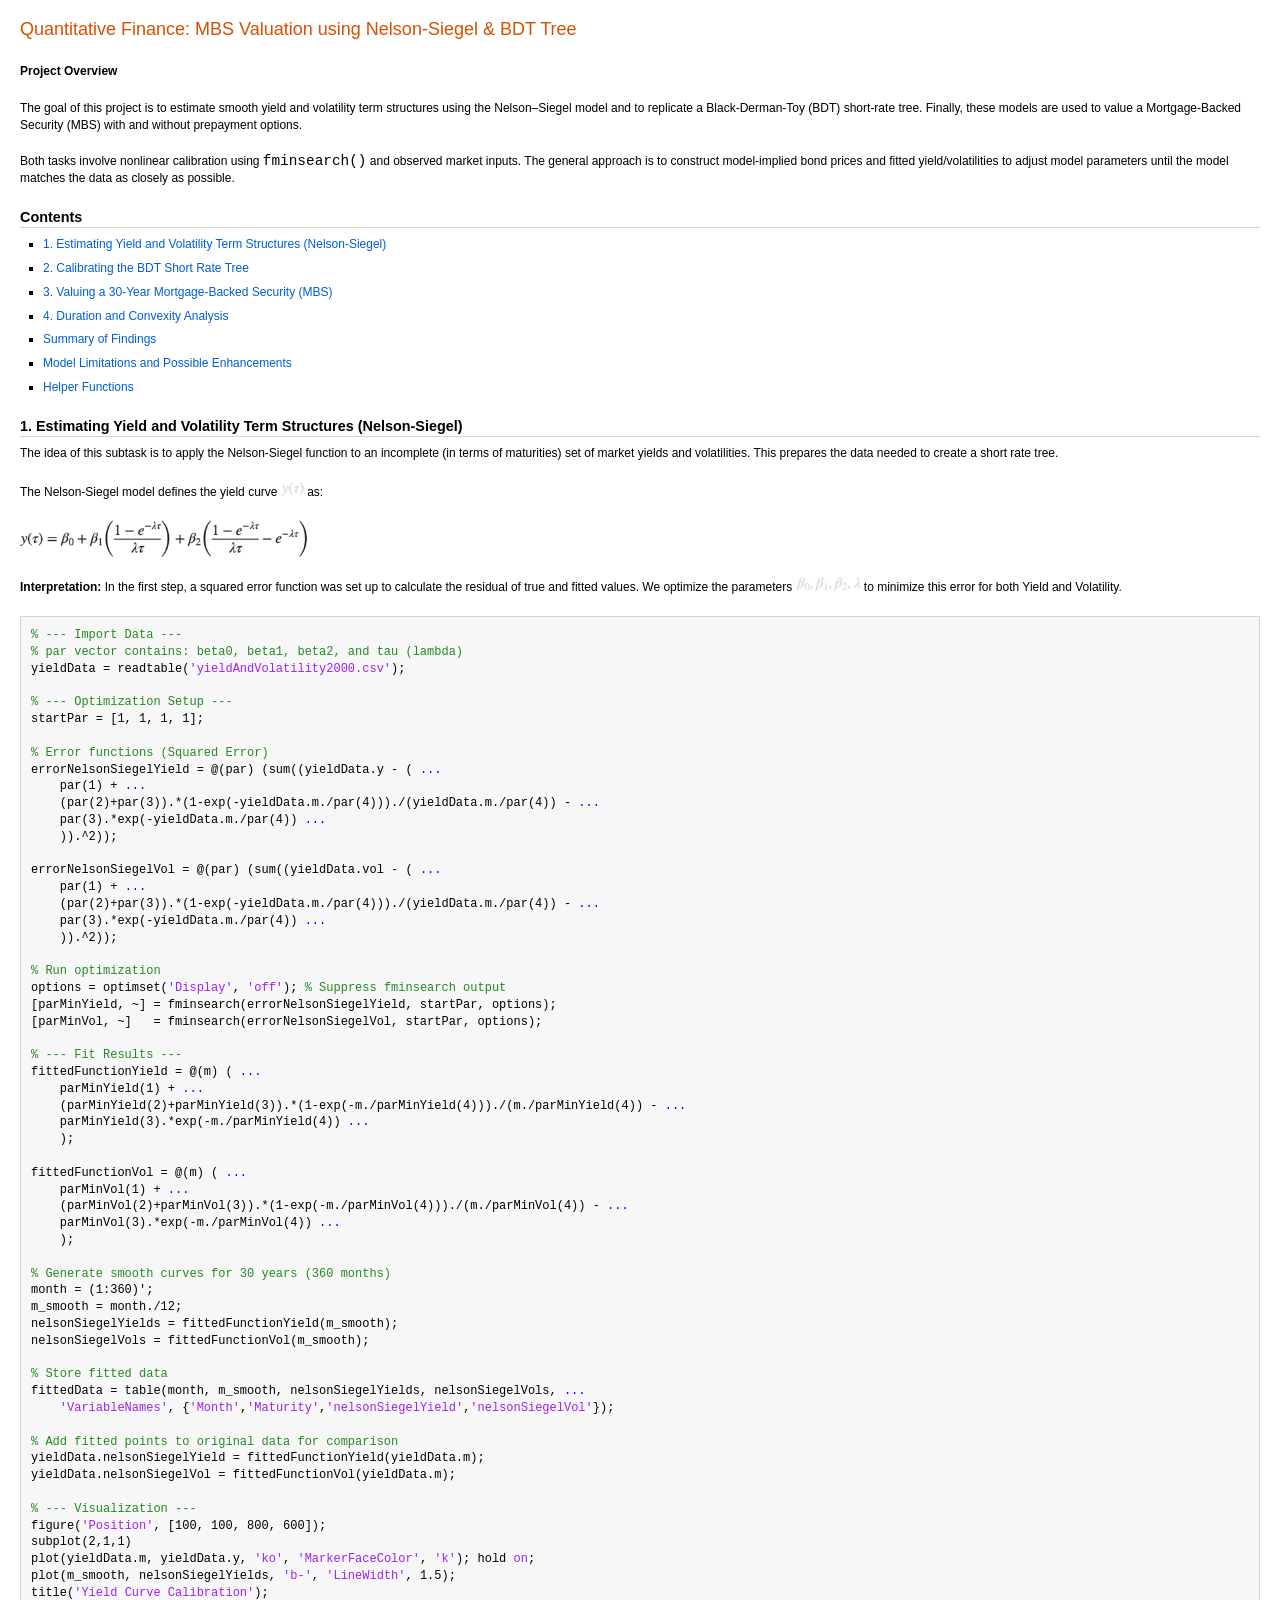
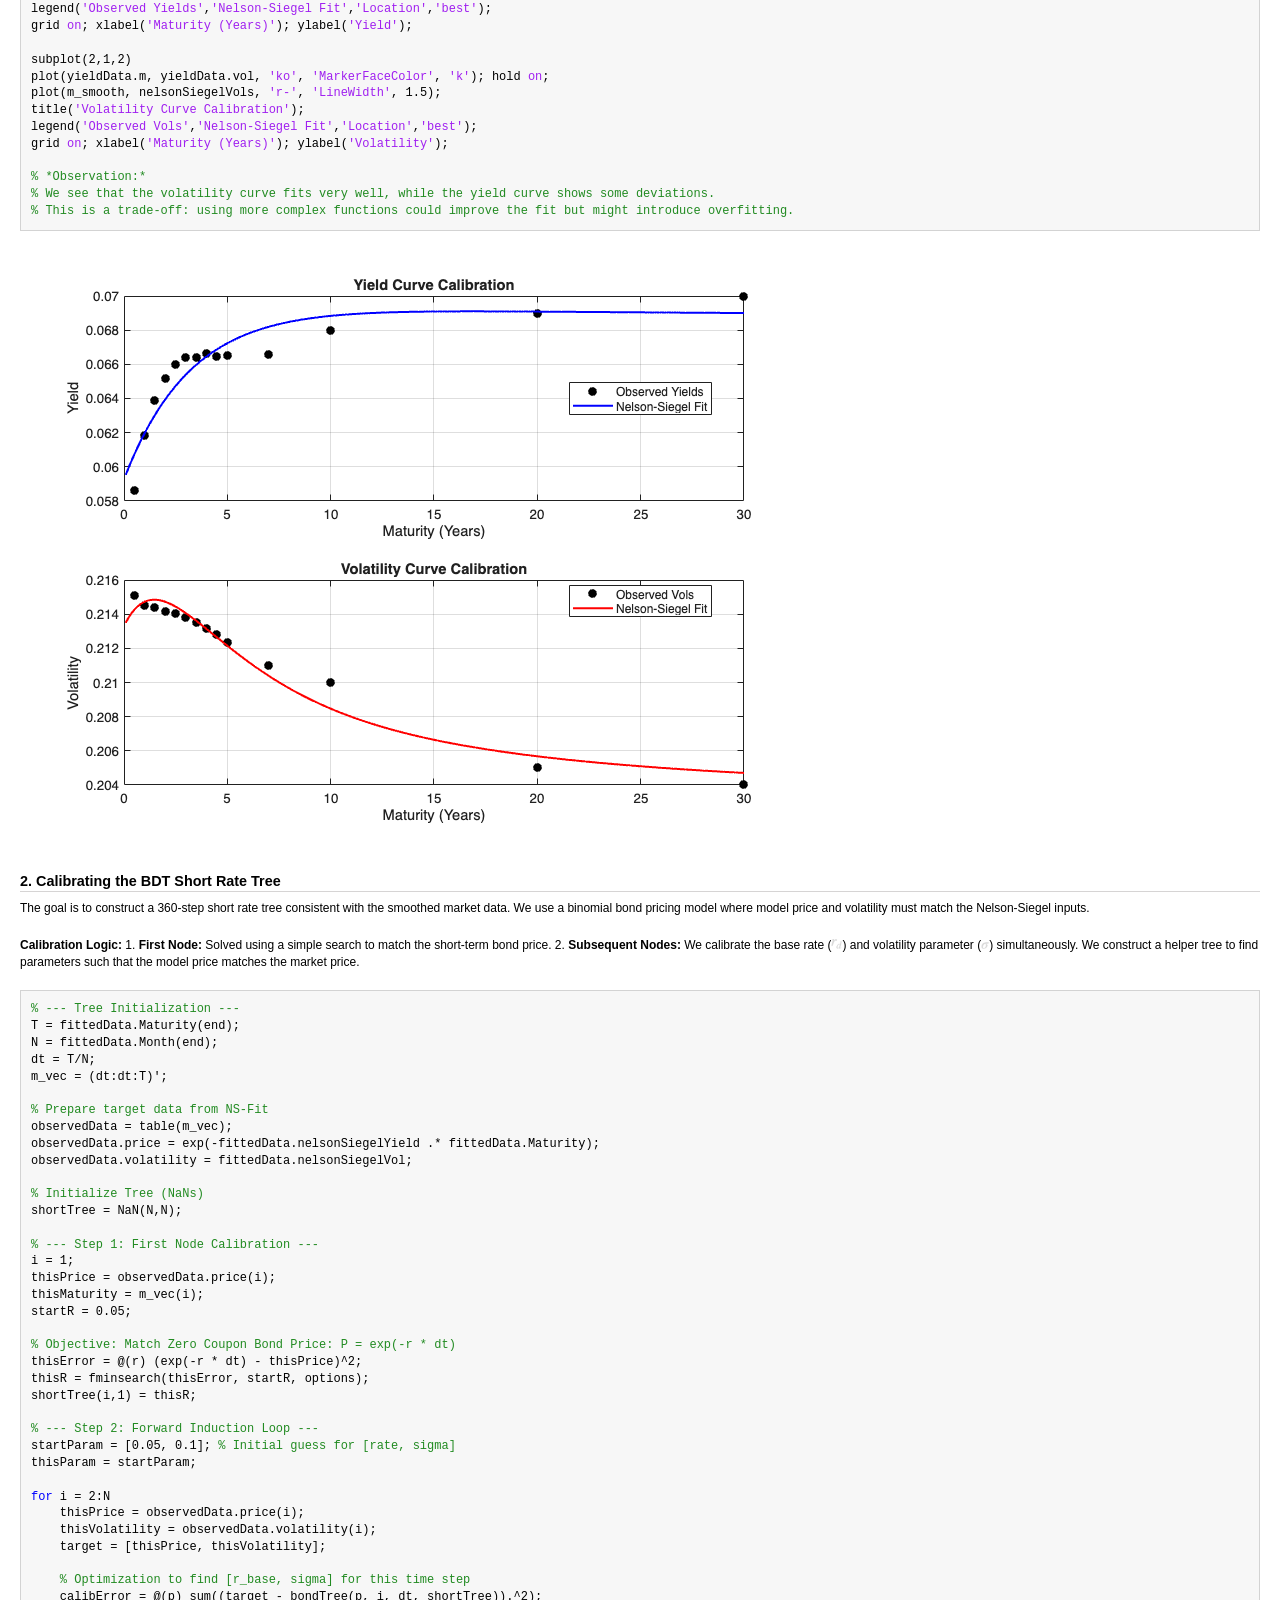
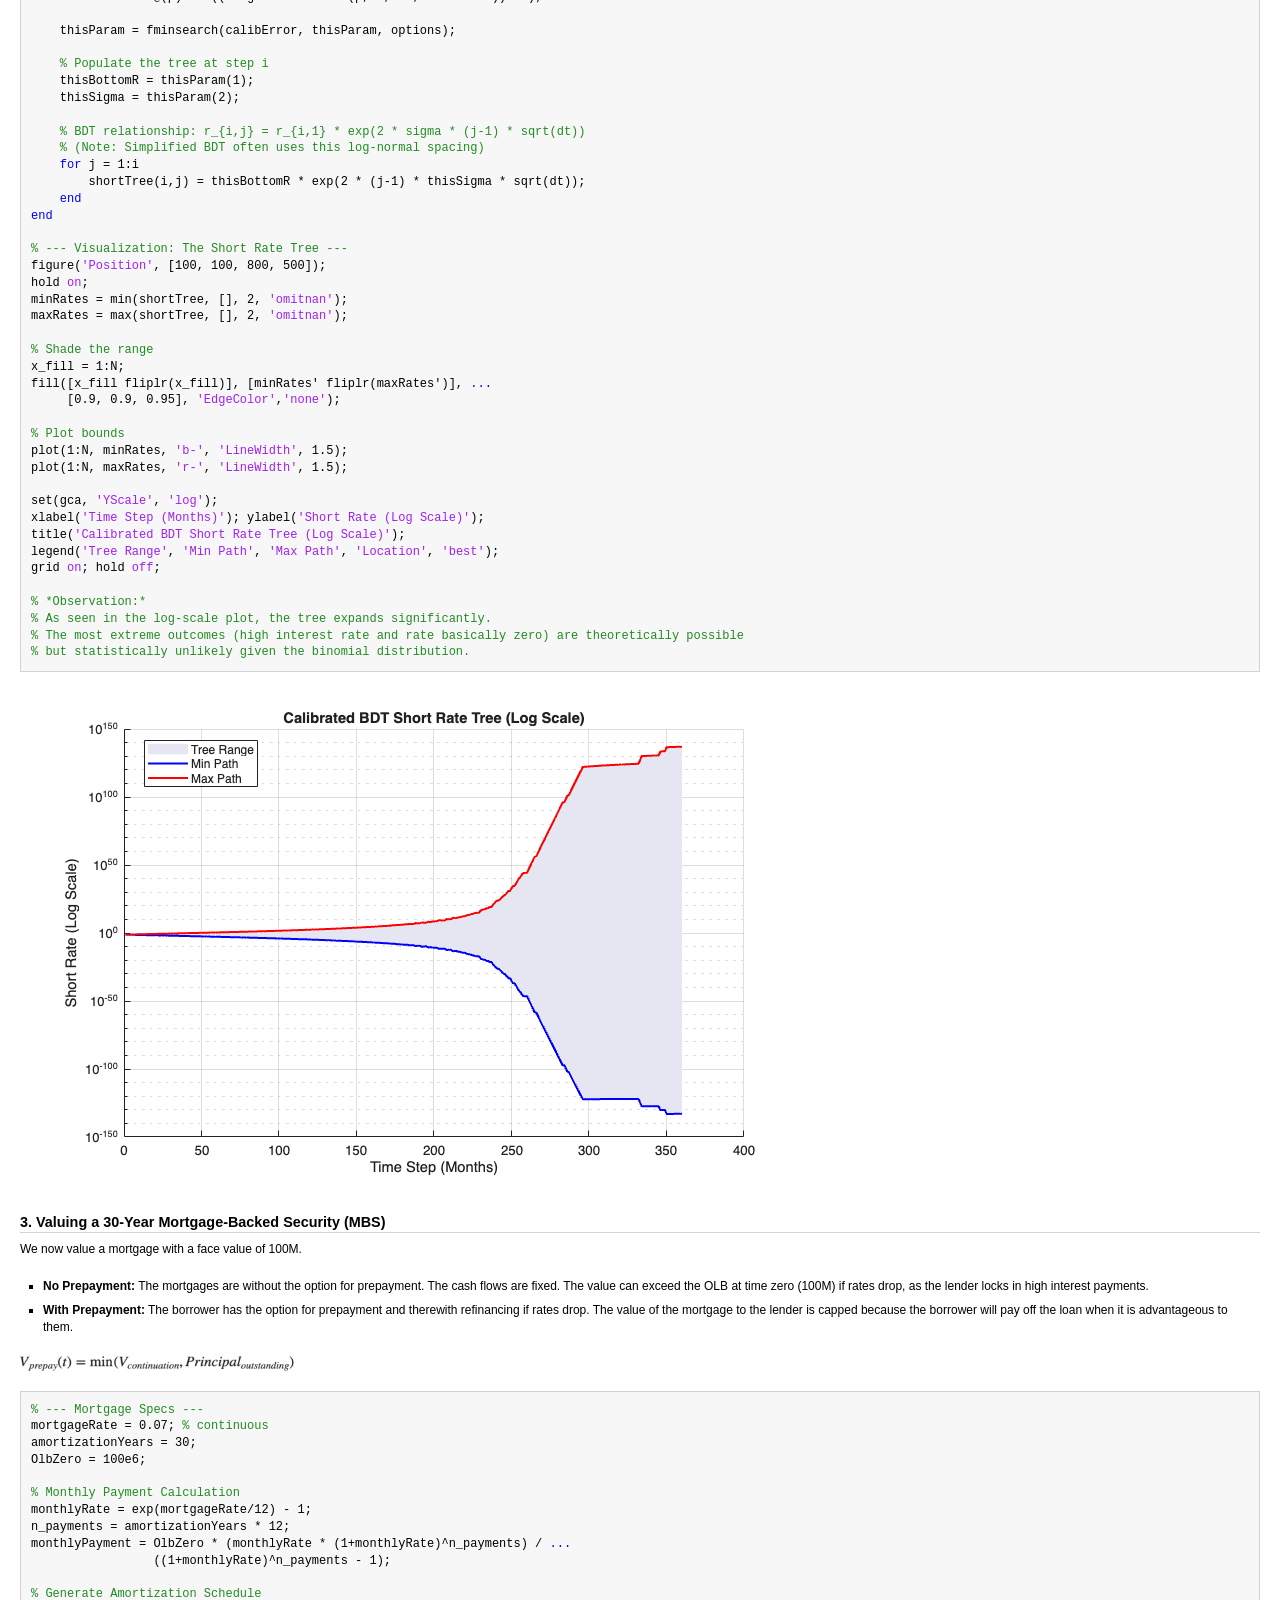
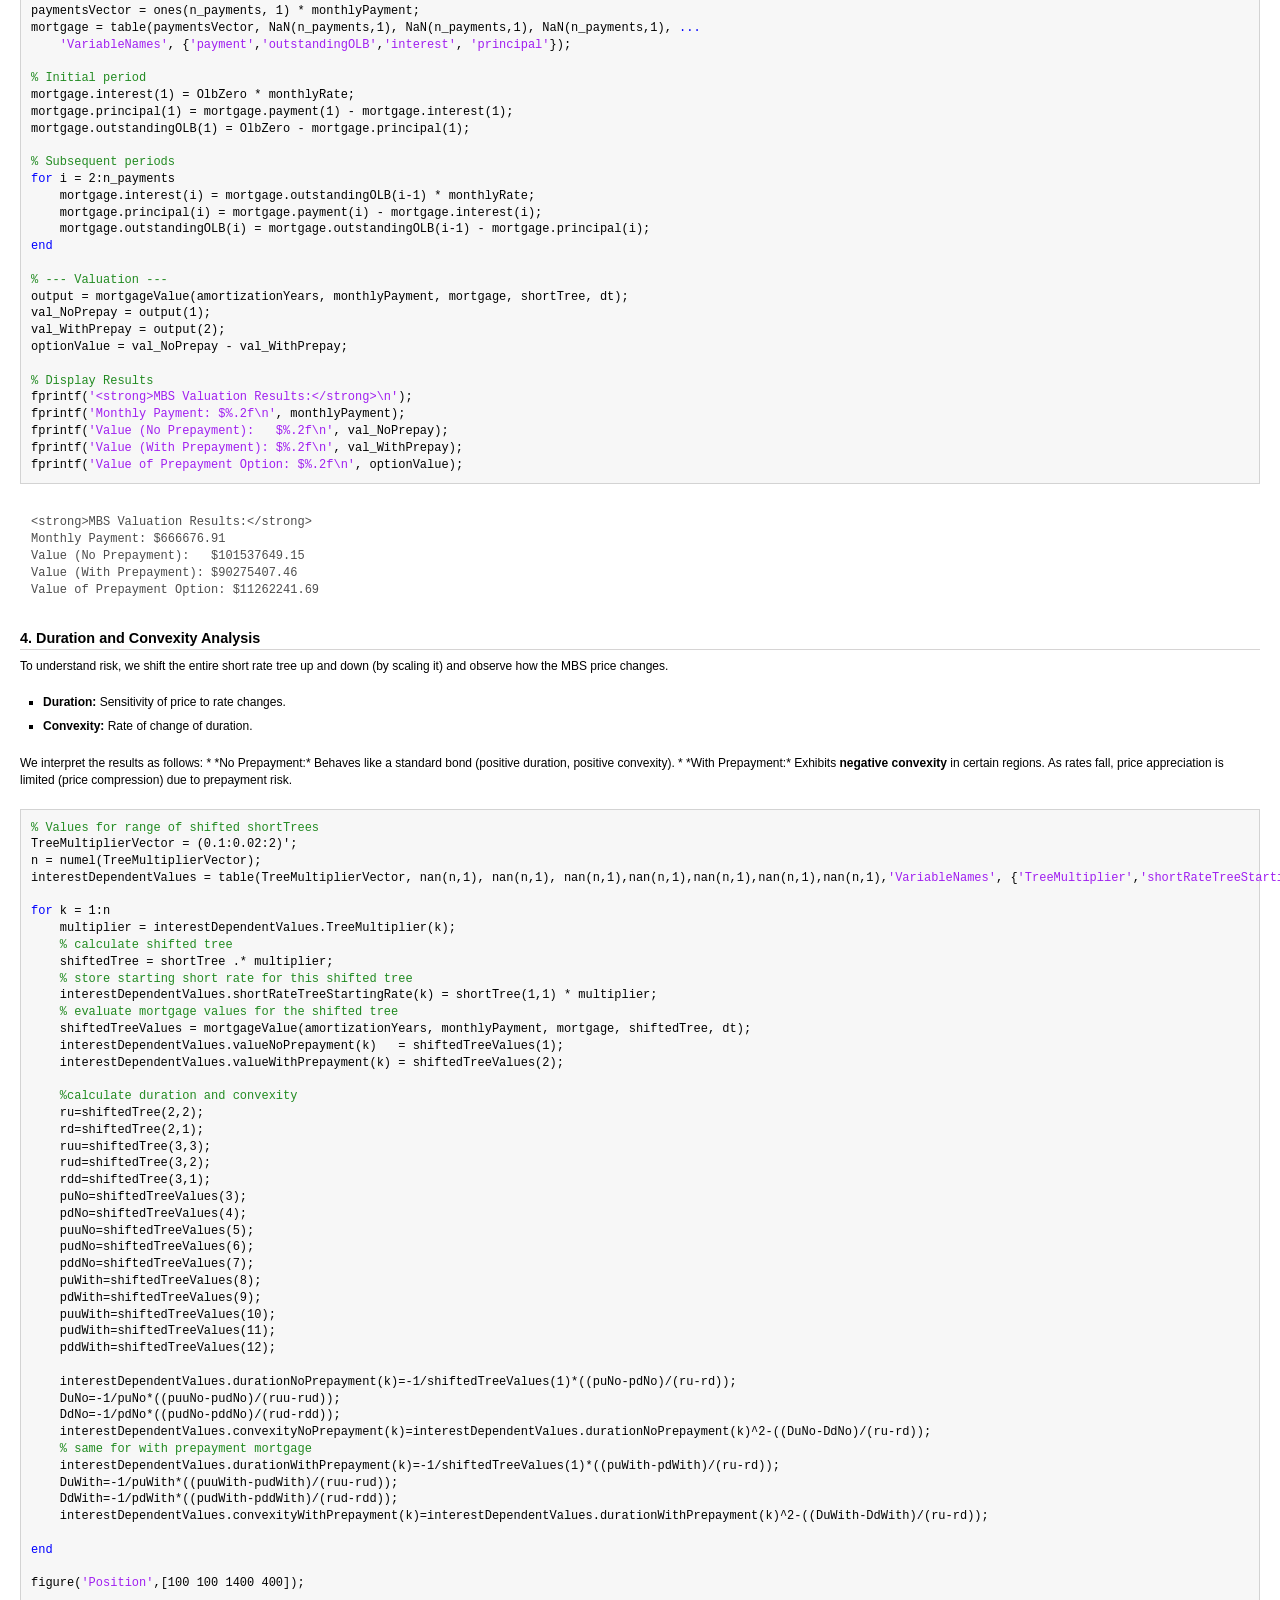
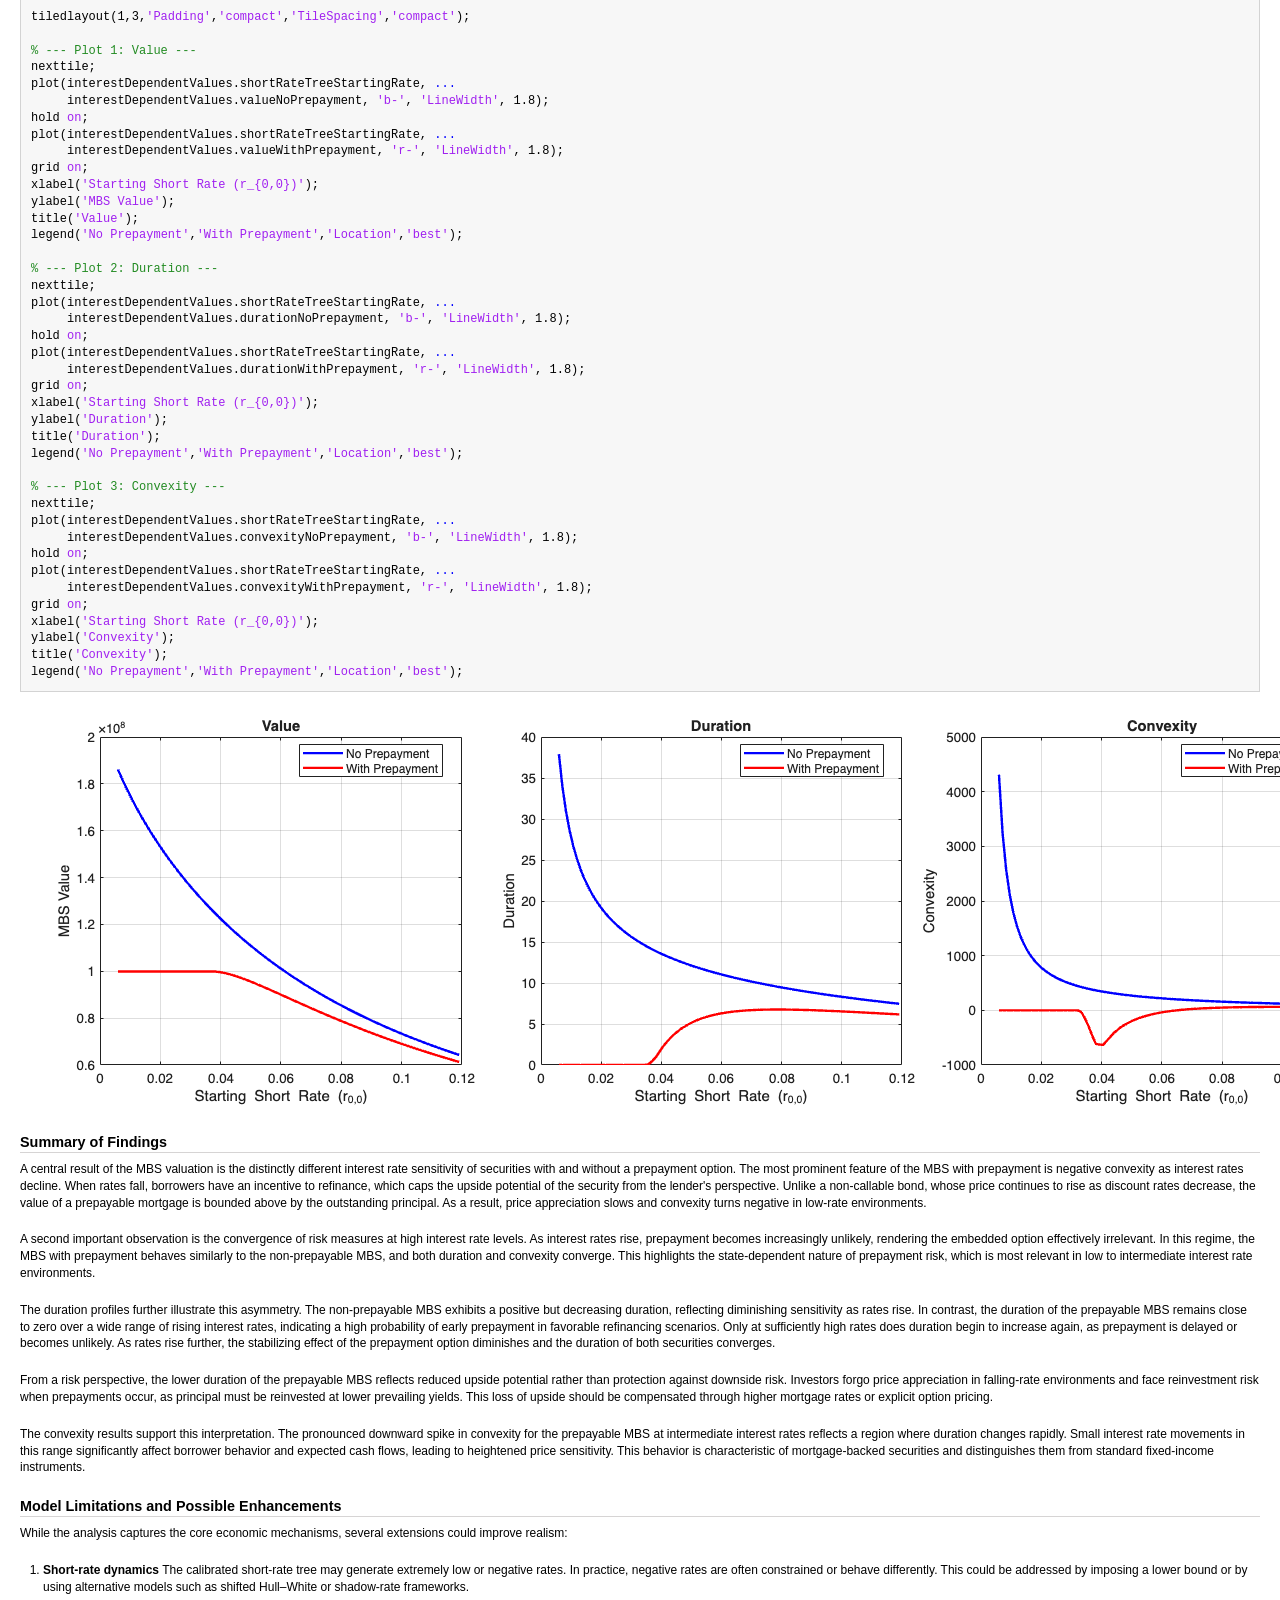
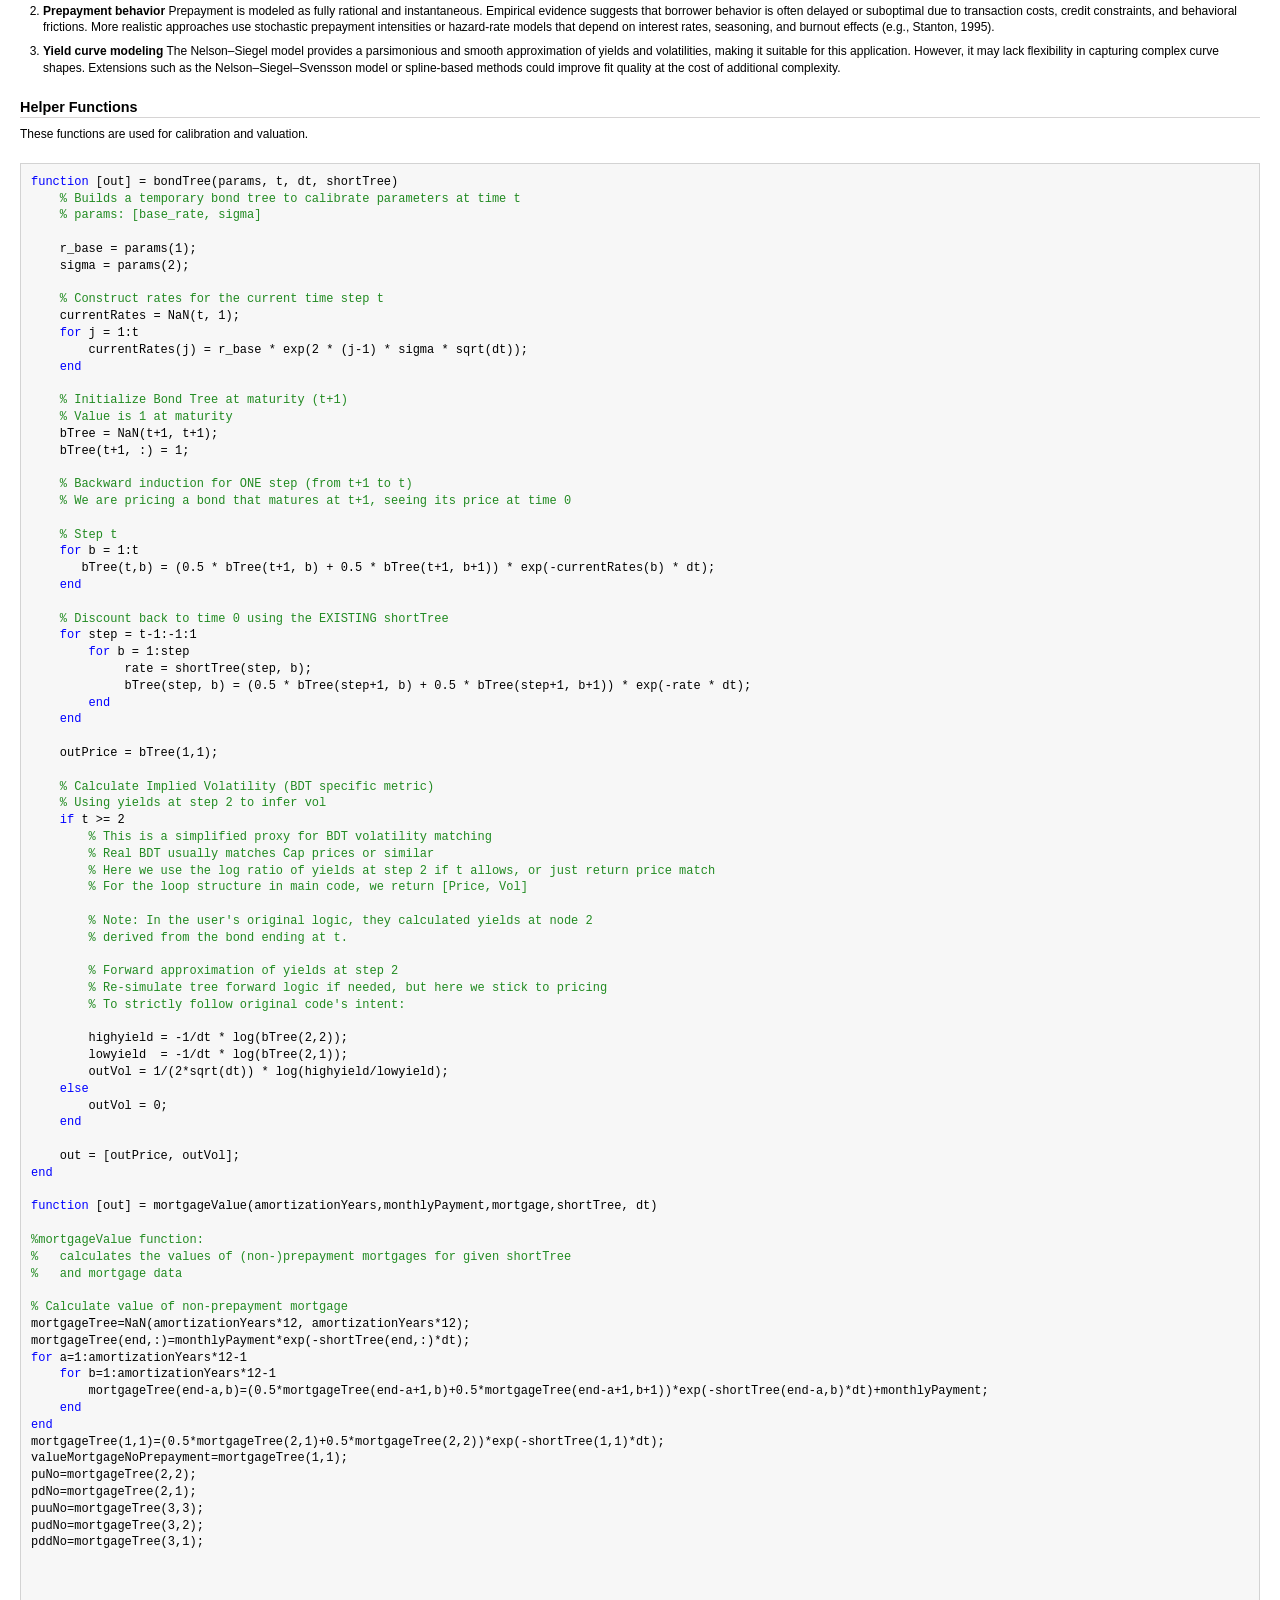
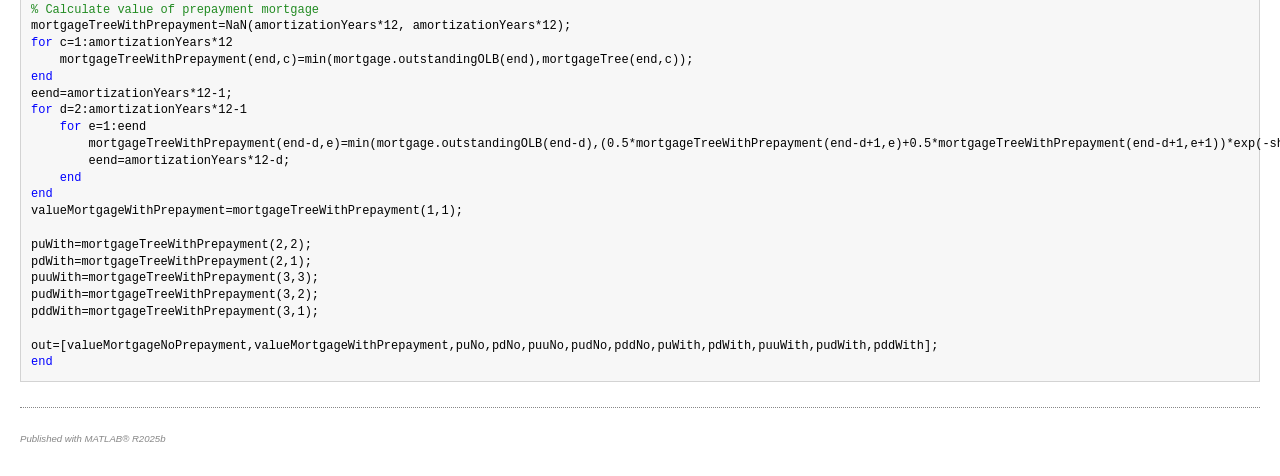
<file: projectMBS /html/test1.html>
<!DOCTYPE HTML PUBLIC "-//W3C//DTD HTML 4.01 Transitional//EN">
<html>
<head>
<META http-equiv="Content-Type" content="text/html; charset=UTF-8">
<!--
This HTML was auto-generated from MATLAB code.
To make changes, update the MATLAB code and republish this document.
      -->
<title>Quantitative Finance: MBS Valuation using Nelson-Siegel &amp; BDT Tree</title>
<meta name="generator" content="MATLAB 25.2">
<link rel="schema.DC" href="http://purl.org/dc/elements/1.1/">
<meta name="DC.date" content="2026-01-25">
<meta name="DC.source" content="test1.m">
<style type="text/css">
html,body,div,span,applet,object,iframe,h1,h2,h3,h4,h5,h6,p,blockquote,pre,a,abbr,acronym,address,big,cite,code,del,dfn,em,font,img,ins,kbd,q,s,samp,small,strike,strong,tt,var,b,u,i,center,dl,dt,dd,ol,ul,li,fieldset,form,label,legend,table,caption,tbody,tfoot,thead,tr,th,td{margin:0;padding:0;border:0;outline:0;font-size:100%;vertical-align:baseline;background:transparent}body{line-height:1}ol,ul{list-style:none}blockquote,q{quotes:none}blockquote:before,blockquote:after,q:before,q:after{content:'';content:none}:focus{outine:0}ins{text-decoration:none}del{text-decoration:line-through}table{border-collapse:collapse;border-spacing:0}

html { min-height:100%; margin-bottom:1px; }
html body { height:100%; margin:0px; font-family:Arial, Helvetica, sans-serif; font-size:10px; color:#000; line-height:140%; background:#fff none; overflow-y:scroll; }
html body td { vertical-align:top; text-align:left; }

h1 { padding:0px; margin:0px 0px 25px; font-family:Arial, Helvetica, sans-serif; font-size:1.5em; color:#d55000; line-height:100%; font-weight:normal; }
h2 { padding:0px; margin:0px 0px 8px; font-family:Arial, Helvetica, sans-serif; font-size:1.2em; color:#000; font-weight:bold; line-height:140%; border-bottom:1px solid #d6d4d4; display:block; }
h3 { padding:0px; margin:0px 0px 5px; font-family:Arial, Helvetica, sans-serif; font-size:1.1em; color:#000; font-weight:bold; line-height:140%; }

a { color:#005fce; text-decoration:none; }
a:hover { color:#005fce; text-decoration:underline; }
a:visited { color:#004aa0; text-decoration:none; }

p { padding:0px; margin:0px 0px 20px; }
img { padding:0px; margin:0px 0px 20px; border:none; }
p img, pre img, tt img, li img, h1 img, h2 img { margin-bottom:0px; }

ul { padding:0px; margin:0px 0px 20px 23px; list-style:square; }
ul li { padding:0px; margin:0px 0px 7px 0px; }
ul li ul { padding:5px 0px 0px; margin:0px 0px 7px 23px; }
ul li ol li { list-style:decimal; }
ol { padding:0px; margin:0px 0px 20px 0px; list-style:decimal; }
ol li { padding:0px; margin:0px 0px 7px 23px; list-style-type:decimal; }
ol li ol { padding:5px 0px 0px; margin:0px 0px 7px 0px; }
ol li ol li { list-style-type:lower-alpha; }
ol li ul { padding-top:7px; }
ol li ul li { list-style:square; }

.content { font-size:1.2em; line-height:140%; padding: 20px; }

pre, code { font-size:12px; }
tt { font-size: 1.2em; }
pre { margin:0px 0px 20px; }
pre.codeinput { padding:10px; border:1px solid #d3d3d3; background:#f7f7f7; }
pre.codeoutput { padding:10px 11px; margin:0px 0px 20px; color:#4c4c4c; }
pre.error { color:red; }

@media print { pre.codeinput, pre.codeoutput { word-wrap:break-word; width:100%; } }

span.keyword { color:#0000FF }
span.comment { color:#228B22 }
span.string { color:#A020F0 }
span.untermstring { color:#B20000 }
span.syscmd { color:#B28C00 }
span.typesection { color:#A0522D }

.footer { width:auto; padding:10px 0px; margin:25px 0px 0px; border-top:1px dotted #878787; font-size:0.8em; line-height:140%; font-style:italic; color:#878787; text-align:left; float:none; }
.footer p { margin:0px; }
.footer a { color:#878787; }
.footer a:hover { color:#878787; text-decoration:underline; }
.footer a:visited { color:#878787; }

table th { padding:7px 5px; text-align:left; vertical-align:middle; border: 1px solid #d6d4d4; font-weight:bold; }
table td { padding:7px 5px; text-align:left; vertical-align:top; border:1px solid #d6d4d4; }





  </style>
</head>
<body>
<div class="content">
<h1>Quantitative Finance: MBS Valuation using Nelson-Siegel &amp; BDT Tree</h1>
<!--introduction-->
<p>
<b>Project Overview</b>
</p>
<p>The goal of this project is to estimate smooth yield and volatility term structures using the Nelson&ndash;Siegel model and to replicate a Black-Derman-Toy (BDT) short-rate tree. Finally, these models are used to value a Mortgage-Backed Security (MBS) with and without prepayment options.</p>
<p>Both tasks involve nonlinear calibration using <tt>fminsearch()</tt> and observed market inputs. The general approach is to construct model-implied bond prices and fitted yield/volatilities to adjust model parameters until the model matches the data as closely as possible.</p>
<!--/introduction-->
<h2>Contents</h2>
<div>
<ul>
<li>
<a href="#1">1. Estimating Yield and Volatility Term Structures (Nelson-Siegel)</a>
</li>
<li>
<a href="#2">2. Calibrating the BDT Short Rate Tree</a>
</li>
<li>
<a href="#3">3. Valuing a 30-Year Mortgage-Backed Security (MBS)</a>
</li>
<li>
<a href="#4">4. Duration and Convexity Analysis</a>
</li>
<li>
<a href="#5">Summary of Findings</a>
</li>
<li>
<a href="#6">Model Limitations and Possible Enhancements</a>
</li>
<li>
<a href="#7">Helper Functions</a>
</li>
</ul>
</div>
<h2 id="1">1. Estimating Yield and Volatility Term Structures (Nelson-Siegel)</h2>
<p>The idea of this subtask is to apply the Nelson-Siegel function to an incomplete (in terms of maturities) set of market yields and volatilities. This prepares the data needed to create a short rate tree.</p>
<p>The Nelson-Siegel model defines the yield curve <img src="test1_eq00384752939285451007.png" alt="$y(\tau)$" style="width:23px;height:14px;"> as:</p>
<p>
<img src="test1_eq10598821649972864043.png" alt="$y(\tau) = \beta_0 + \beta_1 \left( \frac{1-e^{-\lambda \tau}}{\lambda \tau} \right) + \beta_2 \left( \frac{1-e^{-\lambda \tau}}{\lambda \tau} - e^{-\lambda \tau} \right)$" style="width:287px;height:37px;"></p>
<p>
<b>Interpretation:</b> In the first step, a squared error function was set up to calculate the residual of true and fitted values. We optimize the parameters <img src="test1_eq08892760791975262576.png" alt="$\beta_0, \beta_1, \beta_2, \lambda$" style="width:65px;height:14px;"> to minimize this error for both Yield and Volatility.</p>
<pre class="codeinput">
<span class="comment">% --- Import Data ---</span>
<span class="comment">% par vector contains: beta0, beta1, beta2, and tau (lambda)</span>
yieldData = readtable(<span class="string">'yieldAndVolatility2000.csv'</span>);

<span class="comment">% --- Optimization Setup ---</span>
startPar = [1, 1, 1, 1];

<span class="comment">% Error functions (Squared Error)</span>
errorNelsonSiegelYield = @(par) (sum((yieldData.y - ( <span class="keyword">...</span>
    par(1) + <span class="keyword">...</span>
    (par(2)+par(3)).*(1-exp(-yieldData.m./par(4)))./(yieldData.m./par(4)) - <span class="keyword">...</span>
    par(3).*exp(-yieldData.m./par(4)) <span class="keyword">...</span>
    )).^2));

errorNelsonSiegelVol = @(par) (sum((yieldData.vol - ( <span class="keyword">...</span>
    par(1) + <span class="keyword">...</span>
    (par(2)+par(3)).*(1-exp(-yieldData.m./par(4)))./(yieldData.m./par(4)) - <span class="keyword">...</span>
    par(3).*exp(-yieldData.m./par(4)) <span class="keyword">...</span>
    )).^2));

<span class="comment">% Run optimization</span>
options = optimset(<span class="string">'Display'</span>, <span class="string">'off'</span>); <span class="comment">% Suppress fminsearch output</span>
[parMinYield, ~] = fminsearch(errorNelsonSiegelYield, startPar, options);
[parMinVol, ~]   = fminsearch(errorNelsonSiegelVol, startPar, options);

<span class="comment">% --- Fit Results ---</span>
fittedFunctionYield = @(m) ( <span class="keyword">...</span>
    parMinYield(1) + <span class="keyword">...</span>
    (parMinYield(2)+parMinYield(3)).*(1-exp(-m./parMinYield(4)))./(m./parMinYield(4)) - <span class="keyword">...</span>
    parMinYield(3).*exp(-m./parMinYield(4)) <span class="keyword">...</span>
    );

fittedFunctionVol = @(m) ( <span class="keyword">...</span>
    parMinVol(1) + <span class="keyword">...</span>
    (parMinVol(2)+parMinVol(3)).*(1-exp(-m./parMinVol(4)))./(m./parMinVol(4)) - <span class="keyword">...</span>
    parMinVol(3).*exp(-m./parMinVol(4)) <span class="keyword">...</span>
    );

<span class="comment">% Generate smooth curves for 30 years (360 months)</span>
month = (1:360)';
m_smooth = month./12;
nelsonSiegelYields = fittedFunctionYield(m_smooth);
nelsonSiegelVols = fittedFunctionVol(m_smooth);

<span class="comment">% Store fitted data</span>
fittedData = table(month, m_smooth, nelsonSiegelYields, nelsonSiegelVols, <span class="keyword">...</span>
    <span class="string">'VariableNames'</span>, {<span class="string">'Month'</span>,<span class="string">'Maturity'</span>,<span class="string">'nelsonSiegelYield'</span>,<span class="string">'nelsonSiegelVol'</span>});

<span class="comment">% Add fitted points to original data for comparison</span>
yieldData.nelsonSiegelYield = fittedFunctionYield(yieldData.m);
yieldData.nelsonSiegelVol = fittedFunctionVol(yieldData.m);

<span class="comment">% --- Visualization ---</span>
figure(<span class="string">'Position'</span>, [100, 100, 800, 600]);
subplot(2,1,1)
plot(yieldData.m, yieldData.y, <span class="string">'ko'</span>, <span class="string">'MarkerFaceColor'</span>, <span class="string">'k'</span>); hold <span class="string">on</span>;
plot(m_smooth, nelsonSiegelYields, <span class="string">'b-'</span>, <span class="string">'LineWidth'</span>, 1.5);
title(<span class="string">'Yield Curve Calibration'</span>);
legend(<span class="string">'Observed Yields'</span>,<span class="string">'Nelson-Siegel Fit'</span>,<span class="string">'Location'</span>,<span class="string">'best'</span>);
grid <span class="string">on</span>; xlabel(<span class="string">'Maturity (Years)'</span>); ylabel(<span class="string">'Yield'</span>);

subplot(2,1,2)
plot(yieldData.m, yieldData.vol, <span class="string">'ko'</span>, <span class="string">'MarkerFaceColor'</span>, <span class="string">'k'</span>); hold <span class="string">on</span>;
plot(m_smooth, nelsonSiegelVols, <span class="string">'r-'</span>, <span class="string">'LineWidth'</span>, 1.5);
title(<span class="string">'Volatility Curve Calibration'</span>);
legend(<span class="string">'Observed Vols'</span>,<span class="string">'Nelson-Siegel Fit'</span>,<span class="string">'Location'</span>,<span class="string">'best'</span>);
grid <span class="string">on</span>; xlabel(<span class="string">'Maturity (Years)'</span>); ylabel(<span class="string">'Volatility'</span>);

<span class="comment">% *Observation:*</span>
<span class="comment">% We see that the volatility curve fits very well, while the yield curve shows some deviations.</span>
<span class="comment">% This is a trade-off: using more complex functions could improve the fit but might introduce overfitting.</span>
</pre>
<img vspace="5" hspace="5" src="test1_01.png" alt=""> <h2 id="2">2. Calibrating the BDT Short Rate Tree</h2>
<p>The goal is to construct a 360-step short rate tree consistent with the smoothed market data. We use a binomial bond pricing model where model price and volatility must match the Nelson-Siegel inputs.</p>
<p>
<b>Calibration Logic:</b> 1. <b>First Node:</b> Solved using a simple search to match the short-term bond price. 2. <b>Subsequent Nodes:</b> We calibrate the base rate (<img src="test1_eq13826276409893519087.png" alt="$r_{d}$" style="width:11px;height:10px;">) and volatility parameter (<img src="test1_eq09992033592989221171.png" alt="$\sigma$" style="width:8px;height:7px;">) simultaneously. We construct a helper tree to find parameters such that the model price matches the market price.</p>
<pre class="codeinput">
<span class="comment">% --- Tree Initialization ---</span>
T = fittedData.Maturity(end);
N = fittedData.Month(end);
dt = T/N;
m_vec = (dt:dt:T)';

<span class="comment">% Prepare target data from NS-Fit</span>
observedData = table(m_vec);
observedData.price = exp(-fittedData.nelsonSiegelYield .* fittedData.Maturity);
observedData.volatility = fittedData.nelsonSiegelVol;

<span class="comment">% Initialize Tree (NaNs)</span>
shortTree = NaN(N,N);

<span class="comment">% --- Step 1: First Node Calibration ---</span>
i = 1;
thisPrice = observedData.price(i);
thisMaturity = m_vec(i);
startR = 0.05;

<span class="comment">% Objective: Match Zero Coupon Bond Price: P = exp(-r * dt)</span>
thisError = @(r) (exp(-r * dt) - thisPrice)^2;
thisR = fminsearch(thisError, startR, options);
shortTree(i,1) = thisR;

<span class="comment">% --- Step 2: Forward Induction Loop ---</span>
startParam = [0.05, 0.1]; <span class="comment">% Initial guess for [rate, sigma]</span>
thisParam = startParam;

<span class="keyword">for</span> i = 2:N
    thisPrice = observedData.price(i);
    thisVolatility = observedData.volatility(i);
    target = [thisPrice, thisVolatility];

    <span class="comment">% Optimization to find [r_base, sigma] for this time step</span>
    calibError = @(p) sum((target - bondTree(p, i, dt, shortTree)).^2);

    thisParam = fminsearch(calibError, thisParam, options);

    <span class="comment">% Populate the tree at step i</span>
    thisBottomR = thisParam(1);
    thisSigma = thisParam(2);

    <span class="comment">% BDT relationship: r_{i,j} = r_{i,1} * exp(2 * sigma * (j-1) * sqrt(dt))</span>
    <span class="comment">% (Note: Simplified BDT often uses this log-normal spacing)</span>
    <span class="keyword">for</span> j = 1:i
        shortTree(i,j) = thisBottomR * exp(2 * (j-1) * thisSigma * sqrt(dt));
    <span class="keyword">end</span>
<span class="keyword">end</span>

<span class="comment">% --- Visualization: The Short Rate Tree ---</span>
figure(<span class="string">'Position'</span>, [100, 100, 800, 500]);
hold <span class="string">on</span>;
minRates = min(shortTree, [], 2, <span class="string">'omitnan'</span>);
maxRates = max(shortTree, [], 2, <span class="string">'omitnan'</span>);

<span class="comment">% Shade the range</span>
x_fill = 1:N;
fill([x_fill fliplr(x_fill)], [minRates' fliplr(maxRates')], <span class="keyword">...</span>
     [0.9, 0.9, 0.95], <span class="string">'EdgeColor'</span>,<span class="string">'none'</span>);

<span class="comment">% Plot bounds</span>
plot(1:N, minRates, <span class="string">'b-'</span>, <span class="string">'LineWidth'</span>, 1.5);
plot(1:N, maxRates, <span class="string">'r-'</span>, <span class="string">'LineWidth'</span>, 1.5);

set(gca, <span class="string">'YScale'</span>, <span class="string">'log'</span>);
xlabel(<span class="string">'Time Step (Months)'</span>); ylabel(<span class="string">'Short Rate (Log Scale)'</span>);
title(<span class="string">'Calibrated BDT Short Rate Tree (Log Scale)'</span>);
legend(<span class="string">'Tree Range'</span>, <span class="string">'Min Path'</span>, <span class="string">'Max Path'</span>, <span class="string">'Location'</span>, <span class="string">'best'</span>);
grid <span class="string">on</span>; hold <span class="string">off</span>;

<span class="comment">% *Observation:*</span>
<span class="comment">% As seen in the log-scale plot, the tree expands significantly.</span>
<span class="comment">% The most extreme outcomes (high interest rate and rate basically zero) are theoretically possible</span>
<span class="comment">% but statistically unlikely given the binomial distribution.</span>
</pre>
<img vspace="5" hspace="5" src="test1_02.png" alt=""> <h2 id="3">3. Valuing a 30-Year Mortgage-Backed Security (MBS)</h2>
<p>We now value a mortgage with a face value of 100M.</p>
<div>
<ul>
<li>
<b>No Prepayment:</b> The mortgages are without the option for prepayment. The cash flows are fixed. The value can exceed the OLB at time zero (100M) if rates drop, as the lender locks in high interest payments.</li>
<li>
<b>With Prepayment:</b> The borrower has the option for prepayment and therewith refinancing if rates drop. The value of the mortgage to the lender is capped because the borrower will pay off the loan when it is advantageous to them.</li>
</ul>
</div>
<p>
<img src="test1_eq09317544988425735217.png" alt="$$V_{prepay}(t) = \min( V_{continuation}, Principal_{outstanding})$$" style="width:274px;height:15px;"></p>
<pre class="codeinput">
<span class="comment">% --- Mortgage Specs ---</span>
mortgageRate = 0.07; <span class="comment">% continuous</span>
amortizationYears = 30;
OlbZero = 100e6;

<span class="comment">% Monthly Payment Calculation</span>
monthlyRate = exp(mortgageRate/12) - 1;
n_payments = amortizationYears * 12;
monthlyPayment = OlbZero * (monthlyRate * (1+monthlyRate)^n_payments) / <span class="keyword">...</span>
                 ((1+monthlyRate)^n_payments - 1);

<span class="comment">% Generate Amortization Schedule</span>
paymentsVector = ones(n_payments, 1) * monthlyPayment;
mortgage = table(paymentsVector, NaN(n_payments,1), NaN(n_payments,1), NaN(n_payments,1), <span class="keyword">...</span>
    <span class="string">'VariableNames'</span>, {<span class="string">'payment'</span>,<span class="string">'outstandingOLB'</span>,<span class="string">'interest'</span>, <span class="string">'principal'</span>});

<span class="comment">% Initial period</span>
mortgage.interest(1) = OlbZero * monthlyRate;
mortgage.principal(1) = mortgage.payment(1) - mortgage.interest(1);
mortgage.outstandingOLB(1) = OlbZero - mortgage.principal(1);

<span class="comment">% Subsequent periods</span>
<span class="keyword">for</span> i = 2:n_payments
    mortgage.interest(i) = mortgage.outstandingOLB(i-1) * monthlyRate;
    mortgage.principal(i) = mortgage.payment(i) - mortgage.interest(i);
    mortgage.outstandingOLB(i) = mortgage.outstandingOLB(i-1) - mortgage.principal(i);
<span class="keyword">end</span>

<span class="comment">% --- Valuation ---</span>
output = mortgageValue(amortizationYears, monthlyPayment, mortgage, shortTree, dt);
val_NoPrepay = output(1);
val_WithPrepay = output(2);
optionValue = val_NoPrepay - val_WithPrepay;

<span class="comment">% Display Results</span>
fprintf(<span class="string">'&lt;strong&gt;MBS Valuation Results:&lt;/strong&gt;\n'</span>);
fprintf(<span class="string">'Monthly Payment: $%.2f\n'</span>, monthlyPayment);
fprintf(<span class="string">'Value (No Prepayment):   $%.2f\n'</span>, val_NoPrepay);
fprintf(<span class="string">'Value (With Prepayment): $%.2f\n'</span>, val_WithPrepay);
fprintf(<span class="string">'Value of Prepayment Option: $%.2f\n'</span>, optionValue);
</pre>
<pre class="codeoutput">&lt;strong&gt;MBS Valuation Results:&lt;/strong&gt;
Monthly Payment: $666676.91
Value (No Prepayment):   $101537649.15
Value (With Prepayment): $90275407.46
Value of Prepayment Option: $11262241.69
</pre>
<h2 id="4">4. Duration and Convexity Analysis</h2>
<p>To understand risk, we shift the entire short rate tree up and down (by scaling it) and observe how the MBS price changes.</p>
<div>
<ul>
<li>
<b>Duration:</b> Sensitivity of price to rate changes.</li>
<li>
<b>Convexity:</b> Rate of change of duration.</li>
</ul>
</div>
<p>We interpret the results as follows: * *No Prepayment:* Behaves like a standard bond (positive duration, positive convexity). * *With Prepayment:* Exhibits <b>negative convexity</b> in certain regions. As rates fall, price appreciation is limited (price compression) due to prepayment risk.</p>
<pre class="codeinput">
<span class="comment">% Values for range of shifted shortTrees</span>
TreeMultiplierVector = (0.1:0.02:2)';
n = numel(TreeMultiplierVector);
interestDependentValues = table(TreeMultiplierVector, nan(n,1), nan(n,1), nan(n,1),nan(n,1),nan(n,1),nan(n,1),nan(n,1),<span class="string">'VariableNames'</span>, {<span class="string">'TreeMultiplier'</span>,<span class="string">'shortRateTreeStartingRate'</span>,<span class="string">'valueNoPrepayment'</span>,<span class="string">'valueWithPrepayment'</span>,<span class="string">'durationNoPrepayment'</span>,<span class="string">'durationWithPrepayment'</span>,<span class="string">'convexityNoPrepayment'</span>,<span class="string">'convexityWithPrepayment'</span>});

<span class="keyword">for</span> k = 1:n
    multiplier = interestDependentValues.TreeMultiplier(k);
    <span class="comment">% calculate shifted tree</span>
    shiftedTree = shortTree .* multiplier;
    <span class="comment">% store starting short rate for this shifted tree</span>
    interestDependentValues.shortRateTreeStartingRate(k) = shortTree(1,1) * multiplier;
    <span class="comment">% evaluate mortgage values for the shifted tree</span>
    shiftedTreeValues = mortgageValue(amortizationYears, monthlyPayment, mortgage, shiftedTree, dt);
    interestDependentValues.valueNoPrepayment(k)   = shiftedTreeValues(1);
    interestDependentValues.valueWithPrepayment(k) = shiftedTreeValues(2);

    <span class="comment">%calculate duration and convexity</span>
    ru=shiftedTree(2,2);
    rd=shiftedTree(2,1);
    ruu=shiftedTree(3,3);
    rud=shiftedTree(3,2);
    rdd=shiftedTree(3,1);
    puNo=shiftedTreeValues(3);
    pdNo=shiftedTreeValues(4);
    puuNo=shiftedTreeValues(5);
    pudNo=shiftedTreeValues(6);
    pddNo=shiftedTreeValues(7);
    puWith=shiftedTreeValues(8);
    pdWith=shiftedTreeValues(9);
    puuWith=shiftedTreeValues(10);
    pudWith=shiftedTreeValues(11);
    pddWith=shiftedTreeValues(12);

    interestDependentValues.durationNoPrepayment(k)=-1/shiftedTreeValues(1)*((puNo-pdNo)/(ru-rd));
    DuNo=-1/puNo*((puuNo-pudNo)/(ruu-rud));
    DdNo=-1/pdNo*((pudNo-pddNo)/(rud-rdd));
    interestDependentValues.convexityNoPrepayment(k)=interestDependentValues.durationNoPrepayment(k)^2-((DuNo-DdNo)/(ru-rd));
    <span class="comment">% same for with prepayment mortgage</span>
    interestDependentValues.durationWithPrepayment(k)=-1/shiftedTreeValues(1)*((puWith-pdWith)/(ru-rd));
    DuWith=-1/puWith*((puuWith-pudWith)/(ruu-rud));
    DdWith=-1/pdWith*((pudWith-pddWith)/(rud-rdd));
    interestDependentValues.convexityWithPrepayment(k)=interestDependentValues.durationWithPrepayment(k)^2-((DuWith-DdWith)/(ru-rd));

<span class="keyword">end</span>

figure(<span class="string">'Position'</span>,[100 100 1400 400]);

tiledlayout(1,3,<span class="string">'Padding'</span>,<span class="string">'compact'</span>,<span class="string">'TileSpacing'</span>,<span class="string">'compact'</span>);

<span class="comment">% --- Plot 1: Value ---</span>
nexttile;
plot(interestDependentValues.shortRateTreeStartingRate, <span class="keyword">...</span>
     interestDependentValues.valueNoPrepayment, <span class="string">'b-'</span>, <span class="string">'LineWidth'</span>, 1.8);
hold <span class="string">on</span>;
plot(interestDependentValues.shortRateTreeStartingRate, <span class="keyword">...</span>
     interestDependentValues.valueWithPrepayment, <span class="string">'r-'</span>, <span class="string">'LineWidth'</span>, 1.8);
grid <span class="string">on</span>;
xlabel(<span class="string">'Starting Short Rate (r_{0,0})'</span>);
ylabel(<span class="string">'MBS Value'</span>);
title(<span class="string">'Value'</span>);
legend(<span class="string">'No Prepayment'</span>,<span class="string">'With Prepayment'</span>,<span class="string">'Location'</span>,<span class="string">'best'</span>);

<span class="comment">% --- Plot 2: Duration ---</span>
nexttile;
plot(interestDependentValues.shortRateTreeStartingRate, <span class="keyword">...</span>
     interestDependentValues.durationNoPrepayment, <span class="string">'b-'</span>, <span class="string">'LineWidth'</span>, 1.8);
hold <span class="string">on</span>;
plot(interestDependentValues.shortRateTreeStartingRate, <span class="keyword">...</span>
     interestDependentValues.durationWithPrepayment, <span class="string">'r-'</span>, <span class="string">'LineWidth'</span>, 1.8);
grid <span class="string">on</span>;
xlabel(<span class="string">'Starting Short Rate (r_{0,0})'</span>);
ylabel(<span class="string">'Duration'</span>);
title(<span class="string">'Duration'</span>);
legend(<span class="string">'No Prepayment'</span>,<span class="string">'With Prepayment'</span>,<span class="string">'Location'</span>,<span class="string">'best'</span>);

<span class="comment">% --- Plot 3: Convexity ---</span>
nexttile;
plot(interestDependentValues.shortRateTreeStartingRate, <span class="keyword">...</span>
     interestDependentValues.convexityNoPrepayment, <span class="string">'b-'</span>, <span class="string">'LineWidth'</span>, 1.8);
hold <span class="string">on</span>;
plot(interestDependentValues.shortRateTreeStartingRate, <span class="keyword">...</span>
     interestDependentValues.convexityWithPrepayment, <span class="string">'r-'</span>, <span class="string">'LineWidth'</span>, 1.8);
grid <span class="string">on</span>;
xlabel(<span class="string">'Starting Short Rate (r_{0,0})'</span>);
ylabel(<span class="string">'Convexity'</span>);
title(<span class="string">'Convexity'</span>);
legend(<span class="string">'No Prepayment'</span>,<span class="string">'With Prepayment'</span>,<span class="string">'Location'</span>,<span class="string">'best'</span>);
</pre>
<img vspace="5" hspace="5" src="test1_03.png" alt=""> <h2 id="5">Summary of Findings</h2>
<p>A central result of the MBS valuation is the distinctly different interest rate sensitivity of securities with and without a prepayment option. The most prominent feature of the MBS with prepayment is negative convexity as interest rates decline. When rates fall, borrowers have an incentive to refinance, which caps the upside potential of the security from the lender's perspective. Unlike a non-callable bond, whose price continues to rise as discount rates decrease, the value of a prepayable mortgage is bounded above by the outstanding principal. As a result, price appreciation slows and convexity turns negative in low-rate environments.</p>
<p>A second important observation is the convergence of risk measures at high interest rate levels. As interest rates rise, prepayment becomes increasingly unlikely, rendering the embedded option effectively irrelevant. In this regime, the MBS with prepayment behaves similarly to the non-prepayable MBS, and both duration and convexity converge. This highlights the state-dependent nature of prepayment risk, which is most relevant in low to intermediate interest rate environments.</p>
<p>The duration profiles further illustrate this asymmetry. The non-prepayable MBS exhibits a positive but decreasing duration, reflecting diminishing sensitivity as rates rise. In contrast, the duration of the prepayable MBS remains close to zero over a wide range of rising interest rates, indicating a high probability of early prepayment in favorable refinancing scenarios. Only at sufficiently high rates does duration begin to increase again, as prepayment is delayed or becomes unlikely. As rates rise further, the stabilizing effect of the prepayment option diminishes and the duration of both securities converges.</p>
<p>From a risk perspective, the lower duration of the prepayable MBS reflects reduced upside potential rather than protection against downside risk. Investors forgo price appreciation in falling-rate environments and face reinvestment risk when prepayments occur, as principal must be reinvested at lower prevailing yields. This loss of upside should be compensated through higher mortgage rates or explicit option pricing.</p>
<p>The convexity results support this interpretation. The pronounced downward spike in convexity for the prepayable MBS at intermediate interest rates reflects a region where duration changes rapidly. Small interest rate movements in this range significantly affect borrower behavior and expected cash flows, leading to heightened price sensitivity. This behavior is characteristic of mortgage-backed securities and distinguishes them from standard fixed-income instruments.</p>
<h2 id="6">Model Limitations and Possible Enhancements</h2>
<p>While the analysis captures the core economic mechanisms, several extensions could improve realism:</p>
<div>
<ol>
<li>
<b>Short-rate dynamics</b> The calibrated short-rate tree may generate extremely low or negative rates. In practice, negative rates are often constrained or behave differently. This could be addressed by imposing a lower bound or by using alternative models such as shifted Hull&ndash;White or shadow-rate frameworks.</li>
<li>
<b>Prepayment behavior</b> Prepayment is modeled as fully rational and instantaneous. Empirical evidence suggests that borrower behavior is often delayed or suboptimal due to transaction costs, credit constraints, and behavioral frictions. More realistic approaches use stochastic prepayment intensities or hazard-rate models that depend on interest rates, seasoning, and burnout effects (e.g., Stanton, 1995).</li>
<li>
<b>Yield curve modeling</b> The Nelson&ndash;Siegel model provides a parsimonious and smooth approximation of yields and volatilities, making it suitable for this application. However, it may lack flexibility in capturing complex curve shapes. Extensions such as the Nelson&ndash;Siegel&ndash;Svensson model or spline-based methods could improve fit quality at the cost of additional complexity.</li>
</ol>
</div>
<h2 id="7">Helper Functions</h2>
<p>These functions are used for calibration and valuation.</p>
<pre class="codeinput">
<span class="keyword">function</span> [out] = bondTree(params, t, dt, shortTree)
    <span class="comment">% Builds a temporary bond tree to calibrate parameters at time t</span>
    <span class="comment">% params: [base_rate, sigma]</span>

    r_base = params(1);
    sigma = params(2);

    <span class="comment">% Construct rates for the current time step t</span>
    currentRates = NaN(t, 1);
    <span class="keyword">for</span> j = 1:t
        currentRates(j) = r_base * exp(2 * (j-1) * sigma * sqrt(dt));
    <span class="keyword">end</span>

    <span class="comment">% Initialize Bond Tree at maturity (t+1)</span>
    <span class="comment">% Value is 1 at maturity</span>
    bTree = NaN(t+1, t+1);
    bTree(t+1, :) = 1;

    <span class="comment">% Backward induction for ONE step (from t+1 to t)</span>
    <span class="comment">% We are pricing a bond that matures at t+1, seeing its price at time 0</span>

    <span class="comment">% Step t</span>
    <span class="keyword">for</span> b = 1:t
       bTree(t,b) = (0.5 * bTree(t+1, b) + 0.5 * bTree(t+1, b+1)) * exp(-currentRates(b) * dt);
    <span class="keyword">end</span>

    <span class="comment">% Discount back to time 0 using the EXISTING shortTree</span>
    <span class="keyword">for</span> step = t-1:-1:1
        <span class="keyword">for</span> b = 1:step
             rate = shortTree(step, b);
             bTree(step, b) = (0.5 * bTree(step+1, b) + 0.5 * bTree(step+1, b+1)) * exp(-rate * dt);
        <span class="keyword">end</span>
    <span class="keyword">end</span>

    outPrice = bTree(1,1);

    <span class="comment">% Calculate Implied Volatility (BDT specific metric)</span>
    <span class="comment">% Using yields at step 2 to infer vol</span>
    <span class="keyword">if</span> t &gt;= 2
        <span class="comment">% This is a simplified proxy for BDT volatility matching</span>
        <span class="comment">% Real BDT usually matches Cap prices or similar</span>
        <span class="comment">% Here we use the log ratio of yields at step 2 if t allows, or just return price match</span>
        <span class="comment">% For the loop structure in main code, we return [Price, Vol]</span>

        <span class="comment">% Note: In the user's original logic, they calculated yields at node 2</span>
        <span class="comment">% derived from the bond ending at t.</span>

        <span class="comment">% Forward approximation of yields at step 2</span>
        <span class="comment">% Re-simulate tree forward logic if needed, but here we stick to pricing</span>
        <span class="comment">% To strictly follow original code's intent:</span>

        highyield = -1/dt * log(bTree(2,2));
        lowyield  = -1/dt * log(bTree(2,1));
        outVol = 1/(2*sqrt(dt)) * log(highyield/lowyield);
    <span class="keyword">else</span>
        outVol = 0;
    <span class="keyword">end</span>

    out = [outPrice, outVol];
<span class="keyword">end</span>

<span class="keyword">function</span> [out] = mortgageValue(amortizationYears,monthlyPayment,mortgage,shortTree, dt)

<span class="comment">%mortgageValue function:</span>
<span class="comment">%   calculates the values of (non-)prepayment mortgages for given shortTree</span>
<span class="comment">%   and mortgage data</span>

<span class="comment">% Calculate value of non-prepayment mortgage</span>
mortgageTree=NaN(amortizationYears*12, amortizationYears*12);
mortgageTree(end,:)=monthlyPayment*exp(-shortTree(end,:)*dt);
<span class="keyword">for</span> a=1:amortizationYears*12-1
    <span class="keyword">for</span> b=1:amortizationYears*12-1
        mortgageTree(end-a,b)=(0.5*mortgageTree(end-a+1,b)+0.5*mortgageTree(end-a+1,b+1))*exp(-shortTree(end-a,b)*dt)+monthlyPayment;
    <span class="keyword">end</span>
<span class="keyword">end</span>
mortgageTree(1,1)=(0.5*mortgageTree(2,1)+0.5*mortgageTree(2,2))*exp(-shortTree(1,1)*dt);
valueMortgageNoPrepayment=mortgageTree(1,1);
puNo=mortgageTree(2,2);
pdNo=mortgageTree(2,1);
puuNo=mortgageTree(3,3);
pudNo=mortgageTree(3,2);
pddNo=mortgageTree(3,1);



<span class="comment">% Calculate value of prepayment mortgage</span>
mortgageTreeWithPrepayment=NaN(amortizationYears*12, amortizationYears*12);
<span class="keyword">for</span> c=1:amortizationYears*12
    mortgageTreeWithPrepayment(end,c)=min(mortgage.outstandingOLB(end),mortgageTree(end,c));
<span class="keyword">end</span>
eend=amortizationYears*12-1;
<span class="keyword">for</span> d=2:amortizationYears*12-1
    <span class="keyword">for</span> e=1:eend
        mortgageTreeWithPrepayment(end-d,e)=min(mortgage.outstandingOLB(end-d),(0.5*mortgageTreeWithPrepayment(end-d+1,e)+0.5*mortgageTreeWithPrepayment(end-d+1,e+1))*exp(-shortTree(end-d,e)*dt)+monthlyPayment);
        eend=amortizationYears*12-d;
    <span class="keyword">end</span>
<span class="keyword">end</span>
valueMortgageWithPrepayment=mortgageTreeWithPrepayment(1,1);

puWith=mortgageTreeWithPrepayment(2,2);
pdWith=mortgageTreeWithPrepayment(2,1);
puuWith=mortgageTreeWithPrepayment(3,3);
pudWith=mortgageTreeWithPrepayment(3,2);
pddWith=mortgageTreeWithPrepayment(3,1);

out=[valueMortgageNoPrepayment,valueMortgageWithPrepayment,puNo,pdNo,puuNo,pudNo,pddNo,puWith,pdWith,puuWith,pudWith,pddWith];
<span class="keyword">end</span>
</pre>
<p class="footer">
<br>
<a href="https://www.mathworks.com/products/matlab/">Published with MATLAB&reg; R2025b</a>
<br>
</p>
</div>
<!--
##### SOURCE BEGIN #####
%% Quantitative Finance: MBS Valuation using Nelson-Siegel & BDT Tree
%
% *Project Overview*
%
% The goal of this project is to estimate smooth yield and volatility term structures 
% using the Nelson–Siegel model and to replicate a Black-Derman-Toy (BDT) short-rate tree. 
% Finally, these models are used to value a Mortgage-Backed Security (MBS) with and without 
% prepayment options.
%
% Both tasks involve nonlinear calibration using |fminsearch()| and observed market inputs. 
% The general approach is to construct model-implied bond prices and fitted yield/volatilities 
% to adjust model parameters until the model matches the data as closely as possible.


%% 1. Estimating Yield and Volatility Term Structures (Nelson-Siegel)
% The idea of this subtask is to apply the Nelson-Siegel function to an incomplete 
% (in terms of maturities) set of market yields and volatilities. This prepares the data 
% needed to create a short rate tree.
%
% The Nelson-Siegel model defines the yield curve $y(\tau)$ as:
% 
% $y(\tau) = \beta_0 + \beta_1 \left( \frac{1-e^{-\lambda \tau}}{\lambda \tau} \right) + \beta_2 \left( \frac{1-e^{-\lambda \tau}}{\lambda \tau} - e^{-\lambda \tau} \right)$
%
% *Interpretation:*
% In the first step, a squared error function was set up to calculate the residual of true 
% and fitted values. We optimize the parameters $\beta_0, \beta_1, \beta_2, \lambda$ 
% to minimize this error for both Yield and Volatility.

% REPLACE_WITH_DASH_DASH- Import Data REPLACE_WITH_DASH_DASH-
% par vector contains: beta0, beta1, beta2, and tau (lambda)
yieldData = readtable('yieldAndVolatility2000.csv');

% REPLACE_WITH_DASH_DASH- Optimization Setup REPLACE_WITH_DASH_DASH-
startPar = [1, 1, 1, 1]; 

% Error functions (Squared Error)
errorNelsonSiegelYield = @(par) (sum((yieldData.y - ( ...
    par(1) + ...
    (par(2)+par(3)).*(1-exp(-yieldData.m./par(4)))./(yieldData.m./par(4)) - ...
    par(3).*exp(-yieldData.m./par(4)) ...
    )).^2));

errorNelsonSiegelVol = @(par) (sum((yieldData.vol - ( ...
    par(1) + ...
    (par(2)+par(3)).*(1-exp(-yieldData.m./par(4)))./(yieldData.m./par(4)) - ...
    par(3).*exp(-yieldData.m./par(4)) ...
    )).^2));

% Run optimization
options = optimset('Display', 'off'); % Suppress fminsearch output
[parMinYield, ~] = fminsearch(errorNelsonSiegelYield, startPar, options);
[parMinVol, ~]   = fminsearch(errorNelsonSiegelVol, startPar, options);

% REPLACE_WITH_DASH_DASH- Fit Results REPLACE_WITH_DASH_DASH-
fittedFunctionYield = @(m) ( ...
    parMinYield(1) + ...
    (parMinYield(2)+parMinYield(3)).*(1-exp(-m./parMinYield(4)))./(m./parMinYield(4)) - ...
    parMinYield(3).*exp(-m./parMinYield(4)) ...
    );

fittedFunctionVol = @(m) ( ...
    parMinVol(1) + ...
    (parMinVol(2)+parMinVol(3)).*(1-exp(-m./parMinVol(4)))./(m./parMinVol(4)) - ...
    parMinVol(3).*exp(-m./parMinVol(4)) ...
    );

% Generate smooth curves for 30 years (360 months)
month = (1:360)';
m_smooth = month./12; 
nelsonSiegelYields = fittedFunctionYield(m_smooth);
nelsonSiegelVols = fittedFunctionVol(m_smooth);

% Store fitted data
fittedData = table(month, m_smooth, nelsonSiegelYields, nelsonSiegelVols, ...
    'VariableNames', {'Month','Maturity','nelsonSiegelYield','nelsonSiegelVol'});

% Add fitted points to original data for comparison
yieldData.nelsonSiegelYield = fittedFunctionYield(yieldData.m);
yieldData.nelsonSiegelVol = fittedFunctionVol(yieldData.m);

% REPLACE_WITH_DASH_DASH- Visualization REPLACE_WITH_DASH_DASH-
figure('Position', [100, 100, 800, 600]);
subplot(2,1,1)
plot(yieldData.m, yieldData.y, 'ko', 'MarkerFaceColor', 'k'); hold on;
plot(m_smooth, nelsonSiegelYields, 'b-', 'LineWidth', 1.5);
title('Yield Curve Calibration');
legend('Observed Yields','Nelson-Siegel Fit','Location','best');
grid on; xlabel('Maturity (Years)'); ylabel('Yield');

subplot(2,1,2)
plot(yieldData.m, yieldData.vol, 'ko', 'MarkerFaceColor', 'k'); hold on;
plot(m_smooth, nelsonSiegelVols, 'r-', 'LineWidth', 1.5);
title('Volatility Curve Calibration');
legend('Observed Vols','Nelson-Siegel Fit','Location','best');
grid on; xlabel('Maturity (Years)'); ylabel('Volatility');

% *Observation:*
% We see that the volatility curve fits very well, while the yield curve shows some deviations. 
% This is a trade-off: using more complex functions could improve the fit but might introduce overfitting.

%% 2. Calibrating the BDT Short Rate Tree
% The goal is to construct a 360-step short rate tree consistent with the smoothed market data.
% We use a binomial bond pricing model where model price and volatility must match the 
% Nelson-Siegel inputs.
%
% *Calibration Logic:*
% 1. *First Node:* Solved using a simple search to match the short-term bond price.
% 2. *Subsequent Nodes:* We calibrate the base rate ($r_{d}$) and volatility parameter ($\sigma$)
% simultaneously. We construct a helper tree to find parameters such that the model price 
% matches the market price.

% REPLACE_WITH_DASH_DASH- Tree Initialization REPLACE_WITH_DASH_DASH-
T = fittedData.Maturity(end);
N = fittedData.Month(end);
dt = T/N;
m_vec = (dt:dt:T)';

% Prepare target data from NS-Fit
observedData = table(m_vec);
observedData.price = exp(-fittedData.nelsonSiegelYield .* fittedData.Maturity);
observedData.volatility = fittedData.nelsonSiegelVol;

% Initialize Tree (NaNs)
shortTree = NaN(N,N);

% REPLACE_WITH_DASH_DASH- Step 1: First Node Calibration REPLACE_WITH_DASH_DASH-
i = 1;
thisPrice = observedData.price(i);
thisMaturity = m_vec(i);
startR = 0.05;

% Objective: Match Zero Coupon Bond Price: P = exp(-r * dt)
thisError = @(r) (exp(-r * dt) - thisPrice)^2;
thisR = fminsearch(thisError, startR, options);
shortTree(i,1) = thisR;

% REPLACE_WITH_DASH_DASH- Step 2: Forward Induction Loop REPLACE_WITH_DASH_DASH-
startParam = [0.05, 0.1]; % Initial guess for [rate, sigma]
thisParam = startParam;

for i = 2:N
    thisPrice = observedData.price(i);
    thisVolatility = observedData.volatility(i);
    target = [thisPrice, thisVolatility];
    
    % Optimization to find [r_base, sigma] for this time step
    calibError = @(p) sum((target - bondTree(p, i, dt, shortTree)).^2);
    
    thisParam = fminsearch(calibError, thisParam, options);
    
    % Populate the tree at step i
    thisBottomR = thisParam(1);
    thisSigma = thisParam(2);
    
    % BDT relationship: r_{i,j} = r_{i,1} * exp(2 * sigma * (j-1) * sqrt(dt))
    % (Note: Simplified BDT often uses this log-normal spacing)
    for j = 1:i
        shortTree(i,j) = thisBottomR * exp(2 * (j-1) * thisSigma * sqrt(dt));
    end
end

% REPLACE_WITH_DASH_DASH- Visualization: The Short Rate Tree REPLACE_WITH_DASH_DASH-
figure('Position', [100, 100, 800, 500]);
hold on;
minRates = min(shortTree, [], 2, 'omitnan');
maxRates = max(shortTree, [], 2, 'omitnan');

% Shade the range
x_fill = 1:N;
fill([x_fill fliplr(x_fill)], [minRates' fliplr(maxRates')], ...
     [0.9, 0.9, 0.95], 'EdgeColor','none');

% Plot bounds
plot(1:N, minRates, 'b-', 'LineWidth', 1.5);
plot(1:N, maxRates, 'r-', 'LineWidth', 1.5);

set(gca, 'YScale', 'log');
xlabel('Time Step (Months)'); ylabel('Short Rate (Log Scale)');
title('Calibrated BDT Short Rate Tree (Log Scale)');
legend('Tree Range', 'Min Path', 'Max Path', 'Location', 'best');
grid on; hold off;

% *Observation:*
% As seen in the log-scale plot, the tree expands significantly. 
% The most extreme outcomes (high interest rate and rate basically zero) are theoretically possible 
% but statistically unlikely given the binomial distribution.

%% 3. Valuing a 30-Year Mortgage-Backed Security (MBS)
% We now value a mortgage with a face value of 100M. 
%
% * *No Prepayment:* The mortgages are without the option for prepayment. 
% The cash flows are fixed. The value can exceed the OLB at time zero (100M) 
% if rates drop, as the lender locks in high interest payments.
% * *With Prepayment:* The borrower has the option for prepayment and therewith refinancing if rates drop. 
% The value of the mortgage to the lender is capped because the borrower will pay 
% off the loan when it is advantageous to them.
%
% $$V_{prepay}(t) = \min( V_{continuation}, Principal_{outstanding})$$


% REPLACE_WITH_DASH_DASH- Mortgage Specs REPLACE_WITH_DASH_DASH-
mortgageRate = 0.07; % continuous
amortizationYears = 30;
OlbZero = 100e6; 

% Monthly Payment Calculation
monthlyRate = exp(mortgageRate/12) - 1; 
n_payments = amortizationYears * 12;
monthlyPayment = OlbZero * (monthlyRate * (1+monthlyRate)^n_payments) / ...
                 ((1+monthlyRate)^n_payments - 1);

% Generate Amortization Schedule
paymentsVector = ones(n_payments, 1) * monthlyPayment;
mortgage = table(paymentsVector, NaN(n_payments,1), NaN(n_payments,1), NaN(n_payments,1), ...
    'VariableNames', {'payment','outstandingOLB','interest', 'principal'});

% Initial period
mortgage.interest(1) = OlbZero * monthlyRate;
mortgage.principal(1) = mortgage.payment(1) - mortgage.interest(1);
mortgage.outstandingOLB(1) = OlbZero - mortgage.principal(1);

% Subsequent periods
for i = 2:n_payments
    mortgage.interest(i) = mortgage.outstandingOLB(i-1) * monthlyRate;
    mortgage.principal(i) = mortgage.payment(i) - mortgage.interest(i);
    mortgage.outstandingOLB(i) = mortgage.outstandingOLB(i-1) - mortgage.principal(i);
end

% REPLACE_WITH_DASH_DASH- Valuation REPLACE_WITH_DASH_DASH-
output = mortgageValue(amortizationYears, monthlyPayment, mortgage, shortTree, dt);
val_NoPrepay = output(1);
val_WithPrepay = output(2);
optionValue = val_NoPrepay - val_WithPrepay;

% Display Results
fprintf('<strong>MBS Valuation Results:</strong>\n');
fprintf('Monthly Payment: $%.2f\n', monthlyPayment);
fprintf('Value (No Prepayment):   $%.2f\n', val_NoPrepay);
fprintf('Value (With Prepayment): $%.2f\n', val_WithPrepay);
fprintf('Value of Prepayment Option: $%.2f\n', optionValue);

%% 4. Duration and Convexity Analysis
% To understand risk, we shift the entire short rate tree up and down (by scaling it) 
% and observe how the MBS price changes.
%
% * *Duration:* Sensitivity of price to rate changes.
% * *Convexity:* Rate of change of duration.
%
% We interpret the results as follows:
% * *No Prepayment:* Behaves like a standard bond (positive duration, positive convexity).
% * *With Prepayment:* Exhibits *negative convexity* in certain regions. As rates fall, 
% price appreciation is limited (price compression) due to prepayment risk.

% Values for range of shifted shortTrees
TreeMultiplierVector = (0.1:0.02:2)';
n = numel(TreeMultiplierVector);
interestDependentValues = table(TreeMultiplierVector, nan(n,1), nan(n,1), nan(n,1),nan(n,1),nan(n,1),nan(n,1),nan(n,1),'VariableNames', {'TreeMultiplier','shortRateTreeStartingRate','valueNoPrepayment','valueWithPrepayment','durationNoPrepayment','durationWithPrepayment','convexityNoPrepayment','convexityWithPrepayment'});

for k = 1:n
    multiplier = interestDependentValues.TreeMultiplier(k);
    % calculate shifted tree
    shiftedTree = shortTree .* multiplier;
    % store starting short rate for this shifted tree
    interestDependentValues.shortRateTreeStartingRate(k) = shortTree(1,1) * multiplier;
    % evaluate mortgage values for the shifted tree
    shiftedTreeValues = mortgageValue(amortizationYears, monthlyPayment, mortgage, shiftedTree, dt);
    interestDependentValues.valueNoPrepayment(k)   = shiftedTreeValues(1);
    interestDependentValues.valueWithPrepayment(k) = shiftedTreeValues(2);
    
    %calculate duration and convexity
    ru=shiftedTree(2,2);
    rd=shiftedTree(2,1);
    ruu=shiftedTree(3,3);
    rud=shiftedTree(3,2);
    rdd=shiftedTree(3,1);
    puNo=shiftedTreeValues(3);
    pdNo=shiftedTreeValues(4);
    puuNo=shiftedTreeValues(5);
    pudNo=shiftedTreeValues(6);
    pddNo=shiftedTreeValues(7);
    puWith=shiftedTreeValues(8);
    pdWith=shiftedTreeValues(9);
    puuWith=shiftedTreeValues(10);
    pudWith=shiftedTreeValues(11);
    pddWith=shiftedTreeValues(12);

    interestDependentValues.durationNoPrepayment(k)=-1/shiftedTreeValues(1)*((puNo-pdNo)/(ru-rd));
    DuNo=-1/puNo*((puuNo-pudNo)/(ruu-rud));
    DdNo=-1/pdNo*((pudNo-pddNo)/(rud-rdd));
    interestDependentValues.convexityNoPrepayment(k)=interestDependentValues.durationNoPrepayment(k)^2-((DuNo-DdNo)/(ru-rd));
    % same for with prepayment mortgage
    interestDependentValues.durationWithPrepayment(k)=-1/shiftedTreeValues(1)*((puWith-pdWith)/(ru-rd));
    DuWith=-1/puWith*((puuWith-pudWith)/(ruu-rud));
    DdWith=-1/pdWith*((pudWith-pddWith)/(rud-rdd));
    interestDependentValues.convexityWithPrepayment(k)=interestDependentValues.durationWithPrepayment(k)^2-((DuWith-DdWith)/(ru-rd));
    
end

figure('Position',[100 100 1400 400]);

tiledlayout(1,3,'Padding','compact','TileSpacing','compact');

% REPLACE_WITH_DASH_DASH- Plot 1: Value REPLACE_WITH_DASH_DASH-
nexttile;
plot(interestDependentValues.shortRateTreeStartingRate, ...
     interestDependentValues.valueNoPrepayment, 'b-', 'LineWidth', 1.8);
hold on;
plot(interestDependentValues.shortRateTreeStartingRate, ...
     interestDependentValues.valueWithPrepayment, 'r-', 'LineWidth', 1.8);
grid on;
xlabel('Starting Short Rate (r_{0,0})');
ylabel('MBS Value');
title('Value');
legend('No Prepayment','With Prepayment','Location','best');

% REPLACE_WITH_DASH_DASH- Plot 2: Duration REPLACE_WITH_DASH_DASH-
nexttile;
plot(interestDependentValues.shortRateTreeStartingRate, ...
     interestDependentValues.durationNoPrepayment, 'b-', 'LineWidth', 1.8);
hold on;
plot(interestDependentValues.shortRateTreeStartingRate, ...
     interestDependentValues.durationWithPrepayment, 'r-', 'LineWidth', 1.8);
grid on;
xlabel('Starting Short Rate (r_{0,0})');
ylabel('Duration');
title('Duration');
legend('No Prepayment','With Prepayment','Location','best');

% REPLACE_WITH_DASH_DASH- Plot 3: Convexity REPLACE_WITH_DASH_DASH-
nexttile;
plot(interestDependentValues.shortRateTreeStartingRate, ...
     interestDependentValues.convexityNoPrepayment, 'b-', 'LineWidth', 1.8);
hold on;
plot(interestDependentValues.shortRateTreeStartingRate, ...
     interestDependentValues.convexityWithPrepayment, 'r-', 'LineWidth', 1.8);
grid on;
xlabel('Starting Short Rate (r_{0,0})');
ylabel('Convexity');
title('Convexity');
legend('No Prepayment','With Prepayment','Location','best');




%% Summary of Findings
%
% A central result of the MBS valuation is the distinctly different interest rate sensitivity of securities with and without a prepayment option. 
% The most prominent feature of the MBS with prepayment is negative convexity as interest rates decline. 
% When rates fall, borrowers have an incentive to refinance, which caps the upside potential of the security from the lender's perspective. 
% Unlike a non-callable bond, whose price continues to rise as discount rates decrease, the value of a prepayable mortgage is bounded above by the outstanding principal. 
% As a result, price appreciation slows and convexity turns negative in low-rate environments.
%
% A second important observation is the convergence of risk measures at high interest rate levels. 
% As interest rates rise, prepayment becomes increasingly unlikely, rendering the embedded option effectively irrelevant. 
% In this regime, the MBS with prepayment behaves similarly to the non-prepayable MBS, and both duration and convexity converge. 
% This highlights the state-dependent nature of prepayment risk, which is most relevant in low to intermediate interest rate environments.
%
% The duration profiles further illustrate this asymmetry. 
% The non-prepayable MBS exhibits a positive but decreasing duration, reflecting diminishing sensitivity as rates rise. 
% In contrast, the duration of the prepayable MBS remains close to zero over a wide range of rising interest rates, indicating a high probability of early prepayment in favorable refinancing scenarios. 
% Only at sufficiently high rates does duration begin to increase again, as prepayment is delayed or becomes unlikely. 
% As rates rise further, the stabilizing effect of the prepayment option diminishes and the duration of both securities converges.
%
% From a risk perspective, the lower duration of the prepayable MBS reflects reduced upside potential rather than protection against downside risk. 
% Investors forgo price appreciation in falling-rate environments and face reinvestment risk when prepayments occur, as principal must be reinvested at lower prevailing yields. 
% This loss of upside should be compensated through higher mortgage rates or explicit option pricing.
%
% The convexity results support this interpretation. 
% The pronounced downward spike in convexity for the prepayable MBS at intermediate interest rates reflects a region where duration changes rapidly. 
% Small interest rate movements in this range significantly affect borrower behavior and expected cash flows, leading to heightened price sensitivity. 
% This behavior is characteristic of mortgage-backed securities and distinguishes them from standard fixed-income instruments.

%% Model Limitations and Possible Enhancements
% While the analysis captures the core economic mechanisms, several extensions could improve realism:
% 
% # *Short-rate dynamics* 
% The calibrated short-rate tree may generate extremely low or negative rates. 
% In practice, negative rates are often constrained or behave differently. 
% This could be addressed by imposing a lower bound or by using alternative models such as shifted Hull–White or shadow-rate frameworks.
% # *Prepayment behavior*
% Prepayment is modeled as fully rational and instantaneous. 
% Empirical evidence suggests that borrower behavior is often delayed or suboptimal due to transaction costs, credit constraints, and behavioral frictions. 
% More realistic approaches use stochastic prepayment intensities or hazard-rate models that depend on interest rates, seasoning, and burnout effects (e.g., Stanton, 1995).
% # *Yield curve modeling*
% The Nelson–Siegel model provides a parsimonious and smooth approximation of yields and volatilities, making it suitable for this application. 
% However, it may lack flexibility in capturing complex curve shapes. 
% Extensions such as the Nelson–Siegel–Svensson model or spline-based methods could improve fit quality at the cost of additional complexity.

%% Helper Functions
% These functions are used for calibration and valuation.

function [out] = bondTree(params, t, dt, shortTree)
    % Builds a temporary bond tree to calibrate parameters at time t
    % params: [base_rate, sigma]
    
    r_base = params(1);
    sigma = params(2);
    
    % Construct rates for the current time step t
    currentRates = NaN(t, 1);
    for j = 1:t
        currentRates(j) = r_base * exp(2 * (j-1) * sigma * sqrt(dt));
    end
    
    % Initialize Bond Tree at maturity (t+1)
    % Value is 1 at maturity
    bTree = NaN(t+1, t+1);
    bTree(t+1, :) = 1;
    
    % Backward induction for ONE step (from t+1 to t)
    % We are pricing a bond that matures at t+1, seeing its price at time 0
    
    % Step t
    for b = 1:t
       bTree(t,b) = (0.5 * bTree(t+1, b) + 0.5 * bTree(t+1, b+1)) * exp(-currentRates(b) * dt);
    end
    
    % Discount back to time 0 using the EXISTING shortTree
    for step = t-1:-1:1
        for b = 1:step
             rate = shortTree(step, b);
             bTree(step, b) = (0.5 * bTree(step+1, b) + 0.5 * bTree(step+1, b+1)) * exp(-rate * dt);
        end
    end
    
    outPrice = bTree(1,1);
    
    % Calculate Implied Volatility (BDT specific metric)
    % Using yields at step 2 to infer vol
    if t >= 2
        % This is a simplified proxy for BDT volatility matching
        % Real BDT usually matches Cap prices or similar
        % Here we use the log ratio of yields at step 2 if t allows, or just return price match
        % For the loop structure in main code, we return [Price, Vol]
        
        % Note: In the user's original logic, they calculated yields at node 2 
        % derived from the bond ending at t.
        
        % Forward approximation of yields at step 2
        % Re-simulate tree forward logic if needed, but here we stick to pricing
        % To strictly follow original code's intent:
        
        highyield = -1/dt * log(bTree(2,2));
        lowyield  = -1/dt * log(bTree(2,1));
        outVol = 1/(2*sqrt(dt)) * log(highyield/lowyield);
    else
        outVol = 0;
    end
    
    out = [outPrice, outVol];
end

function [out] = mortgageValue(amortizationYears,monthlyPayment,mortgage,shortTree, dt)

%mortgageValue function:
%   calculates the values of (non-)prepayment mortgages for given shortTree
%   and mortgage data

% Calculate value of non-prepayment mortgage
mortgageTree=NaN(amortizationYears*12, amortizationYears*12);
mortgageTree(end,:)=monthlyPayment*exp(-shortTree(end,:)*dt);
for a=1:amortizationYears*12-1
    for b=1:amortizationYears*12-1
        mortgageTree(end-a,b)=(0.5*mortgageTree(end-a+1,b)+0.5*mortgageTree(end-a+1,b+1))*exp(-shortTree(end-a,b)*dt)+monthlyPayment;
    end
end
mortgageTree(1,1)=(0.5*mortgageTree(2,1)+0.5*mortgageTree(2,2))*exp(-shortTree(1,1)*dt);
valueMortgageNoPrepayment=mortgageTree(1,1);
puNo=mortgageTree(2,2);
pdNo=mortgageTree(2,1);
puuNo=mortgageTree(3,3);
pudNo=mortgageTree(3,2);
pddNo=mortgageTree(3,1);



% Calculate value of prepayment mortgage
mortgageTreeWithPrepayment=NaN(amortizationYears*12, amortizationYears*12);
for c=1:amortizationYears*12
    mortgageTreeWithPrepayment(end,c)=min(mortgage.outstandingOLB(end),mortgageTree(end,c));
end
eend=amortizationYears*12-1;
for d=2:amortizationYears*12-1
    for e=1:eend
        mortgageTreeWithPrepayment(end-d,e)=min(mortgage.outstandingOLB(end-d),(0.5*mortgageTreeWithPrepayment(end-d+1,e)+0.5*mortgageTreeWithPrepayment(end-d+1,e+1))*exp(-shortTree(end-d,e)*dt)+monthlyPayment);
        eend=amortizationYears*12-d;
    end
end
valueMortgageWithPrepayment=mortgageTreeWithPrepayment(1,1);

puWith=mortgageTreeWithPrepayment(2,2);
pdWith=mortgageTreeWithPrepayment(2,1);
puuWith=mortgageTreeWithPrepayment(3,3);
pudWith=mortgageTreeWithPrepayment(3,2);
pddWith=mortgageTreeWithPrepayment(3,1);

out=[valueMortgageNoPrepayment,valueMortgageWithPrepayment,puNo,pdNo,puuNo,pudNo,pddNo,puWith,pdWith,puuWith,pudWith,pddWith];
end
##### SOURCE END #####
-->
</body>
</html>
</file>
<file: styles.css>
/* ===== Tokens ===== */
:root {
    --bg: #f6f6f3;
    --ink: #111111;
    --ink-soft: #4a4a4a;
    --muted: #8a8a8a;
    --line: #d9d9d4;
    --nav-bg: #0d0d0d;
    --accent: #3d6bf0;
    --accent-hover: #2f58d6;
    --max: 1040px;
    --mono: 'JetBrains Mono', 'SFMono-Regular', Menlo, Consolas, monospace;
    --sans: 'Inter', -apple-system, BlinkMacSystemFont, 'Helvetica Neue', Arial, sans-serif;
}

*,
*::before,
*::after {
    margin: 0;
    padding: 0;
    box-sizing: border-box;
    border-radius: 0;
}

html {
    scroll-behavior: smooth;
}

body {
    font-family: var(--sans);
    background-color: var(--bg);
    color: var(--ink);
    line-height: 1.55;
    font-size: 15px;
    -webkit-font-smoothing: antialiased;
}

.section-title::before,
.hero-title::before {
    content: '> ';
    color: var(--accent);
}

a {
    color: inherit;
}

img {
    display: block;
    max-width: 100%;
}

.container {
    max-width: var(--max);
    margin: 0 auto;
    padding: 0 24px;
}

/* ===== Navigation ===== */
nav {
    position: sticky;
    top: 0;
    z-index: 1000;
    background: var(--nav-bg);
}

.nav-container {
    max-width: var(--max);
    margin: 0 auto;
    padding: 12px 24px;
    display: flex;
    justify-content: space-between;
    align-items: center;
    gap: 16px;
}

.logo {
    font-family: var(--mono);
    font-size: 1rem;
    font-weight: 600;
    color: #ffffff;
    text-decoration: none;
    white-space: nowrap;
}

.nav-links {
    display: flex;
    gap: 6px;
    list-style: none;
}

.nav-links a {
    display: inline-block;
    padding: 8px 18px;
    color: #ffffff;
    text-decoration: none;
    font-size: 0.78rem;
    font-weight: 600;
    letter-spacing: 1px;
    border: 1px solid rgba(255, 255, 255, 0.35);
    transition: background-color 0.2s ease, border-color 0.2s ease;
}

.nav-links a:hover,
.nav-links a.active {
    background: var(--accent);
    border-color: var(--accent);
}

/* ===== Hero ===== */
.hero {
    position: relative;
    height: 58vh;
    min-height: 380px;
    max-height: 620px;
    overflow: hidden;
    background-color: #0d0d0d;
}

.hero-image {
    width: 100%;
    height: 100%;
    object-fit: cover;
}

.hero::after {
    content: '';
    position: absolute;
    inset: 0;
    background: linear-gradient(180deg, rgba(0, 0, 0, 0.1) 0%, rgba(0, 0, 0, 0.2) 45%, rgba(0, 0, 0, 0.65) 100%);
}

.hero-content {
    position: absolute;
    left: 0;
    right: 0;
    bottom: 0;
    z-index: 1;
    max-width: var(--max);
    margin: 0 auto;
    padding: 0 24px 44px;
    color: #ffffff;
}

.hero-title {
    font-family: var(--mono);
    font-weight: 700;
    font-size: clamp(2rem, 5vw, 3.6rem);
    line-height: 1.05;
    letter-spacing: -1.5px;
    margin-bottom: 10px;
}

.hero-subtitle {
    font-size: 1.05rem;
    color: rgba(255, 255, 255, 0.88);
    letter-spacing: 0.3px;
}

/* ===== Sections ===== */
.section {
    padding: 56px 0;
}

.section + .section {
    padding-top: 0;
}

.section-grid {
    display: grid;
    grid-template-columns: 200px 1fr;
    gap: 32px;
    align-items: start;
}

.section-title {
    font-family: var(--mono);
    font-weight: 600;
    font-size: 1.25rem;
    line-height: 1.25;
    letter-spacing: -0.5px;
}

/* Entry list (education / work) */
.entry-list {
    list-style: none;
    border-top: 1px solid var(--ink);
}

.entry {
    display: flex;
    justify-content: space-between;
    align-items: baseline;
    gap: 16px;
    padding: 14px 0;
    border-bottom: 1px solid var(--line);
}

.entry-title {
    font-size: 1rem;
    font-weight: 600;
}

.entry-meta {
    font-size: 0.9rem;
    color: var(--ink-soft);
    text-align: right;
}

/* Columns (interests) */
.cards {
    display: grid;
    grid-template-columns: repeat(3, 1fr);
    gap: 24px;
}

.card {
    border-top: 1px solid var(--ink);
    padding-top: 14px;
}

.card-title {
    font-size: 0.95rem;
    font-weight: 600;
    margin-bottom: 8px;
}

.card ul {
    list-style: none;
    display: flex;
    flex-direction: column;
    gap: 4px;
}

.card li {
    font-size: 0.9rem;
    color: var(--ink-soft);
}

/* ===== LinkedIn banner ===== */
.linkedin-banner {
    position: relative;
    display: block;
    height: 440px;
    overflow: hidden;
    background: #0d0d0d;
    text-decoration: none;
}

.linkedin-banner img {
    width: 100%;
    height: 100%;
    object-fit: cover;
    object-position: center 35%;
    transition: transform 0.8s ease;
}

.linkedin-banner::after {
    content: '';
    position: absolute;
    inset: 0;
    background: rgba(0, 0, 0, 0.35);
    transition: background-color 0.3s ease;
}

.linkedin-link {
    position: absolute;
    top: 50%;
    left: 50%;
    transform: translate(-50%, -50%);
    z-index: 1;
    width: 90%;
    text-align: center;
    font-family: var(--mono);
    font-weight: 700;
    font-size: clamp(1.6rem, 4.5vw, 3rem);
    letter-spacing: -1px;
    color: #ffffff;
    transition: color 0.25s ease;
}

.linkedin-banner:hover .linkedin-link {
    color: var(--accent);
}

.linkedin-banner:hover::after {
    background: rgba(0, 0, 0, 0.5);
}

.linkedin-banner:hover img {
    transform: scale(1.03);
}

/* ===== Projects ===== */
.intro-text {
    font-size: 1.05rem;
    color: var(--ink-soft);
    max-width: 620px;
    margin-bottom: 24px;
}

.projects-grid {
    display: grid;
    grid-template-columns: repeat(2, 1fr);
    gap: 24px;
}

.project-card {
    display: flex;
    flex-direction: column;
    gap: 10px;
    padding-top: 16px;
    border-top: 1px solid var(--ink);
    text-decoration: none;
    color: inherit;
}

.project-title {
    font-family: var(--mono);
    font-weight: 600;
    font-size: 1.1rem;
    line-height: 1.35;
    letter-spacing: -0.3px;
    transition: color 0.2s ease;
}

.project-card:hover .project-title {
    color: var(--accent);
}

.project-description {
    font-size: 0.9rem;
    color: var(--ink-soft);
    flex: 1;
}

.project-link {
    font-size: 0.85rem;
    font-weight: 600;
    color: var(--accent);
}

.project-card:hover .project-link {
    text-decoration: underline;
}

/* ===== Footer ===== */
footer {
    padding: 28px 0;
    border-top: 1px solid var(--line);
}

.footer-inner {
    font-size: 0.82rem;
    color: var(--muted);
}

/* ===== Responsive ===== */
@media (max-width: 860px) {
    .section-grid {
        grid-template-columns: 1fr;
        gap: 16px;
    }

    .cards,
    .projects-grid {
        grid-template-columns: 1fr;
    }
}

@media (max-width: 600px) {
    .container,
    .nav-container,
    .hero-content {
        padding-left: 16px;
        padding-right: 16px;
    }

    .logo {
        font-size: 1.1rem;
    }

    .nav-links a {
        padding: 6px 12px;
        font-size: 0.72rem;
    }

    .linkedin-banner {
        height: 300px;
    }

    .hero {
        height: 52vh;
        min-height: 340px;
    }

    .section {
        padding: 40px 0;
    }

    .entry {
        flex-direction: column;
        gap: 2px;
    }

    .entry-meta {
        text-align: left;
    }
}
</file>
